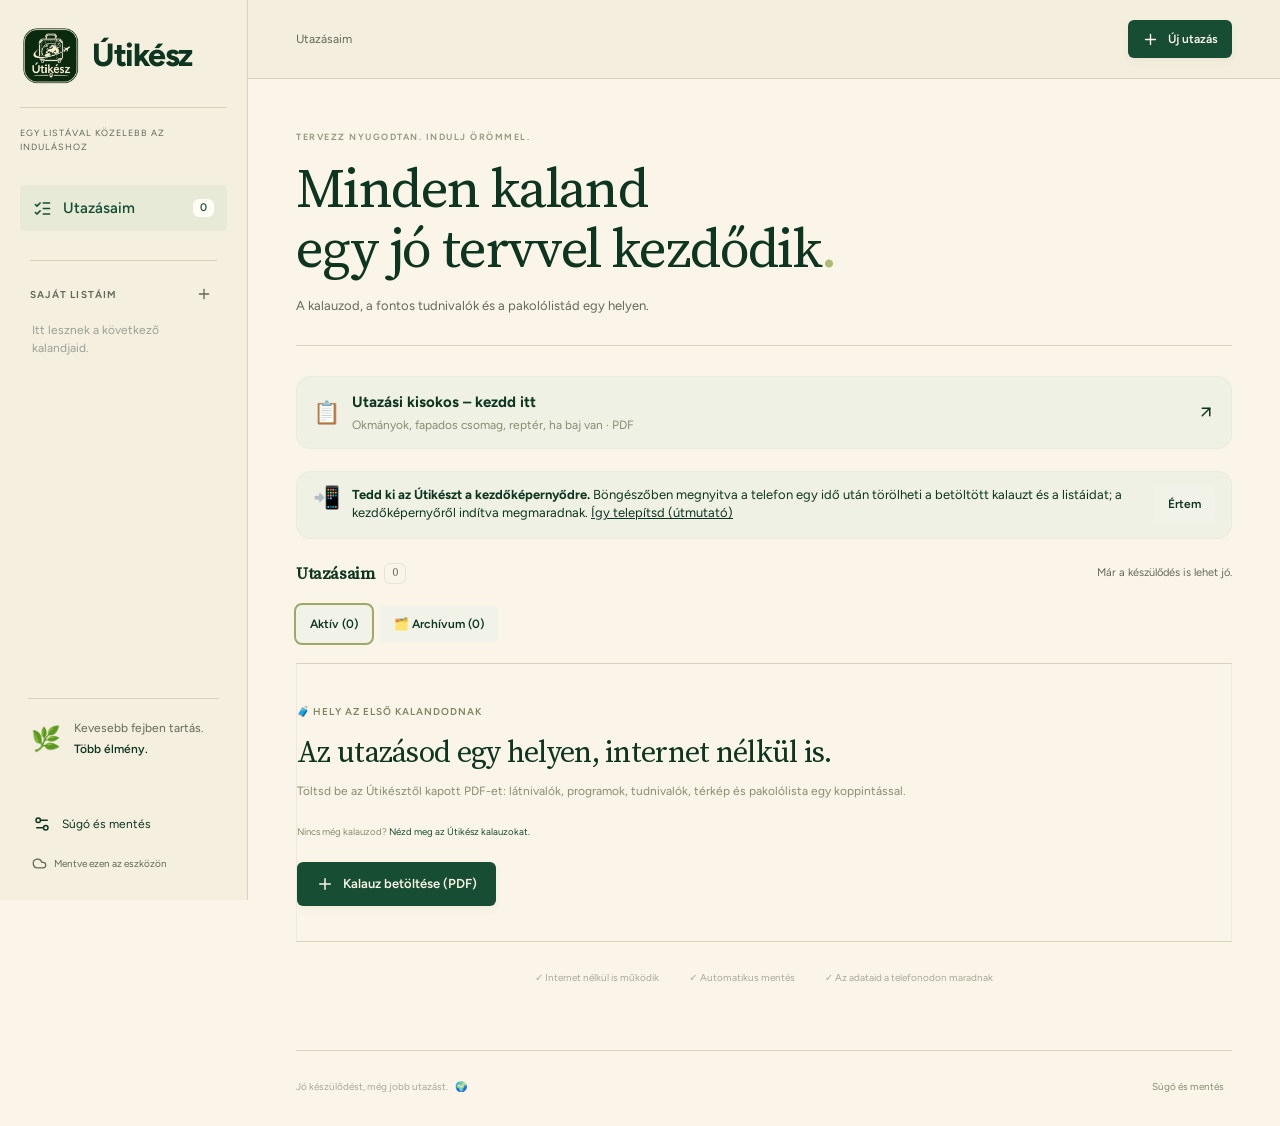
<file: index.html>
<!doctype html>
<html lang="hu" data-theme="light">
  <head>
    <meta charset="utf-8" />
    <meta
      name="viewport"
      content="width=device-width, initial-scale=1, viewport-fit=cover"
    />
    <title>Útikész</title>
    <meta
      name="description"
      content="Útikész kalauzok és útitervek a telefonodon: látnivalók, térkép, tudnivalók és pakolólista, internet nélkül is."
    />
    <meta
      name="theme-color"
      content="#fbf5e9"
      media="(prefers-color-scheme: light)"
    />
    <meta
      name="theme-color"
      content="#17251d"
      media="(prefers-color-scheme: dark)"
    />
    <meta name="apple-mobile-web-app-capable" content="yes" />
    <meta name="mobile-web-app-capable" content="yes" />
    <meta name="apple-mobile-web-app-title" content="Útikész" />
    <meta name="apple-mobile-web-app-status-bar-style" content="default" />
    <link rel="manifest" href="./manifest.webmanifest" />
    <link rel="icon" href="./brand-logo.png" type="image/png" />
    <link rel="apple-touch-icon" href="./apple-touch-icon-utikesz.png" />
    <script>
      // Resolve the saved choice before first paint; new users start in light mode.
      (() => {
        let theme = "light";
        try {
          const saved = localStorage.getItem("utikesz-theme");
          if (["light", "dark", "system"].includes(saved)) theme = saved;
        } catch {}
        if (theme === "system") delete document.documentElement.dataset.theme;
        else document.documentElement.dataset.theme = theme;
        const dark = theme === "dark" ||
          (theme === "system" && matchMedia("(prefers-color-scheme: dark)").matches);
        document.querySelectorAll('meta[name="theme-color"]').forEach(meta =>
          meta.setAttribute("content", dark ? "#17251d" : "#fbf5e9"));
      })();
    </script>
    <style>
      html,
      body {
        background: #fbf5e9;
        margin: 0;
      }
      .boot {
        padding: 48px 20px;
        text-align: center;
        color: #7b877f;
        font:
          15px/1.5 system-ui,
          sans-serif;
      }
      #boot-retry {
        padding: 12px 22px;
        border: 0;
        border-radius: 12px;
        background: #3c6650;
        color: #fff;
        font: 600 16px system-ui, sans-serif;
      }
      body { background: inherit; }
      html[data-theme="dark"] { background: #17251d; }
      html[data-theme="dark"] .boot { color: #a5ad9f; }
      @media (prefers-color-scheme: dark) {
        html:not([data-theme]) { background: #17251d; }
        html:not([data-theme]) .boot { color: #a5ad9f; }
      }
    </style>
    <script type="module" crossorigin src="./assets/index-CR60vc1l.js"></script>
    <link rel="modulepreload" crossorigin href="./assets/jsx-runtime-CB2SzCab.js">
    <link rel="modulepreload" crossorigin href="./assets/cover-picker-DEYVNtTz.js">
    <link rel="modulepreload" crossorigin href="./assets/brand-C8hTv1NW.js">
    <link rel="stylesheet" crossorigin href="./assets/cover-picker-DdhlK7qC.css">
    <link rel="stylesheet" crossorigin href="./assets/brand-CbuBaE_B.css">
    <link rel="stylesheet" crossorigin href="./assets/index-pVr8jCdS.css">
  </head>
  <body>
    <div id="app"><p class="boot">Útikész betöltése…</p></div>
    <script>
      // Safety net: if the app does not start (e.g. a cached page points to
      // files the server no longer has), clear the offline copy and reload
      // once; after that, offer a button. Saved trips are not touched.
      (function () {
        var KEY = "utikesz-boot-retry";
        function booted() {
          var app = document.getElementById("app");
          return app && !app.querySelector(".boot");
        }
        function clearOffline() {
          var jobs = [];
          if (window.caches)
            jobs.push(
              caches.keys().then(function (keys) {
                return Promise.all(
                  keys
                    .filter(function (k) {
                      return k !== "utikesz-tiles";
                    })
                    .map(function (k) {
                      return caches.delete(k);
                    }),
                );
              }),
            );
          if (navigator.serviceWorker)
            jobs.push(
              navigator.serviceWorker.getRegistrations().then(function (rs) {
                return Promise.all(
                  rs.map(function (r) {
                    return r.unregister();
                  }),
                );
              }),
            );
          return Promise.all(jobs).catch(function () {});
        }
        function rescue() {
          if (booted()) return;
          var tried = "";
          try {
            tried = sessionStorage.getItem(KEY) || "";
          } catch (e) {}
          if (!tried) {
            try {
              sessionStorage.setItem(KEY, "1");
            } catch (e) {}
            clearOffline().then(function () {
              location.reload();
            });
            return;
          }
          var app = document.getElementById("app");
          app.innerHTML =
            '<p class="boot">Az Útikész nem indult el.<br>Az adataid megvannak.<br><br><button id="boot-retry">Újraindítás</button></p>';
          document.getElementById("boot-retry").onclick = function () {
            clearOffline().then(function () {
              location.reload();
            });
          };
        }
        window.addEventListener(
          "error",
          function (e) {
            var t = e.target;
            if (t && (t.tagName === "SCRIPT" || t.tagName === "LINK"))
              setTimeout(rescue, 1500);
          },
          true,
        );
        setTimeout(rescue, 8000);
        setTimeout(function () {
          if (booted())
            try {
              sessionStorage.removeItem(KEY);
            } catch (e) {}
        }, 9000);
      })();
    </script>
  </body>
</html>
</file>
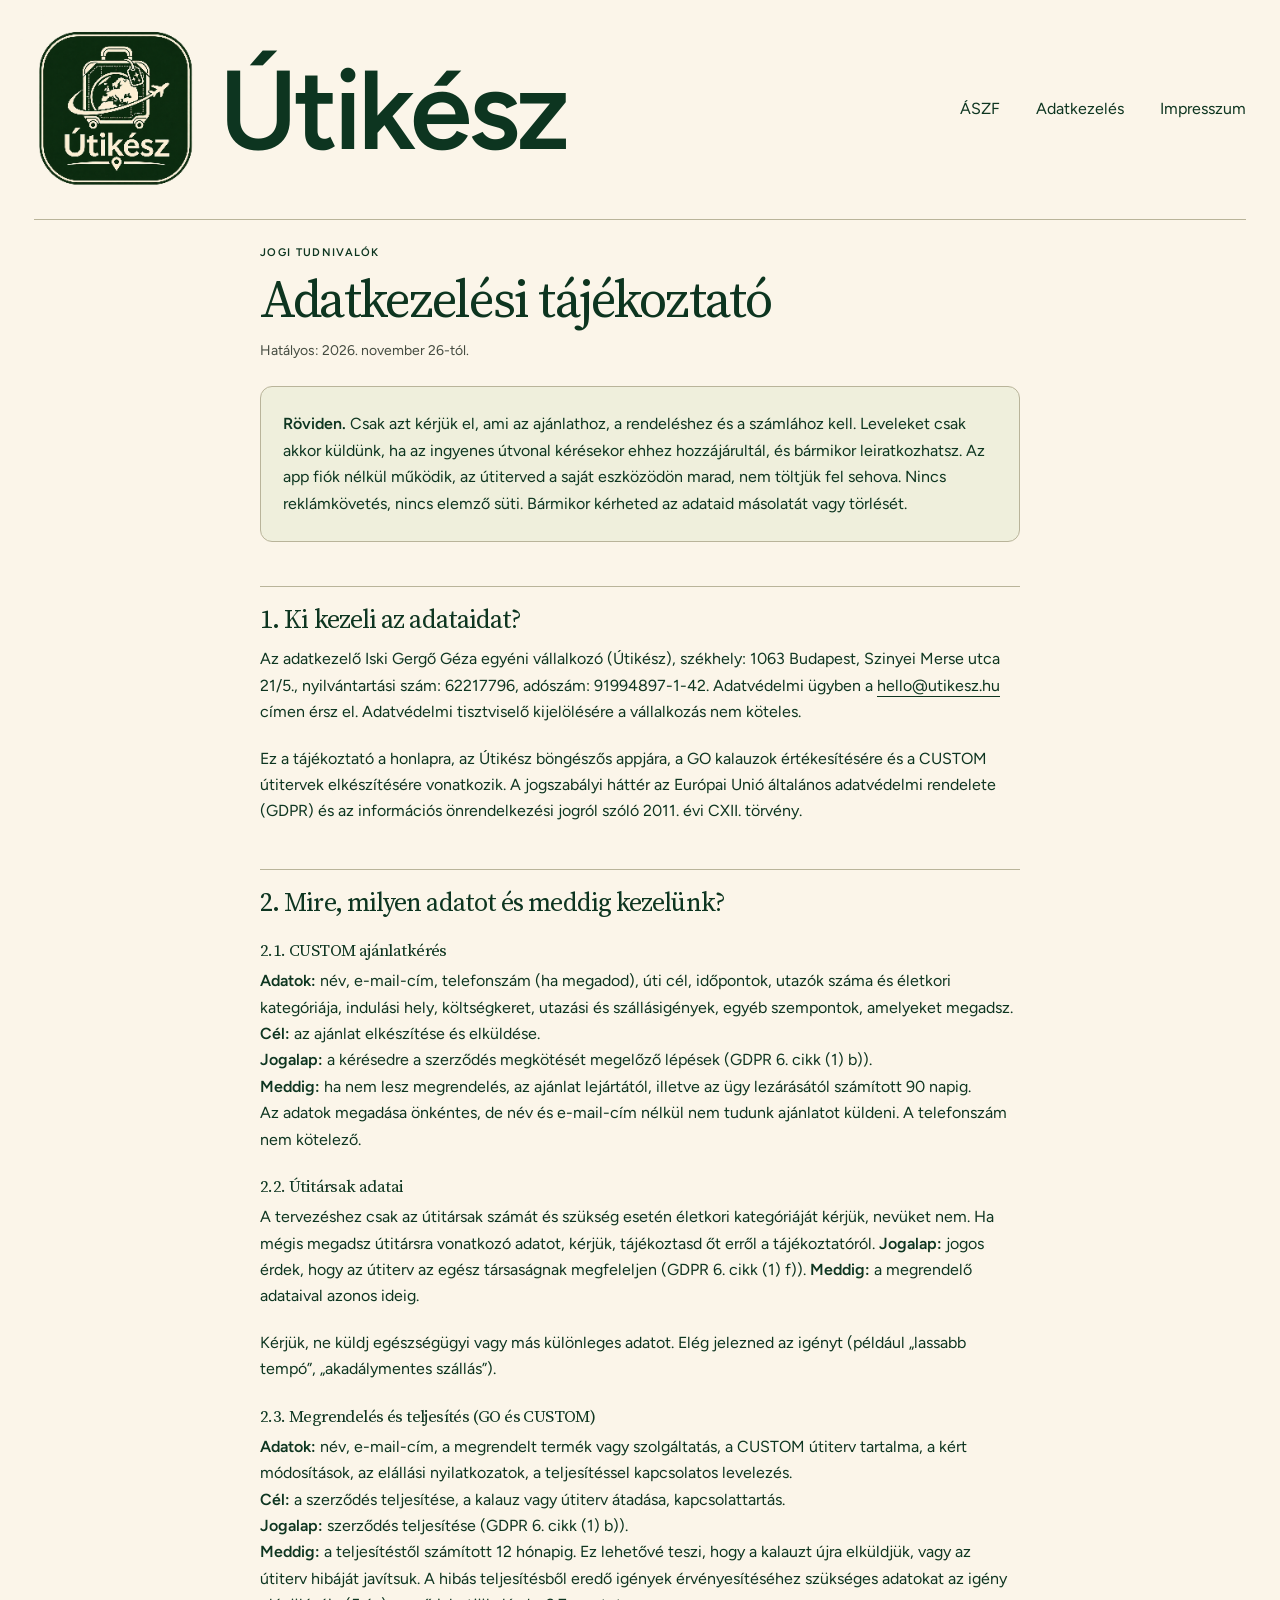
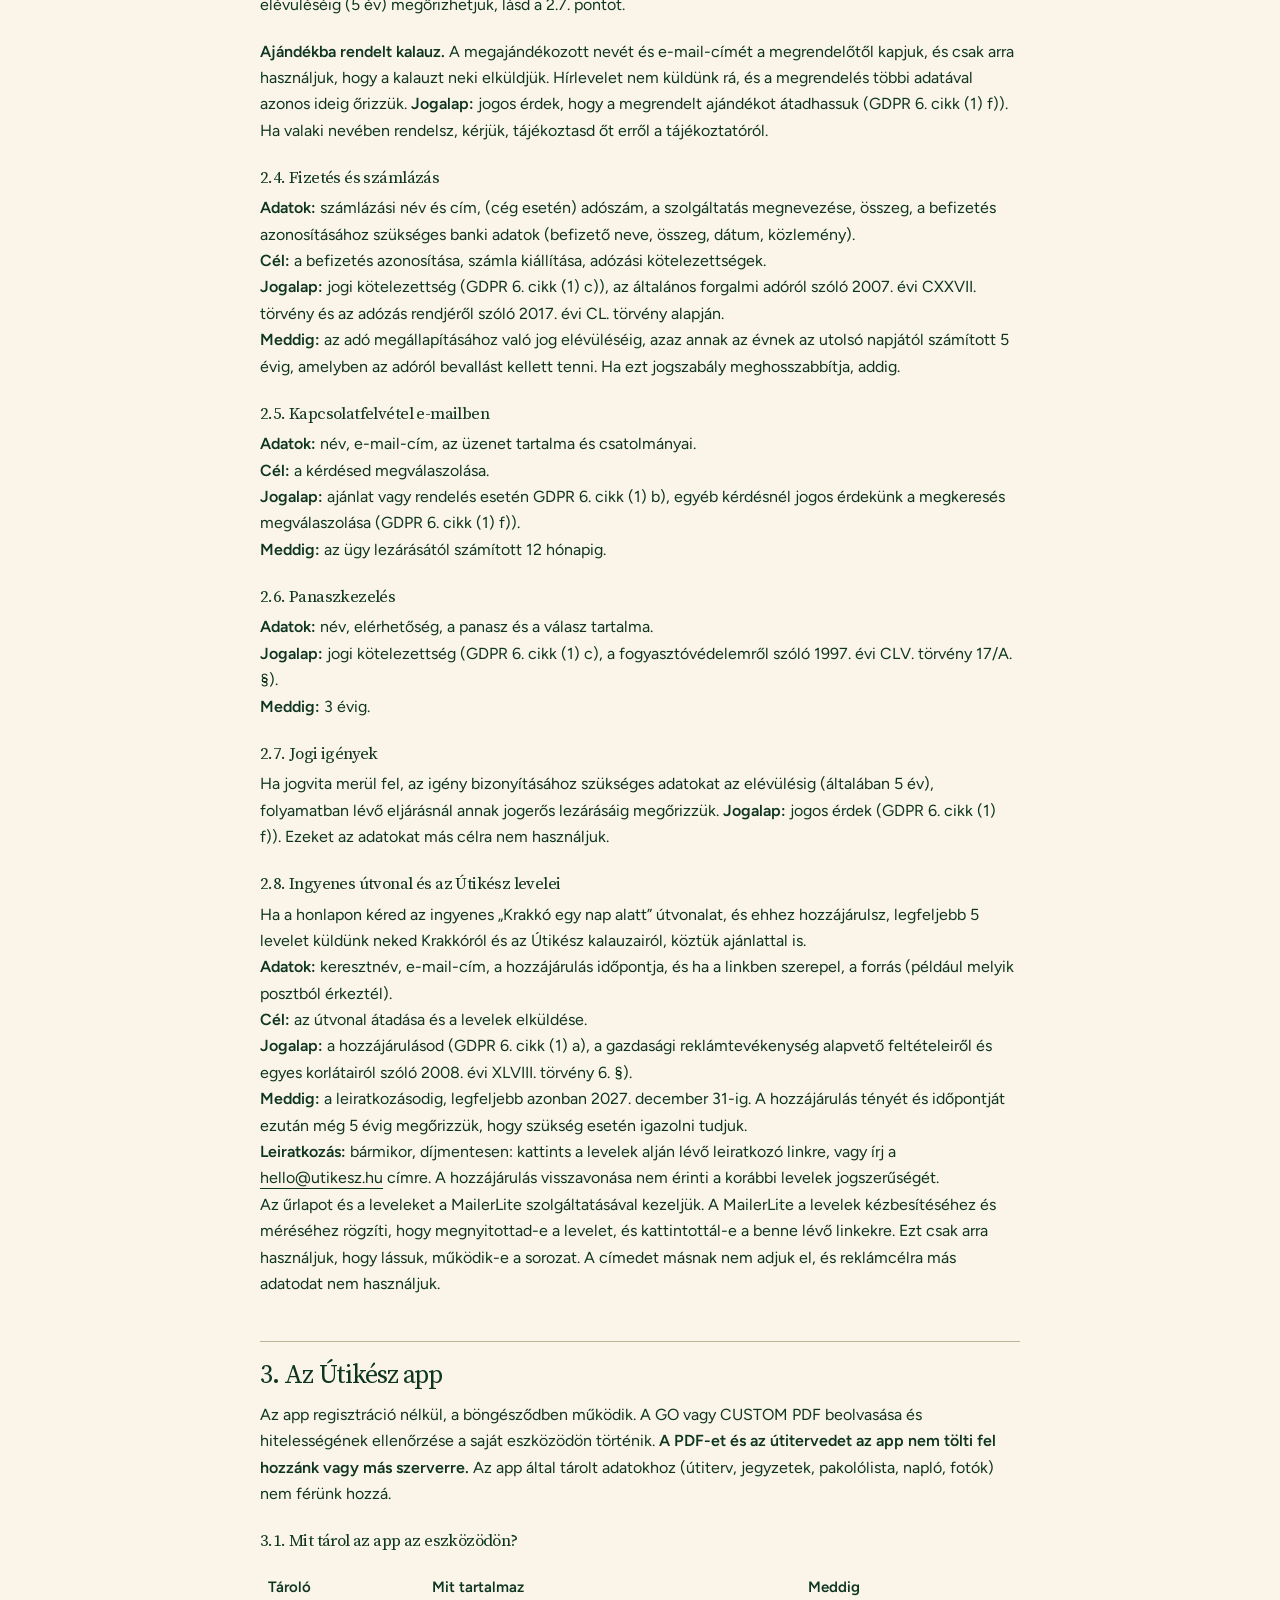
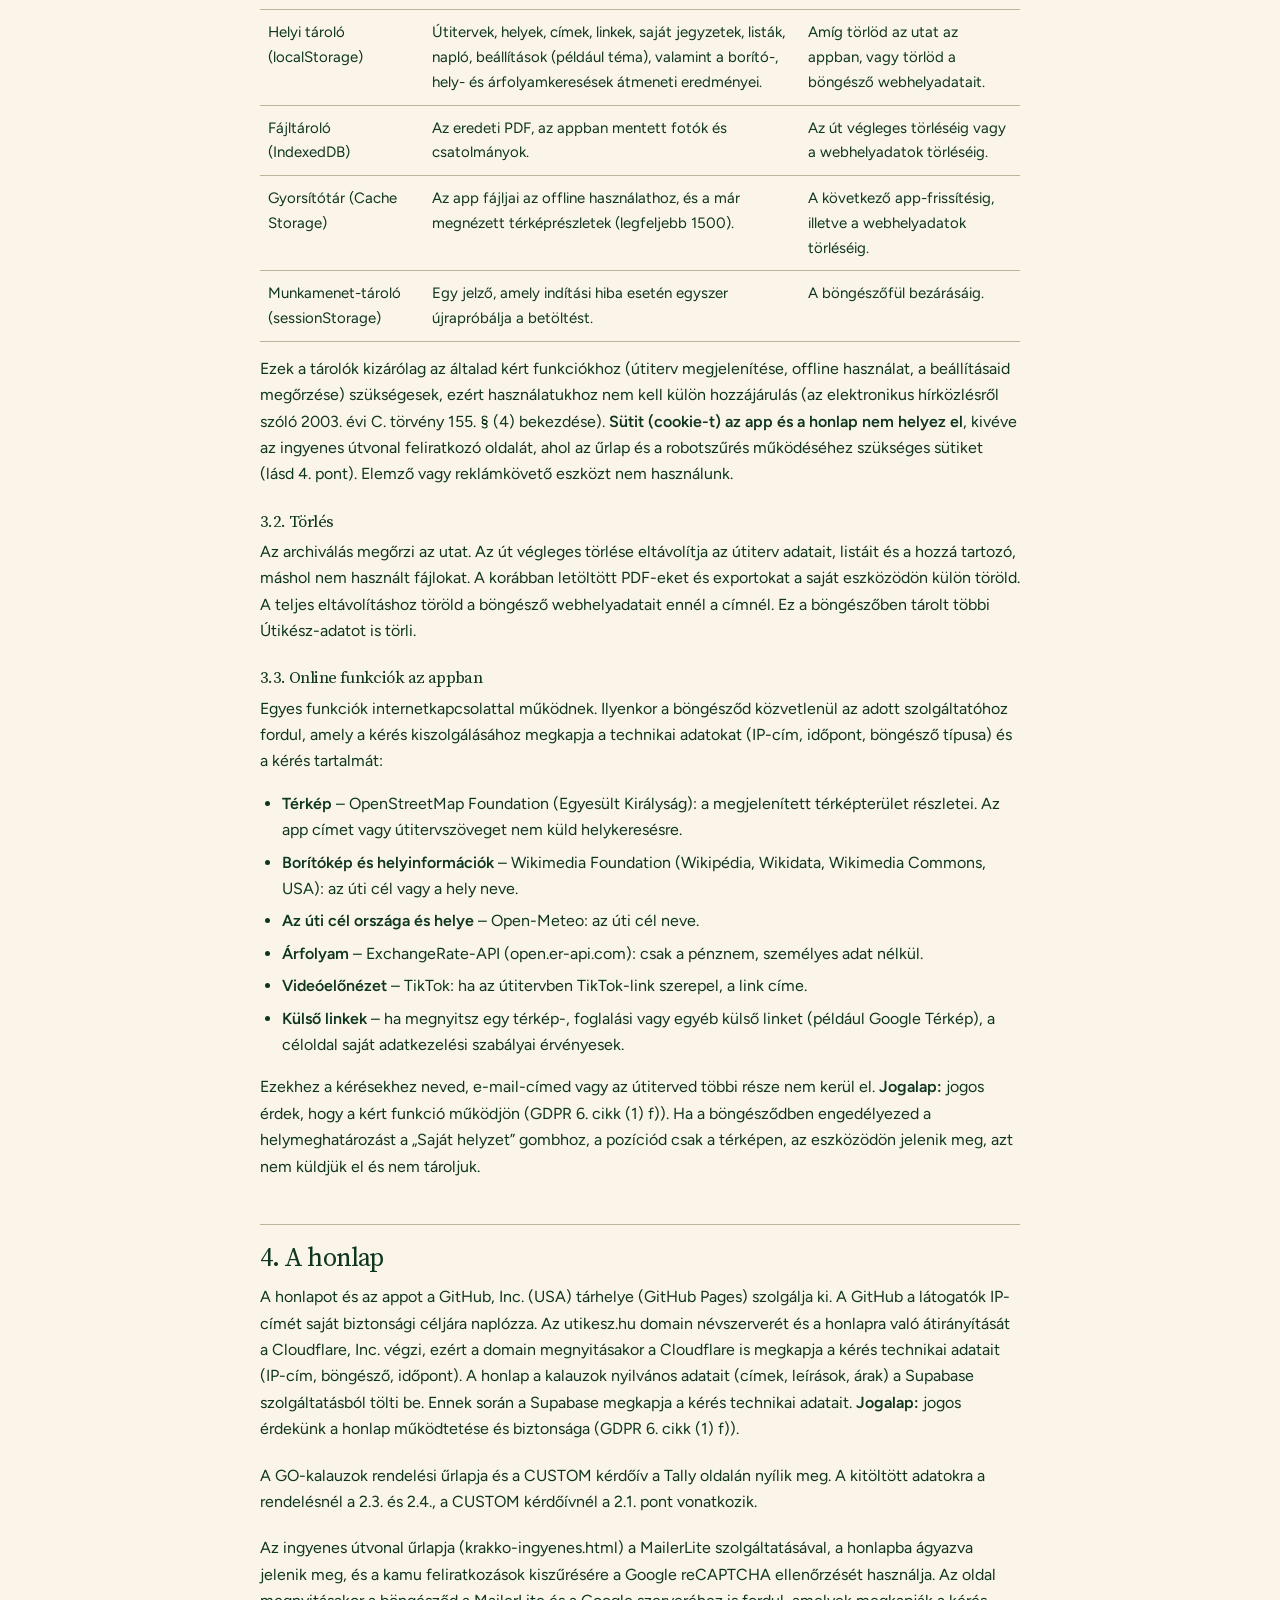
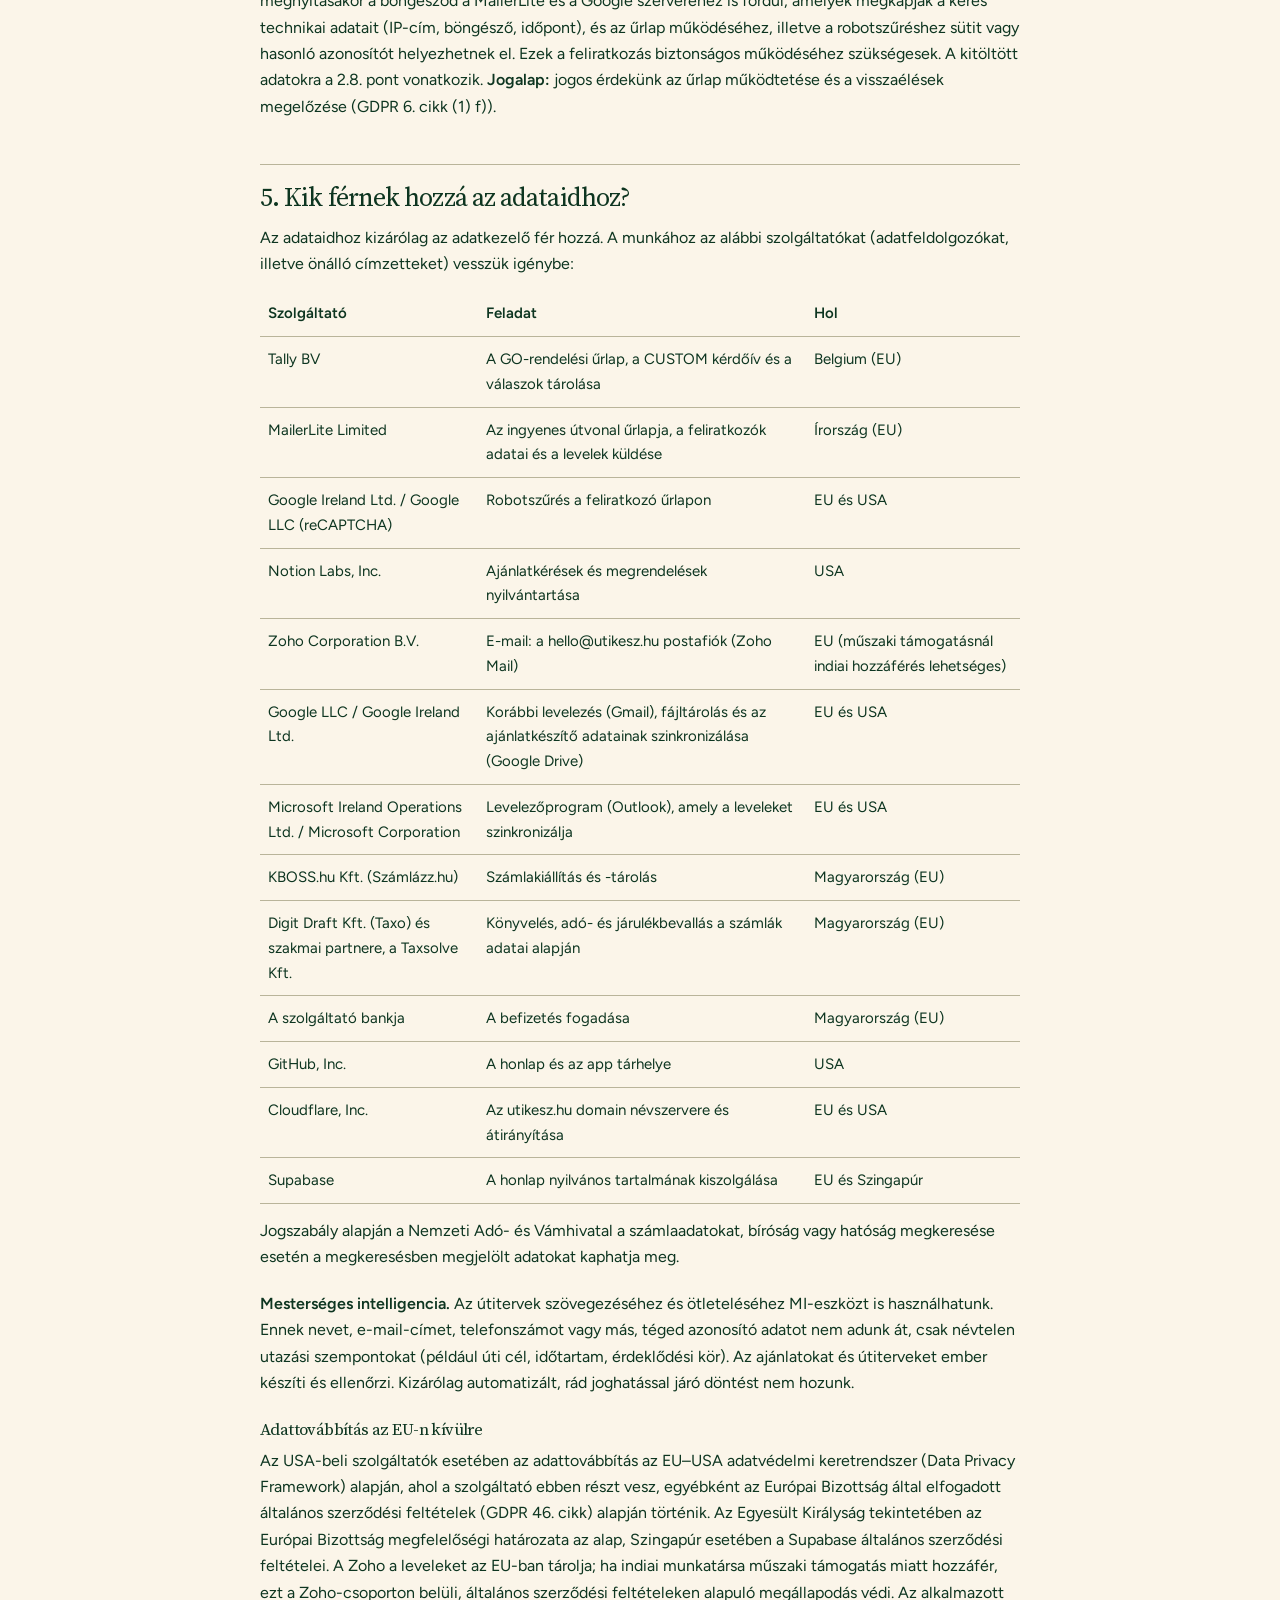
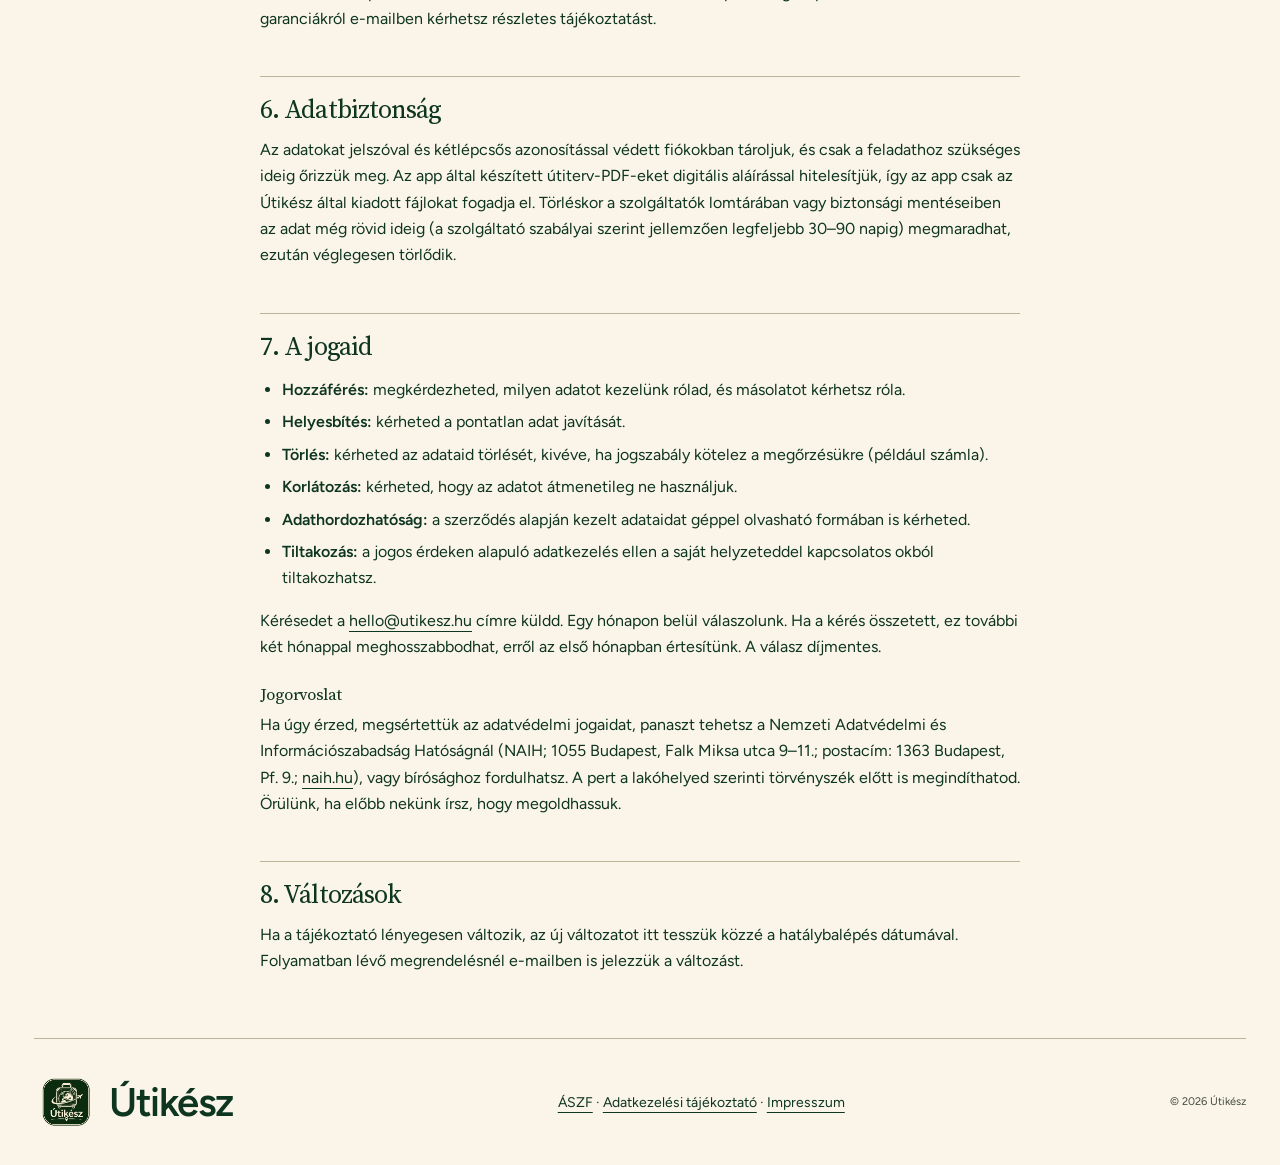
<file: adatvedelem.html>
<!doctype html>
<html lang="hu">
<head>
<meta charset="utf-8">
<meta name="viewport" content="width=device-width,initial-scale=1">
<meta name="theme-color" content="#173f35">
<title>Adatkezelési tájékoztató – Útikész</title>
<link rel="icon" href="./site-utikesz-logo.png">
<link rel="stylesheet" href="./site.css">
<link rel="stylesheet" href="./legal.css">
</head>
<body>
<header class="header wrap"><a class="brand" href="./honlap.html" aria-label="Útikész kezdőlap"><img src="./site-utikesz-logo.png" alt=""><span>Útikész</span></a><nav aria-label="Jogi oldalak"><a href="./aszf.html">ÁSZF</a><a href="./adatvedelem.html" aria-current="page">Adatkezelés</a><a href="./impresszum.html">Impresszum</a></nav></header>
<main class="wrap legal">
<p class="edition">JOGI TUDNIVALÓK</p>
<h1>Adatkezelési tájékoztató</h1>
<p class="legal-meta">Hatályos: 2026. november 26-tól.</p>

<div class="legal-box">
<p><strong>Röviden.</strong> Csak azt kérjük el, ami az ajánlathoz, a rendeléshez és a számlához kell. Leveleket csak akkor küldünk, ha az ingyenes útvonal kérésekor ehhez hozzájárultál, és bármikor leiratkozhatsz. Az app fiók nélkül működik, az útiterved a saját eszközödön marad, nem töltjük fel sehova. Nincs reklámkövetés, nincs elemző süti. Bármikor kérheted az adataid másolatát vagy törlését.</p>
</div>

<section>
<h2>1. Ki kezeli az adataidat?</h2>
<p>Az adatkezelő Iski Gergő Géza egyéni vállalkozó (Útikész), székhely: 1063 Budapest, Szinyei Merse utca 21/5., nyilvántartási szám: 62217796, adószám: 91994897-1-42. Adatvédelmi ügyben a <a href="mailto:hello@utikesz.hu">hello@utikesz.hu</a> címen érsz el. Adatvédelmi tisztviselő kijelölésére a vállalkozás nem köteles.</p>
<p>Ez a tájékoztató a honlapra, az Útikész böngészős appjára, a GO kalauzok értékesítésére és a CUSTOM útitervek elkészítésére vonatkozik. A jogszabályi háttér az Európai Unió általános adatvédelmi rendelete (GDPR) és az információs önrendelkezési jogról szóló 2011. évi CXII. törvény.</p>
</section>

<section>
<h2>2. Mire, milyen adatot és meddig kezelünk?</h2>

<h3>2.1. CUSTOM ajánlatkérés</h3>
<p><strong>Adatok:</strong> név, e-mail-cím, telefonszám (ha megadod), úti cél, időpontok, utazók száma és életkori kategóriája, indulási hely, költségkeret, utazási és szállásigények, egyéb szempontok, amelyeket megadsz.<br>
<strong>Cél:</strong> az ajánlat elkészítése és elküldése.<br>
<strong>Jogalap:</strong> a kérésedre a szerződés megkötését megelőző lépések (GDPR 6. cikk (1) b)).<br>
<strong>Meddig:</strong> ha nem lesz megrendelés, az ajánlat lejártától, illetve az ügy lezárásától számított 90 napig.<br>
Az adatok megadása önkéntes, de név és e-mail-cím nélkül nem tudunk ajánlatot küldeni. A telefonszám nem kötelező.</p>

<h3>2.2. Útitársak adatai</h3>
<p>A tervezéshez csak az útitársak számát és szükség esetén életkori kategóriáját kérjük, nevüket nem. Ha mégis megadsz útitársra vonatkozó adatot, kérjük, tájékoztasd őt erről a tájékoztatóról. <strong>Jogalap:</strong> jogos érdek, hogy az útiterv az egész társaságnak megfeleljen (GDPR 6. cikk (1) f)). <strong>Meddig:</strong> a megrendelő adataival azonos ideig.</p>
<p>Kérjük, ne küldj egészségügyi vagy más különleges adatot. Elég jelezned az igényt (például „lassabb tempó”, „akadálymentes szállás”).</p>

<h3>2.3. Megrendelés és teljesítés (GO és CUSTOM)</h3>
<p><strong>Adatok:</strong> név, e-mail-cím, a megrendelt termék vagy szolgáltatás, a CUSTOM útiterv tartalma, a kért módosítások, az elállási nyilatkozatok, a teljesítéssel kapcsolatos levelezés.<br>
<strong>Cél:</strong> a szerződés teljesítése, a kalauz vagy útiterv átadása, kapcsolattartás.<br>
<strong>Jogalap:</strong> szerződés teljesítése (GDPR 6. cikk (1) b)).<br>
<strong>Meddig:</strong> a teljesítéstől számított 12 hónapig. Ez lehetővé teszi, hogy a kalauzt újra elküldjük, vagy az útiterv hibáját javítsuk. A hibás teljesítésből eredő igények érvényesítéséhez szükséges adatokat az igény elévüléséig (5 év) megőrizhetjük, lásd a 2.7. pontot.</p>
<p><strong>Ajándékba rendelt kalauz.</strong> A megajándékozott nevét és e-mail-címét a megrendelőtől kapjuk, és csak arra használjuk, hogy a kalauzt neki elküldjük. Hírlevelet nem küldünk rá, és a megrendelés többi adatával azonos ideig őrizzük. <strong>Jogalap:</strong> jogos érdek, hogy a megrendelt ajándékot átadhassuk (GDPR 6. cikk (1) f)). Ha valaki nevében rendelsz, kérjük, tájékoztasd őt erről a tájékoztatóról.</p>

<h3>2.4. Fizetés és számlázás</h3>
<p><strong>Adatok:</strong> számlázási név és cím, (cég esetén) adószám, a szolgáltatás megnevezése, összeg, a befizetés azonosításához szükséges banki adatok (befizető neve, összeg, dátum, közlemény).<br>
<strong>Cél:</strong> a befizetés azonosítása, számla kiállítása, adózási kötelezettségek.<br>
<strong>Jogalap:</strong> jogi kötelezettség (GDPR 6. cikk (1) c)), az általános forgalmi adóról szóló 2007. évi CXXVII. törvény és az adózás rendjéről szóló 2017. évi CL. törvény alapján.<br>
<strong>Meddig:</strong> az adó megállapításához való jog elévüléséig, azaz annak az évnek az utolsó napjától számított 5 évig, amelyben az adóról bevallást kellett tenni. Ha ezt jogszabály meghosszabbítja, addig.</p>

<h3>2.5. Kapcsolatfelvétel e-mailben</h3>
<p><strong>Adatok:</strong> név, e-mail-cím, az üzenet tartalma és csatolmányai.<br>
<strong>Cél:</strong> a kérdésed megválaszolása.<br>
<strong>Jogalap:</strong> ajánlat vagy rendelés esetén GDPR 6. cikk (1) b), egyéb kérdésnél jogos érdekünk a megkeresés megválaszolása (GDPR 6. cikk (1) f)).<br>
<strong>Meddig:</strong> az ügy lezárásától számított 12 hónapig.</p>

<h3>2.6. Panaszkezelés</h3>
<p><strong>Adatok:</strong> név, elérhetőség, a panasz és a válasz tartalma.<br>
<strong>Jogalap:</strong> jogi kötelezettség (GDPR 6. cikk (1) c), a fogyasztóvédelemről szóló 1997. évi CLV. törvény 17/A. §).<br>
<strong>Meddig:</strong> 3 évig.</p>

<h3>2.7. Jogi igények</h3>
<p>Ha jogvita merül fel, az igény bizonyításához szükséges adatokat az elévülésig (általában 5 év), folyamatban lévő eljárásnál annak jogerős lezárásáig megőrizzük. <strong>Jogalap:</strong> jogos érdek (GDPR 6. cikk (1) f)). Ezeket az adatokat más célra nem használjuk.</p>

<h3>2.8. Ingyenes útvonal és az Útikész levelei</h3>
<p>Ha a honlapon kéred az ingyenes „Krakkó egy nap alatt” útvonalat, és ehhez hozzájárulsz, legfeljebb 5 levelet küldünk neked Krakkóról és az Útikész kalauzairól, köztük ajánlattal is.<br>
<strong>Adatok:</strong> keresztnév, e-mail-cím, a hozzájárulás időpontja, és ha a linkben szerepel, a forrás (például melyik posztból érkeztél).<br>
<strong>Cél:</strong> az útvonal átadása és a levelek elküldése.<br>
<strong>Jogalap:</strong> a hozzájárulásod (GDPR 6. cikk (1) a), a gazdasági reklámtevékenység alapvető feltételeiről és egyes korlátairól szóló 2008. évi XLVIII. törvény 6. §).<br>
<strong>Meddig:</strong> a leiratkozásodig, legfeljebb azonban 2027. december 31-ig. A hozzájárulás tényét és időpontját ezután még 5 évig megőrizzük, hogy szükség esetén igazolni tudjuk.<br>
<strong>Leiratkozás:</strong> bármikor, díjmentesen: kattints a levelek alján lévő leiratkozó linkre, vagy írj a <a href="mailto:hello@utikesz.hu">hello@utikesz.hu</a> címre. A hozzájárulás visszavonása nem érinti a korábbi levelek jogszerűségét.<br>
Az űrlapot és a leveleket a MailerLite szolgáltatásával kezeljük. A MailerLite a levelek kézbesítéséhez és méréséhez rögzíti, hogy megnyitottad-e a levelet, és kattintottál-e a benne lévő linkekre. Ezt csak arra használjuk, hogy lássuk, működik-e a sorozat. A címedet másnak nem adjuk el, és reklámcélra más adatodat nem használjuk.</p>
</section>

<section>
<h2>3. Az Útikész app</h2>
<p>Az app regisztráció nélkül, a böngésződben működik. A GO vagy CUSTOM PDF beolvasása és hitelességének ellenőrzése a saját eszközödön történik. <strong>A PDF-et és az útitervedet az app nem tölti fel hozzánk vagy más szerverre.</strong> Az app által tárolt adatokhoz (útiterv, jegyzetek, pakolólista, napló, fotók) nem férünk hozzá.</p>
<h3>3.1. Mit tárol az app az eszközödön?</h3>
<table class="legal-table">
<thead><tr><th>Tároló</th><th>Mit tartalmaz</th><th>Meddig</th></tr></thead>
<tbody>
<tr><td>Helyi tároló (localStorage)</td><td>Útitervek, helyek, címek, linkek, saját jegyzetek, listák, napló, beállítások (például téma), valamint a borító-, hely- és árfolyamkeresések átmeneti eredményei.</td><td>Amíg törlöd az utat az appban, vagy törlöd a böngésző webhelyadatait.</td></tr>
<tr><td>Fájltároló (IndexedDB)</td><td>Az eredeti PDF, az appban mentett fotók és csatolmányok.</td><td>Az út végleges törléséig vagy a webhelyadatok törléséig.</td></tr>
<tr><td>Gyorsítótár (Cache Storage)</td><td>Az app fájljai az offline használathoz, és a már megnézett térképrészletek (legfeljebb 1500).</td><td>A következő app-frissítésig, illetve a webhelyadatok törléséig.</td></tr>
<tr><td>Munkamenet-tároló (sessionStorage)</td><td>Egy jelző, amely indítási hiba esetén egyszer újrapróbálja a betöltést.</td><td>A böngészőfül bezárásáig.</td></tr>
</tbody>
</table>
<p>Ezek a tárolók kizárólag az általad kért funkciókhoz (útiterv megjelenítése, offline használat, a beállításaid megőrzése) szükségesek, ezért használatukhoz nem kell külön hozzájárulás (az elektronikus hírközlésről szóló 2003. évi C. törvény 155. § (4) bekezdése). <strong>Sütit (cookie-t) az app és a honlap nem helyez el</strong>, kivéve az ingyenes útvonal feliratkozó oldalát, ahol az űrlap és a robotszűrés működéséhez szükséges sütiket (lásd 4. pont). Elemző vagy reklámkövető eszközt nem használunk.</p>
<h3>3.2. Törlés</h3>
<p>Az archiválás megőrzi az utat. Az út végleges törlése eltávolítja az útiterv adatait, listáit és a hozzá tartozó, máshol nem használt fájlokat. A korábban letöltött PDF-eket és exportokat a saját eszközödön külön töröld. A teljes eltávolításhoz töröld a böngésző webhelyadatait ennél a címnél. Ez a böngészőben tárolt többi Útikész-adatot is törli.</p>
<h3>3.3. Online funkciók az appban</h3>
<p>Egyes funkciók internetkapcsolattal működnek. Ilyenkor a böngésződ közvetlenül az adott szolgáltatóhoz fordul, amely a kérés kiszolgálásához megkapja a technikai adatokat (IP-cím, időpont, böngésző típusa) és a kérés tartalmát:</p>
<ul>
<li><strong>Térkép</strong> – OpenStreetMap Foundation (Egyesült Királyság): a megjelenített térképterület részletei. Az app címet vagy útitervszöveget nem küld helykeresésre.</li>
<li><strong>Borítókép és helyinformációk</strong> – Wikimedia Foundation (Wikipédia, Wikidata, Wikimedia Commons, USA): az úti cél vagy a hely neve.</li>
<li><strong>Az úti cél országa és helye</strong> – Open-Meteo: az úti cél neve.</li>
<li><strong>Árfolyam</strong> – ExchangeRate-API (open.er-api.com): csak a pénznem, személyes adat nélkül.</li>
<li><strong>Videóelőnézet</strong> – TikTok: ha az útitervben TikTok-link szerepel, a link címe.</li>
<li><strong>Külső linkek</strong> – ha megnyitsz egy térkép-, foglalási vagy egyéb külső linket (például Google Térkép), a céloldal saját adatkezelési szabályai érvényesek.</li>
</ul>
<p>Ezekhez a kérésekhez neved, e-mail-címed vagy az útiterved többi része nem kerül el. <strong>Jogalap:</strong> jogos érdek, hogy a kért funkció működjön (GDPR 6. cikk (1) f)). Ha a böngésződben engedélyezed a helymeghatározást a „Saját helyzet” gombhoz, a pozíciód csak a térképen, az eszközödön jelenik meg, azt nem küldjük el és nem tároljuk.</p>
</section>

<section>
<h2>4. A honlap</h2>
<p>A honlapot és az appot a GitHub, Inc. (USA) tárhelye (GitHub Pages) szolgálja ki. A GitHub a látogatók IP-címét saját biztonsági céljára naplózza. Az utikesz.hu domain névszerverét és a honlapra való átirányítását a Cloudflare, Inc. végzi, ezért a domain megnyitásakor a Cloudflare is megkapja a kérés technikai adatait (IP-cím, böngésző, időpont). A honlap a kalauzok nyilvános adatait (címek, leírások, árak) a Supabase szolgáltatásból tölti be. Ennek során a Supabase megkapja a kérés technikai adatait. <strong>Jogalap:</strong> jogos érdekünk a honlap működtetése és biztonsága (GDPR 6. cikk (1) f)).</p>
<p>A GO-kalauzok rendelési űrlapja és a CUSTOM kérdőív a Tally oldalán nyílik meg. A kitöltött adatokra a rendelésnél a 2.3. és 2.4., a CUSTOM kérdőívnél a 2.1. pont vonatkozik.</p>
<p>Az ingyenes útvonal űrlapja (krakko-ingyenes.html) a MailerLite szolgáltatásával, a honlapba ágyazva jelenik meg, és a kamu feliratkozások kiszűrésére a Google reCAPTCHA ellenőrzését használja. Az oldal megnyitásakor a böngésződ a MailerLite és a Google szerveréhez is fordul, amelyek megkapják a kérés technikai adatait (IP-cím, böngésző, időpont), és az űrlap működéséhez, illetve a robotszűréshez sütit vagy hasonló azonosítót helyezhetnek el. Ezek a feliratkozás biztonságos működéséhez szükségesek. A kitöltött adatokra a 2.8. pont vonatkozik. <strong>Jogalap:</strong> jogos érdekünk az űrlap működtetése és a visszaélések megelőzése (GDPR 6. cikk (1) f)).</p>
</section>

<section>
<h2>5. Kik férnek hozzá az adataidhoz?</h2>
<p>Az adataidhoz kizárólag az adatkezelő fér hozzá. A munkához az alábbi szolgáltatókat (adatfeldolgozókat, illetve önálló címzetteket) vesszük igénybe:</p>
<table class="legal-table">
<thead><tr><th>Szolgáltató</th><th>Feladat</th><th>Hol</th></tr></thead>
<tbody>
<tr><td>Tally BV</td><td>A GO-rendelési űrlap, a CUSTOM kérdőív és a válaszok tárolása</td><td>Belgium (EU)</td></tr>
<tr><td>MailerLite Limited</td><td>Az ingyenes útvonal űrlapja, a feliratkozók adatai és a levelek küldése</td><td>Írország (EU)</td></tr>
<tr><td>Google Ireland Ltd. / Google LLC (reCAPTCHA)</td><td>Robotszűrés a feliratkozó űrlapon</td><td>EU és USA</td></tr>
<tr><td>Notion Labs, Inc.</td><td>Ajánlatkérések és megrendelések nyilvántartása</td><td>USA</td></tr>
<tr><td>Zoho Corporation B.V.</td><td>E-mail: a hello@utikesz.hu postafiók (Zoho Mail)</td><td>EU (műszaki támogatásnál indiai hozzáférés lehetséges)</td></tr>
<tr><td>Google LLC / Google Ireland Ltd.</td><td>Korábbi levelezés (Gmail), fájltárolás és az ajánlatkészítő adatainak szinkronizálása (Google Drive)</td><td>EU és USA</td></tr>
<tr><td>Microsoft Ireland Operations Ltd. / Microsoft Corporation</td><td>Levelezőprogram (Outlook), amely a leveleket szinkronizálja</td><td>EU és USA</td></tr>
<tr><td>KBOSS.hu Kft. (Számlázz.hu)</td><td>Számlakiállítás és -tárolás</td><td>Magyarország (EU)</td></tr>
<tr><td>Digit Draft Kft. (Taxo) és szakmai partnere, a Taxsolve Kft.</td><td>Könyvelés, adó- és járulékbevallás a számlák adatai alapján</td><td>Magyarország (EU)</td></tr>
<tr><td>A szolgáltató bankja</td><td>A befizetés fogadása</td><td>Magyarország (EU)</td></tr>
<tr><td>GitHub, Inc.</td><td>A honlap és az app tárhelye</td><td>USA</td></tr>
<tr><td>Cloudflare, Inc.</td><td>Az utikesz.hu domain névszervere és átirányítása</td><td>EU és USA</td></tr>
<tr><td>Supabase</td><td>A honlap nyilvános tartalmának kiszolgálása</td><td>EU és Szingapúr</td></tr>
</tbody>
</table>
<p>Jogszabály alapján a Nemzeti Adó- és Vámhivatal a számlaadatokat, bíróság vagy hatóság megkeresése esetén a megkeresésben megjelölt adatokat kaphatja meg.</p>
<p><strong>Mesterséges intelligencia.</strong> Az útitervek szövegezéséhez és ötleteléséhez MI-eszközt is használhatunk. Ennek nevet, e-mail-címet, telefonszámot vagy más, téged azonosító adatot nem adunk át, csak névtelen utazási szempontokat (például úti cél, időtartam, érdeklődési kör). Az ajánlatokat és útiterveket ember készíti és ellenőrzi. Kizárólag automatizált, rád joghatással járó döntést nem hozunk.</p>
<h3>Adattovábbítás az EU-n kívülre</h3>
<p>Az USA-beli szolgáltatók esetében az adattovábbítás az EU–USA adatvédelmi keretrendszer (Data Privacy Framework) alapján, ahol a szolgáltató ebben részt vesz, egyébként az Európai Bizottság által elfogadott általános szerződési feltételek (GDPR 46. cikk) alapján történik. Az Egyesült Királyság tekintetében az Európai Bizottság megfelelőségi határozata az alap, Szingapúr esetében a Supabase általános szerződési feltételei. A Zoho a leveleket az EU-ban tárolja; ha indiai munkatársa műszaki támogatás miatt hozzáfér, ezt a Zoho-csoporton belüli, általános szerződési feltételeken alapuló megállapodás védi. Az alkalmazott garanciákról e-mailben kérhetsz részletes tájékoztatást.</p>
</section>

<section>
<h2>6. Adatbiztonság</h2>
<p>Az adatokat jelszóval és kétlépcsős azonosítással védett fiókokban tároljuk, és csak a feladathoz szükséges ideig őrizzük meg. Az app által készített útiterv-PDF-eket digitális aláírással hitelesítjük, így az app csak az Útikész által kiadott fájlokat fogadja el. Törléskor a szolgáltatók lomtárában vagy biztonsági mentéseiben az adat még rövid ideig (a szolgáltató szabályai szerint jellemzően legfeljebb 30–90 napig) megmaradhat, ezután véglegesen törlődik.</p>
</section>

<section>
<h2>7. A jogaid</h2>
<ul>
<li><strong>Hozzáférés:</strong> megkérdezheted, milyen adatot kezelünk rólad, és másolatot kérhetsz róla.</li>
<li><strong>Helyesbítés:</strong> kérheted a pontatlan adat javítását.</li>
<li><strong>Törlés:</strong> kérheted az adataid törlését, kivéve, ha jogszabály kötelez a megőrzésükre (például számla).</li>
<li><strong>Korlátozás:</strong> kérheted, hogy az adatot átmenetileg ne használjuk.</li>
<li><strong>Adathordozhatóság:</strong> a szerződés alapján kezelt adataidat géppel olvasható formában is kérheted.</li>
<li><strong>Tiltakozás:</strong> a jogos érdeken alapuló adatkezelés ellen a saját helyzeteddel kapcsolatos okból tiltakozhatsz.</li>
</ul>
<p>Kérésedet a <a href="mailto:hello@utikesz.hu">hello@utikesz.hu</a> címre küldd. Egy hónapon belül válaszolunk. Ha a kérés összetett, ez további két hónappal meghosszabbodhat, erről az első hónapban értesítünk. A válasz díjmentes.</p>
<h3>Jogorvoslat</h3>
<p>Ha úgy érzed, megsértettük az adatvédelmi jogaidat, panaszt tehetsz a Nemzeti Adatvédelmi és Információszabadság Hatóságnál (NAIH; 1055 Budapest, Falk Miksa utca 9–11.; postacím: 1363 Budapest, Pf. 9.; <a href="https://www.naih.hu" target="_blank" rel="noopener">naih.hu</a>), vagy bírósághoz fordulhatsz. A pert a lakóhelyed szerinti törvényszék előtt is megindíthatod. Örülünk, ha előbb nekünk írsz, hogy megoldhassuk.</p>
</section>

<section>
<h2>8. Változások</h2>
<p>Ha a tájékoztató lényegesen változik, az új változatot itt tesszük közzé a hatálybalépés dátumával. Folyamatban lévő megrendelésnél e-mailben is jelezzük a változást.</p>
</section>
</main>
<footer class="wrap footer"><a class="brand" href="./honlap.html"><img src="./site-utikesz-logo.png" alt=""><span>Útikész</span></a><p class="legal-links"><a href="./aszf.html">ÁSZF</a> · <a href="./adatvedelem.html">Adatkezelési tájékoztató</a> · <a href="./impresszum.html">Impresszum</a></p><small>© 2026 Útikész</small></footer>
</body>
</html>
</file>
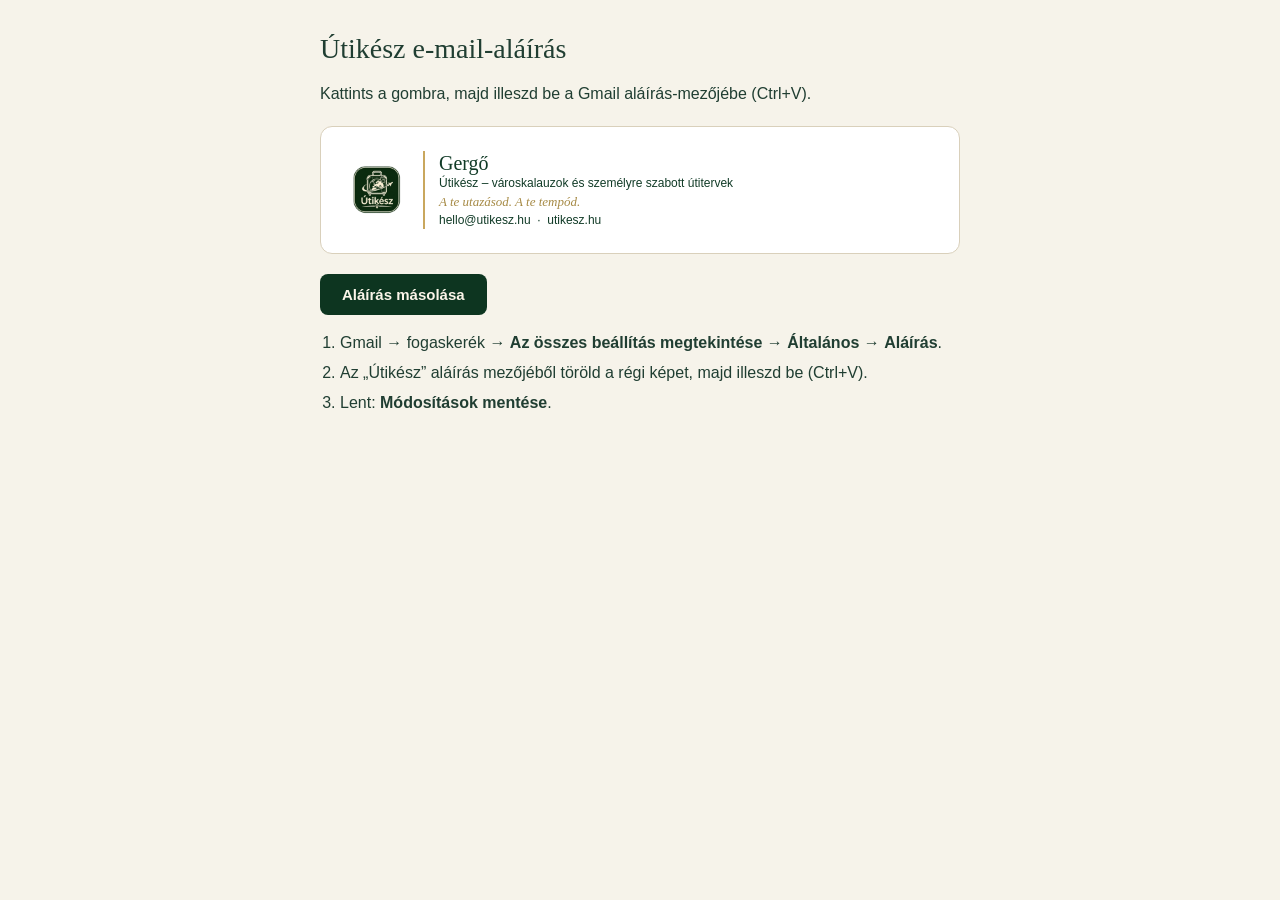
<file: alairas.html>
<!doctype html>
<html lang="hu">
<head>
<meta charset="utf-8">
<meta name="viewport" content="width=device-width, initial-scale=1">
<meta name="robots" content="noindex,nofollow">
<title>Útikész – e-mail-aláírás</title>
<link rel="icon" href="./brand-logo.png" type="image/png">
<style>
  body { margin:0; background:#f6f3ea; color:#203e32; font:16px/1.5 Arial, Helvetica, sans-serif; padding:32px 16px; }
  main { max-width:640px; margin:0 auto; }
  h1 { font:400 28px/1.2 Georgia, serif; margin:0 0 8px; }
  .box { background:#fff; border:1px solid #d9d0bb; border-radius:12px; padding:24px; margin:20px 0; }
  button { font:600 15px Arial, sans-serif; background:#0d3520; color:#fbf5e9; border:0; border-radius:8px; padding:12px 22px; cursor:pointer; }
  ol { padding-left:20px; } li { margin:6px 0; }
  .ok { color:#1d7a46; font-weight:600; margin-left:12px; }
</style>
</head>
<body>
<main>
  <h1>Útikész e-mail-aláírás</h1>
  <p>Kattints a gombra, majd illeszd be a Gmail aláírás-mezőjébe (Ctrl+V).</p>

  <div class="box" id="alairas"><table cellpadding="0" cellspacing="0" border="0" style="border-collapse:collapse;font-family:Arial,Helvetica,sans-serif;color:#113b27;">
<tr>
<td style="padding:0 14px 0 0;vertical-align:middle;"><img src="https://greativo13.github.io/utikesz-app/icon-192.png" width="64" height="64" alt="Útikész" style="display:block;width:64px;height:64px;border:0;"></td>
<td style="width:2px;background:#c9a75e;padding:0;font-size:1px;line-height:1px;">&nbsp;</td>
<td style="padding:0 0 0 14px;vertical-align:middle;">
<div style="font-family:Georgia,'Times New Roman',serif;font-size:20px;line-height:24px;color:#113b27;">Gergő</div>
<div style="font-size:12px;line-height:17px;color:#113b27;">Útikész – városkalauzok és személyre szabott útitervek</div>
<div style="font-family:Georgia,'Times New Roman',serif;font-style:italic;font-size:13px;line-height:19px;color:#a68a45;">A te utazásod. A te tempód.</div>
<div style="font-size:12px;line-height:18px;color:#113b27;"><a href="mailto:hello@utikesz.hu" style="color:#113b27;text-decoration:none;">hello@utikesz.hu</a>&nbsp;&nbsp;·&nbsp;&nbsp;<a href="https://greativo13.github.io/utikesz-app/honlap.html" style="color:#113b27;text-decoration:none;">utikesz.hu</a></div>
</td>
</tr>
</table></div>

  <button id="masol">Aláírás másolása</button><span class="ok" id="kesz" hidden>Kimásolva ✓</span>

  <ol>
    <li>Gmail → fogaskerék → <b>Az összes beállítás megtekintése</b> → <b>Általános</b> → <b>Aláírás</b>.</li>
    <li>Az „Útikész” aláírás mezőjéből töröld a régi képet, majd illeszd be (Ctrl+V).</li>
    <li>Lent: <b>Módosítások mentése</b>.</li>
  </ol>
</main>
<script>
  document.getElementById("masol").onclick = async () => {
    const el = document.getElementById("alairas");
    try {
      const html = el.innerHTML;
      await navigator.clipboard.write([new ClipboardItem({
        "text/html": new Blob([html], { type: "text/html" }),
        "text/plain": new Blob([el.innerText], { type: "text/plain" }),
      })]);
    } catch {
      const r = document.createRange(); r.selectNodeContents(el);
      const s = getSelection(); s.removeAllRanges(); s.addRange(r);
      document.execCommand("copy"); s.removeAllRanges();
    }
    document.getElementById("kesz").hidden = false;
  };
</script>
</body>
</html>
</file>
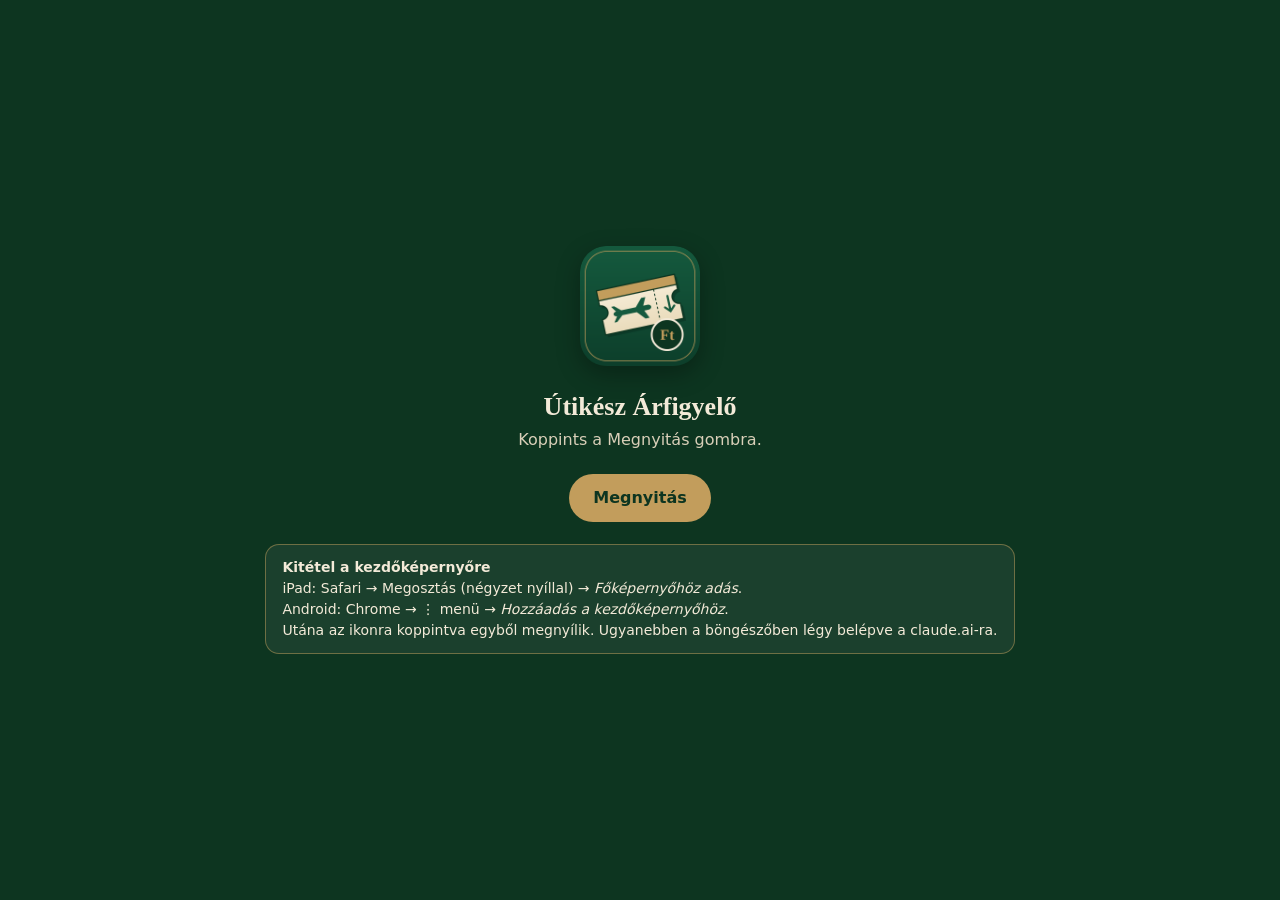
<file: arfigyelo.html>
<!doctype html>
<html lang="hu">
<head>
<meta charset="utf-8">
<meta name="viewport" content="width=device-width, initial-scale=1">
<meta name="robots" content="noindex,nofollow">
<title>Árfigyelő</title>
<meta name="apple-mobile-web-app-capable" content="yes">
<meta name="mobile-web-app-capable" content="yes">
<meta name="apple-mobile-web-app-title" content="Árfigyelő">
<meta name="theme-color" content="#0d3520">
<link rel="icon" href="./arfigyelo-ikon-192.png" type="image/png">
<link rel="apple-touch-icon" href="./arfigyelo-ikon-180.png">
<link rel="apple-touch-icon" sizes="152x152" href="./arfigyelo-ikon-152.png">
<link rel="apple-touch-icon" sizes="167x167" href="./arfigyelo-ikon-167.png">
<link rel="apple-touch-icon" sizes="180x180" href="./arfigyelo-ikon-180.png">
<link rel="manifest" href="./manifest-arfigyelo.webmanifest?v=3">
<style>
  body { margin:0; min-height:100vh; display:grid; place-items:center; background:#0d3520; color:#f3ead8;
         font:16px/1.5 system-ui, -apple-system, "Segoe UI", sans-serif; text-align:center; padding:24px; box-sizing:border-box; }
  img { width:120px; height:120px; border-radius:26px; box-shadow:0 8px 24px rgba(0,0,0,.3); }
  h1 { font:600 26px/1.2 Georgia, serif; margin:18px 0 6px; }
  p { margin:6px auto; max-width:30em; color:#d9cfb8; }
  a.gomb { display:inline-block; margin-top:16px; background:#c29d5c; color:#0d3520; font-weight:700;
           text-decoration:none; padding:12px 24px; border-radius:99px; }
  .tipp { margin-top:22px; font-size:14px; text-align:left; background:rgba(255,255,255,.06); border:1px solid rgba(194,157,92,.5);
          border-radius:14px; padding:12px 16px; }
  [hidden] { display:none !important; }
</style>
</head>
<body>
<main>
  <img src="./icon-arfigyelo-512.png" alt="">
  <h1>Útikész Árfigyelő</h1>
  <p id="uzenet">Koppints a Megnyitás gombra.</p>
  <a class="gomb" href="https://claude.ai/artifact/1HWVvuNCMLovELRaegBgSB">Megnyitás</a>
  <div class="tipp" id="tipp">
    <b>Kitétel a kezdőképernyőre</b><br>
    iPad: Safari → Megosztás (négyzet nyíllal) → <i>Főképernyőhöz adás</i>.<br>
    Android: Chrome → ⋮ menü → <i>Hozzáadás a kezdőképernyőhöz</i>.<br>
    Utána az ikonra koppintva egyből megnyílik. Ugyanebben a böngészőben légy belépve a claude.ai-ra.
  </div>
</main>
<script>
  // Only an icon launch (home-screen web app) goes straight on. In a normal
  // browser tab the page stays, so the tablet saves this page and its icon.
  const app = navigator.standalone === true ||
    ["standalone", "minimal-ui", "fullscreen"].some((m) => matchMedia("(display-mode: " + m + ")").matches);
  if (location.search) history.replaceState(null, "", location.pathname);
  if (app) {
    document.getElementById("tipp").hidden = true;
    document.getElementById("uzenet").textContent = "Megnyitás folyamatban…";
    location.replace("https://claude.ai/artifact/1HWVvuNCMLovELRaegBgSB");
  }
</script>
</body>
</html>
</file>
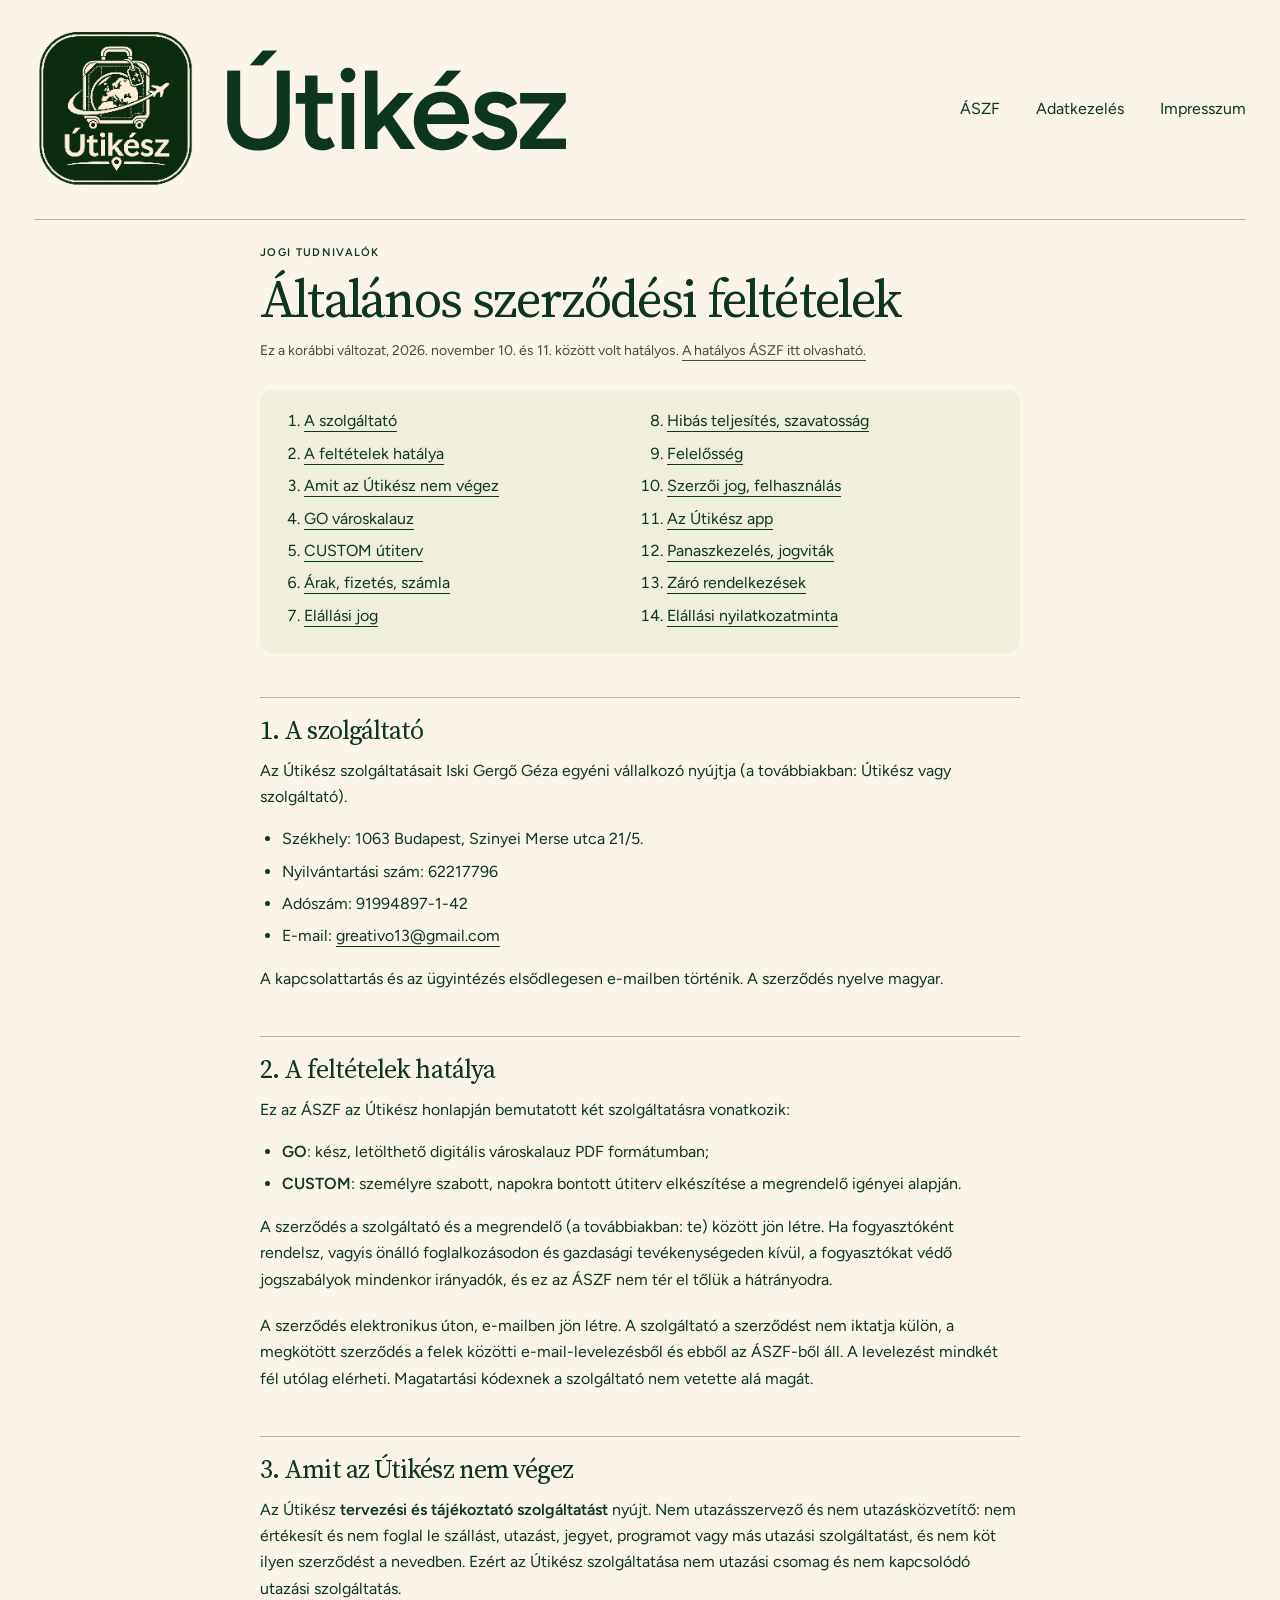
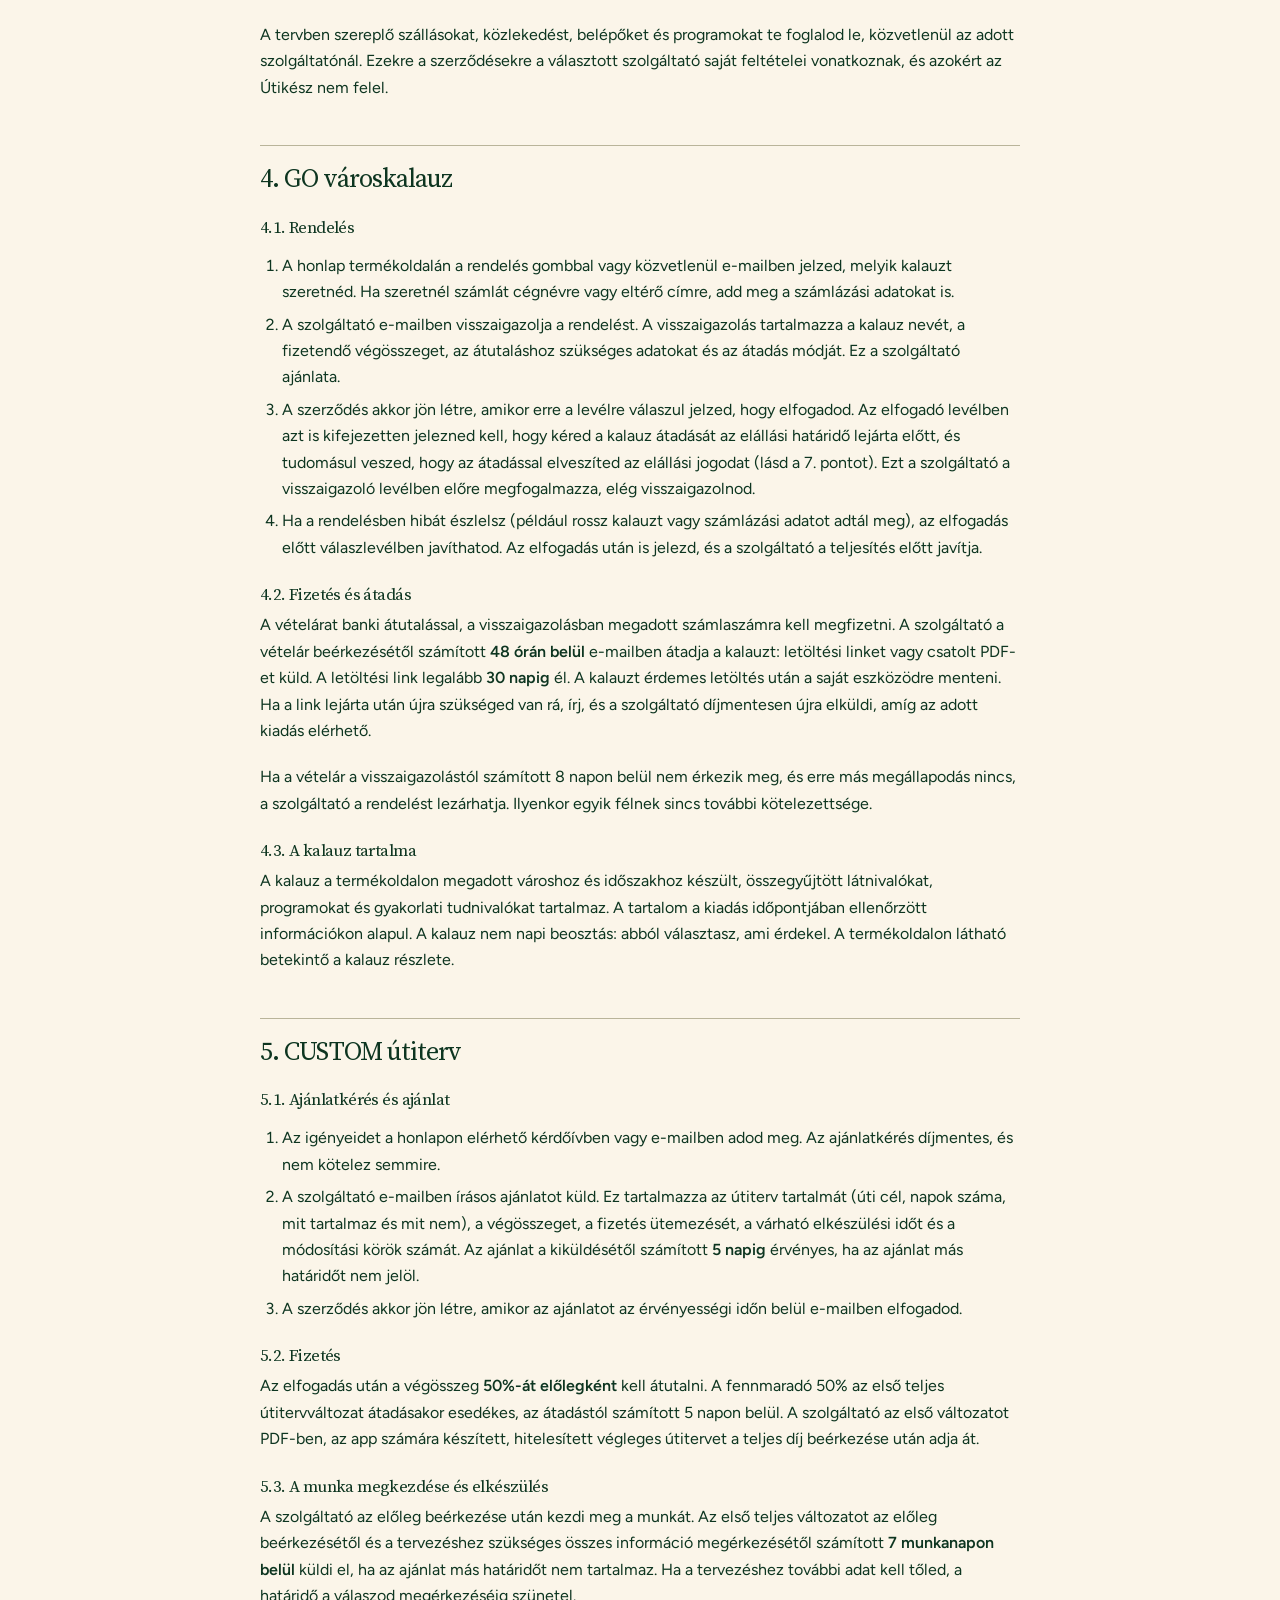
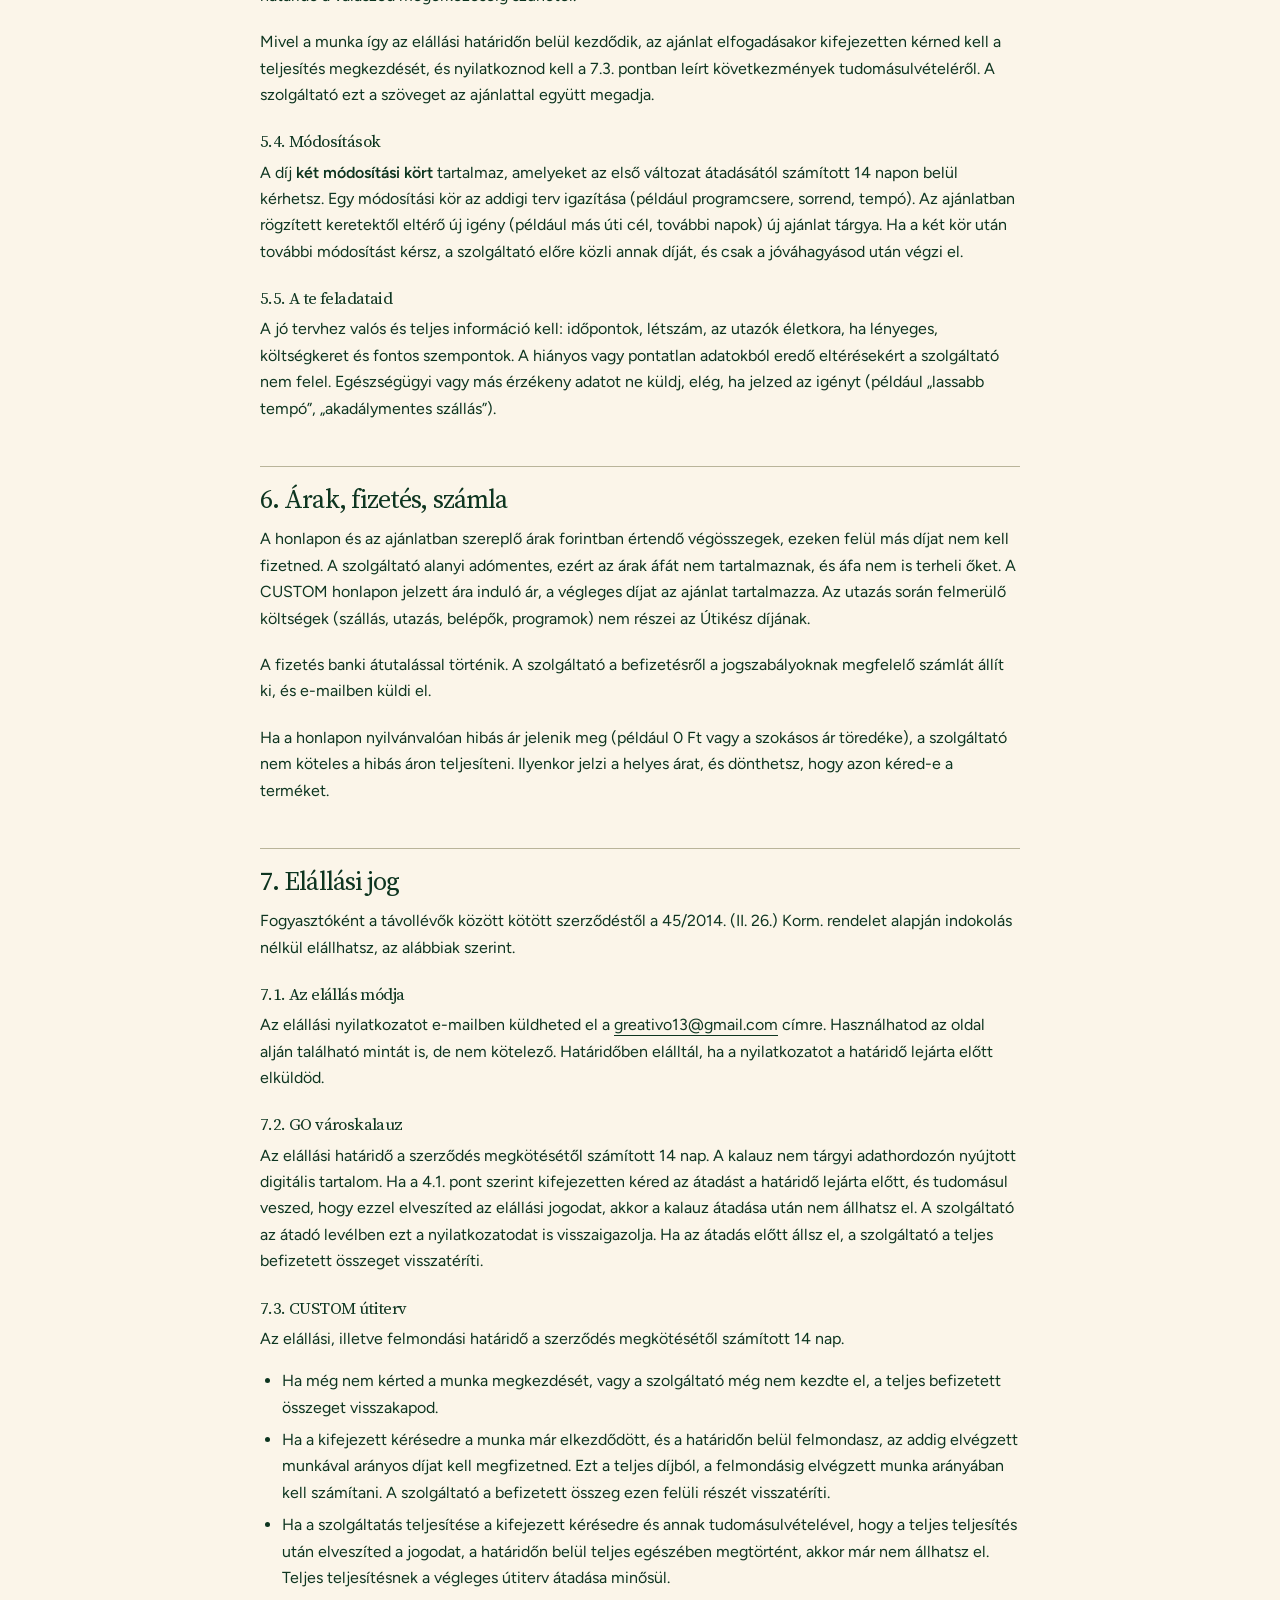
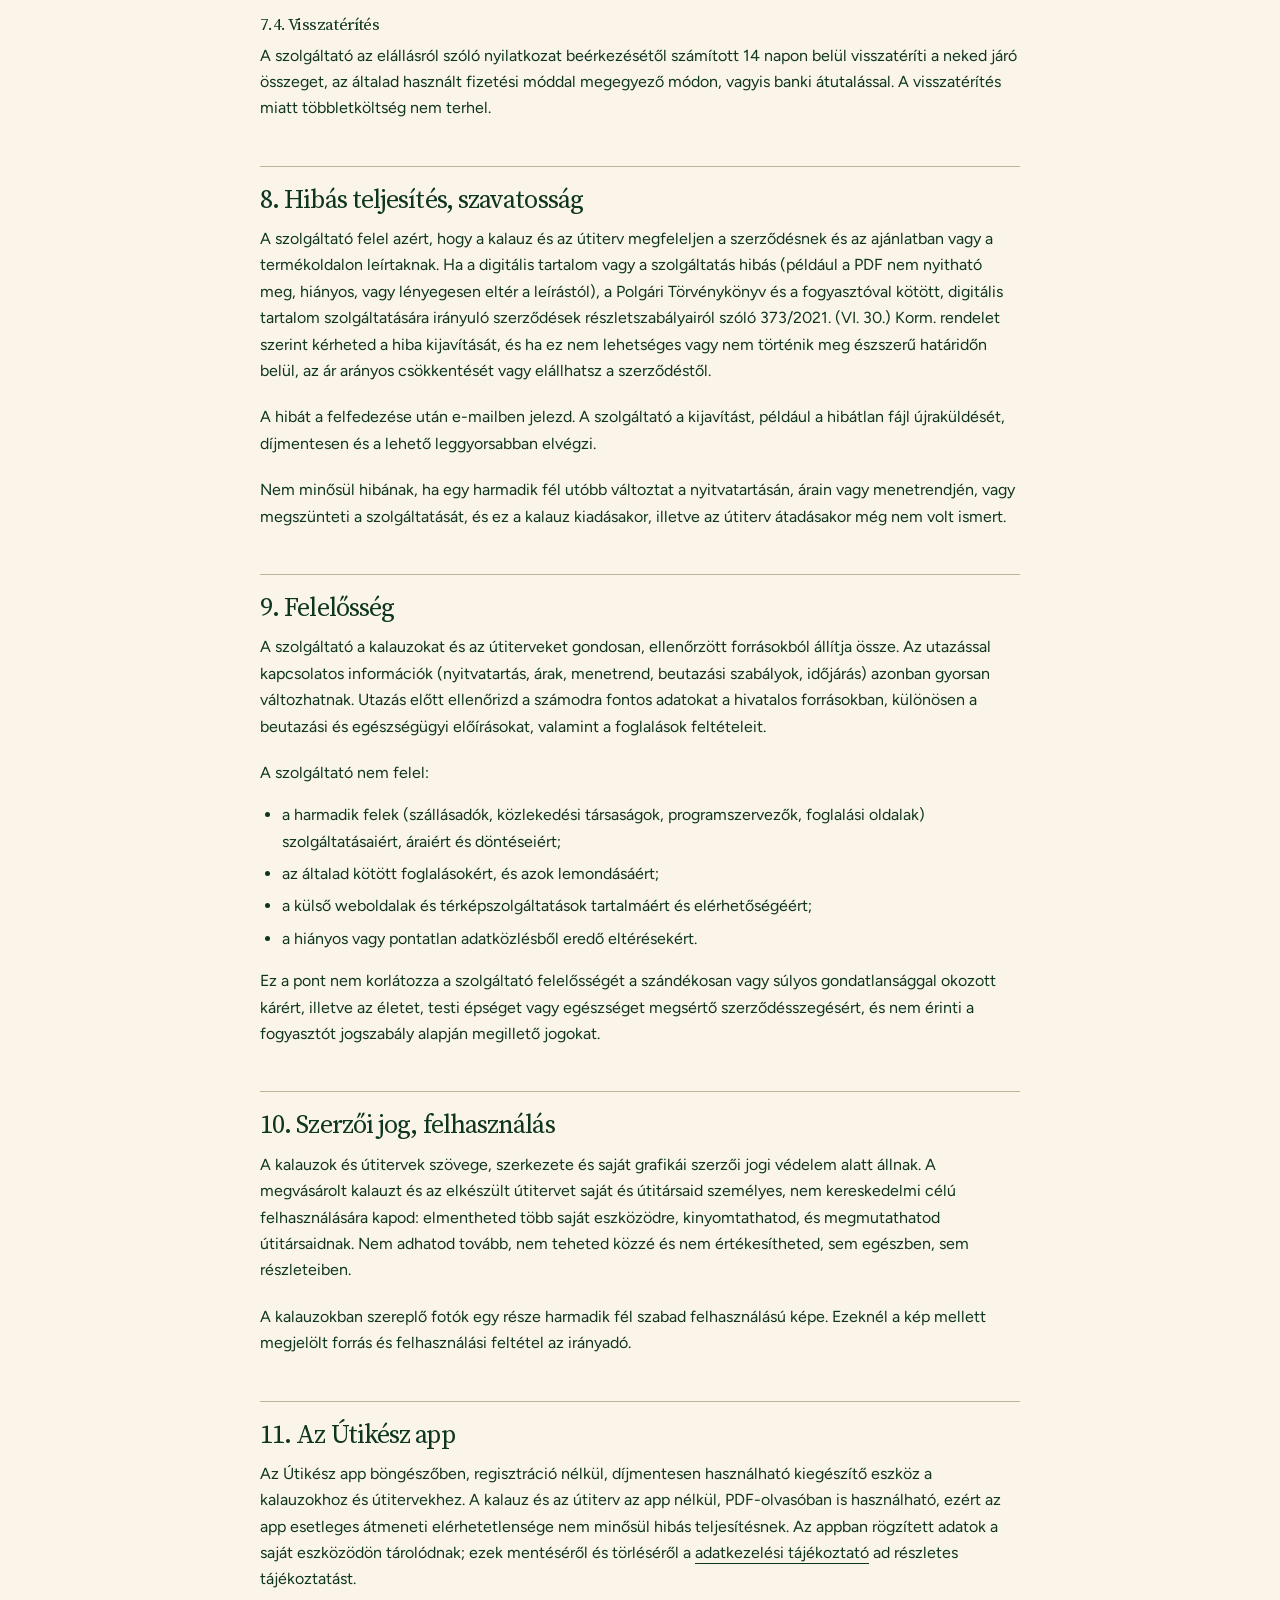
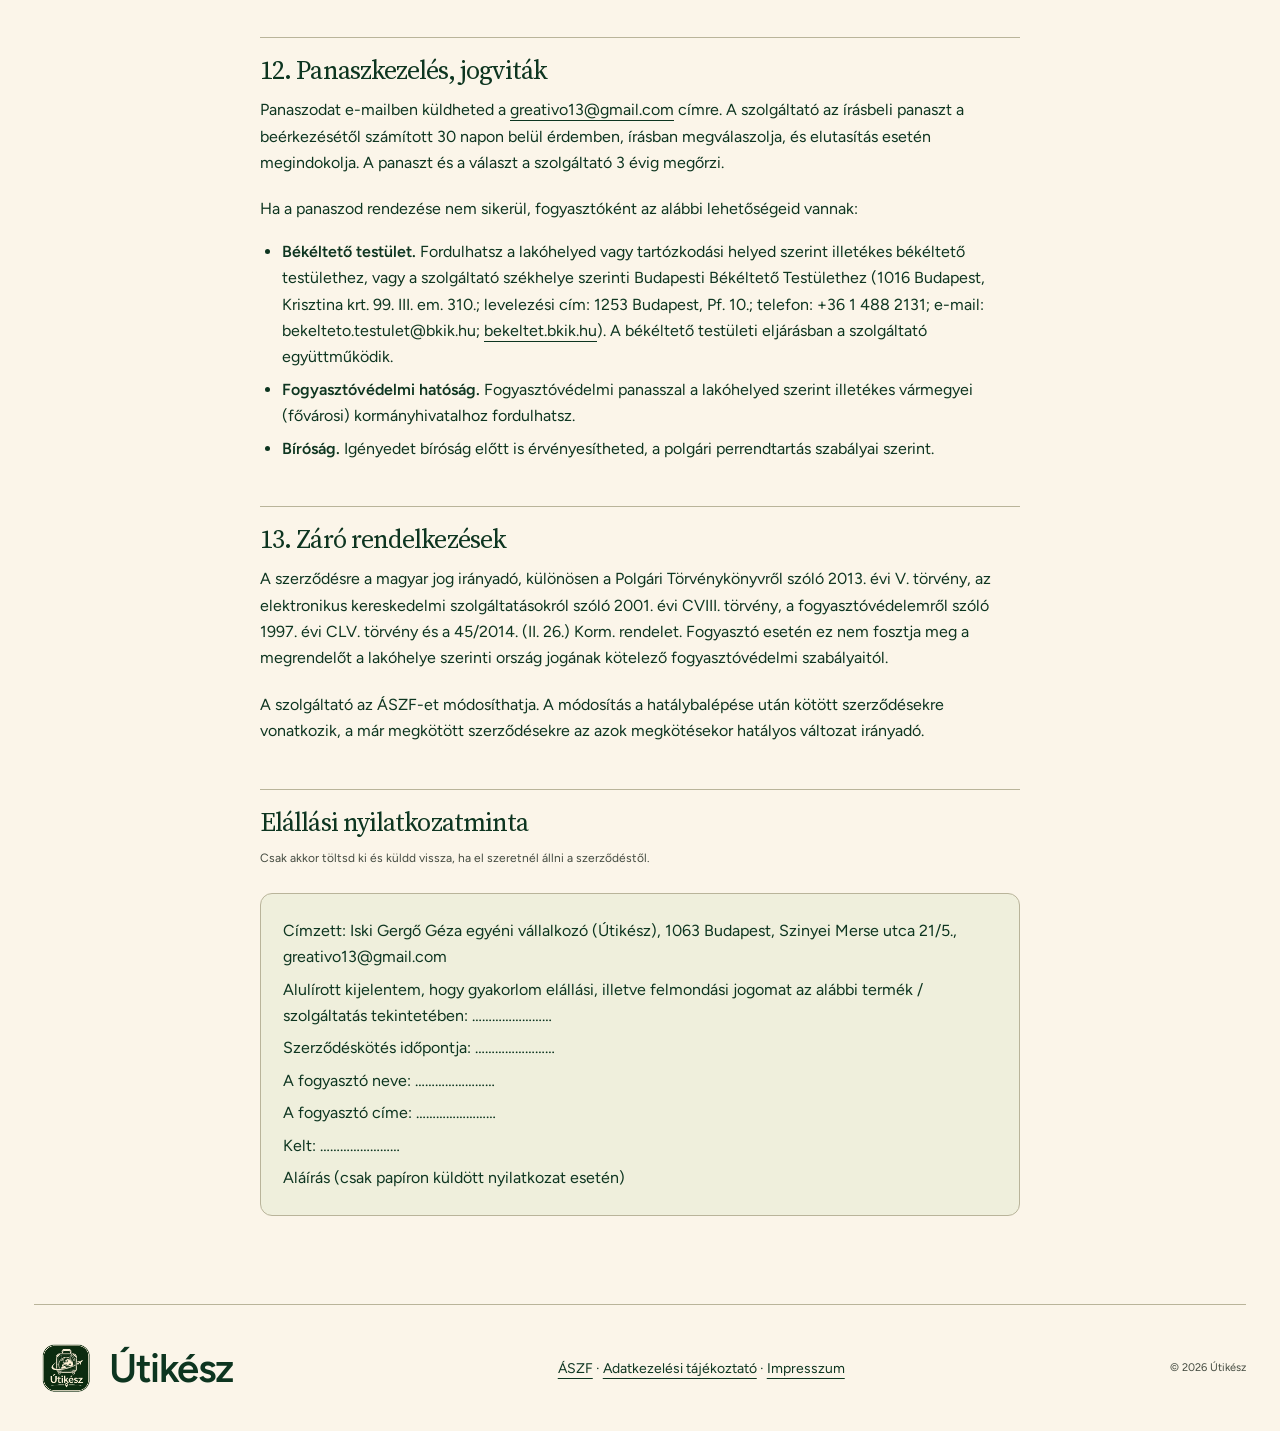
<file: aszf-2026-11-10.html>
<!doctype html>
<html lang="hu">
<head>
<meta charset="utf-8">
<meta name="viewport" content="width=device-width,initial-scale=1">
<meta name="theme-color" content="#173f35">
<title>Általános szerződési feltételek – Útikész</title>
<meta name="robots" content="noindex">
<link rel="icon" href="./site-utikesz-logo.png">
<link rel="stylesheet" href="./site.css">
<link rel="stylesheet" href="./legal.css">
</head>
<body>
<header class="header wrap"><a class="brand" href="./honlap.html" aria-label="Útikész kezdőlap"><img src="./site-utikesz-logo.png" alt=""><span>Útikész</span></a><nav aria-label="Jogi oldalak"><a href="./aszf.html">ÁSZF</a><a href="./adatvedelem.html">Adatkezelés</a><a href="./impresszum.html">Impresszum</a></nav></header>
<main class="wrap legal">
<p class="edition">JOGI TUDNIVALÓK</p>
<h1>Általános szerződési feltételek</h1>
<p class="legal-meta">Ez a korábbi változat, 2026. november 10. és 11. között volt hatályos. <a href="./aszf.html">A hatályos ÁSZF itt olvasható.</a></p>

<nav class="legal-toc" aria-label="Tartalom"><ol>
<li><a href="#szolgaltato">A szolgáltató</a></li>
<li><a href="#hataly">A feltételek hatálya</a></li>
<li><a href="#mit-nem">Amit az Útikész nem végez</a></li>
<li><a href="#go">GO városkalauz</a></li>
<li><a href="#custom">CUSTOM útiterv</a></li>
<li><a href="#arak">Árak, fizetés, számla</a></li>
<li><a href="#elallas">Elállási jog</a></li>
<li><a href="#szavatossag">Hibás teljesítés, szavatosság</a></li>
<li><a href="#felelosseg">Felelősség</a></li>
<li><a href="#szerzoi">Szerzői jog, felhasználás</a></li>
<li><a href="#app">Az Útikész app</a></li>
<li><a href="#panasz">Panaszkezelés, jogviták</a></li>
<li><a href="#zaro">Záró rendelkezések</a></li>
<li><a href="#minta">Elállási nyilatkozatminta</a></li>
</ol></nav>

<section id="szolgaltato">
<h2>1. A szolgáltató</h2>
<p>Az Útikész szolgáltatásait Iski Gergő Géza egyéni vállalkozó nyújtja (a továbbiakban: Útikész vagy szolgáltató).</p>
<ul>
<li>Székhely: 1063 Budapest, Szinyei Merse utca 21/5.</li>
<li>Nyilvántartási szám: 62217796</li>
<li>Adószám: 91994897-1-42</li>
<li>E-mail: <a href="mailto:greativo13@gmail.com">greativo13@gmail.com</a></li>
</ul>
<p>A kapcsolattartás és az ügyintézés elsődlegesen e-mailben történik. A szerződés nyelve magyar.</p>
</section>

<section id="hataly">
<h2>2. A feltételek hatálya</h2>
<p>Ez az ÁSZF az Útikész honlapján bemutatott két szolgáltatásra vonatkozik:</p>
<ul>
<li><strong>GO</strong>: kész, letölthető digitális városkalauz PDF formátumban;</li>
<li><strong>CUSTOM</strong>: személyre szabott, napokra bontott útiterv elkészítése a megrendelő igényei alapján.</li>
</ul>
<p>A szerződés a szolgáltató és a megrendelő (a továbbiakban: te) között jön létre. Ha fogyasztóként rendelsz, vagyis önálló foglalkozásodon és gazdasági tevékenységeden kívül, a fogyasztókat védő jogszabályok mindenkor irányadók, és ez az ÁSZF nem tér el tőlük a hátrányodra.</p>
<p>A szerződés elektronikus úton, e-mailben jön létre. A szolgáltató a szerződést nem iktatja külön, a megkötött szerződés a felek közötti e-mail-levelezésből és ebből az ÁSZF-ből áll. A levelezést mindkét fél utólag elérheti. Magatartási kódexnek a szolgáltató nem vetette alá magát.</p>
</section>

<section id="mit-nem">
<h2>3. Amit az Útikész nem végez</h2>
<p>Az Útikész <strong>tervezési és tájékoztató szolgáltatást</strong> nyújt. Nem utazásszervező és nem utazásközvetítő: nem értékesít és nem foglal le szállást, utazást, jegyet, programot vagy más utazási szolgáltatást, és nem köt ilyen szerződést a nevedben. Ezért az Útikész szolgáltatása nem utazási csomag és nem kapcsolódó utazási szolgáltatás.</p>
<p>A tervben szereplő szállásokat, közlekedést, belépőket és programokat te foglalod le, közvetlenül az adott szolgáltatónál. Ezekre a szerződésekre a választott szolgáltató saját feltételei vonatkoznak, és azokért az Útikész nem felel.</p>
</section>

<section id="go">
<h2>4. GO városkalauz</h2>
<h3>4.1. Rendelés</h3>
<ol>
<li>A honlap termékoldalán a rendelés gombbal vagy közvetlenül e-mailben jelzed, melyik kalauzt szeretnéd. Ha szeretnél számlát cégnévre vagy eltérő címre, add meg a számlázási adatokat is.</li>
<li>A szolgáltató e-mailben visszaigazolja a rendelést. A visszaigazolás tartalmazza a kalauz nevét, a fizetendő végösszeget, az átutaláshoz szükséges adatokat és az átadás módját. Ez a szolgáltató ajánlata.</li>
<li>A szerződés akkor jön létre, amikor erre a levélre válaszul jelzed, hogy elfogadod. Az elfogadó levélben azt is kifejezetten jelezned kell, hogy kéred a kalauz átadását az elállási határidő lejárta előtt, és tudomásul veszed, hogy az átadással elveszíted az elállási jogodat (lásd a 7. pontot). Ezt a szolgáltató a visszaigazoló levélben előre megfogalmazza, elég visszaigazolnod.</li>
<li>Ha a rendelésben hibát észlelsz (például rossz kalauzt vagy számlázási adatot adtál meg), az elfogadás előtt válaszlevélben javíthatod. Az elfogadás után is jelezd, és a szolgáltató a teljesítés előtt javítja.</li>
</ol>
<h3>4.2. Fizetés és átadás</h3>
<p>A vételárat banki átutalással, a visszaigazolásban megadott számlaszámra kell megfizetni. A szolgáltató a vételár beérkezésétől számított <strong>48 órán belül</strong> e-mailben átadja a kalauzt: letöltési linket vagy csatolt PDF-et küld. A letöltési link legalább <strong>30 napig</strong> él. A kalauzt érdemes letöltés után a saját eszközödre menteni. Ha a link lejárta után újra szükséged van rá, írj, és a szolgáltató díjmentesen újra elküldi, amíg az adott kiadás elérhető.</p>
<p>Ha a vételár a visszaigazolástól számított 8 napon belül nem érkezik meg, és erre más megállapodás nincs, a szolgáltató a rendelést lezárhatja. Ilyenkor egyik félnek sincs további kötelezettsége.</p>
<h3>4.3. A kalauz tartalma</h3>
<p>A kalauz a termékoldalon megadott városhoz és időszakhoz készült, összegyűjtött látnivalókat, programokat és gyakorlati tudnivalókat tartalmaz. A tartalom a kiadás időpontjában ellenőrzött információkon alapul. A kalauz nem napi beosztás: abból választasz, ami érdekel. A termékoldalon látható betekintő a kalauz részlete.</p>
</section>

<section id="custom">
<h2>5. CUSTOM útiterv</h2>
<h3>5.1. Ajánlatkérés és ajánlat</h3>
<ol>
<li>Az igényeidet a honlapon elérhető kérdőívben vagy e-mailben adod meg. Az ajánlatkérés díjmentes, és nem kötelez semmire.</li>
<li>A szolgáltató e-mailben írásos ajánlatot küld. Ez tartalmazza az útiterv tartalmát (úti cél, napok száma, mit tartalmaz és mit nem), a végösszeget, a fizetés ütemezését, a várható elkészülési időt és a módosítási körök számát. Az ajánlat a kiküldésétől számított <strong>5 napig</strong> érvényes, ha az ajánlat más határidőt nem jelöl.</li>
<li>A szerződés akkor jön létre, amikor az ajánlatot az érvényességi időn belül e-mailben elfogadod.</li>
</ol>
<h3>5.2. Fizetés</h3>
<p>Az elfogadás után a végösszeg <strong>50%-át előlegként</strong> kell átutalni. A fennmaradó 50% az első teljes útitervváltozat átadásakor esedékes, az átadástól számított 5 napon belül. A szolgáltató az első változatot PDF-ben, az app számára készített, hitelesített végleges útitervet a teljes díj beérkezése után adja át.</p>
<h3>5.3. A munka megkezdése és elkészülés</h3>
<p>A szolgáltató az előleg beérkezése után kezdi meg a munkát. Az első teljes változatot az előleg beérkezésétől és a tervezéshez szükséges összes információ megérkezésétől számított <strong>7 munkanapon belül</strong> küldi el, ha az ajánlat más határidőt nem tartalmaz. Ha a tervezéshez további adat kell tőled, a határidő a válaszod megérkezéséig szünetel.</p>
<p>Mivel a munka így az elállási határidőn belül kezdődik, az ajánlat elfogadásakor kifejezetten kérned kell a teljesítés megkezdését, és nyilatkoznod kell a 7.3. pontban leírt következmények tudomásulvételéről. A szolgáltató ezt a szöveget az ajánlattal együtt megadja.</p>
<h3>5.4. Módosítások</h3>
<p>A díj <strong>két módosítási kört</strong> tartalmaz, amelyeket az első változat átadásától számított 14 napon belül kérhetsz. Egy módosítási kör az addigi terv igazítása (például programcsere, sorrend, tempó). Az ajánlatban rögzített keretektől eltérő új igény (például más úti cél, további napok) új ajánlat tárgya. Ha a két kör után további módosítást kérsz, a szolgáltató előre közli annak díját, és csak a jóváhagyásod után végzi el.</p>
<h3>5.5. A te feladataid</h3>
<p>A jó tervhez valós és teljes információ kell: időpontok, létszám, az utazók életkora, ha lényeges, költségkeret és fontos szempontok. A hiányos vagy pontatlan adatokból eredő eltérésekért a szolgáltató nem felel. Egészségügyi vagy más érzékeny adatot ne küldj, elég, ha jelzed az igényt (például „lassabb tempó”, „akadálymentes szállás”).</p>
</section>

<section id="arak">
<h2>6. Árak, fizetés, számla</h2>
<p>A honlapon és az ajánlatban szereplő árak forintban értendő végösszegek, ezeken felül más díjat nem kell fizetned. A szolgáltató alanyi adómentes, ezért az árak áfát nem tartalmaznak, és áfa nem is terheli őket. A CUSTOM honlapon jelzett ára induló ár, a végleges díjat az ajánlat tartalmazza. Az utazás során felmerülő költségek (szállás, utazás, belépők, programok) nem részei az Útikész díjának.</p>
<p>A fizetés banki átutalással történik. A szolgáltató a befizetésről a jogszabályoknak megfelelő számlát állít ki, és e-mailben küldi el.</p>
<p>Ha a honlapon nyilvánvalóan hibás ár jelenik meg (például 0 Ft vagy a szokásos ár töredéke), a szolgáltató nem köteles a hibás áron teljesíteni. Ilyenkor jelzi a helyes árat, és dönthetsz, hogy azon kéred-e a terméket.</p>
</section>

<section id="elallas">
<h2>7. Elállási jog</h2>
<p>Fogyasztóként a távollévők között kötött szerződéstől a 45/2014. (II. 26.) Korm. rendelet alapján indokolás nélkül elállhatsz, az alábbiak szerint.</p>
<h3>7.1. Az elállás módja</h3>
<p>Az elállási nyilatkozatot e-mailben küldheted el a <a href="mailto:greativo13@gmail.com">greativo13@gmail.com</a> címre. Használhatod az oldal alján található mintát is, de nem kötelező. Határidőben elálltál, ha a nyilatkozatot a határidő lejárta előtt elküldöd.</p>
<h3>7.2. GO városkalauz</h3>
<p>Az elállási határidő a szerződés megkötésétől számított 14 nap. A kalauz nem tárgyi adathordozón nyújtott digitális tartalom. Ha a 4.1. pont szerint kifejezetten kéred az átadást a határidő lejárta előtt, és tudomásul veszed, hogy ezzel elveszíted az elállási jogodat, akkor a kalauz átadása után nem állhatsz el. A szolgáltató az átadó levélben ezt a nyilatkozatodat is visszaigazolja. Ha az átadás előtt állsz el, a szolgáltató a teljes befizetett összeget visszatéríti.</p>
<h3>7.3. CUSTOM útiterv</h3>
<p>Az elállási, illetve felmondási határidő a szerződés megkötésétől számított 14 nap.</p>
<ul>
<li>Ha még nem kérted a munka megkezdését, vagy a szolgáltató még nem kezdte el, a teljes befizetett összeget visszakapod.</li>
<li>Ha a kifejezett kérésedre a munka már elkezdődött, és a határidőn belül felmondasz, az addig elvégzett munkával arányos díjat kell megfizetned. Ezt a teljes díjból, a felmondásig elvégzett munka arányában kell számítani. A szolgáltató a befizetett összeg ezen felüli részét visszatéríti.</li>
<li>Ha a szolgáltatás teljesítése a kifejezett kérésedre és annak tudomásulvételével, hogy a teljes teljesítés után elveszíted a jogodat, a határidőn belül teljes egészében megtörtént, akkor már nem állhatsz el. Teljes teljesítésnek a végleges útiterv átadása minősül.</li>
</ul>
<h3>7.4. Visszatérítés</h3>
<p>A szolgáltató az elállásról szóló nyilatkozat beérkezésétől számított 14 napon belül visszatéríti a neked járó összeget, az általad használt fizetési móddal megegyező módon, vagyis banki átutalással. A visszatérítés miatt többletköltség nem terhel.</p>
</section>

<section id="szavatossag">
<h2>8. Hibás teljesítés, szavatosság</h2>
<p>A szolgáltató felel azért, hogy a kalauz és az útiterv megfeleljen a szerződésnek és az ajánlatban vagy a termékoldalon leírtaknak. Ha a digitális tartalom vagy a szolgáltatás hibás (például a PDF nem nyitható meg, hiányos, vagy lényegesen eltér a leírástól), a Polgári Törvénykönyv és a fogyasztóval kötött, digitális tartalom szolgáltatására irányuló szerződések részletszabályairól szóló 373/2021. (VI. 30.) Korm. rendelet szerint kérheted a hiba kijavítását, és ha ez nem lehetséges vagy nem történik meg észszerű határidőn belül, az ár arányos csökkentését vagy elállhatsz a szerződéstől.</p>
<p>A hibát a felfedezése után e-mailben jelezd. A szolgáltató a kijavítást, például a hibátlan fájl újraküldését, díjmentesen és a lehető leggyorsabban elvégzi.</p>
<p>Nem minősül hibának, ha egy harmadik fél utóbb változtat a nyitvatartásán, árain vagy menetrendjén, vagy megszünteti a szolgáltatását, és ez a kalauz kiadásakor, illetve az útiterv átadásakor még nem volt ismert.</p>
</section>

<section id="felelosseg">
<h2>9. Felelősség</h2>
<p>A szolgáltató a kalauzokat és az útiterveket gondosan, ellenőrzött forrásokból állítja össze. Az utazással kapcsolatos információk (nyitvatartás, árak, menetrend, beutazási szabályok, időjárás) azonban gyorsan változhatnak. Utazás előtt ellenőrizd a számodra fontos adatokat a hivatalos forrásokban, különösen a beutazási és egészségügyi előírásokat, valamint a foglalások feltételeit.</p>
<p>A szolgáltató nem felel:</p>
<ul>
<li>a harmadik felek (szállásadók, közlekedési társaságok, programszervezők, foglalási oldalak) szolgáltatásaiért, áraiért és döntéseiért;</li>
<li>az általad kötött foglalásokért, és azok lemondásáért;</li>
<li>a külső weboldalak és térképszolgáltatások tartalmáért és elérhetőségéért;</li>
<li>a hiányos vagy pontatlan adatközlésből eredő eltérésekért.</li>
</ul>
<p>Ez a pont nem korlátozza a szolgáltató felelősségét a szándékosan vagy súlyos gondatlansággal okozott kárért, illetve az életet, testi épséget vagy egészséget megsértő szerződésszegésért, és nem érinti a fogyasztót jogszabály alapján megillető jogokat.</p>
</section>

<section id="szerzoi">
<h2>10. Szerzői jog, felhasználás</h2>
<p>A kalauzok és útitervek szövege, szerkezete és saját grafikái szerzői jogi védelem alatt állnak. A megvásárolt kalauzt és az elkészült útitervet saját és útitársaid személyes, nem kereskedelmi célú felhasználására kapod: elmentheted több saját eszközödre, kinyomtathatod, és megmutathatod útitársaidnak. Nem adhatod tovább, nem teheted közzé és nem értékesítheted, sem egészben, sem részleteiben.</p>
<p>A kalauzokban szereplő fotók egy része harmadik fél szabad felhasználású képe. Ezeknél a kép mellett megjelölt forrás és felhasználási feltétel az irányadó.</p>
</section>

<section id="app">
<h2>11. Az Útikész app</h2>
<p>Az Útikész app böngészőben, regisztráció nélkül, díjmentesen használható kiegészítő eszköz a kalauzokhoz és útitervekhez. A kalauz és az útiterv az app nélkül, PDF-olvasóban is használható, ezért az app esetleges átmeneti elérhetetlensége nem minősül hibás teljesítésnek. Az appban rögzített adatok a saját eszközödön tárolódnak; ezek mentéséről és törléséről a <a href="./adatvedelem.html">adatkezelési tájékoztató</a> ad részletes tájékoztatást.</p>
</section>

<section id="panasz">
<h2>12. Panaszkezelés, jogviták</h2>
<p>Panaszodat e-mailben küldheted a <a href="mailto:greativo13@gmail.com">greativo13@gmail.com</a> címre. A szolgáltató az írásbeli panaszt a beérkezésétől számított 30 napon belül érdemben, írásban megválaszolja, és elutasítás esetén megindokolja. A panaszt és a választ a szolgáltató 3 évig megőrzi.</p>
<p>Ha a panaszod rendezése nem sikerül, fogyasztóként az alábbi lehetőségeid vannak:</p>
<ul>
<li><strong>Békéltető testület.</strong> Fordulhatsz a lakóhelyed vagy tartózkodási helyed szerint illetékes békéltető testülethez, vagy a szolgáltató székhelye szerinti Budapesti Békéltető Testülethez (1016 Budapest, Krisztina krt. 99. III. em. 310.; levelezési cím: 1253 Budapest, Pf. 10.; telefon: +36 1 488 2131; e-mail: bekelteto.testulet@bkik.hu; <a href="https://bekeltet.bkik.hu/" target="_blank" rel="noopener">bekeltet.bkik.hu</a>). A békéltető testületi eljárásban a szolgáltató együttműködik.</li>
<li><strong>Fogyasztóvédelmi hatóság.</strong> Fogyasztóvédelmi panasszal a lakóhelyed szerint illetékes vármegyei (fővárosi) kormányhivatalhoz fordulhatsz.</li>
<li><strong>Bíróság.</strong> Igényedet bíróság előtt is érvényesítheted, a polgári perrendtartás szabályai szerint.</li>
</ul>
</section>

<section id="zaro">
<h2>13. Záró rendelkezések</h2>
<p>A szerződésre a magyar jog irányadó, különösen a Polgári Törvénykönyvről szóló 2013. évi V. törvény, az elektronikus kereskedelmi szolgáltatásokról szóló 2001. évi CVIII. törvény, a fogyasztóvédelemről szóló 1997. évi CLV. törvény és a 45/2014. (II. 26.) Korm. rendelet. Fogyasztó esetén ez nem fosztja meg a megrendelőt a lakóhelye szerinti ország jogának kötelező fogyasztóvédelmi szabályaitól.</p>
<p>A szolgáltató az ÁSZF-et módosíthatja. A módosítás a hatálybalépése után kötött szerződésekre vonatkozik, a már megkötött szerződésekre az azok megkötésekor hatályos változat irányadó.</p>
</section>

<section id="minta">
<h2>Elállási nyilatkozatminta</h2>
<p class="small">Csak akkor töltsd ki és küldd vissza, ha el szeretnél állni a szerződéstől.</p>
<div class="legal-box">
<p>Címzett: Iski Gergő Géza egyéni vállalkozó (Útikész), 1063 Budapest, Szinyei Merse utca 21/5., greativo13@gmail.com</p>
<p>Alulírott kijelentem, hogy gyakorlom elállási, illetve felmondási jogomat az alábbi termék / szolgáltatás tekintetében: ……………………</p>
<p>Szerződéskötés időpontja: ……………………</p>
<p>A fogyasztó neve: ……………………</p>
<p>A fogyasztó címe: ……………………</p>
<p>Kelt: ……………………</p>
<p>Aláírás (csak papíron küldött nyilatkozat esetén)</p>
</div>
</section>
</main>
<footer class="wrap footer"><a class="brand" href="./honlap.html"><img src="./site-utikesz-logo.png" alt=""><span>Útikész</span></a><p class="legal-links"><a href="./aszf.html">ÁSZF</a> · <a href="./adatvedelem.html">Adatkezelési tájékoztató</a> · <a href="./impresszum.html">Impresszum</a></p><small>© 2026 Útikész</small></footer>
</body>
</html>
</file>
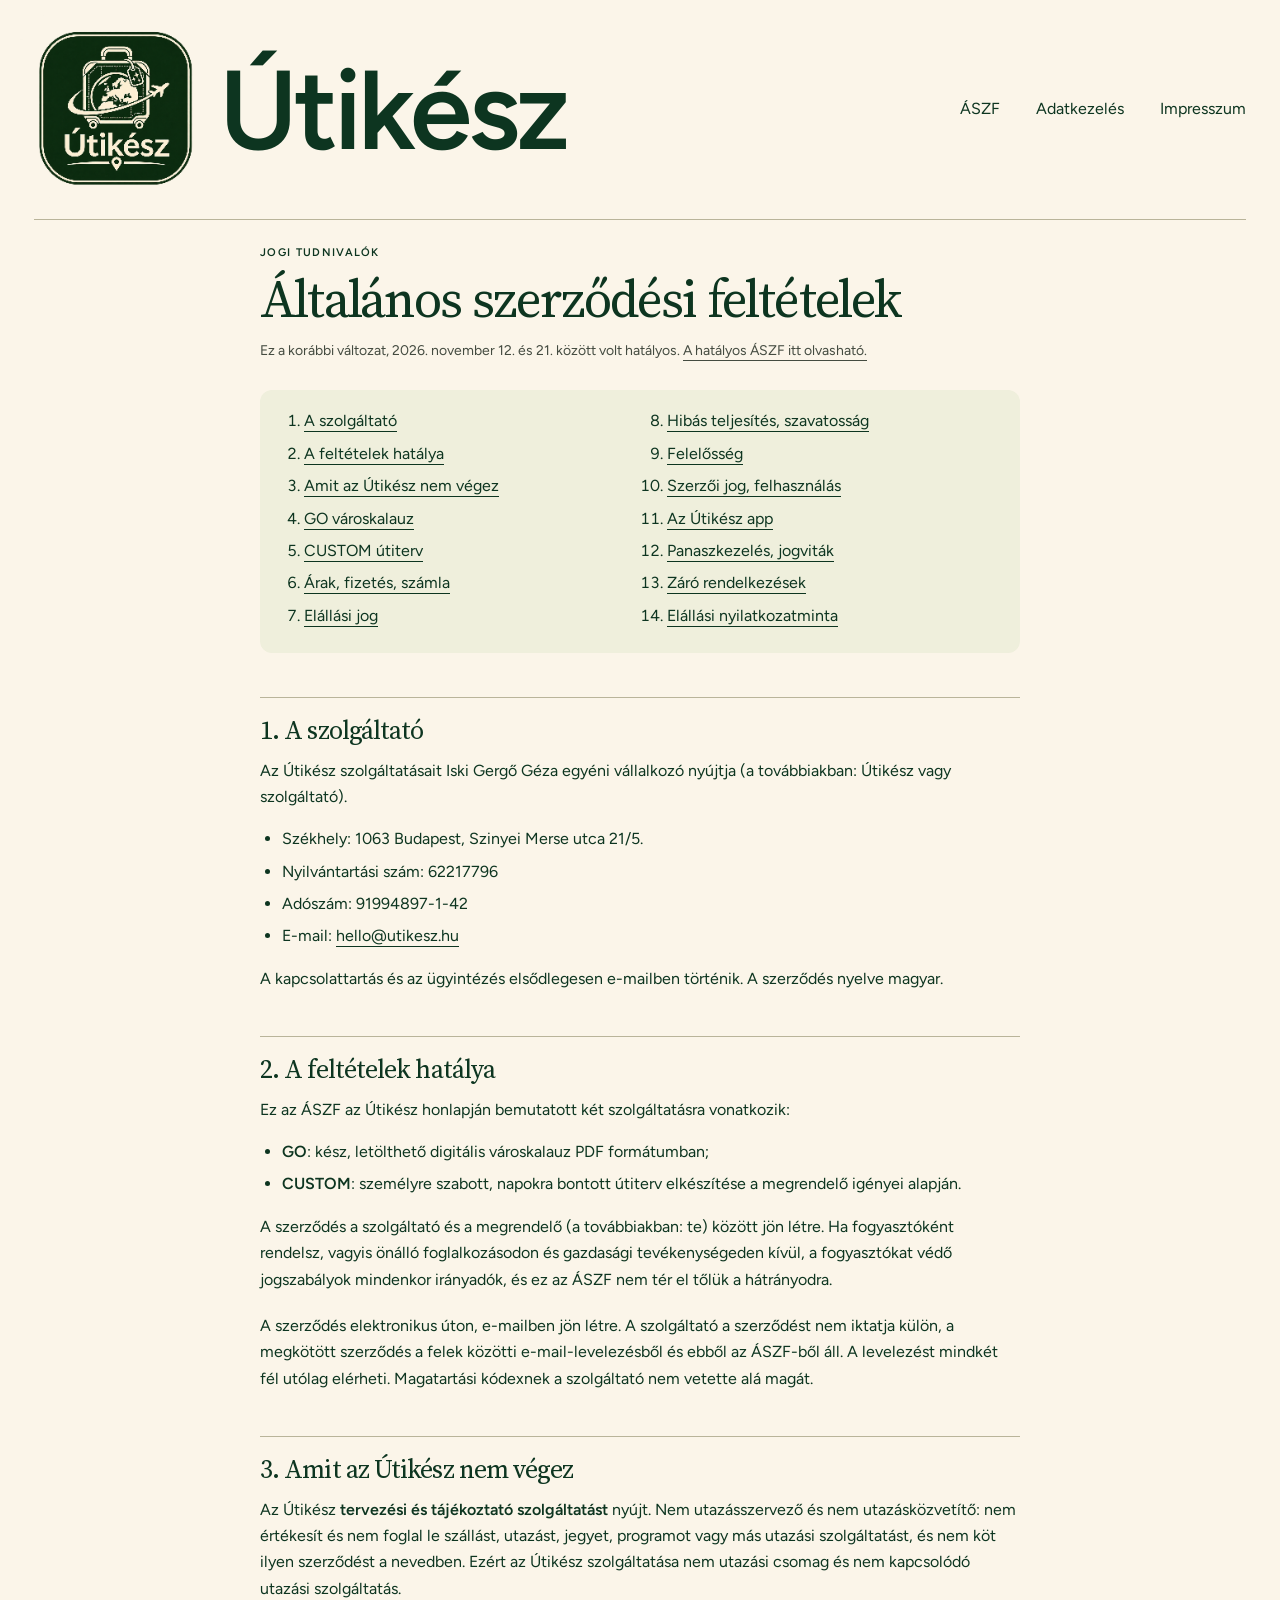
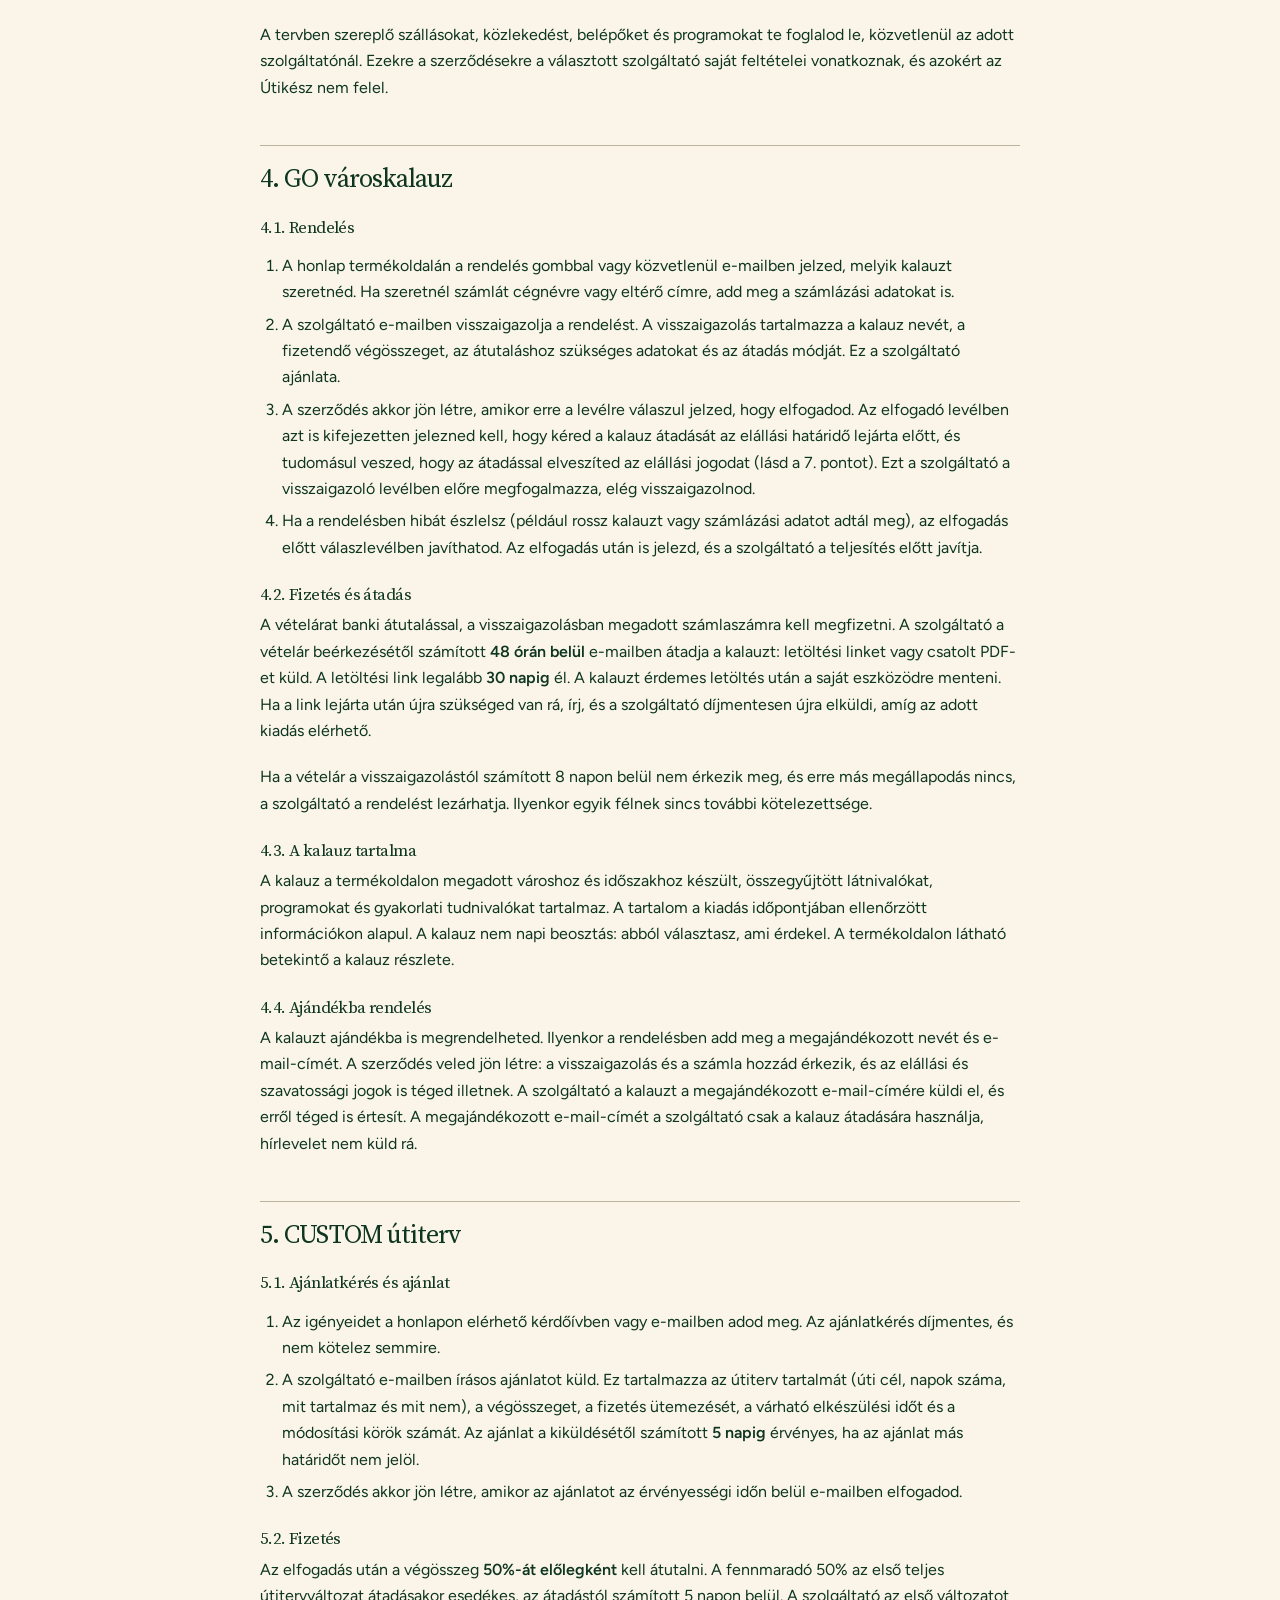
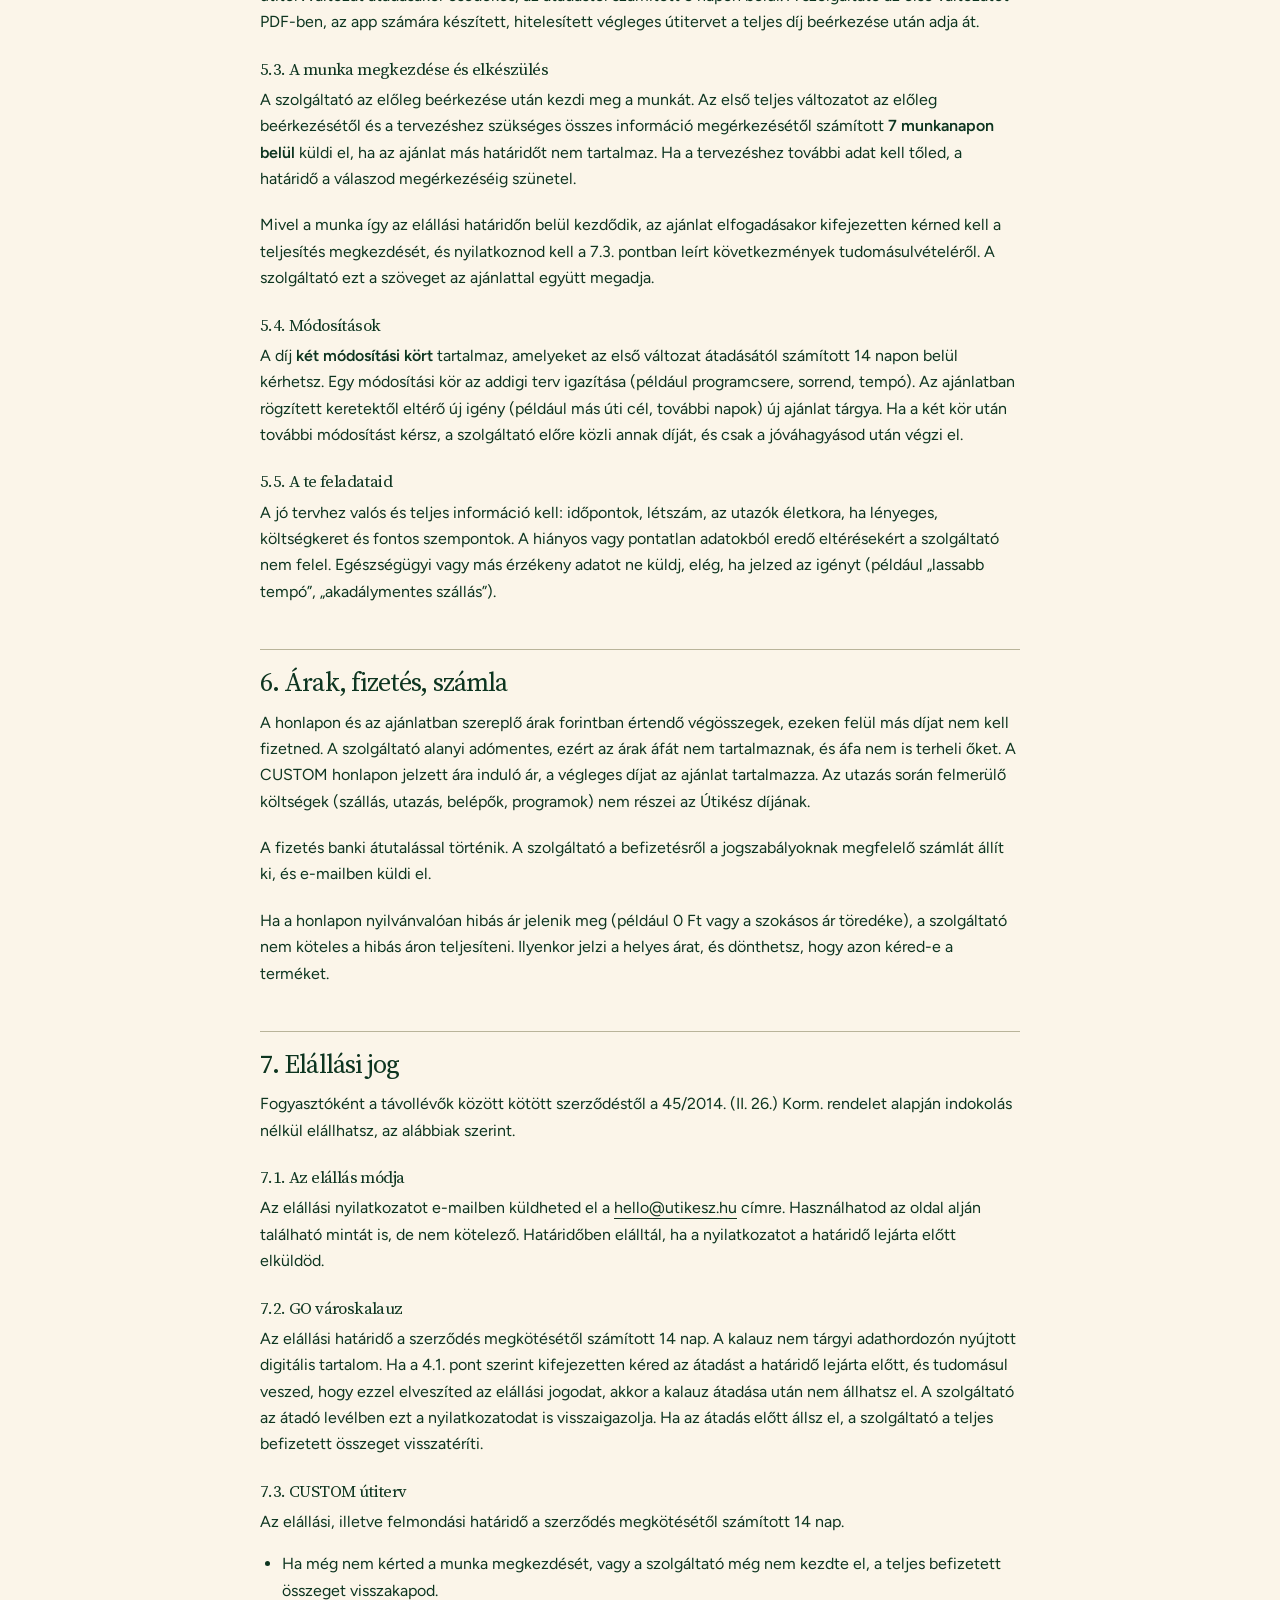
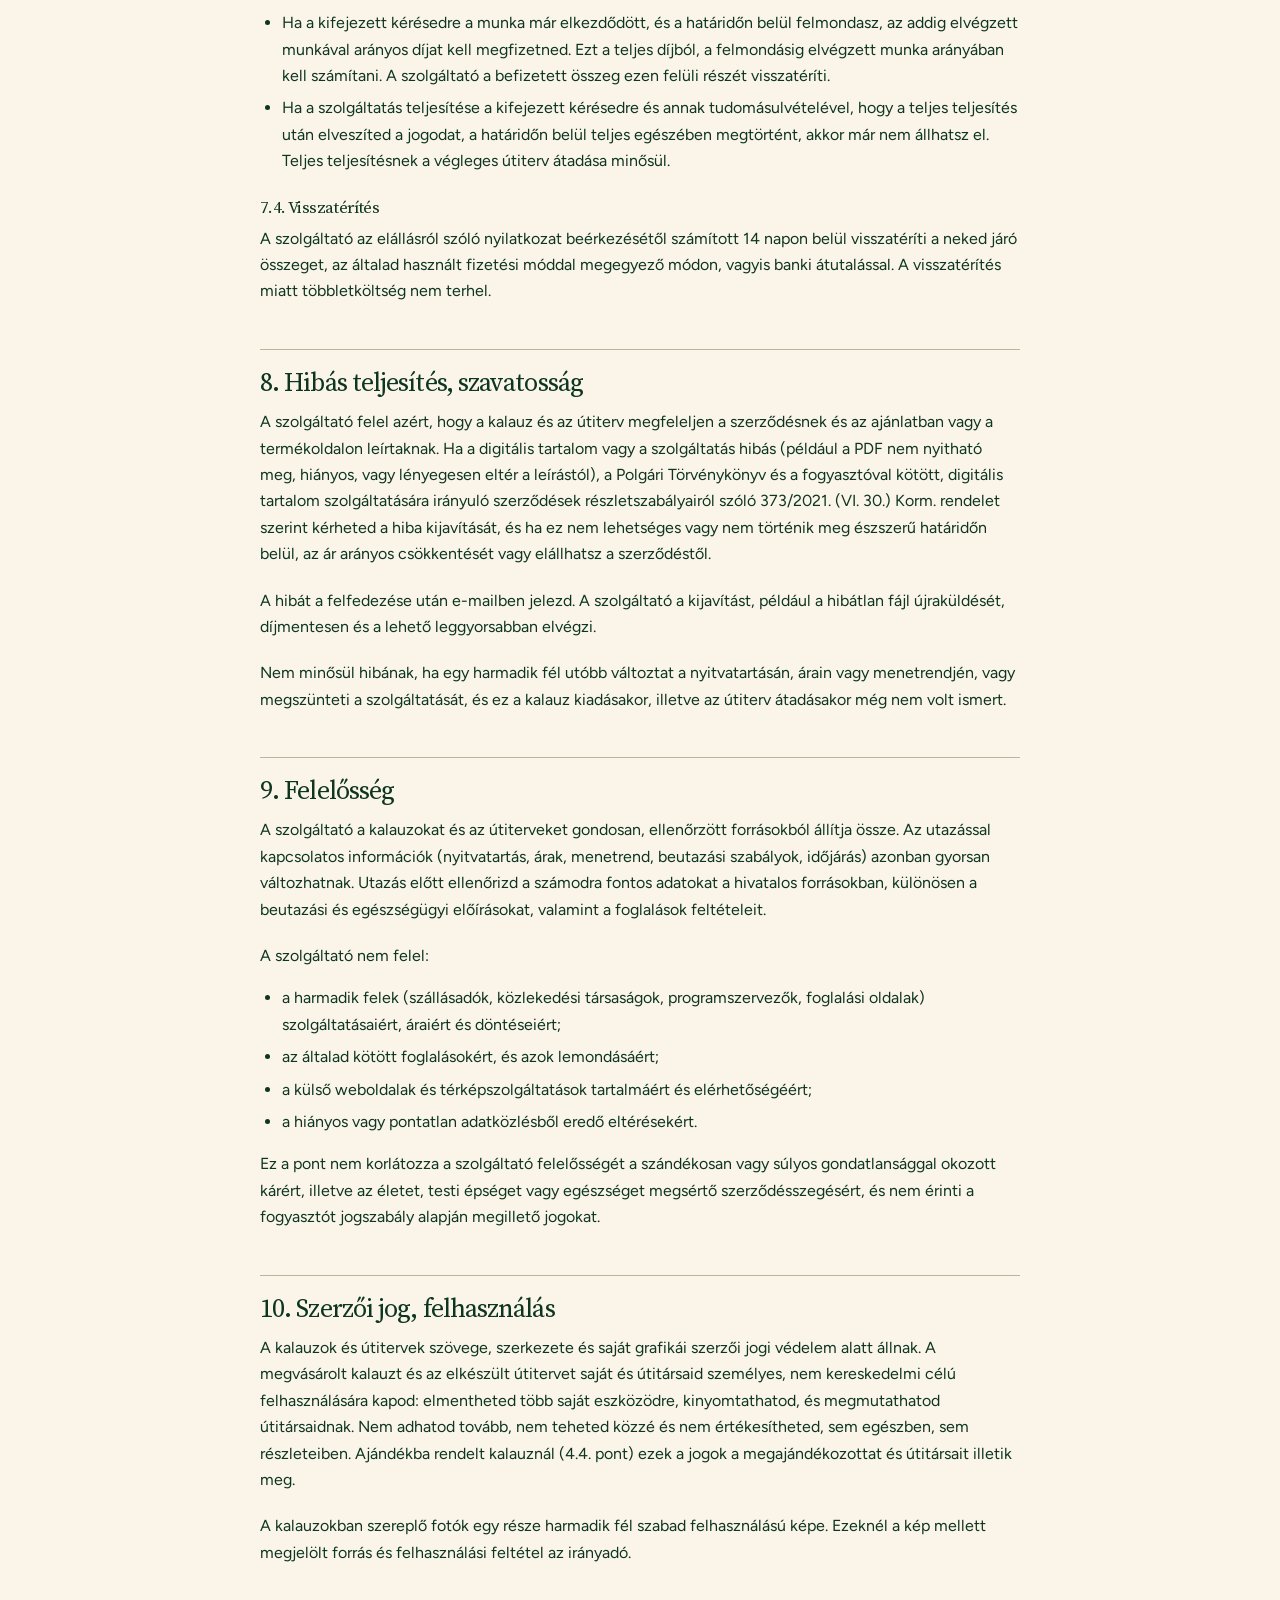
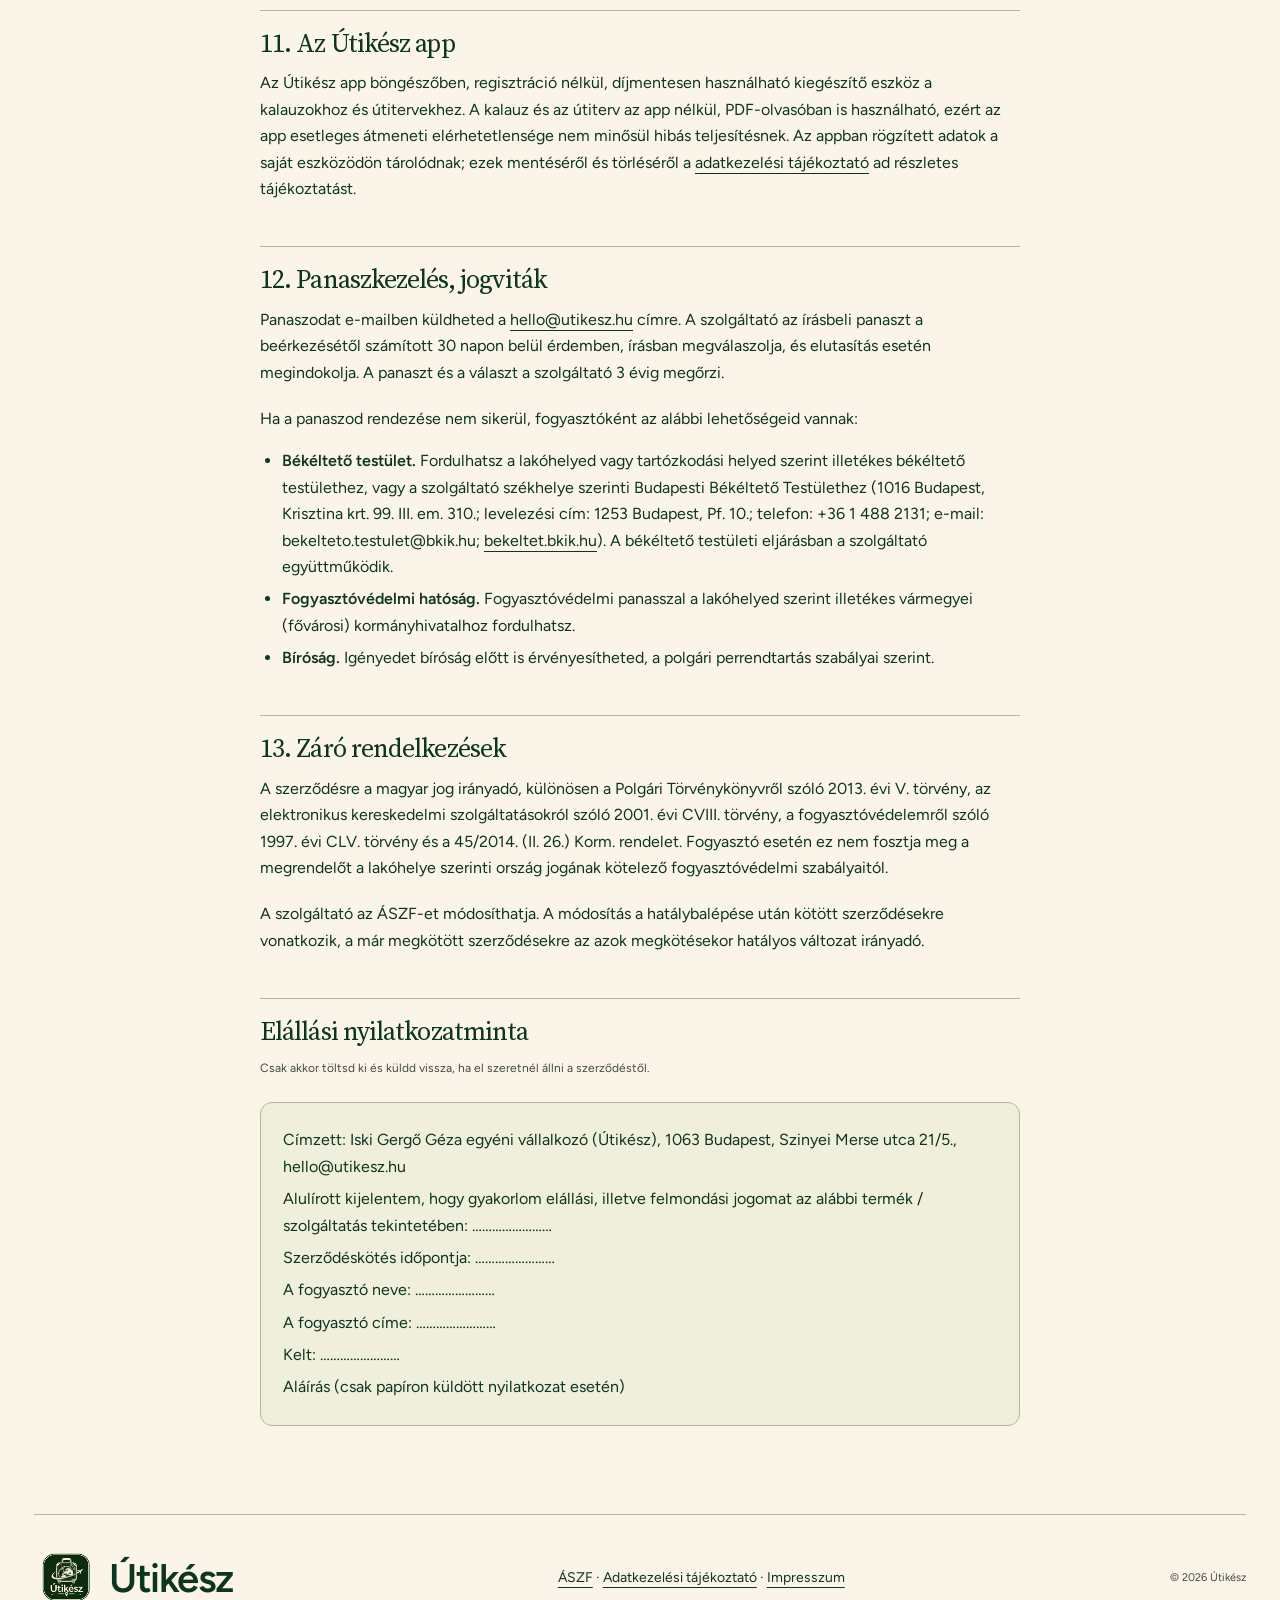
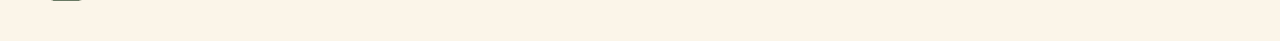
<file: aszf-2026-11-12.html>
<!doctype html>
<html lang="hu">
<head>
<meta charset="utf-8">
<meta name="robots" content="noindex">
<meta name="viewport" content="width=device-width,initial-scale=1">
<meta name="theme-color" content="#173f35">
<title>Általános szerződési feltételek – Útikész</title>
<link rel="icon" href="./site-utikesz-logo.png">
<link rel="stylesheet" href="./site.css">
<link rel="stylesheet" href="./legal.css">
</head>
<body>
<header class="header wrap"><a class="brand" href="./honlap.html" aria-label="Útikész kezdőlap"><img src="./site-utikesz-logo.png" alt=""><span>Útikész</span></a><nav aria-label="Jogi oldalak"><a href="./aszf.html" aria-current="page">ÁSZF</a><a href="./adatvedelem.html">Adatkezelés</a><a href="./impresszum.html">Impresszum</a></nav></header>
<main class="wrap legal">
<p class="edition">JOGI TUDNIVALÓK</p>
<h1>Általános szerződési feltételek</h1>
<p class="legal-meta">Ez a korábbi változat, 2026. november 12. és 21. között volt hatályos. <a href="./aszf.html">A hatályos ÁSZF itt olvasható.</a></p>

<nav class="legal-toc" aria-label="Tartalom"><ol>
<li><a href="#szolgaltato">A szolgáltató</a></li>
<li><a href="#hataly">A feltételek hatálya</a></li>
<li><a href="#mit-nem">Amit az Útikész nem végez</a></li>
<li><a href="#go">GO városkalauz</a></li>
<li><a href="#custom">CUSTOM útiterv</a></li>
<li><a href="#arak">Árak, fizetés, számla</a></li>
<li><a href="#elallas">Elállási jog</a></li>
<li><a href="#szavatossag">Hibás teljesítés, szavatosság</a></li>
<li><a href="#felelosseg">Felelősség</a></li>
<li><a href="#szerzoi">Szerzői jog, felhasználás</a></li>
<li><a href="#app">Az Útikész app</a></li>
<li><a href="#panasz">Panaszkezelés, jogviták</a></li>
<li><a href="#zaro">Záró rendelkezések</a></li>
<li><a href="#minta">Elállási nyilatkozatminta</a></li>
</ol></nav>

<section id="szolgaltato">
<h2>1. A szolgáltató</h2>
<p>Az Útikész szolgáltatásait Iski Gergő Géza egyéni vállalkozó nyújtja (a továbbiakban: Útikész vagy szolgáltató).</p>
<ul>
<li>Székhely: 1063 Budapest, Szinyei Merse utca 21/5.</li>
<li>Nyilvántartási szám: 62217796</li>
<li>Adószám: 91994897-1-42</li>
<li>E-mail: <a href="mailto:hello@utikesz.hu">hello@utikesz.hu</a></li>
</ul>
<p>A kapcsolattartás és az ügyintézés elsődlegesen e-mailben történik. A szerződés nyelve magyar.</p>
</section>

<section id="hataly">
<h2>2. A feltételek hatálya</h2>
<p>Ez az ÁSZF az Útikész honlapján bemutatott két szolgáltatásra vonatkozik:</p>
<ul>
<li><strong>GO</strong>: kész, letölthető digitális városkalauz PDF formátumban;</li>
<li><strong>CUSTOM</strong>: személyre szabott, napokra bontott útiterv elkészítése a megrendelő igényei alapján.</li>
</ul>
<p>A szerződés a szolgáltató és a megrendelő (a továbbiakban: te) között jön létre. Ha fogyasztóként rendelsz, vagyis önálló foglalkozásodon és gazdasági tevékenységeden kívül, a fogyasztókat védő jogszabályok mindenkor irányadók, és ez az ÁSZF nem tér el tőlük a hátrányodra.</p>
<p>A szerződés elektronikus úton, e-mailben jön létre. A szolgáltató a szerződést nem iktatja külön, a megkötött szerződés a felek közötti e-mail-levelezésből és ebből az ÁSZF-ből áll. A levelezést mindkét fél utólag elérheti. Magatartási kódexnek a szolgáltató nem vetette alá magát.</p>
</section>

<section id="mit-nem">
<h2>3. Amit az Útikész nem végez</h2>
<p>Az Útikész <strong>tervezési és tájékoztató szolgáltatást</strong> nyújt. Nem utazásszervező és nem utazásközvetítő: nem értékesít és nem foglal le szállást, utazást, jegyet, programot vagy más utazási szolgáltatást, és nem köt ilyen szerződést a nevedben. Ezért az Útikész szolgáltatása nem utazási csomag és nem kapcsolódó utazási szolgáltatás.</p>
<p>A tervben szereplő szállásokat, közlekedést, belépőket és programokat te foglalod le, közvetlenül az adott szolgáltatónál. Ezekre a szerződésekre a választott szolgáltató saját feltételei vonatkoznak, és azokért az Útikész nem felel.</p>
</section>

<section id="go">
<h2>4. GO városkalauz</h2>
<h3>4.1. Rendelés</h3>
<ol>
<li>A honlap termékoldalán a rendelés gombbal vagy közvetlenül e-mailben jelzed, melyik kalauzt szeretnéd. Ha szeretnél számlát cégnévre vagy eltérő címre, add meg a számlázási adatokat is.</li>
<li>A szolgáltató e-mailben visszaigazolja a rendelést. A visszaigazolás tartalmazza a kalauz nevét, a fizetendő végösszeget, az átutaláshoz szükséges adatokat és az átadás módját. Ez a szolgáltató ajánlata.</li>
<li>A szerződés akkor jön létre, amikor erre a levélre válaszul jelzed, hogy elfogadod. Az elfogadó levélben azt is kifejezetten jelezned kell, hogy kéred a kalauz átadását az elállási határidő lejárta előtt, és tudomásul veszed, hogy az átadással elveszíted az elállási jogodat (lásd a 7. pontot). Ezt a szolgáltató a visszaigazoló levélben előre megfogalmazza, elég visszaigazolnod.</li>
<li>Ha a rendelésben hibát észlelsz (például rossz kalauzt vagy számlázási adatot adtál meg), az elfogadás előtt válaszlevélben javíthatod. Az elfogadás után is jelezd, és a szolgáltató a teljesítés előtt javítja.</li>
</ol>
<h3>4.2. Fizetés és átadás</h3>
<p>A vételárat banki átutalással, a visszaigazolásban megadott számlaszámra kell megfizetni. A szolgáltató a vételár beérkezésétől számított <strong>48 órán belül</strong> e-mailben átadja a kalauzt: letöltési linket vagy csatolt PDF-et küld. A letöltési link legalább <strong>30 napig</strong> él. A kalauzt érdemes letöltés után a saját eszközödre menteni. Ha a link lejárta után újra szükséged van rá, írj, és a szolgáltató díjmentesen újra elküldi, amíg az adott kiadás elérhető.</p>
<p>Ha a vételár a visszaigazolástól számított 8 napon belül nem érkezik meg, és erre más megállapodás nincs, a szolgáltató a rendelést lezárhatja. Ilyenkor egyik félnek sincs további kötelezettsége.</p>
<h3>4.3. A kalauz tartalma</h3>
<p>A kalauz a termékoldalon megadott városhoz és időszakhoz készült, összegyűjtött látnivalókat, programokat és gyakorlati tudnivalókat tartalmaz. A tartalom a kiadás időpontjában ellenőrzött információkon alapul. A kalauz nem napi beosztás: abból választasz, ami érdekel. A termékoldalon látható betekintő a kalauz részlete.</p>
<h3>4.4. Ajándékba rendelés</h3>
<p>A kalauzt ajándékba is megrendelheted. Ilyenkor a rendelésben add meg a megajándékozott nevét és e-mail-címét. A szerződés veled jön létre: a visszaigazolás és a számla hozzád érkezik, és az elállási és szavatossági jogok is téged illetnek. A szolgáltató a kalauzt a megajándékozott e-mail-címére küldi el, és erről téged is értesít. A megajándékozott e-mail-címét a szolgáltató csak a kalauz átadására használja, hírlevelet nem küld rá.</p>
</section>

<section id="custom">
<h2>5. CUSTOM útiterv</h2>
<h3>5.1. Ajánlatkérés és ajánlat</h3>
<ol>
<li>Az igényeidet a honlapon elérhető kérdőívben vagy e-mailben adod meg. Az ajánlatkérés díjmentes, és nem kötelez semmire.</li>
<li>A szolgáltató e-mailben írásos ajánlatot küld. Ez tartalmazza az útiterv tartalmát (úti cél, napok száma, mit tartalmaz és mit nem), a végösszeget, a fizetés ütemezését, a várható elkészülési időt és a módosítási körök számát. Az ajánlat a kiküldésétől számított <strong>5 napig</strong> érvényes, ha az ajánlat más határidőt nem jelöl.</li>
<li>A szerződés akkor jön létre, amikor az ajánlatot az érvényességi időn belül e-mailben elfogadod.</li>
</ol>
<h3>5.2. Fizetés</h3>
<p>Az elfogadás után a végösszeg <strong>50%-át előlegként</strong> kell átutalni. A fennmaradó 50% az első teljes útitervváltozat átadásakor esedékes, az átadástól számított 5 napon belül. A szolgáltató az első változatot PDF-ben, az app számára készített, hitelesített végleges útitervet a teljes díj beérkezése után adja át.</p>
<h3>5.3. A munka megkezdése és elkészülés</h3>
<p>A szolgáltató az előleg beérkezése után kezdi meg a munkát. Az első teljes változatot az előleg beérkezésétől és a tervezéshez szükséges összes információ megérkezésétől számított <strong>7 munkanapon belül</strong> küldi el, ha az ajánlat más határidőt nem tartalmaz. Ha a tervezéshez további adat kell tőled, a határidő a válaszod megérkezéséig szünetel.</p>
<p>Mivel a munka így az elállási határidőn belül kezdődik, az ajánlat elfogadásakor kifejezetten kérned kell a teljesítés megkezdését, és nyilatkoznod kell a 7.3. pontban leírt következmények tudomásulvételéről. A szolgáltató ezt a szöveget az ajánlattal együtt megadja.</p>
<h3>5.4. Módosítások</h3>
<p>A díj <strong>két módosítási kört</strong> tartalmaz, amelyeket az első változat átadásától számított 14 napon belül kérhetsz. Egy módosítási kör az addigi terv igazítása (például programcsere, sorrend, tempó). Az ajánlatban rögzített keretektől eltérő új igény (például más úti cél, további napok) új ajánlat tárgya. Ha a két kör után további módosítást kérsz, a szolgáltató előre közli annak díját, és csak a jóváhagyásod után végzi el.</p>
<h3>5.5. A te feladataid</h3>
<p>A jó tervhez valós és teljes információ kell: időpontok, létszám, az utazók életkora, ha lényeges, költségkeret és fontos szempontok. A hiányos vagy pontatlan adatokból eredő eltérésekért a szolgáltató nem felel. Egészségügyi vagy más érzékeny adatot ne küldj, elég, ha jelzed az igényt (például „lassabb tempó”, „akadálymentes szállás”).</p>
</section>

<section id="arak">
<h2>6. Árak, fizetés, számla</h2>
<p>A honlapon és az ajánlatban szereplő árak forintban értendő végösszegek, ezeken felül más díjat nem kell fizetned. A szolgáltató alanyi adómentes, ezért az árak áfát nem tartalmaznak, és áfa nem is terheli őket. A CUSTOM honlapon jelzett ára induló ár, a végleges díjat az ajánlat tartalmazza. Az utazás során felmerülő költségek (szállás, utazás, belépők, programok) nem részei az Útikész díjának.</p>
<p>A fizetés banki átutalással történik. A szolgáltató a befizetésről a jogszabályoknak megfelelő számlát állít ki, és e-mailben küldi el.</p>
<p>Ha a honlapon nyilvánvalóan hibás ár jelenik meg (például 0 Ft vagy a szokásos ár töredéke), a szolgáltató nem köteles a hibás áron teljesíteni. Ilyenkor jelzi a helyes árat, és dönthetsz, hogy azon kéred-e a terméket.</p>
</section>

<section id="elallas">
<h2>7. Elállási jog</h2>
<p>Fogyasztóként a távollévők között kötött szerződéstől a 45/2014. (II. 26.) Korm. rendelet alapján indokolás nélkül elállhatsz, az alábbiak szerint.</p>
<h3>7.1. Az elállás módja</h3>
<p>Az elállási nyilatkozatot e-mailben küldheted el a <a href="mailto:hello@utikesz.hu">hello@utikesz.hu</a> címre. Használhatod az oldal alján található mintát is, de nem kötelező. Határidőben elálltál, ha a nyilatkozatot a határidő lejárta előtt elküldöd.</p>
<h3>7.2. GO városkalauz</h3>
<p>Az elállási határidő a szerződés megkötésétől számított 14 nap. A kalauz nem tárgyi adathordozón nyújtott digitális tartalom. Ha a 4.1. pont szerint kifejezetten kéred az átadást a határidő lejárta előtt, és tudomásul veszed, hogy ezzel elveszíted az elállási jogodat, akkor a kalauz átadása után nem állhatsz el. A szolgáltató az átadó levélben ezt a nyilatkozatodat is visszaigazolja. Ha az átadás előtt állsz el, a szolgáltató a teljes befizetett összeget visszatéríti.</p>
<h3>7.3. CUSTOM útiterv</h3>
<p>Az elállási, illetve felmondási határidő a szerződés megkötésétől számított 14 nap.</p>
<ul>
<li>Ha még nem kérted a munka megkezdését, vagy a szolgáltató még nem kezdte el, a teljes befizetett összeget visszakapod.</li>
<li>Ha a kifejezett kérésedre a munka már elkezdődött, és a határidőn belül felmondasz, az addig elvégzett munkával arányos díjat kell megfizetned. Ezt a teljes díjból, a felmondásig elvégzett munka arányában kell számítani. A szolgáltató a befizetett összeg ezen felüli részét visszatéríti.</li>
<li>Ha a szolgáltatás teljesítése a kifejezett kérésedre és annak tudomásulvételével, hogy a teljes teljesítés után elveszíted a jogodat, a határidőn belül teljes egészében megtörtént, akkor már nem állhatsz el. Teljes teljesítésnek a végleges útiterv átadása minősül.</li>
</ul>
<h3>7.4. Visszatérítés</h3>
<p>A szolgáltató az elállásról szóló nyilatkozat beérkezésétől számított 14 napon belül visszatéríti a neked járó összeget, az általad használt fizetési móddal megegyező módon, vagyis banki átutalással. A visszatérítés miatt többletköltség nem terhel.</p>
</section>

<section id="szavatossag">
<h2>8. Hibás teljesítés, szavatosság</h2>
<p>A szolgáltató felel azért, hogy a kalauz és az útiterv megfeleljen a szerződésnek és az ajánlatban vagy a termékoldalon leírtaknak. Ha a digitális tartalom vagy a szolgáltatás hibás (például a PDF nem nyitható meg, hiányos, vagy lényegesen eltér a leírástól), a Polgári Törvénykönyv és a fogyasztóval kötött, digitális tartalom szolgáltatására irányuló szerződések részletszabályairól szóló 373/2021. (VI. 30.) Korm. rendelet szerint kérheted a hiba kijavítását, és ha ez nem lehetséges vagy nem történik meg észszerű határidőn belül, az ár arányos csökkentését vagy elállhatsz a szerződéstől.</p>
<p>A hibát a felfedezése után e-mailben jelezd. A szolgáltató a kijavítást, például a hibátlan fájl újraküldését, díjmentesen és a lehető leggyorsabban elvégzi.</p>
<p>Nem minősül hibának, ha egy harmadik fél utóbb változtat a nyitvatartásán, árain vagy menetrendjén, vagy megszünteti a szolgáltatását, és ez a kalauz kiadásakor, illetve az útiterv átadásakor még nem volt ismert.</p>
</section>

<section id="felelosseg">
<h2>9. Felelősség</h2>
<p>A szolgáltató a kalauzokat és az útiterveket gondosan, ellenőrzött forrásokból állítja össze. Az utazással kapcsolatos információk (nyitvatartás, árak, menetrend, beutazási szabályok, időjárás) azonban gyorsan változhatnak. Utazás előtt ellenőrizd a számodra fontos adatokat a hivatalos forrásokban, különösen a beutazási és egészségügyi előírásokat, valamint a foglalások feltételeit.</p>
<p>A szolgáltató nem felel:</p>
<ul>
<li>a harmadik felek (szállásadók, közlekedési társaságok, programszervezők, foglalási oldalak) szolgáltatásaiért, áraiért és döntéseiért;</li>
<li>az általad kötött foglalásokért, és azok lemondásáért;</li>
<li>a külső weboldalak és térképszolgáltatások tartalmáért és elérhetőségéért;</li>
<li>a hiányos vagy pontatlan adatközlésből eredő eltérésekért.</li>
</ul>
<p>Ez a pont nem korlátozza a szolgáltató felelősségét a szándékosan vagy súlyos gondatlansággal okozott kárért, illetve az életet, testi épséget vagy egészséget megsértő szerződésszegésért, és nem érinti a fogyasztót jogszabály alapján megillető jogokat.</p>
</section>

<section id="szerzoi">
<h2>10. Szerzői jog, felhasználás</h2>
<p>A kalauzok és útitervek szövege, szerkezete és saját grafikái szerzői jogi védelem alatt állnak. A megvásárolt kalauzt és az elkészült útitervet saját és útitársaid személyes, nem kereskedelmi célú felhasználására kapod: elmentheted több saját eszközödre, kinyomtathatod, és megmutathatod útitársaidnak. Nem adhatod tovább, nem teheted közzé és nem értékesítheted, sem egészben, sem részleteiben. Ajándékba rendelt kalauznál (4.4. pont) ezek a jogok a megajándékozottat és útitársait illetik meg.</p>
<p>A kalauzokban szereplő fotók egy része harmadik fél szabad felhasználású képe. Ezeknél a kép mellett megjelölt forrás és felhasználási feltétel az irányadó.</p>
</section>

<section id="app">
<h2>11. Az Útikész app</h2>
<p>Az Útikész app böngészőben, regisztráció nélkül, díjmentesen használható kiegészítő eszköz a kalauzokhoz és útitervekhez. A kalauz és az útiterv az app nélkül, PDF-olvasóban is használható, ezért az app esetleges átmeneti elérhetetlensége nem minősül hibás teljesítésnek. Az appban rögzített adatok a saját eszközödön tárolódnak; ezek mentéséről és törléséről a <a href="./adatvedelem.html">adatkezelési tájékoztató</a> ad részletes tájékoztatást.</p>
</section>

<section id="panasz">
<h2>12. Panaszkezelés, jogviták</h2>
<p>Panaszodat e-mailben küldheted a <a href="mailto:hello@utikesz.hu">hello@utikesz.hu</a> címre. A szolgáltató az írásbeli panaszt a beérkezésétől számított 30 napon belül érdemben, írásban megválaszolja, és elutasítás esetén megindokolja. A panaszt és a választ a szolgáltató 3 évig megőrzi.</p>
<p>Ha a panaszod rendezése nem sikerül, fogyasztóként az alábbi lehetőségeid vannak:</p>
<ul>
<li><strong>Békéltető testület.</strong> Fordulhatsz a lakóhelyed vagy tartózkodási helyed szerint illetékes békéltető testülethez, vagy a szolgáltató székhelye szerinti Budapesti Békéltető Testülethez (1016 Budapest, Krisztina krt. 99. III. em. 310.; levelezési cím: 1253 Budapest, Pf. 10.; telefon: +36 1 488 2131; e-mail: bekelteto.testulet@bkik.hu; <a href="https://bekeltet.bkik.hu/" target="_blank" rel="noopener">bekeltet.bkik.hu</a>). A békéltető testületi eljárásban a szolgáltató együttműködik.</li>
<li><strong>Fogyasztóvédelmi hatóság.</strong> Fogyasztóvédelmi panasszal a lakóhelyed szerint illetékes vármegyei (fővárosi) kormányhivatalhoz fordulhatsz.</li>
<li><strong>Bíróság.</strong> Igényedet bíróság előtt is érvényesítheted, a polgári perrendtartás szabályai szerint.</li>
</ul>
</section>

<section id="zaro">
<h2>13. Záró rendelkezések</h2>
<p>A szerződésre a magyar jog irányadó, különösen a Polgári Törvénykönyvről szóló 2013. évi V. törvény, az elektronikus kereskedelmi szolgáltatásokról szóló 2001. évi CVIII. törvény, a fogyasztóvédelemről szóló 1997. évi CLV. törvény és a 45/2014. (II. 26.) Korm. rendelet. Fogyasztó esetén ez nem fosztja meg a megrendelőt a lakóhelye szerinti ország jogának kötelező fogyasztóvédelmi szabályaitól.</p>
<p>A szolgáltató az ÁSZF-et módosíthatja. A módosítás a hatálybalépése után kötött szerződésekre vonatkozik, a már megkötött szerződésekre az azok megkötésekor hatályos változat irányadó.</p>
</section>

<section id="minta">
<h2>Elállási nyilatkozatminta</h2>
<p class="small">Csak akkor töltsd ki és küldd vissza, ha el szeretnél állni a szerződéstől.</p>
<div class="legal-box">
<p>Címzett: Iski Gergő Géza egyéni vállalkozó (Útikész), 1063 Budapest, Szinyei Merse utca 21/5., hello@utikesz.hu</p>
<p>Alulírott kijelentem, hogy gyakorlom elállási, illetve felmondási jogomat az alábbi termék / szolgáltatás tekintetében: ……………………</p>
<p>Szerződéskötés időpontja: ……………………</p>
<p>A fogyasztó neve: ……………………</p>
<p>A fogyasztó címe: ……………………</p>
<p>Kelt: ……………………</p>
<p>Aláírás (csak papíron küldött nyilatkozat esetén)</p>
</div>
</section>
</main>
<footer class="wrap footer"><a class="brand" href="./honlap.html"><img src="./site-utikesz-logo.png" alt=""><span>Útikész</span></a><p class="legal-links"><a href="./aszf.html">ÁSZF</a> · <a href="./adatvedelem.html">Adatkezelési tájékoztató</a> · <a href="./impresszum.html">Impresszum</a></p><small>© 2026 Útikész</small></footer>
</body>
</html>
</file>
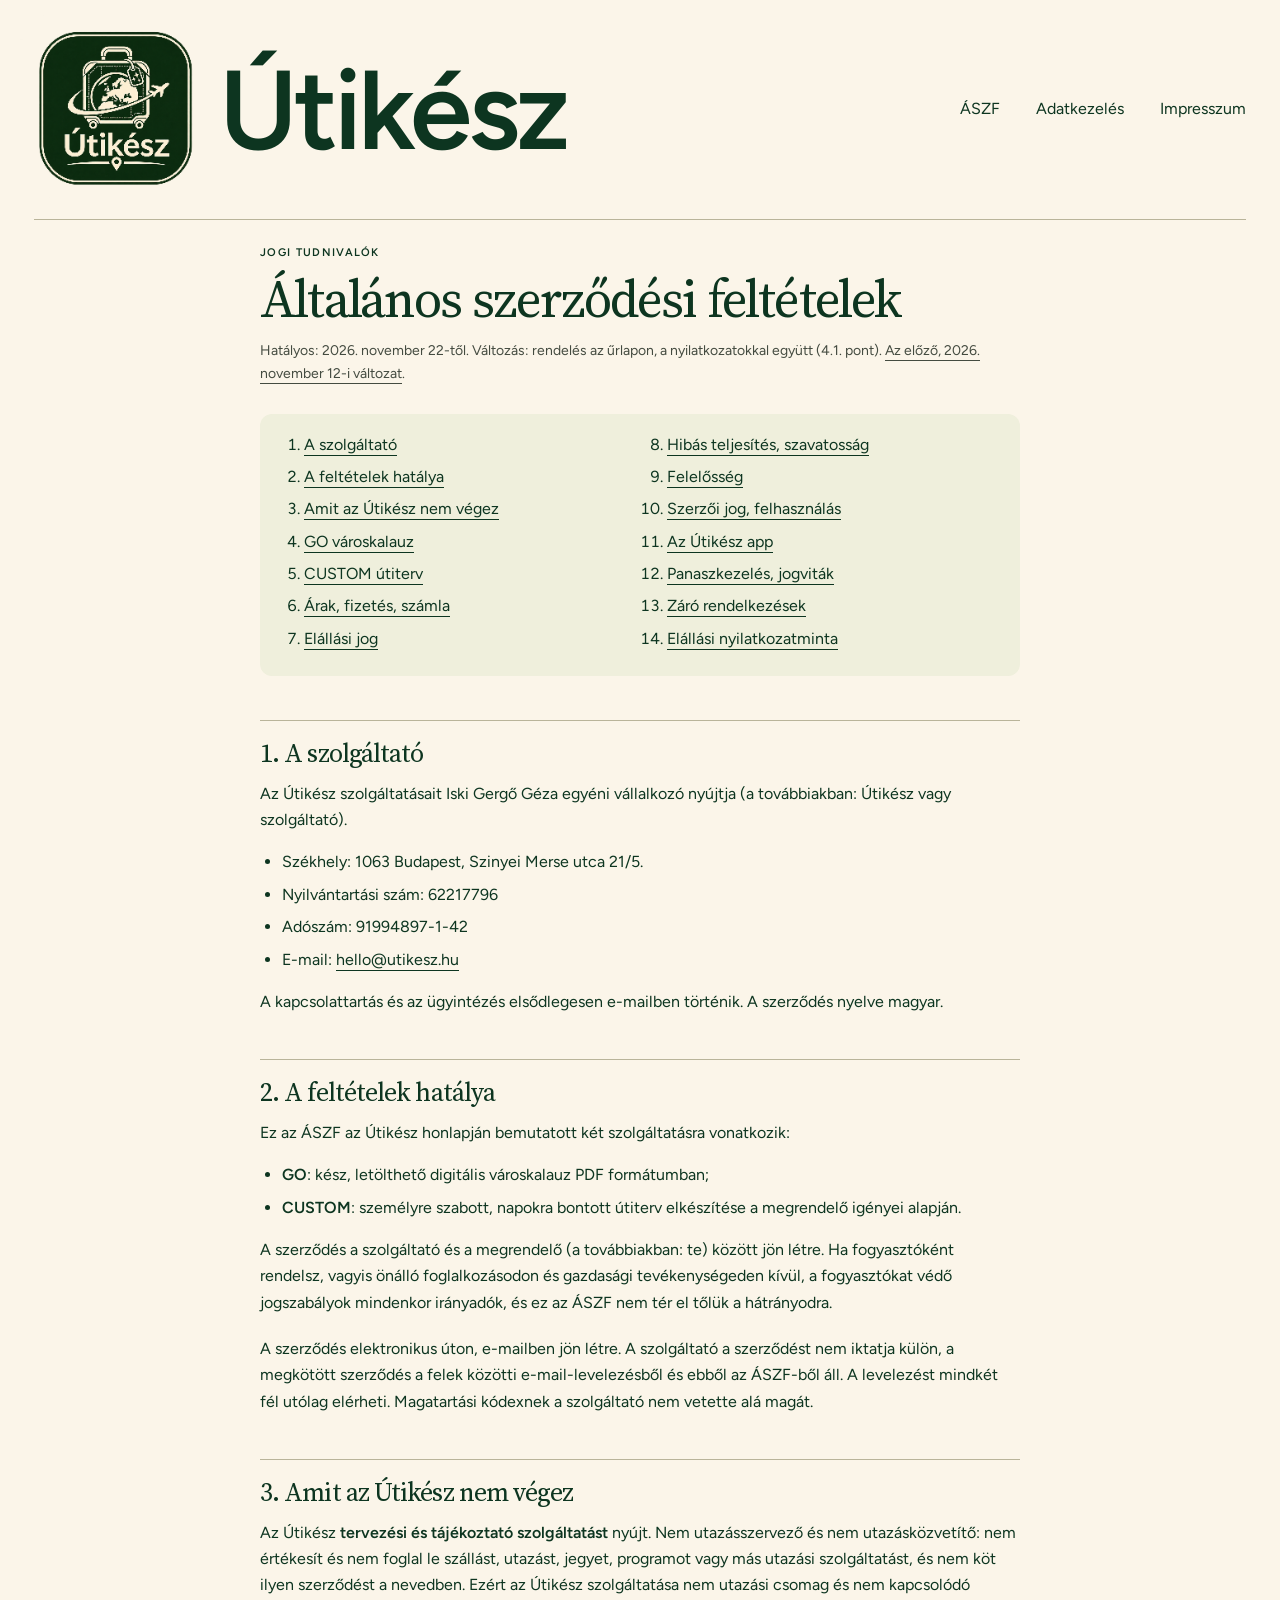
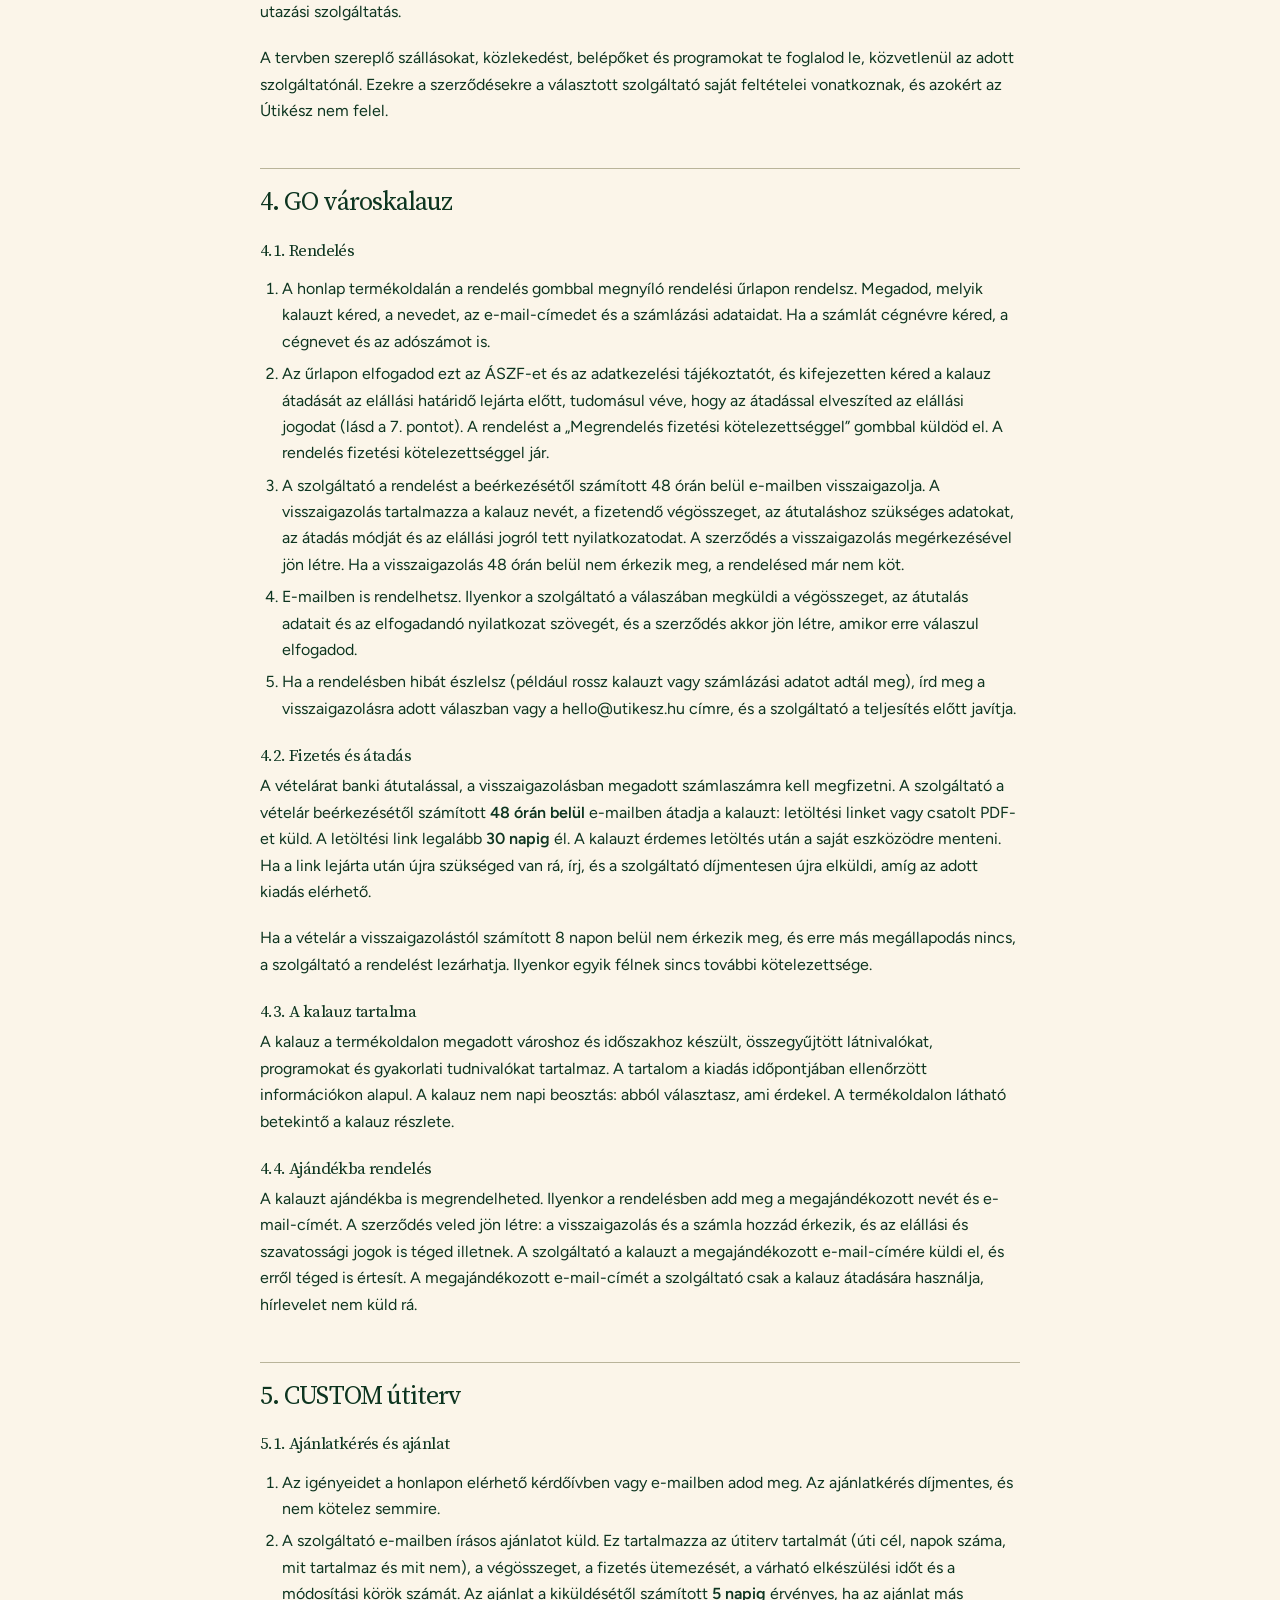
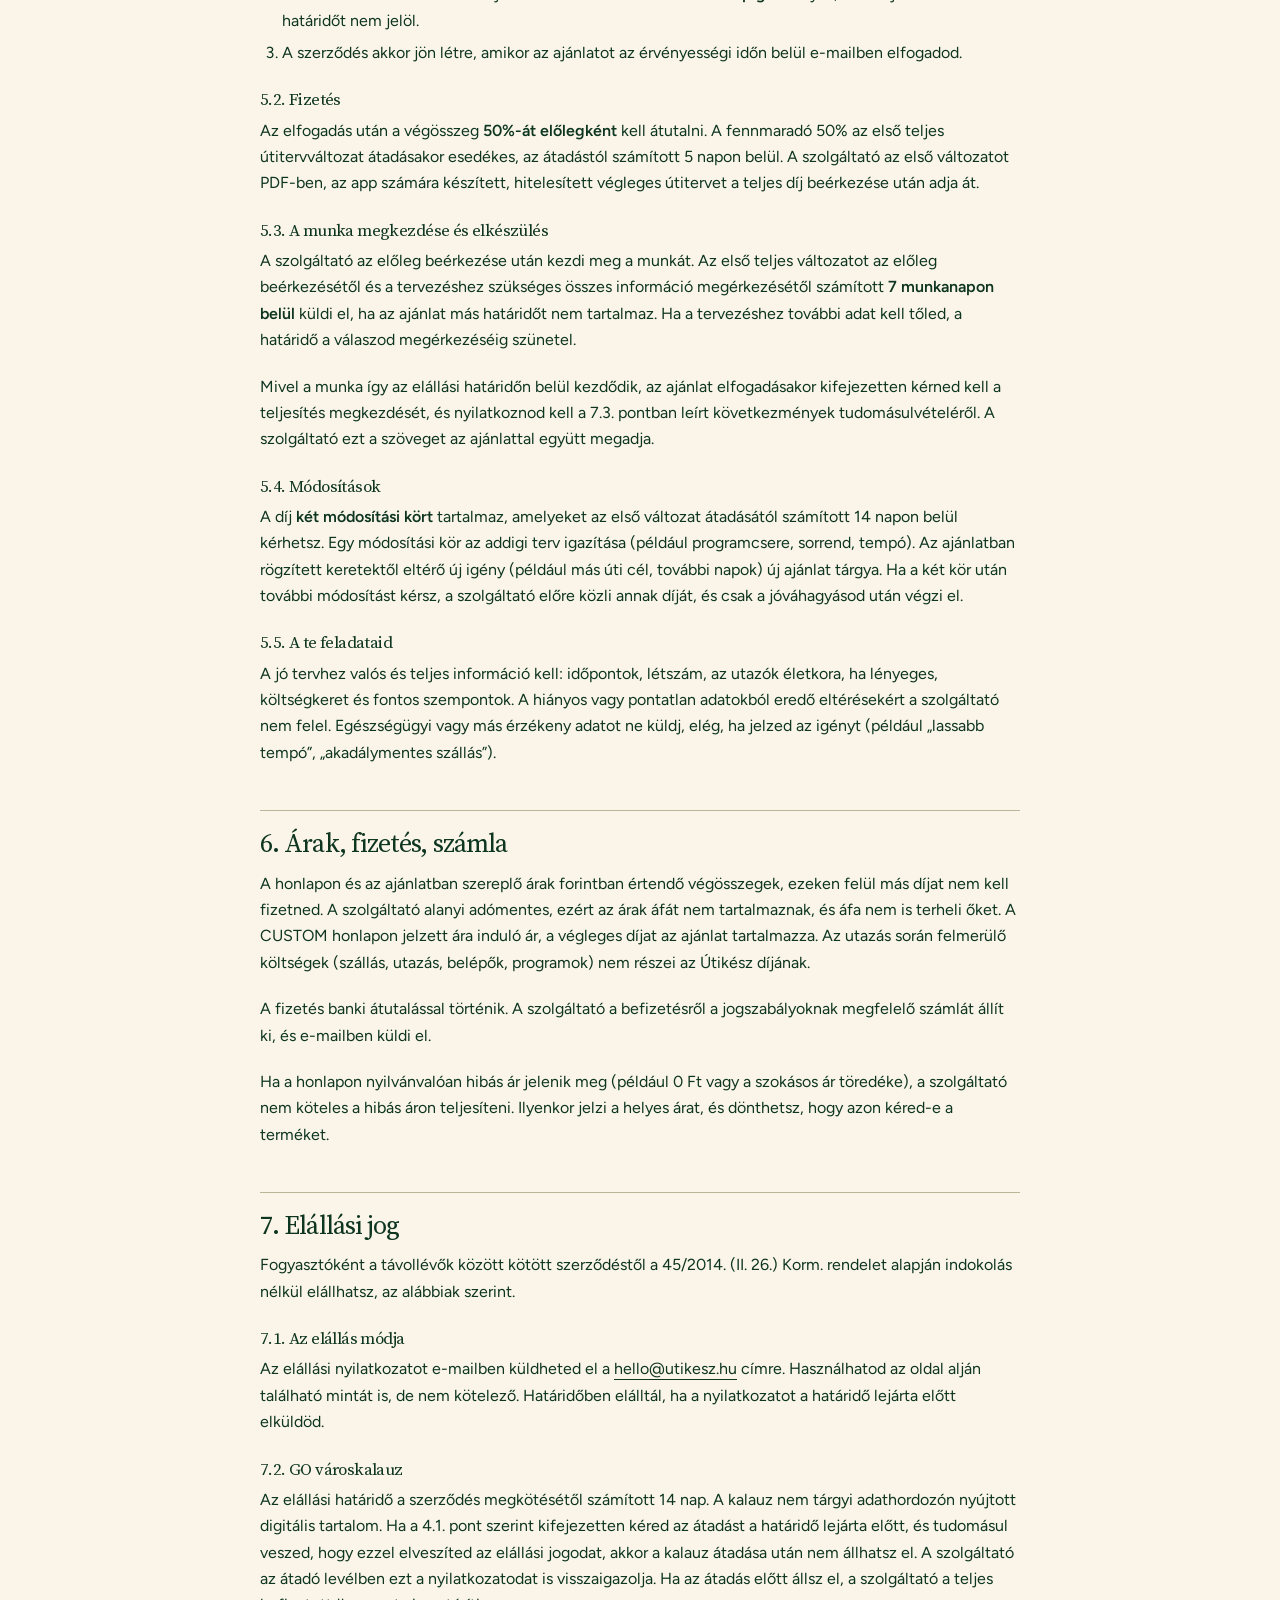
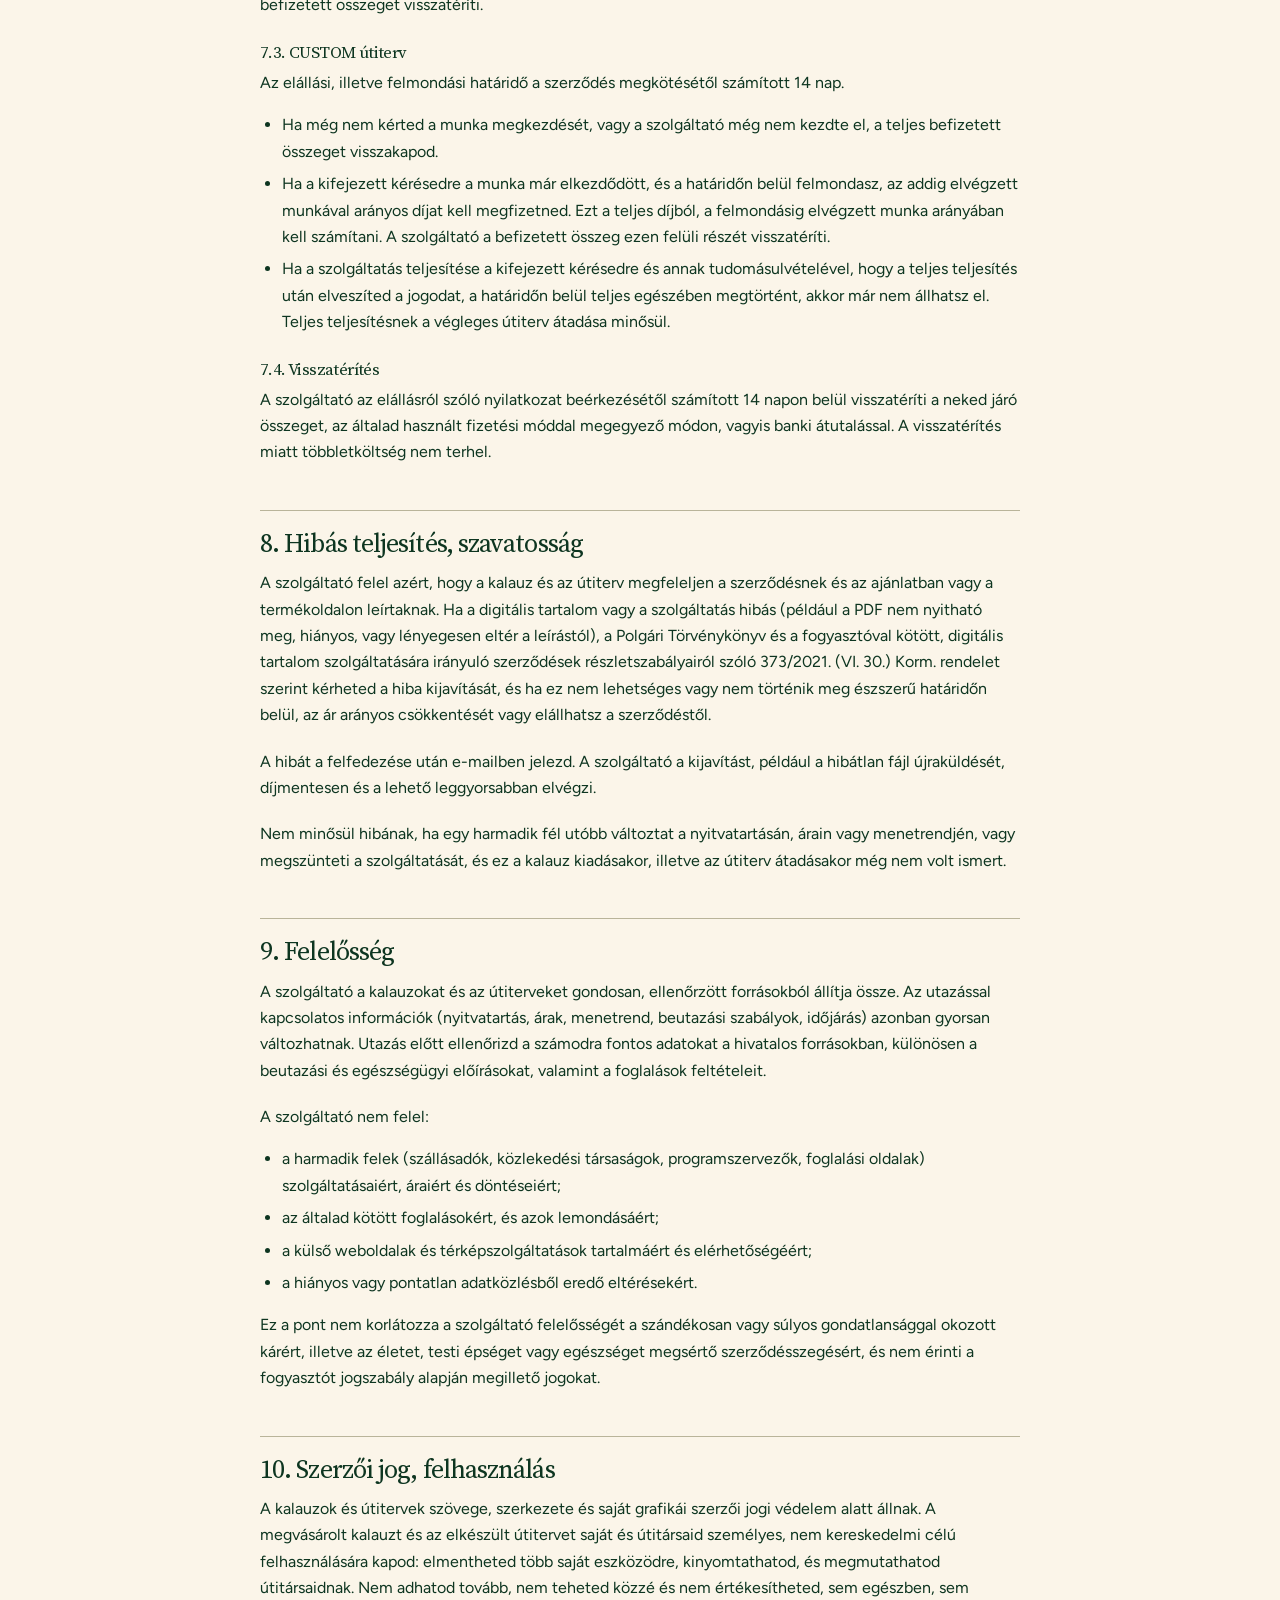
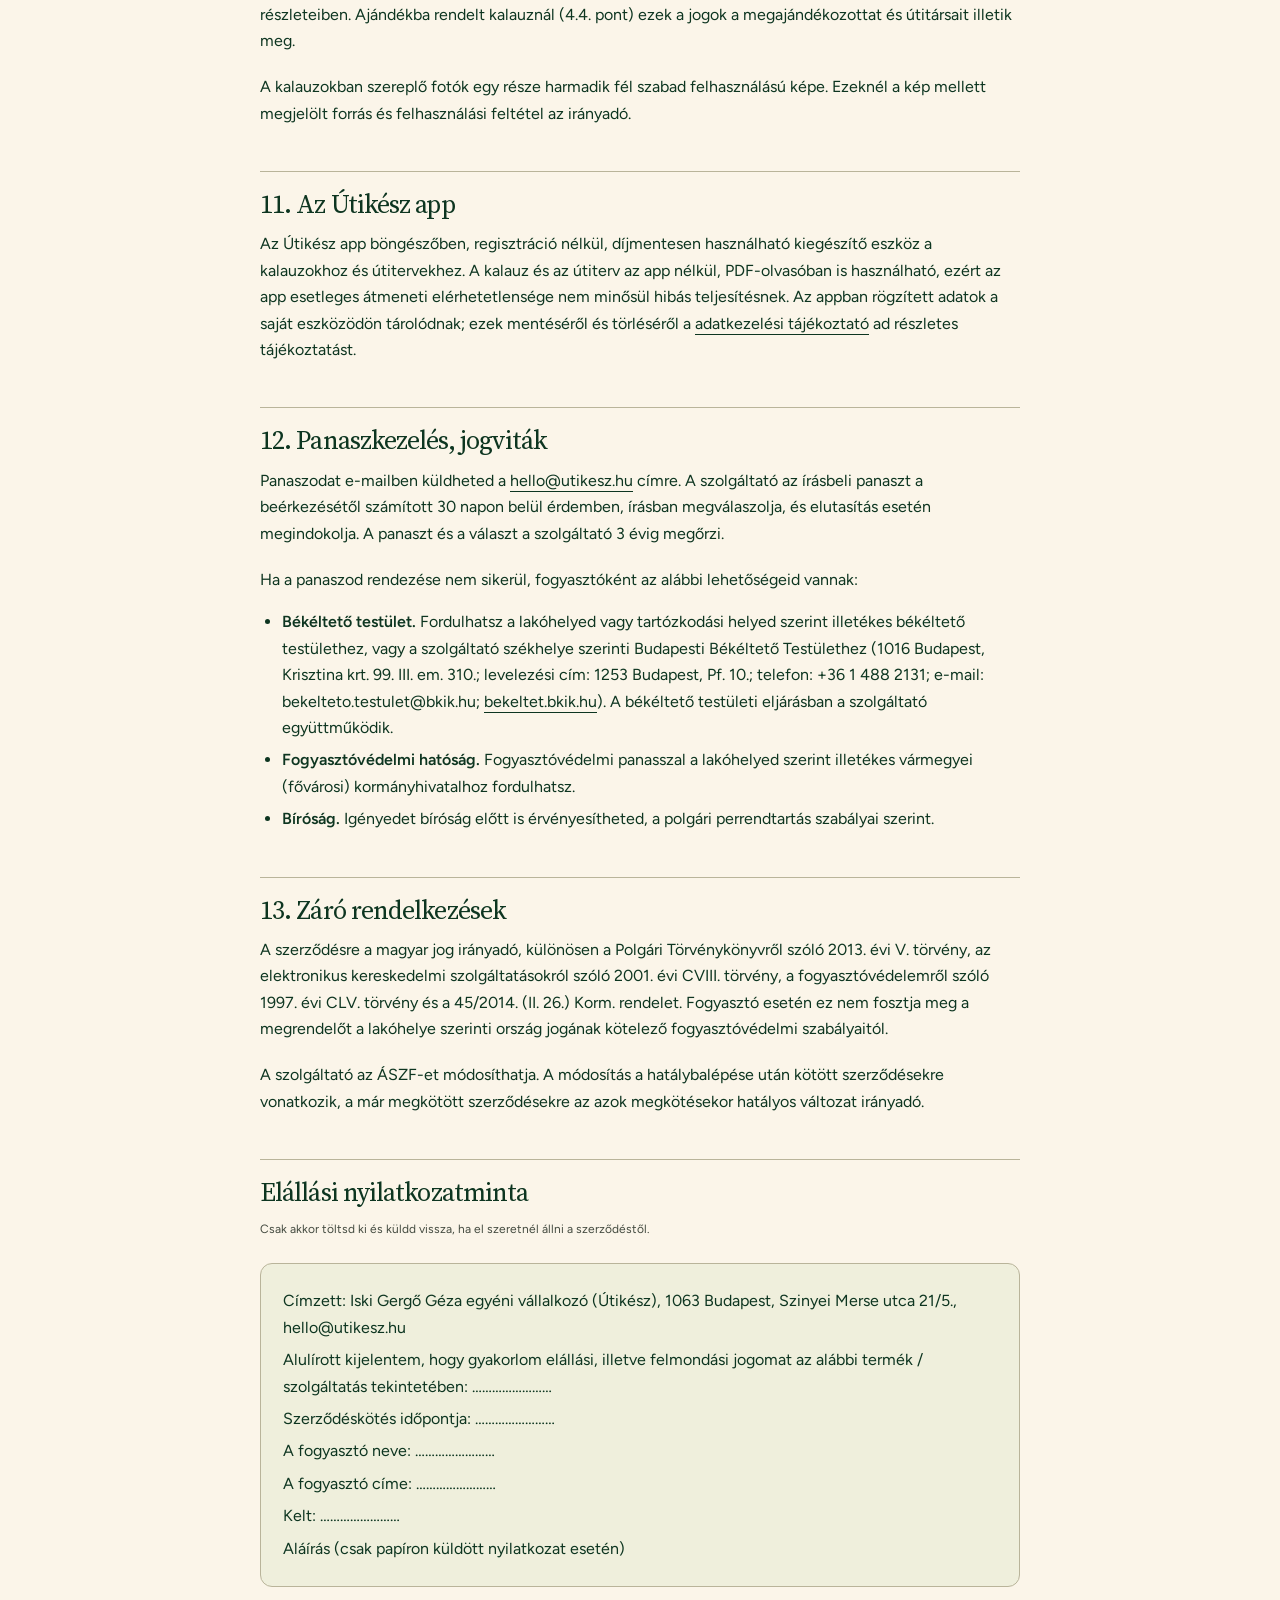
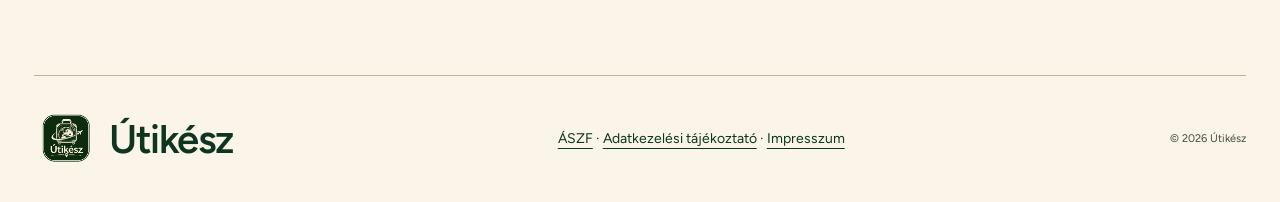
<file: aszf.html>
<!doctype html>
<html lang="hu">
<head>
<meta charset="utf-8">
<meta name="viewport" content="width=device-width,initial-scale=1">
<meta name="theme-color" content="#173f35">
<title>Általános szerződési feltételek – Útikész</title>
<link rel="icon" href="./site-utikesz-logo.png">
<link rel="stylesheet" href="./site.css">
<link rel="stylesheet" href="./legal.css">
</head>
<body>
<header class="header wrap"><a class="brand" href="./honlap.html" aria-label="Útikész kezdőlap"><img src="./site-utikesz-logo.png" alt=""><span>Útikész</span></a><nav aria-label="Jogi oldalak"><a href="./aszf.html" aria-current="page">ÁSZF</a><a href="./adatvedelem.html">Adatkezelés</a><a href="./impresszum.html">Impresszum</a></nav></header>
<main class="wrap legal">
<p class="edition">JOGI TUDNIVALÓK</p>
<h1>Általános szerződési feltételek</h1>
<p class="legal-meta">Hatályos: 2026. november 22-től. Változás: rendelés az űrlapon, a nyilatkozatokkal együtt (4.1. pont). <a href="./aszf-2026-11-12.html">Az előző, 2026. november 12-i változat</a>.</p>

<nav class="legal-toc" aria-label="Tartalom"><ol>
<li><a href="#szolgaltato">A szolgáltató</a></li>
<li><a href="#hataly">A feltételek hatálya</a></li>
<li><a href="#mit-nem">Amit az Útikész nem végez</a></li>
<li><a href="#go">GO városkalauz</a></li>
<li><a href="#custom">CUSTOM útiterv</a></li>
<li><a href="#arak">Árak, fizetés, számla</a></li>
<li><a href="#elallas">Elállási jog</a></li>
<li><a href="#szavatossag">Hibás teljesítés, szavatosság</a></li>
<li><a href="#felelosseg">Felelősség</a></li>
<li><a href="#szerzoi">Szerzői jog, felhasználás</a></li>
<li><a href="#app">Az Útikész app</a></li>
<li><a href="#panasz">Panaszkezelés, jogviták</a></li>
<li><a href="#zaro">Záró rendelkezések</a></li>
<li><a href="#minta">Elállási nyilatkozatminta</a></li>
</ol></nav>

<section id="szolgaltato">
<h2>1. A szolgáltató</h2>
<p>Az Útikész szolgáltatásait Iski Gergő Géza egyéni vállalkozó nyújtja (a továbbiakban: Útikész vagy szolgáltató).</p>
<ul>
<li>Székhely: 1063 Budapest, Szinyei Merse utca 21/5.</li>
<li>Nyilvántartási szám: 62217796</li>
<li>Adószám: 91994897-1-42</li>
<li>E-mail: <a href="mailto:hello@utikesz.hu">hello@utikesz.hu</a></li>
</ul>
<p>A kapcsolattartás és az ügyintézés elsődlegesen e-mailben történik. A szerződés nyelve magyar.</p>
</section>

<section id="hataly">
<h2>2. A feltételek hatálya</h2>
<p>Ez az ÁSZF az Útikész honlapján bemutatott két szolgáltatásra vonatkozik:</p>
<ul>
<li><strong>GO</strong>: kész, letölthető digitális városkalauz PDF formátumban;</li>
<li><strong>CUSTOM</strong>: személyre szabott, napokra bontott útiterv elkészítése a megrendelő igényei alapján.</li>
</ul>
<p>A szerződés a szolgáltató és a megrendelő (a továbbiakban: te) között jön létre. Ha fogyasztóként rendelsz, vagyis önálló foglalkozásodon és gazdasági tevékenységeden kívül, a fogyasztókat védő jogszabályok mindenkor irányadók, és ez az ÁSZF nem tér el tőlük a hátrányodra.</p>
<p>A szerződés elektronikus úton, e-mailben jön létre. A szolgáltató a szerződést nem iktatja külön, a megkötött szerződés a felek közötti e-mail-levelezésből és ebből az ÁSZF-ből áll. A levelezést mindkét fél utólag elérheti. Magatartási kódexnek a szolgáltató nem vetette alá magát.</p>
</section>

<section id="mit-nem">
<h2>3. Amit az Útikész nem végez</h2>
<p>Az Útikész <strong>tervezési és tájékoztató szolgáltatást</strong> nyújt. Nem utazásszervező és nem utazásközvetítő: nem értékesít és nem foglal le szállást, utazást, jegyet, programot vagy más utazási szolgáltatást, és nem köt ilyen szerződést a nevedben. Ezért az Útikész szolgáltatása nem utazási csomag és nem kapcsolódó utazási szolgáltatás.</p>
<p>A tervben szereplő szállásokat, közlekedést, belépőket és programokat te foglalod le, közvetlenül az adott szolgáltatónál. Ezekre a szerződésekre a választott szolgáltató saját feltételei vonatkoznak, és azokért az Útikész nem felel.</p>
</section>

<section id="go">
<h2>4. GO városkalauz</h2>
<h3>4.1. Rendelés</h3>
<ol>
<li>A honlap termékoldalán a rendelés gombbal megnyíló rendelési űrlapon rendelsz. Megadod, melyik kalauzt kéred, a nevedet, az e-mail-címedet és a számlázási adataidat. Ha a számlát cégnévre kéred, a cégnevet és az adószámot is.</li>
<li>Az űrlapon elfogadod ezt az ÁSZF-et és az adatkezelési tájékoztatót, és kifejezetten kéred a kalauz átadását az elállási határidő lejárta előtt, tudomásul véve, hogy az átadással elveszíted az elállási jogodat (lásd a 7. pontot). A rendelést a „Megrendelés fizetési kötelezettséggel” gombbal küldöd el. A rendelés fizetési kötelezettséggel jár.</li>
<li>A szolgáltató a rendelést a beérkezésétől számított 48 órán belül e-mailben visszaigazolja. A visszaigazolás tartalmazza a kalauz nevét, a fizetendő végösszeget, az átutaláshoz szükséges adatokat, az átadás módját és az elállási jogról tett nyilatkozatodat. A szerződés a visszaigazolás megérkezésével jön létre. Ha a visszaigazolás 48 órán belül nem érkezik meg, a rendelésed már nem köt.</li>
<li>E-mailben is rendelhetsz. Ilyenkor a szolgáltató a válaszában megküldi a végösszeget, az átutalás adatait és az elfogadandó nyilatkozat szövegét, és a szerződés akkor jön létre, amikor erre válaszul elfogadod.</li>
<li>Ha a rendelésben hibát észlelsz (például rossz kalauzt vagy számlázási adatot adtál meg), írd meg a visszaigazolásra adott válaszban vagy a hello@utikesz.hu címre, és a szolgáltató a teljesítés előtt javítja.</li>
</ol>
<h3>4.2. Fizetés és átadás</h3>
<p>A vételárat banki átutalással, a visszaigazolásban megadott számlaszámra kell megfizetni. A szolgáltató a vételár beérkezésétől számított <strong>48 órán belül</strong> e-mailben átadja a kalauzt: letöltési linket vagy csatolt PDF-et küld. A letöltési link legalább <strong>30 napig</strong> él. A kalauzt érdemes letöltés után a saját eszközödre menteni. Ha a link lejárta után újra szükséged van rá, írj, és a szolgáltató díjmentesen újra elküldi, amíg az adott kiadás elérhető.</p>
<p>Ha a vételár a visszaigazolástól számított 8 napon belül nem érkezik meg, és erre más megállapodás nincs, a szolgáltató a rendelést lezárhatja. Ilyenkor egyik félnek sincs további kötelezettsége.</p>
<h3>4.3. A kalauz tartalma</h3>
<p>A kalauz a termékoldalon megadott városhoz és időszakhoz készült, összegyűjtött látnivalókat, programokat és gyakorlati tudnivalókat tartalmaz. A tartalom a kiadás időpontjában ellenőrzött információkon alapul. A kalauz nem napi beosztás: abból választasz, ami érdekel. A termékoldalon látható betekintő a kalauz részlete.</p>
<h3>4.4. Ajándékba rendelés</h3>
<p>A kalauzt ajándékba is megrendelheted. Ilyenkor a rendelésben add meg a megajándékozott nevét és e-mail-címét. A szerződés veled jön létre: a visszaigazolás és a számla hozzád érkezik, és az elállási és szavatossági jogok is téged illetnek. A szolgáltató a kalauzt a megajándékozott e-mail-címére küldi el, és erről téged is értesít. A megajándékozott e-mail-címét a szolgáltató csak a kalauz átadására használja, hírlevelet nem küld rá.</p>
</section>

<section id="custom">
<h2>5. CUSTOM útiterv</h2>
<h3>5.1. Ajánlatkérés és ajánlat</h3>
<ol>
<li>Az igényeidet a honlapon elérhető kérdőívben vagy e-mailben adod meg. Az ajánlatkérés díjmentes, és nem kötelez semmire.</li>
<li>A szolgáltató e-mailben írásos ajánlatot küld. Ez tartalmazza az útiterv tartalmát (úti cél, napok száma, mit tartalmaz és mit nem), a végösszeget, a fizetés ütemezését, a várható elkészülési időt és a módosítási körök számát. Az ajánlat a kiküldésétől számított <strong>5 napig</strong> érvényes, ha az ajánlat más határidőt nem jelöl.</li>
<li>A szerződés akkor jön létre, amikor az ajánlatot az érvényességi időn belül e-mailben elfogadod.</li>
</ol>
<h3>5.2. Fizetés</h3>
<p>Az elfogadás után a végösszeg <strong>50%-át előlegként</strong> kell átutalni. A fennmaradó 50% az első teljes útitervváltozat átadásakor esedékes, az átadástól számított 5 napon belül. A szolgáltató az első változatot PDF-ben, az app számára készített, hitelesített végleges útitervet a teljes díj beérkezése után adja át.</p>
<h3>5.3. A munka megkezdése és elkészülés</h3>
<p>A szolgáltató az előleg beérkezése után kezdi meg a munkát. Az első teljes változatot az előleg beérkezésétől és a tervezéshez szükséges összes információ megérkezésétől számított <strong>7 munkanapon belül</strong> küldi el, ha az ajánlat más határidőt nem tartalmaz. Ha a tervezéshez további adat kell tőled, a határidő a válaszod megérkezéséig szünetel.</p>
<p>Mivel a munka így az elállási határidőn belül kezdődik, az ajánlat elfogadásakor kifejezetten kérned kell a teljesítés megkezdését, és nyilatkoznod kell a 7.3. pontban leírt következmények tudomásulvételéről. A szolgáltató ezt a szöveget az ajánlattal együtt megadja.</p>
<h3>5.4. Módosítások</h3>
<p>A díj <strong>két módosítási kört</strong> tartalmaz, amelyeket az első változat átadásától számított 14 napon belül kérhetsz. Egy módosítási kör az addigi terv igazítása (például programcsere, sorrend, tempó). Az ajánlatban rögzített keretektől eltérő új igény (például más úti cél, további napok) új ajánlat tárgya. Ha a két kör után további módosítást kérsz, a szolgáltató előre közli annak díját, és csak a jóváhagyásod után végzi el.</p>
<h3>5.5. A te feladataid</h3>
<p>A jó tervhez valós és teljes információ kell: időpontok, létszám, az utazók életkora, ha lényeges, költségkeret és fontos szempontok. A hiányos vagy pontatlan adatokból eredő eltérésekért a szolgáltató nem felel. Egészségügyi vagy más érzékeny adatot ne küldj, elég, ha jelzed az igényt (például „lassabb tempó”, „akadálymentes szállás”).</p>
</section>

<section id="arak">
<h2>6. Árak, fizetés, számla</h2>
<p>A honlapon és az ajánlatban szereplő árak forintban értendő végösszegek, ezeken felül más díjat nem kell fizetned. A szolgáltató alanyi adómentes, ezért az árak áfát nem tartalmaznak, és áfa nem is terheli őket. A CUSTOM honlapon jelzett ára induló ár, a végleges díjat az ajánlat tartalmazza. Az utazás során felmerülő költségek (szállás, utazás, belépők, programok) nem részei az Útikész díjának.</p>
<p>A fizetés banki átutalással történik. A szolgáltató a befizetésről a jogszabályoknak megfelelő számlát állít ki, és e-mailben küldi el.</p>
<p>Ha a honlapon nyilvánvalóan hibás ár jelenik meg (például 0 Ft vagy a szokásos ár töredéke), a szolgáltató nem köteles a hibás áron teljesíteni. Ilyenkor jelzi a helyes árat, és dönthetsz, hogy azon kéred-e a terméket.</p>
</section>

<section id="elallas">
<h2>7. Elállási jog</h2>
<p>Fogyasztóként a távollévők között kötött szerződéstől a 45/2014. (II. 26.) Korm. rendelet alapján indokolás nélkül elállhatsz, az alábbiak szerint.</p>
<h3>7.1. Az elállás módja</h3>
<p>Az elállási nyilatkozatot e-mailben küldheted el a <a href="mailto:hello@utikesz.hu">hello@utikesz.hu</a> címre. Használhatod az oldal alján található mintát is, de nem kötelező. Határidőben elálltál, ha a nyilatkozatot a határidő lejárta előtt elküldöd.</p>
<h3>7.2. GO városkalauz</h3>
<p>Az elállási határidő a szerződés megkötésétől számított 14 nap. A kalauz nem tárgyi adathordozón nyújtott digitális tartalom. Ha a 4.1. pont szerint kifejezetten kéred az átadást a határidő lejárta előtt, és tudomásul veszed, hogy ezzel elveszíted az elállási jogodat, akkor a kalauz átadása után nem állhatsz el. A szolgáltató az átadó levélben ezt a nyilatkozatodat is visszaigazolja. Ha az átadás előtt állsz el, a szolgáltató a teljes befizetett összeget visszatéríti.</p>
<h3>7.3. CUSTOM útiterv</h3>
<p>Az elállási, illetve felmondási határidő a szerződés megkötésétől számított 14 nap.</p>
<ul>
<li>Ha még nem kérted a munka megkezdését, vagy a szolgáltató még nem kezdte el, a teljes befizetett összeget visszakapod.</li>
<li>Ha a kifejezett kérésedre a munka már elkezdődött, és a határidőn belül felmondasz, az addig elvégzett munkával arányos díjat kell megfizetned. Ezt a teljes díjból, a felmondásig elvégzett munka arányában kell számítani. A szolgáltató a befizetett összeg ezen felüli részét visszatéríti.</li>
<li>Ha a szolgáltatás teljesítése a kifejezett kérésedre és annak tudomásulvételével, hogy a teljes teljesítés után elveszíted a jogodat, a határidőn belül teljes egészében megtörtént, akkor már nem állhatsz el. Teljes teljesítésnek a végleges útiterv átadása minősül.</li>
</ul>
<h3>7.4. Visszatérítés</h3>
<p>A szolgáltató az elállásról szóló nyilatkozat beérkezésétől számított 14 napon belül visszatéríti a neked járó összeget, az általad használt fizetési móddal megegyező módon, vagyis banki átutalással. A visszatérítés miatt többletköltség nem terhel.</p>
</section>

<section id="szavatossag">
<h2>8. Hibás teljesítés, szavatosság</h2>
<p>A szolgáltató felel azért, hogy a kalauz és az útiterv megfeleljen a szerződésnek és az ajánlatban vagy a termékoldalon leírtaknak. Ha a digitális tartalom vagy a szolgáltatás hibás (például a PDF nem nyitható meg, hiányos, vagy lényegesen eltér a leírástól), a Polgári Törvénykönyv és a fogyasztóval kötött, digitális tartalom szolgáltatására irányuló szerződések részletszabályairól szóló 373/2021. (VI. 30.) Korm. rendelet szerint kérheted a hiba kijavítását, és ha ez nem lehetséges vagy nem történik meg észszerű határidőn belül, az ár arányos csökkentését vagy elállhatsz a szerződéstől.</p>
<p>A hibát a felfedezése után e-mailben jelezd. A szolgáltató a kijavítást, például a hibátlan fájl újraküldését, díjmentesen és a lehető leggyorsabban elvégzi.</p>
<p>Nem minősül hibának, ha egy harmadik fél utóbb változtat a nyitvatartásán, árain vagy menetrendjén, vagy megszünteti a szolgáltatását, és ez a kalauz kiadásakor, illetve az útiterv átadásakor még nem volt ismert.</p>
</section>

<section id="felelosseg">
<h2>9. Felelősség</h2>
<p>A szolgáltató a kalauzokat és az útiterveket gondosan, ellenőrzött forrásokból állítja össze. Az utazással kapcsolatos információk (nyitvatartás, árak, menetrend, beutazási szabályok, időjárás) azonban gyorsan változhatnak. Utazás előtt ellenőrizd a számodra fontos adatokat a hivatalos forrásokban, különösen a beutazási és egészségügyi előírásokat, valamint a foglalások feltételeit.</p>
<p>A szolgáltató nem felel:</p>
<ul>
<li>a harmadik felek (szállásadók, közlekedési társaságok, programszervezők, foglalási oldalak) szolgáltatásaiért, áraiért és döntéseiért;</li>
<li>az általad kötött foglalásokért, és azok lemondásáért;</li>
<li>a külső weboldalak és térképszolgáltatások tartalmáért és elérhetőségéért;</li>
<li>a hiányos vagy pontatlan adatközlésből eredő eltérésekért.</li>
</ul>
<p>Ez a pont nem korlátozza a szolgáltató felelősségét a szándékosan vagy súlyos gondatlansággal okozott kárért, illetve az életet, testi épséget vagy egészséget megsértő szerződésszegésért, és nem érinti a fogyasztót jogszabály alapján megillető jogokat.</p>
</section>

<section id="szerzoi">
<h2>10. Szerzői jog, felhasználás</h2>
<p>A kalauzok és útitervek szövege, szerkezete és saját grafikái szerzői jogi védelem alatt állnak. A megvásárolt kalauzt és az elkészült útitervet saját és útitársaid személyes, nem kereskedelmi célú felhasználására kapod: elmentheted több saját eszközödre, kinyomtathatod, és megmutathatod útitársaidnak. Nem adhatod tovább, nem teheted közzé és nem értékesítheted, sem egészben, sem részleteiben. Ajándékba rendelt kalauznál (4.4. pont) ezek a jogok a megajándékozottat és útitársait illetik meg.</p>
<p>A kalauzokban szereplő fotók egy része harmadik fél szabad felhasználású képe. Ezeknél a kép mellett megjelölt forrás és felhasználási feltétel az irányadó.</p>
</section>

<section id="app">
<h2>11. Az Útikész app</h2>
<p>Az Útikész app böngészőben, regisztráció nélkül, díjmentesen használható kiegészítő eszköz a kalauzokhoz és útitervekhez. A kalauz és az útiterv az app nélkül, PDF-olvasóban is használható, ezért az app esetleges átmeneti elérhetetlensége nem minősül hibás teljesítésnek. Az appban rögzített adatok a saját eszközödön tárolódnak; ezek mentéséről és törléséről a <a href="./adatvedelem.html">adatkezelési tájékoztató</a> ad részletes tájékoztatást.</p>
</section>

<section id="panasz">
<h2>12. Panaszkezelés, jogviták</h2>
<p>Panaszodat e-mailben küldheted a <a href="mailto:hello@utikesz.hu">hello@utikesz.hu</a> címre. A szolgáltató az írásbeli panaszt a beérkezésétől számított 30 napon belül érdemben, írásban megválaszolja, és elutasítás esetén megindokolja. A panaszt és a választ a szolgáltató 3 évig megőrzi.</p>
<p>Ha a panaszod rendezése nem sikerül, fogyasztóként az alábbi lehetőségeid vannak:</p>
<ul>
<li><strong>Békéltető testület.</strong> Fordulhatsz a lakóhelyed vagy tartózkodási helyed szerint illetékes békéltető testülethez, vagy a szolgáltató székhelye szerinti Budapesti Békéltető Testülethez (1016 Budapest, Krisztina krt. 99. III. em. 310.; levelezési cím: 1253 Budapest, Pf. 10.; telefon: +36 1 488 2131; e-mail: bekelteto.testulet@bkik.hu; <a href="https://bekeltet.bkik.hu/" target="_blank" rel="noopener">bekeltet.bkik.hu</a>). A békéltető testületi eljárásban a szolgáltató együttműködik.</li>
<li><strong>Fogyasztóvédelmi hatóság.</strong> Fogyasztóvédelmi panasszal a lakóhelyed szerint illetékes vármegyei (fővárosi) kormányhivatalhoz fordulhatsz.</li>
<li><strong>Bíróság.</strong> Igényedet bíróság előtt is érvényesítheted, a polgári perrendtartás szabályai szerint.</li>
</ul>
</section>

<section id="zaro">
<h2>13. Záró rendelkezések</h2>
<p>A szerződésre a magyar jog irányadó, különösen a Polgári Törvénykönyvről szóló 2013. évi V. törvény, az elektronikus kereskedelmi szolgáltatásokról szóló 2001. évi CVIII. törvény, a fogyasztóvédelemről szóló 1997. évi CLV. törvény és a 45/2014. (II. 26.) Korm. rendelet. Fogyasztó esetén ez nem fosztja meg a megrendelőt a lakóhelye szerinti ország jogának kötelező fogyasztóvédelmi szabályaitól.</p>
<p>A szolgáltató az ÁSZF-et módosíthatja. A módosítás a hatálybalépése után kötött szerződésekre vonatkozik, a már megkötött szerződésekre az azok megkötésekor hatályos változat irányadó.</p>
</section>

<section id="minta">
<h2>Elállási nyilatkozatminta</h2>
<p class="small">Csak akkor töltsd ki és küldd vissza, ha el szeretnél állni a szerződéstől.</p>
<div class="legal-box">
<p>Címzett: Iski Gergő Géza egyéni vállalkozó (Útikész), 1063 Budapest, Szinyei Merse utca 21/5., hello@utikesz.hu</p>
<p>Alulírott kijelentem, hogy gyakorlom elállási, illetve felmondási jogomat az alábbi termék / szolgáltatás tekintetében: ……………………</p>
<p>Szerződéskötés időpontja: ……………………</p>
<p>A fogyasztó neve: ……………………</p>
<p>A fogyasztó címe: ……………………</p>
<p>Kelt: ……………………</p>
<p>Aláírás (csak papíron küldött nyilatkozat esetén)</p>
</div>
</section>
</main>
<footer class="wrap footer"><a class="brand" href="./honlap.html"><img src="./site-utikesz-logo.png" alt=""><span>Útikész</span></a><p class="legal-links"><a href="./aszf.html">ÁSZF</a> · <a href="./adatvedelem.html">Adatkezelési tájékoztató</a> · <a href="./impresszum.html">Impresszum</a></p><small>© 2026 Útikész</small></footer>
</body>
</html>
</file>
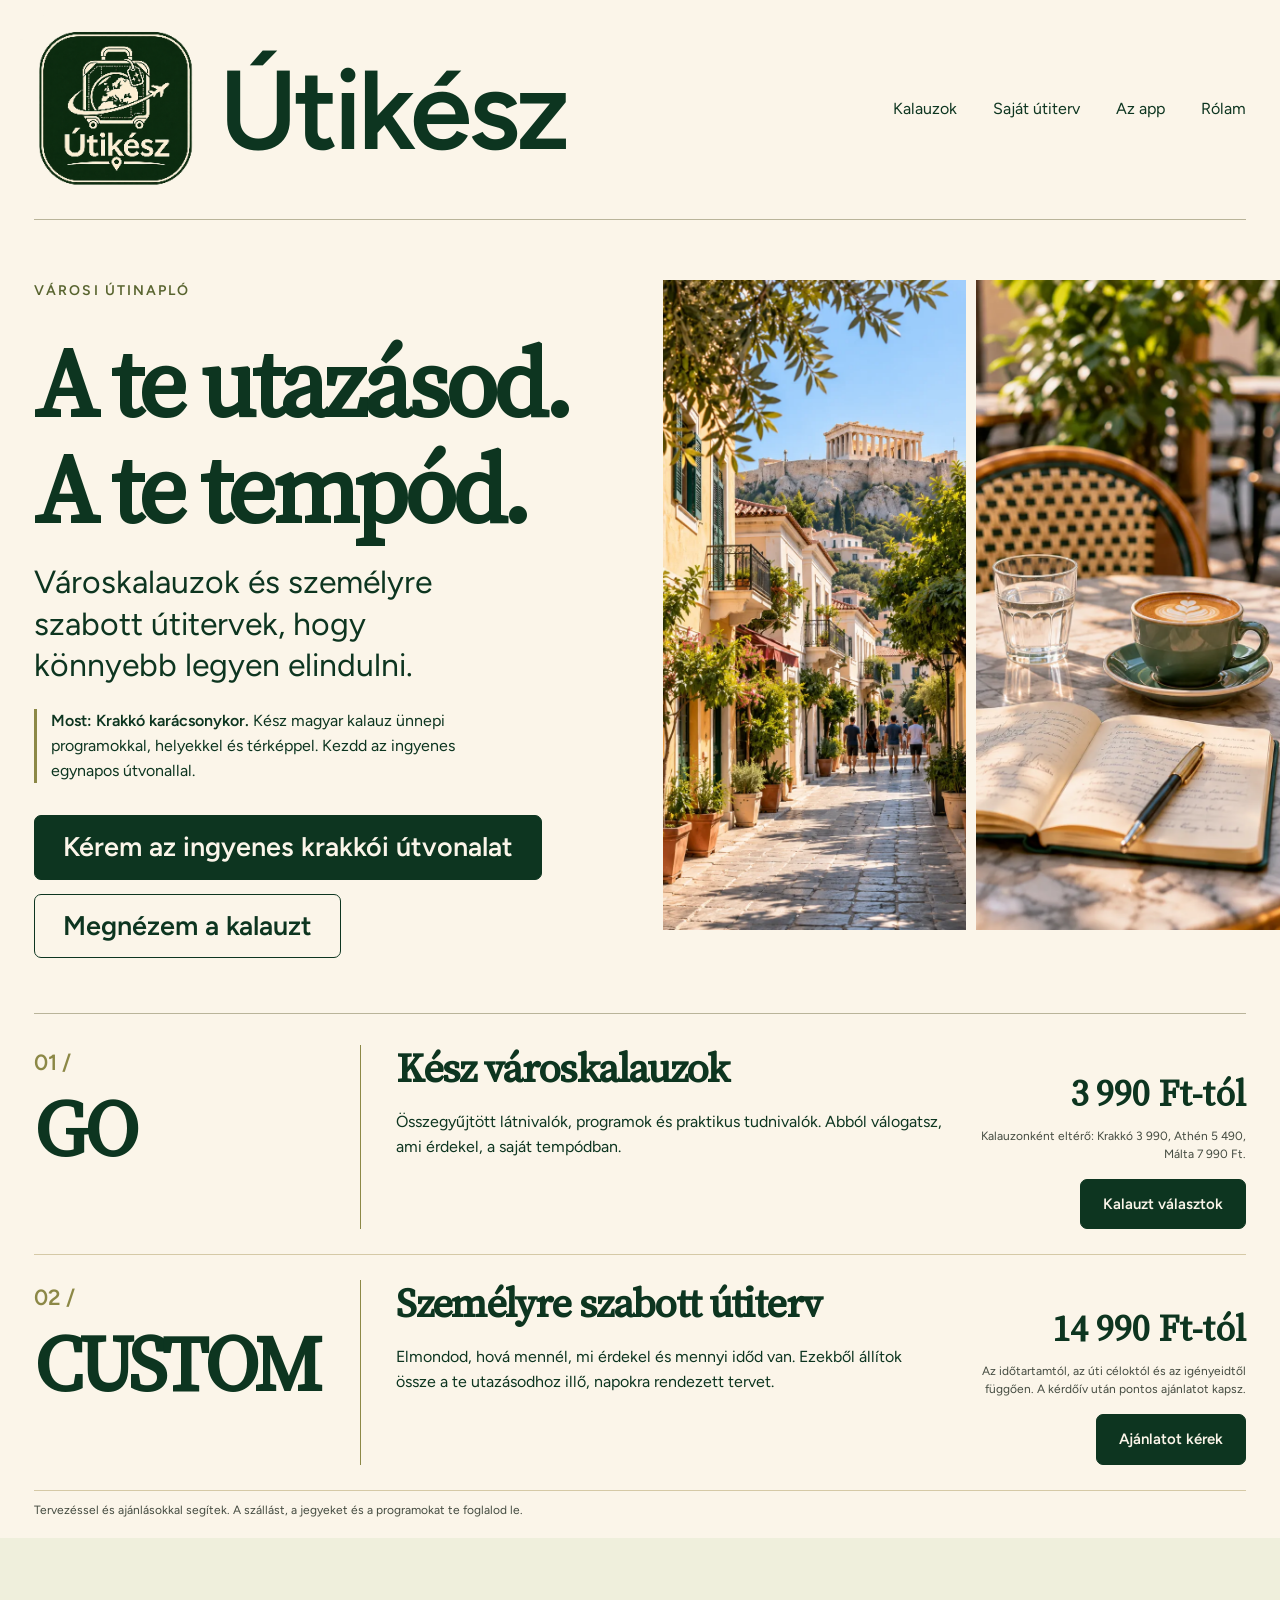
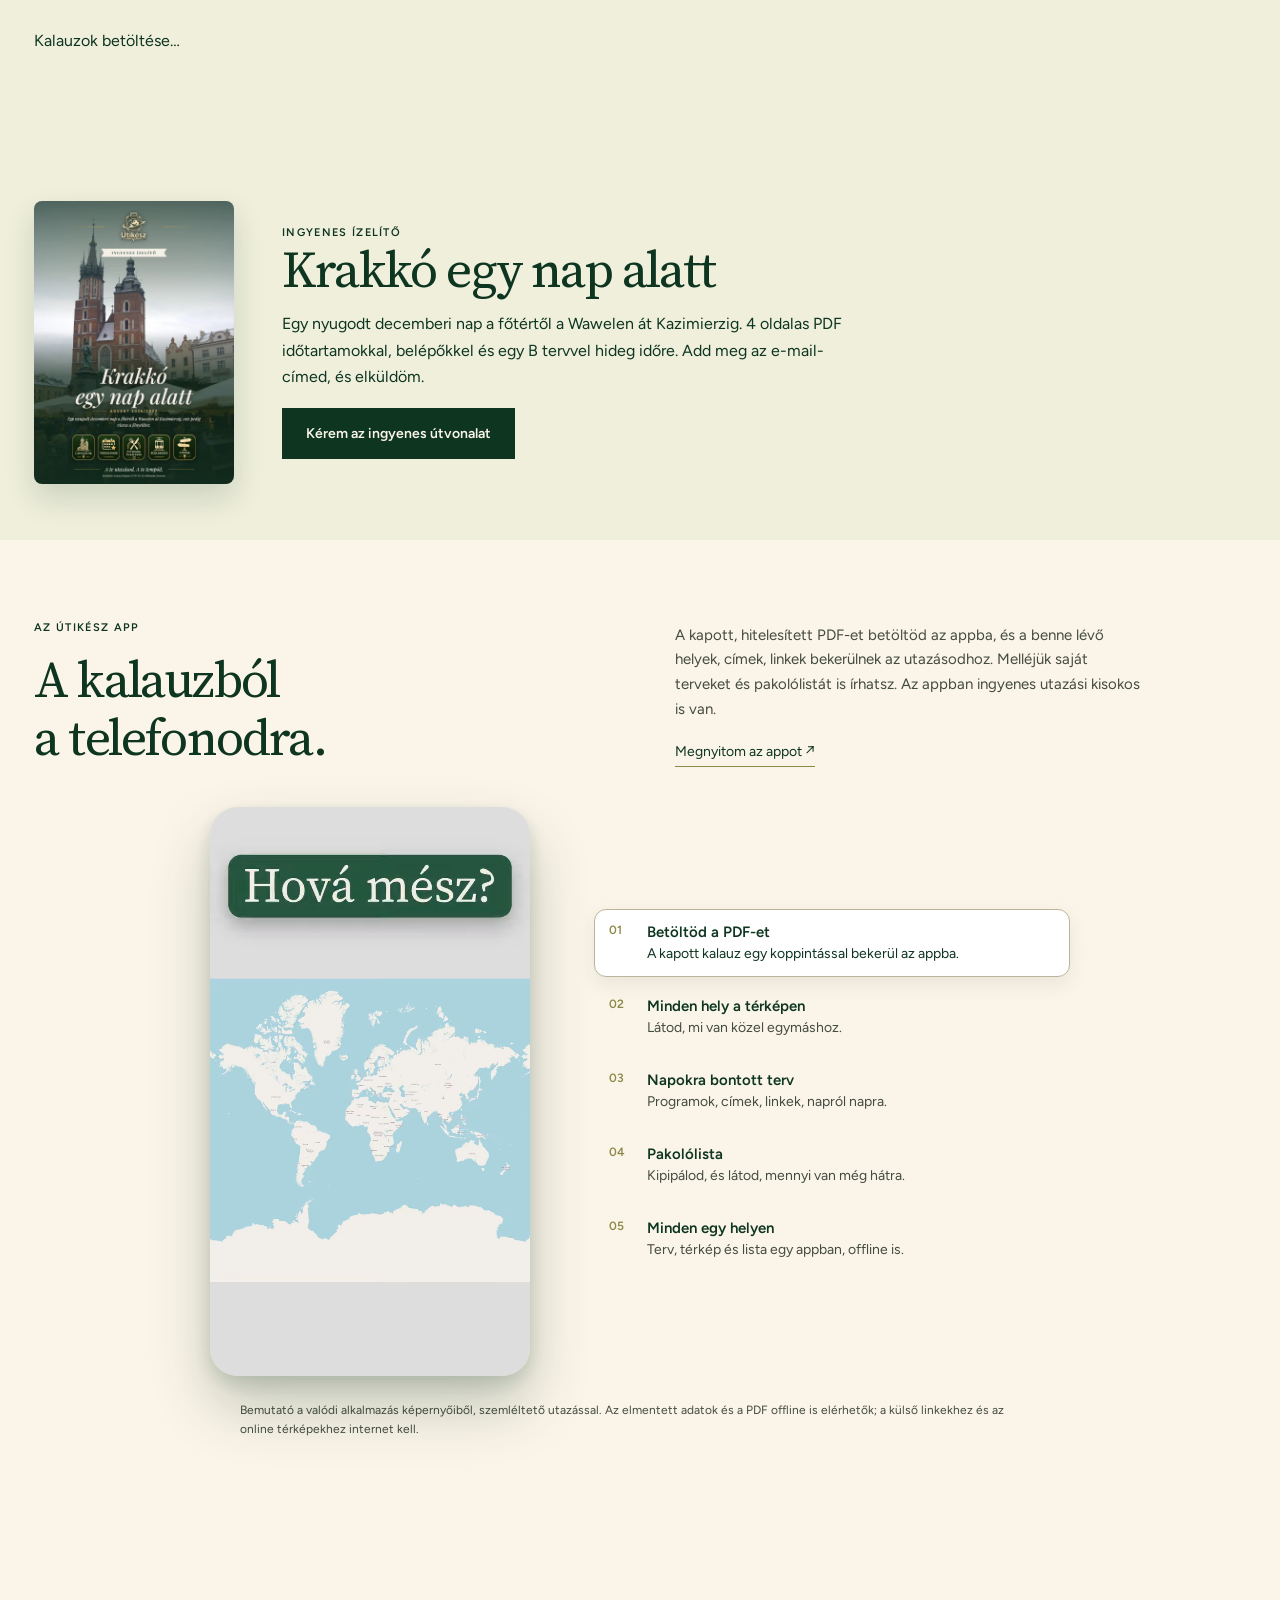
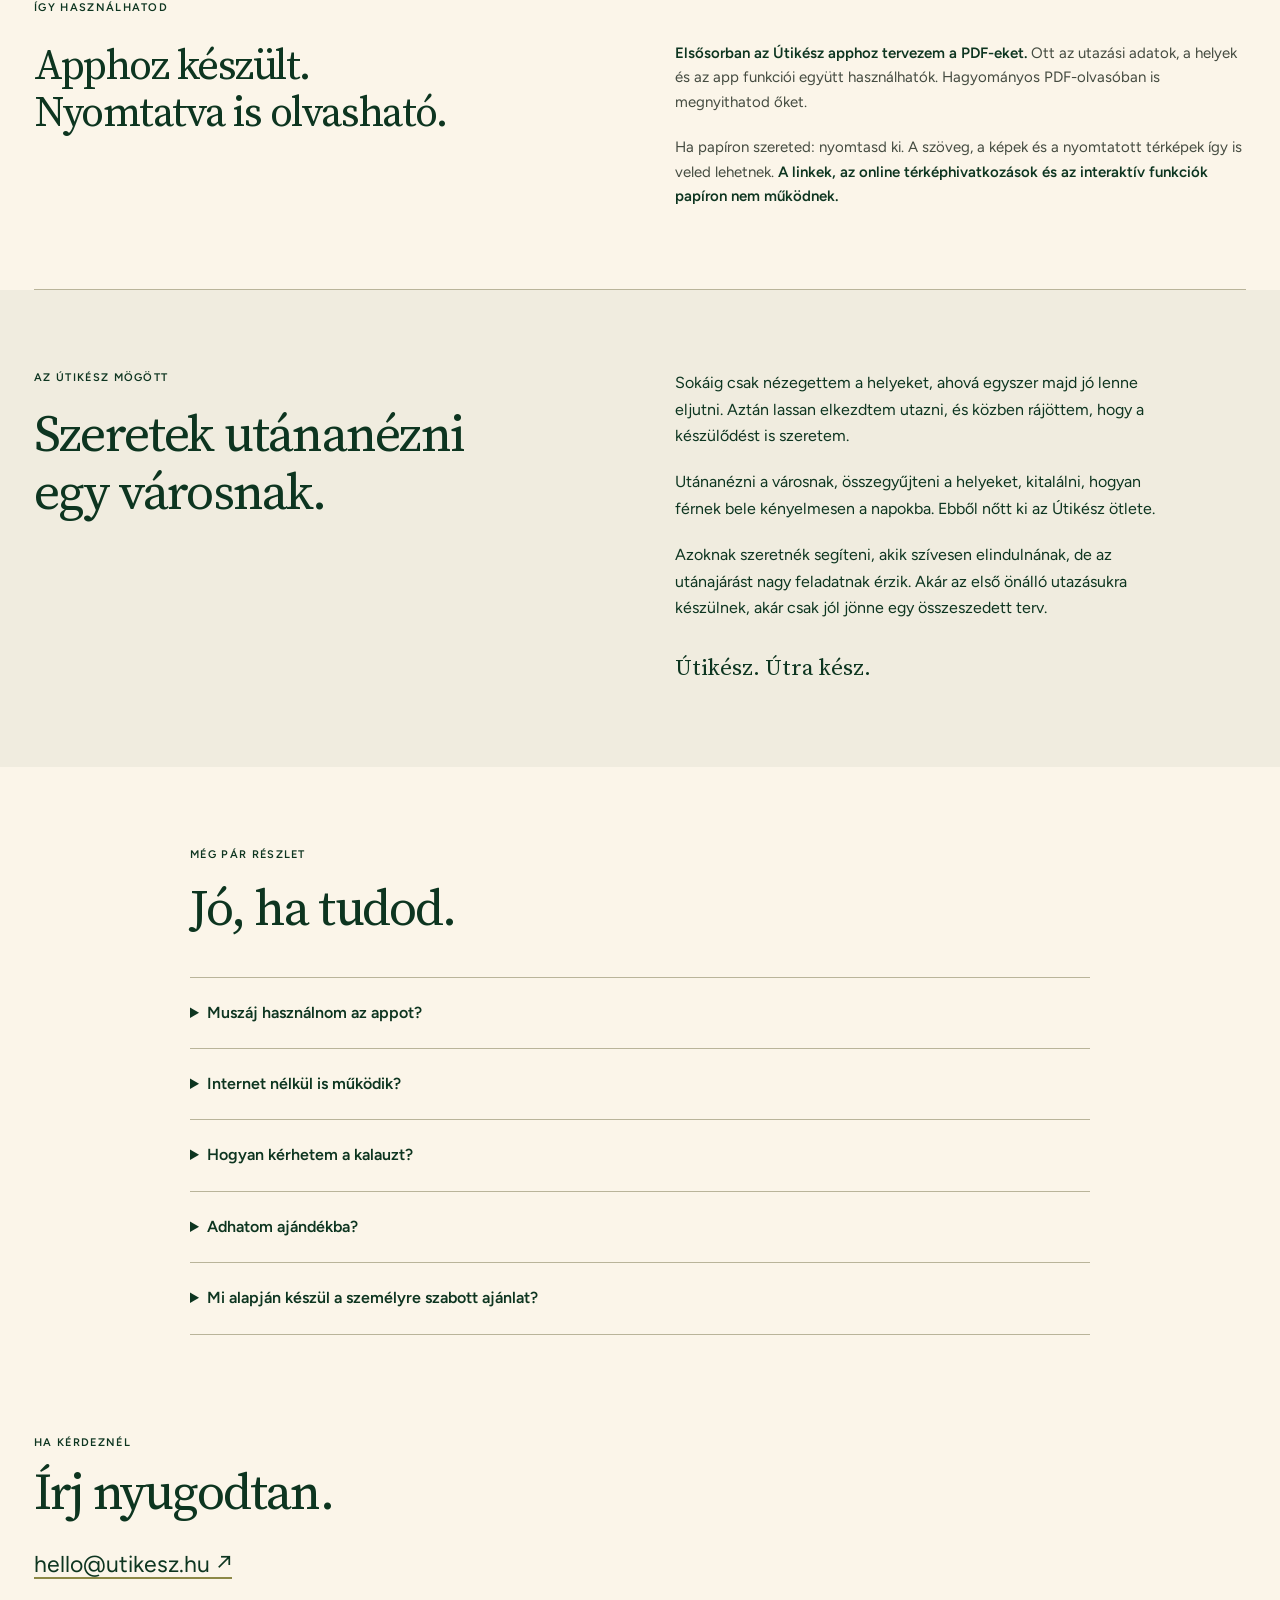
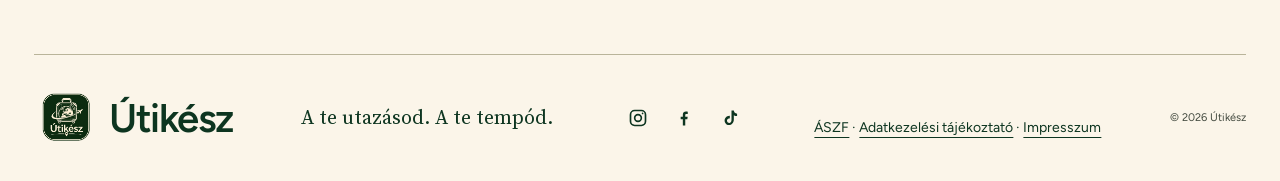
<file: honlap.html>
<!doctype html>
<html lang="hu">
<head>
  <meta charset="utf-8">
  <meta name="viewport" content="width=device-width,initial-scale=1">
  <meta name="theme-color" content="#173f35">
  <meta name="description" content="Útikész: magyar városkalauzok telefonra és nyomtatásra, és személyre szabott útitervek. Most: Krakkó karácsonykor, ingyenes egynapos útvonallal.">
  <link rel="canonical" href="https://greativo13.github.io/utikesz-app/honlap.html">
  <meta property="og:type" content="website">
  <meta property="og:locale" content="hu_HU">
  <meta property="og:site_name" content="Útikész">
  <meta property="og:title" content="Útikész – kész városkalauzok és személyre szabott útitervek">
  <meta property="og:description" content="Magyar városkalauzok telefonra és nyomtatásra. Most: Krakkó karácsonykor.">
  <meta property="og:url" content="https://greativo13.github.io/utikesz-app/honlap.html">
  <meta property="og:image" content="https://greativo13.github.io/utikesz-app/site-krakko-cover.webp">
  <meta name="twitter:card" content="summary_large_image">
  <script type="application/ld+json">{"@context":"https://schema.org","@graph":[{"@type":"Organization","@id":"https://greativo13.github.io/utikesz-app/honlap.html#org","name":"Útikész","url":"https://greativo13.github.io/utikesz-app/honlap.html","logo":"https://greativo13.github.io/utikesz-app/site-utikesz-logo.png","email":"hello@utikesz.hu","slogan":"A te utazásod. A te tempód."},{"@type":"Product","name":"Krakkó karácsonykor – Útikész GO városkalauz 2026/2027","description":"Magyar nyelvű, 24 oldalas városkalauz a téli Krakkóhoz: 9 látnivaló, 7 programötlet, 10 gasztromegálló, közlekedés, szálláskörnyékek és két térkép. Az Útikész apphoz készült, PDF-ként nyomtatható is.","image":"https://greativo13.github.io/utikesz-app/site-krakko-cover.webp","brand":{"@id":"https://greativo13.github.io/utikesz-app/honlap.html#org"},"inLanguage":"hu","offers":{"@type":"Offer","price":"3990","priceCurrency":"HUF","availability":"https://schema.org/InStock","url":"https://greativo13.github.io/utikesz-app/honlap.html?csomag=krakko-karacsony","seller":{"@id":"https://greativo13.github.io/utikesz-app/honlap.html#org"}}}]}</script>
  <title>Útikész – A te utazásod. A te tempód.</title>
  <link rel="icon" href="./site-utikesz-logo.png">
  <link rel="stylesheet" href="./site.css">
<style>.footer-social{display:flex;gap:14px;margin:6px 0}.footer-social a{color:inherit;display:inline-flex;padding:6px}.footer-social a:hover{color:var(--gold)}.app-shot{overflow:hidden}.app-shot img{display:block;margin-top:-13%}.footer .footer-legal{font-family:inherit;font-size:14px}.footer-legal a{color:inherit}.hero-season{margin-top:22px;max-width:520px;font-size:16px;line-height:1.55;color:var(--ink);border-left:3px solid var(--gold);padding-left:14px}.csali-band{background:var(--soft)}.csali-band .wrap{display:grid;gap:28px;align-items:center;padding-top:56px;padding-bottom:56px}@media (min-width:760px){.csali-band .wrap{grid-template-columns:200px 1fr;gap:48px}}.csali-band img{width:100%;max-width:200px;border-radius:8px;box-shadow:0 14px 30px rgba(13,53,32,.16);display:block}.csali-band h2{margin:0 0 12px}.csali-band p{max-width:560px}.csali-band .button{margin-top:18px}.order-steps{flex-basis:100%;margin:0;font-size:14px;line-height:1.55;color:var(--muted)}.order-steps a{color:var(--ink)}
.app-demo{display:grid;gap:34px;align-items:center;max-width:860px;margin:0 auto}
@media (min-width:760px){.app-demo{grid-template-columns:minmax(0,320px) 1fr;gap:64px}}
.phone{position:relative;width:min(320px,78vw);margin:0 auto}
.phone video{display:block;width:100%;aspect-ratio:9/16;object-fit:cover;border-radius:28px;background:var(--soft);box-shadow:0 30px 60px rgba(13,53,32,.24),0 8px 18px rgba(13,53,32,.14)}
.demo-steps{list-style:none;margin:0;padding:0;display:grid;gap:6px;counter-reset:st}
.demo-steps li{position:relative;padding:12px 14px 12px 52px;border-radius:12px;border:1px solid transparent;color:var(--muted);font-size:14px;line-height:1.45;transition:background .4s,border-color .4s,color .4s;counter-increment:st}
.demo-steps li::before{content:counter(st,decimal-leading-zero);position:absolute;left:14px;top:12px;font-size:12px;font-weight:600;letter-spacing:.04em;color:var(--gold)}
.demo-steps b{display:block;color:var(--ink);font-weight:600;font-size:15px}
.demo-steps li.is-on{background:#fff;border-color:var(--line);color:var(--ink);box-shadow:0 8px 20px rgba(13,53,32,.08)}
@media (prefers-reduced-motion:no-preference){.app-demo .phone,.app-demo .demo-steps{opacity:0;transform:translateY(28px);transition:opacity .8s ease,transform .8s ease}.app-demo .demo-steps{transition-delay:.18s}.app-demo.in-view .phone,.app-demo.in-view .demo-steps{opacity:1;transform:none}}
</style>  <script type="module" crossorigin src="./assets/honlap-C4xp5RO3.js"></script>
  <link rel="modulepreload" crossorigin href="./assets/jsx-runtime-CB2SzCab.js">
  <link rel="modulepreload" crossorigin href="./assets/site-model-BPl__qWC.js">
  <link rel="modulepreload" crossorigin href="./assets/site-store-z6_NnOvY.js">
  <link rel="stylesheet" crossorigin href="./assets/honlap-BbYsLA1C.css">
</head>
<body>
<header class="header wrap"><a class="brand" href="#" aria-label="Útikész kezdőlap"><img src="./site-utikesz-logo.png" alt=""><span>Útikész</span></a><button class="menu-toggle" aria-controls="navigation" aria-expanded="false" aria-label="Menü megnyitása">Menü</button><nav id="navigation" aria-label="Fő navigáció"><a href="#kalauzok">Kalauzok</a><a href="#szemelyre-szabva">Saját útiterv</a><a href="#app">Az app</a><a href="#rolam">Rólam</a></nav></header>
<main>
<section class="hero wrap" aria-labelledby="hero-title"><div class="hero-copy"><p class="edition">VÁROSI ÚTINAPLÓ</p><h1 id="hero-title">A te utazásod.<br>A te tempód.</h1><p class="hero-description">Városkalauzok és személyre szabott útitervek, hogy könnyebb legyen elindulni.</p><p class="hero-season"><strong>Most: Krakkó karácsonykor.</strong> Kész magyar kalauz ünnepi programokkal, helyekkel és térképpel. Kezdd az ingyenes egynapos útvonallal.</p><div class="hero-actions"><a class="button primary" href="./krakko-ingyenes.html">Kérem az ingyenes krakkói útvonalat</a><a class="button secondary" href="#kalauzok">Megnézem a kalauzt</a></div></div><div class="hero-photos"><img src="./site-hero-athens.webp" alt="Napsütötte athéni utca, háttérben az Akropolisszal" fetchpriority="high"><img src="./site-hero-cafe.webp" alt="Kávé és nyitott jegyzetfüzet egy hangulatos városi teraszon" fetchpriority="high"></div></section>
<section class="wrap service-catalog" id="lehetosegek" aria-label="Miben segít az Útikész?"><article class="catalog-row"><div class="catalog-label"><span>01 /</span><h2>GO</h2></div><div class="catalog-copy"><h3>Kész városkalauzok</h3><p>Összegyűjtött látnivalók, programok és praktikus tudnivalók. Abból válogatsz, ami érdekel, a saját tempódban.</p></div><div class="catalog-price"><strong>3 990 Ft-tól</strong><small>Kalauzonként eltérő: Krakkó 3 990, Athén 5 490, Málta 7 990 Ft.</small><a class="button primary" href="#kalauzok">Kalauzt választok</a></div></article><article class="catalog-row" id="szemelyre-szabva"><div class="catalog-label"><span>02 /</span><h2>CUSTOM</h2></div><div class="catalog-copy"><h3>Személyre szabott útiterv</h3><p>Elmondod, hová mennél, mi érdekel és mennyi időd van. Ezekből állítok össze a te utazásodhoz illő, napokra rendezett tervet.</p></div><div class="catalog-price"><strong>14 990 Ft-tól</strong><small>Az időtartamtól, az úti céloktól és az igényeidtől függően. A kérdőív után pontos ajánlatot kapsz.</small><a class="button primary" href="https://tally.so/r/5X4XZo" target="_blank" rel="noopener">Ajánlatot kérek</a></div></article><p class="small booking-note">Tervezéssel és ajánlásokkal segítek. A szállást, a jegyeket és a programokat te foglalod le.</p></section>
<section class="guide-section" id="kalauzok"><div class="wrap" id="catalog-root"><article class="guide-layout cms-product"><div class="guide-copy"><p class="edition">ÚTIKÉSZ GO · VÁROSKALAUZ</p><h2>Krakkó karácsonykor</h2><p>Ünnepi hangulat, programötletek, látnivalók és praktikus tudnivalók a téli Krakkóhoz.</p><p class="small">24 oldal · 2026 / 2027</p><p>9 látnivaló, 7 programötlet és 10 gasztromegálló. Közlekedés, érkezés, szálláskörnyékek, két térkép és hasznos linkek.</p><a class="text-link" href="?csomag=krakko-karacsony">Megnézem és belelapozok</a></div><a class="guide-cover" href="?csomag=krakko-karacsony"><img src="./site-krakko-cover.webp" alt="Krakkó karácsonykor borítója" loading="lazy"></a><div class="guide-info"><strong class="guide-price">3 990 Ft</strong><div class="guide-format"><h3>Apphoz készült.<br>Nyomtatva is olvasható.</h3><p>Papíron a linkek és az interaktív funkciók nem használhatók.</p></div><a class="text-link" href="./site-utikesz-krakko-karacsony-betekinto.pdf" target="_blank" rel="noopener">PDF-betekintő megnyitása</a></div></article></div></section>
<section class="csali-band" id="ingyenes" aria-labelledby="csali-title"><div class="wrap"><img src="./site-krakko-egy-nap-borito.webp" alt="A Krakkó egy nap alatt PDF borítója" width="200" height="283" loading="lazy"><div><p class="edition">INGYENES ÍZELÍTŐ</p><h2 id="csali-title">Krakkó egy nap alatt</h2><p>Egy nyugodt decemberi nap a főtértől a Wawelen át Kazimierzig. 4 oldalas PDF időtartamokkal, belépőkkel és egy B tervvel hideg időre. Add meg az e-mail-címed, és elküldöm.</p><a class="button primary" href="./krakko-ingyenes.html">Kérem az ingyenes útvonalat</a></div></div></section>
<section class="app-section" id="app"><div class="wrap section"><div class="section-head"><div><p class="edition">AZ ÚTIKÉSZ APP</p><h2>A kalauzból<br>a telefonodra.</h2></div><div><p>A kapott, hitelesített PDF-et betöltöd az appba, és a benne lévő helyek, címek, linkek bekerülnek az utazásodhoz. Melléjük saját terveket és pakolólistát is írhatsz. Az appban ingyenes utazási kisokos is van.</p><a class="text-link" href="https://greativo13.github.io/utikesz-app/" target="_blank" rel="noopener">Megnyitom az appot ↗</a></div></div><div class="app-demo"><div class="phone"><video autoplay muted loop playsinline preload="metadata" poster="./site-app-demo-3-poster.jpg" aria-label="Bemutató az Útikész appból: térkép a látnivalókkal, napi terv és pakolólista"><source src="./site-app-demo-3.webm" type="video/webm"><source src="./site-app-demo-3.mp4" type="video/mp4"></video></div><ol class="demo-steps"><li data-t="0"><b>Betöltöd a PDF-et</b>A kapott kalauz egy koppintással bekerül az appba.</li><li data-t="3.8"><b>Minden hely a térképen</b>Látod, mi van közel egymáshoz.</li><li data-t="6.5"><b>Napokra bontott terv</b>Programok, címek, linkek, napról napra.</li><li data-t="9"><b>Pakolólista</b>Kipipálod, és látod, mennyi van még hátra.</li><li data-t="11.3"><b>Minden egy helyen</b>Terv, térkép és lista egy appban, offline is.</li></ol></div><p class="small">Bemutató a valódi alkalmazás képernyőiből, szemléltető utazással. Az elmentett adatok és a PDF offline is elérhetők; a külső linkekhez és az online térképekhez internet kell.</p></div></section>
<section class="wrap section format-section" id="hogyan-hasznald"><p class="edition">ÍGY HASZNÁLHATOD</p><div class="format-grid"><h2>Apphoz készült.<br>Nyomtatva is olvasható.</h2><div><p><strong>Elsősorban az Útikész apphoz tervezem a PDF-eket.</strong> Ott az utazási adatok, a helyek és az app funkciói együtt használhatók. Hagyományos PDF-olvasóban is megnyithatod őket.</p><p>Ha papíron szereted: nyomtasd ki. A szöveg, a képek és a nyomtatott térképek így is veled lehetnek. <strong>A linkek, az online térképhivatkozások és az interaktív funkciók papíron nem működnek.</strong></p></div></div></section>
<section class="about-section" id="rolam"><div class="wrap section about-grid"><div><p class="edition">AZ ÚTIKÉSZ MÖGÖTT</p><h2>Szeretek utánanézni<br>egy városnak.</h2></div><div><p>Sokáig csak nézegettem a helyeket, ahová egyszer majd jó lenne eljutni. Aztán lassan elkezdtem utazni, és közben rájöttem, hogy a készülődést is szeretem.</p><p>Utánanézni a városnak, összegyűjteni a helyeket, kitalálni, hogyan férnek bele kényelmesen a napokba. Ebből nőtt ki az Útikész ötlete.</p><p>Azoknak szeretnék segíteni, akik szívesen elindulnának, de az utánajárást nagy feladatnak érzik. Akár az első önálló utazásukra készülnek, akár csak jól jönne egy összeszedett terv.</p><p class="signature">Útikész. Útra kész.</p></div></div></section>
<section class="wrap section faq-section"><div class="section-head"><div><p class="edition">MÉG PÁR RÉSZLET</p><h2>Jó, ha tudod.</h2></div></div><details><summary>Muszáj használnom az appot?</summary><p>Nem. A PDF-et hagyományos PDF-olvasóban is megnyithatod, és ki is nyomtathatod. Az appban a beolvasott helyeket a saját utazásodhoz rendezheted, saját adatokat és pakolólistát adhatsz hozzájuk.</p></details><details><summary>Internet nélkül is működik?</summary><p>Az előre elmentett PDF és az eszközödön tárolt appadatok internet nélkül is elérhetők. A külső weboldalak és az online térképek megnyitásához internetkapcsolat szükséges.</p></details><details><summary>Hogyan kérhetem a kalauzt?</summary><p>A honlapon, a kalauz kártyáján a „Kérem a kalauzt” gombbal egy rövid rendelési űrlapot töltesz ki. 24 órán belül visszaküldöm a fizetési adatokat, és az átutalás beérkezése után 48 órán belül e-mailben, PDF-ben megkapod a kalauzt. A weboldalon nincs online fizetés. A rendelés menetét és az elállási jogot az <a href="./aszf.html">ÁSZF</a> írja le.</p></details><details><summary>Adhatom ajándékba?</summary><p>Igen. A rendelési űrlap megjegyzés rovatába írd be a címzett nevét és e-mail-címét, és a kalauzt az ő címére küldöm. A számla a te nevedre szól.</p></details><details><summary>Mi alapján készül a személyre szabott ajánlat?</summary><p>A kérdőívben megadott utazás alapján. A 14 990 Ft az induló ár; a végösszeg az utazás hosszától, az úti céloktól és az egyéni igényeidtől függ. Pontos ajánlatot kapsz, mielőtt döntesz.</p></details></section>
<section class="wrap contact-section" id="kapcsolat"><p class="edition">HA KÉRDEZNÉL</p><h2>Írj nyugodtan.</h2><a href="mailto:hello@utikesz.hu">hello@utikesz.hu ↗</a></section>
</main><footer class="wrap footer"><a class="brand" href="#"><img src="./site-utikesz-logo.png" alt=""><span>Útikész</span></a><p>A te utazásod. A te tempód.</p><p class="footer-social"><a href="https://www.instagram.com/greativo13/" target="_blank" rel="noopener" aria-label="Útikész az Instagramon"><svg viewBox="0 0 24 24" width="20" height="20" aria-hidden="true" fill="none" stroke="currentColor" stroke-width="2"><rect x="3" y="3" width="18" height="18" rx="5"/><circle cx="12" cy="12" r="4"/><circle cx="17.5" cy="6.5" r="1" fill="currentColor" stroke="none"/></svg></a><a href="https://www.facebook.com/1035636372973704" target="_blank" rel="noopener" aria-label="Útikész a Facebookon"><svg viewBox="0 0 24 24" width="20" height="20" aria-hidden="true" fill="currentColor"><path d="M13.5 21v-7.5h2.5l.4-3h-2.9V8.6c0-.9.3-1.5 1.5-1.5h1.5V4.4c-.3 0-1.2-.1-2.2-.1-2.2 0-3.7 1.3-3.7 3.8v2.4H8v3h2.6V21z"/></svg></a><a href="https://www.tiktok.com/@utikesz" target="_blank" rel="noopener" aria-label="Útikész a TikTokon"><svg viewBox="0 0 24 24" width="20" height="20" aria-hidden="true" fill="currentColor"><path d="M16.6 3c.3 2.2 1.6 3.6 3.9 3.8v2.9c-1.4.1-2.6-.3-3.9-1.1v5.3c0 6.7-7.3 8.8-10.2 4-1.9-3.1-.7-8.5 5.4-8.7v3c-.5.1-1 .2-1.4.4-1.4.5-2.2 1.4-2 3 .4 3 5.9 3.9 5.4-2V3z"/></svg></a></p><p class="footer-legal"><a href="./aszf.html">ÁSZF</a> · <a href="./adatvedelem.html">Adatkezelési tájékoztató</a> · <a href="./impresszum.html">Impresszum</a></p><small>© <span id="year">2026</span> Útikész</small></footer>

</body></html>
</file>
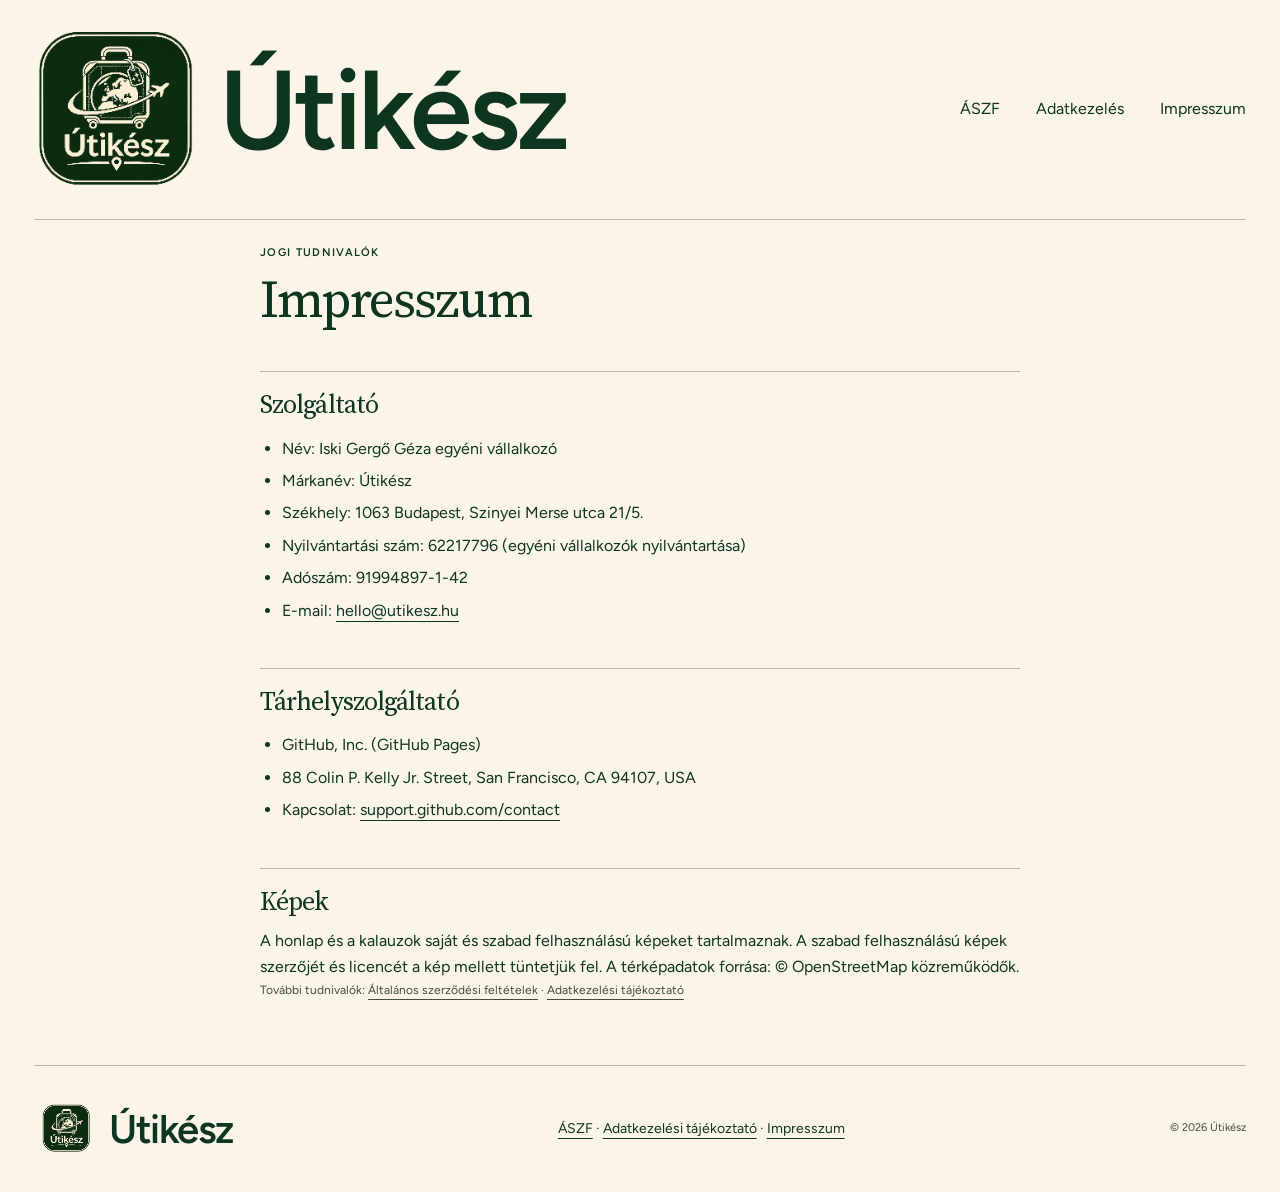
<file: impresszum.html>
<!doctype html>
<html lang="hu">
<head>
<meta charset="utf-8">
<meta name="viewport" content="width=device-width,initial-scale=1">
<meta name="theme-color" content="#173f35">
<title>Impresszum – Útikész</title>
<link rel="icon" href="./site-utikesz-logo.png">
<link rel="stylesheet" href="./site.css">
<link rel="stylesheet" href="./legal.css">
</head>
<body>
<header class="header wrap"><a class="brand" href="./honlap.html" aria-label="Útikész kezdőlap"><img src="./site-utikesz-logo.png" alt=""><span>Útikész</span></a><nav aria-label="Jogi oldalak"><a href="./aszf.html">ÁSZF</a><a href="./adatvedelem.html">Adatkezelés</a><a href="./impresszum.html" aria-current="page">Impresszum</a></nav></header>
<main class="wrap legal">
<p class="edition">JOGI TUDNIVALÓK</p>
<h1>Impresszum</h1>
<section>
<h2>Szolgáltató</h2>
<ul>
<li>Név: Iski Gergő Géza egyéni vállalkozó</li>
<li>Márkanév: Útikész</li>
<li>Székhely: 1063 Budapest, Szinyei Merse utca 21/5.</li>
<li>Nyilvántartási szám: 62217796 (egyéni vállalkozók nyilvántartása)</li>
<li>Adószám: 91994897-1-42</li>
<li>E-mail: <a href="mailto:hello@utikesz.hu">hello@utikesz.hu</a></li>
</ul>
</section>
<section>
<h2>Tárhelyszolgáltató</h2>
<ul>
<li>GitHub, Inc. (GitHub Pages)</li>
<li>88 Colin P. Kelly Jr. Street, San Francisco, CA 94107, USA</li>
<li>Kapcsolat: <a href="https://support.github.com/contact" target="_blank" rel="noopener">support.github.com/contact</a></li>
</ul>
</section>
<section>
<h2>Képek</h2>
<p>A honlap és a kalauzok saját és szabad felhasználású képeket tartalmaznak. A szabad felhasználású képek szerzőjét és licencét a kép mellett tüntetjük fel. A térképadatok forrása: © OpenStreetMap közreműködők.</p>
</section>
<p class="small">További tudnivalók: <a href="./aszf.html">Általános szerződési feltételek</a> · <a href="./adatvedelem.html">Adatkezelési tájékoztató</a></p>
</main>
<footer class="wrap footer"><a class="brand" href="./honlap.html"><img src="./site-utikesz-logo.png" alt=""><span>Útikész</span></a><p class="legal-links"><a href="./aszf.html">ÁSZF</a> · <a href="./adatvedelem.html">Adatkezelési tájékoztató</a> · <a href="./impresszum.html">Impresszum</a></p><small>© 2026 Útikész</small></footer>
</body>
</html>
</file>
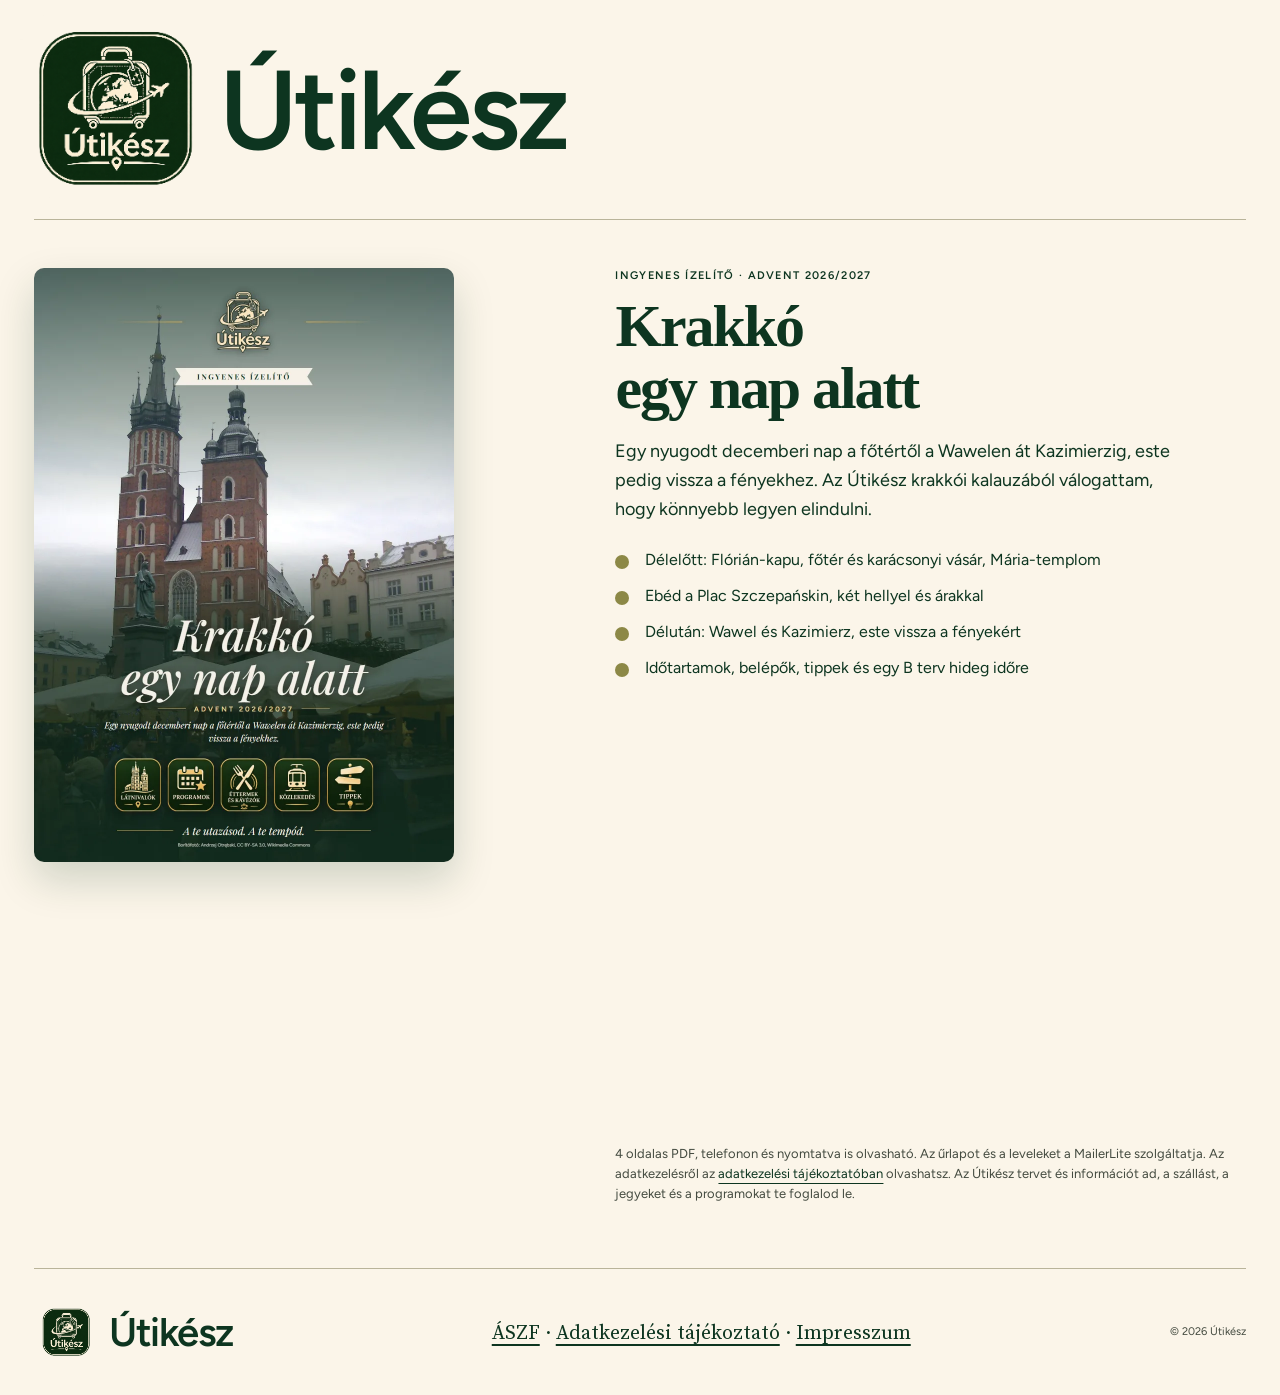
<file: krakko-ingyenes.html>
<!doctype html>
<html lang="hu">
<head>
<meta charset="utf-8">
<meta name="viewport" content="width=device-width,initial-scale=1">
<meta name="theme-color" content="#173f35">
<title>Krakkó egy nap alatt – ingyenes útvonal | Útikész</title>
<meta name="description" content="Egy nyugodt decemberi nap Krakkóban: főtér és karácsonyi vásár, Mária-templom, Wawel, Kazimierz. Ingyenes, 4 oldalas PDF az Útikész krakkói kalauzából.">
<link rel="canonical" href="https://greativo13.github.io/utikesz-app/krakko-ingyenes.html">
<meta property="og:type" content="website">
<meta property="og:locale" content="hu_HU">
<meta property="og:site_name" content="Útikész">
<meta property="og:title" content="Krakkó egy nap alatt – ingyenes útvonal">
<meta property="og:description" content="Egy nyugodt decemberi nap Krakkóban: főtér és vásár, Wawel, Kazimierz. Ingyenes, 4 oldalas PDF.">
<meta property="og:url" content="https://greativo13.github.io/utikesz-app/krakko-ingyenes.html">
<meta property="og:image" content="https://greativo13.github.io/utikesz-app/site-krakko-egy-nap-borito.webp">
<meta name="twitter:card" content="summary_large_image">
<link rel="icon" href="./site-utikesz-logo.png">
<link rel="stylesheet" href="./site.css">
<style>
  .csali{display:grid;grid-template-columns:1fr;gap:36px;padding:28px 0 64px}
  @media (min-width:860px){.csali{grid-template-columns:5fr 6fr;align-items:start;gap:56px;padding-top:48px}}
  @media (max-width:859px){.csali>div:first-child{order:2}.csali .borito{max-width:260px;margin:0 auto}}
  .csali h1{font-family:"Source Serif 4",Georgia,serif;font-weight:600;font-size:clamp(38px,6vw,60px);line-height:1.04;color:var(--ink);margin:10px 0 18px}
  .csali .bev{font-size:18px;line-height:1.6;color:var(--ink);max-width:560px}
  .csali ul{list-style:none;padding:0;margin:24px 0 0;display:grid;gap:12px}
  .csali li{position:relative;padding-left:30px;font-size:16px;line-height:1.5;color:var(--ink)}
  .csali li::before{content:"";position:absolute;left:0;top:7px;width:14px;height:14px;border-radius:50%;background:var(--gold)}
  .csali .borito{width:100%;max-width:420px;border-radius:10px;box-shadow:0 18px 40px rgba(13,53,32,.18);display:block}
  .csali .urlap{margin-top:28px;min-height:420px}
  .csali .apro{font-size:13px;line-height:1.55;color:var(--muted);margin-top:16px}
  .csali .apro a{color:var(--ink)}
</style>
</head>
<body>
<header class="header wrap"><a class="brand" href="./honlap.html" aria-label="Útikész kezdőlap"><img src="./site-utikesz-logo.png" alt=""><span>Útikész</span></a></header>
<main class="wrap csali">
  <div>
    <img class="borito" src="./site-krakko-egy-nap-borito.webp" alt="A Krakkó egy nap alatt PDF borítója" width="420" height="594">
  </div>
  <div>
    <p class="edition">INGYENES ÍZELÍTŐ · ADVENT 2026/2027</p>
    <h1>Krakkó<br>egy nap alatt</h1>
    <p class="bev">Egy nyugodt decemberi nap a főtértől a Wawelen át Kazimierzig, este pedig vissza a fényekhez. Az Útikész krakkói kalauzából válogattam, hogy könnyebb legyen elindulni.</p>
    <ul>
      <li>Délelőtt: Flórián-kapu, főtér és karácsonyi vásár, Mária-templom</li>
      <li>Ebéd a Plac Szczepańskin, két hellyel és árakkal</li>
      <li>Délután: Wawel és Kazimierz, este vissza a fényekért</li>
      <li>Időtartamok, belépők, tippek és egy B terv hideg időre</li>
    </ul>
    <div class="urlap">
      <div class="ml-embedded" data-form="WwIcEm"></div>
    </div>
    <p class="apro">4 oldalas PDF, telefonon és nyomtatva is olvasható. Az űrlapot és a leveleket a MailerLite szolgáltatja. Az adatkezelésről az <a href="./adatvedelem.html">adatkezelési tájékoztatóban</a> olvashatsz. Az Útikész tervet és információt ad, a szállást, a jegyeket és a programokat te foglalod le.</p>
  </div>
</main>
<footer class="wrap footer"><a class="brand" href="./honlap.html"><img src="./site-utikesz-logo.png" alt=""><span>Útikész</span></a><p class="legal-links"><a href="./aszf.html">ÁSZF</a> · <a href="./adatvedelem.html">Adatkezelési tájékoztató</a> · <a href="./impresszum.html">Impresszum</a></p><small>© 2026 Útikész</small></footer>
<!-- MailerLite: az univerzális kód tölti be a beágyazott űrlapot (data-form="WwIcEm"). -->
<script>
  (function(w,d,e,u,f,l,n){w[f]=w[f]||function(){(w[f].q=w[f].q||[]).push(arguments);},l=d.createElement(e),l.async=1,l.src=u,n=d.getElementsByTagName(e)[0],n.parentNode.insertBefore(l,n);})(window,document,'script','https://assets.mailerlite.com/js/universal.js','ml');
  ml('account', '2787162');
</script>
</body>
</html>
</file>
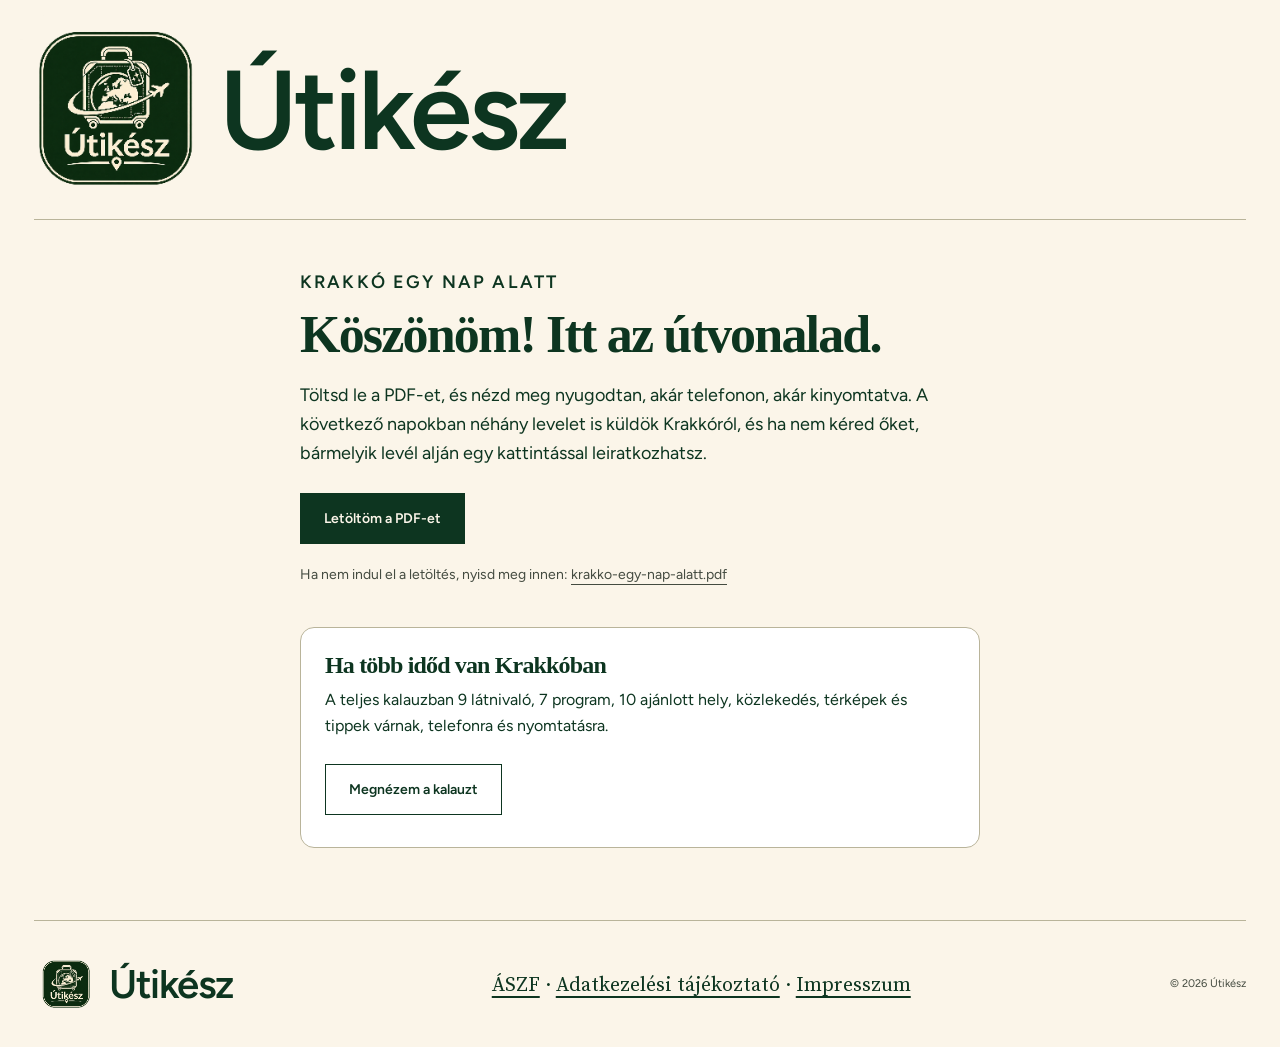
<file: krakko-koszonjuk.html>
<!doctype html>
<html lang="hu">
<head>
<meta charset="utf-8">
<meta name="viewport" content="width=device-width,initial-scale=1">
<meta name="theme-color" content="#173f35">
<meta name="robots" content="noindex">
<title>Köszönöm! Itt a krakkói útvonal | Útikész</title>
<link rel="icon" href="./site-utikesz-logo.png">
<link rel="stylesheet" href="./site.css">
<style>
  .koszi{max-width:680px;padding:48px 0 72px}
  .koszi h1{font-family:"Source Serif 4",Georgia,serif;font-weight:600;font-size:clamp(34px,5.5vw,52px);line-height:1.08;color:var(--ink);margin:10px 0 18px}
  .koszi p{font-size:18px;line-height:1.6;color:var(--ink)}
  .koszi .button{margin:26px 0 8px}
  .koszi .doboz{margin-top:40px;border:1px solid var(--line);border-radius:14px;padding:24px;background:#fff}
  .koszi .doboz h2{font-family:"Source Serif 4",Georgia,serif;font-weight:600;font-size:24px;color:var(--ink);margin-bottom:8px}
  .koszi .doboz p{font-size:16px}
  .koszi .apro{font-size:14px;color:var(--muted);margin-top:12px}
</style>
</head>
<body>
<header class="header wrap"><a class="brand" href="./honlap.html" aria-label="Útikész kezdőlap"><img src="./site-utikesz-logo.png" alt=""><span>Útikész</span></a></header>
<main class="wrap koszi">
  <p class="edition">KRAKKÓ EGY NAP ALATT</p>
  <h1 id="cim">Köszönöm! Itt az útvonalad.</h1>
  <p>Töltsd le a PDF-et, és nézd meg nyugodtan, akár telefonon, akár kinyomtatva. A következő napokban néhány levelet is küldök Krakkóról, és ha nem kéred őket, bármelyik levél alján egy kattintással leiratkozhatsz.</p>
  <a class="button primary" href="./krakko-egy-nap-alatt.pdf" download>Letöltöm a PDF-et</a>
  <p class="apro">Ha nem indul el a letöltés, nyisd meg innen: <a href="./krakko-egy-nap-alatt.pdf">krakko-egy-nap-alatt.pdf</a></p>
  <div class="doboz">
    <h2>Ha több időd van Krakkóban</h2>
    <p>A teljes kalauzban 9 látnivaló, 7 program, 10 ajánlott hely, közlekedés, térképek és tippek várnak, telefonra és nyomtatásra.</p>
    <a class="button secondary" href="./honlap.html#kalauzok">Megnézem a kalauzt</a>
  </div>
</main>
<footer class="wrap footer"><a class="brand" href="./honlap.html"><img src="./site-utikesz-logo.png" alt=""><span>Útikész</span></a><p class="legal-links"><a href="./aszf.html">ÁSZF</a> · <a href="./adatvedelem.html">Adatkezelési tájékoztató</a> · <a href="./impresszum.html">Impresszum</a></p><small>© 2026 Útikész</small></footer>
<script>
  // A Tally a keresztnevet a ?nev= paraméterben adja át. Csak szövegként írjuk ki.
  const nev = (new URLSearchParams(location.search).get("nev") || "").trim().slice(0, 40);
  if (nev) document.getElementById("cim").textContent = "Köszönöm, " + nev + "! Itt az útvonalad.";
</script>
</body>
</html>
</file>
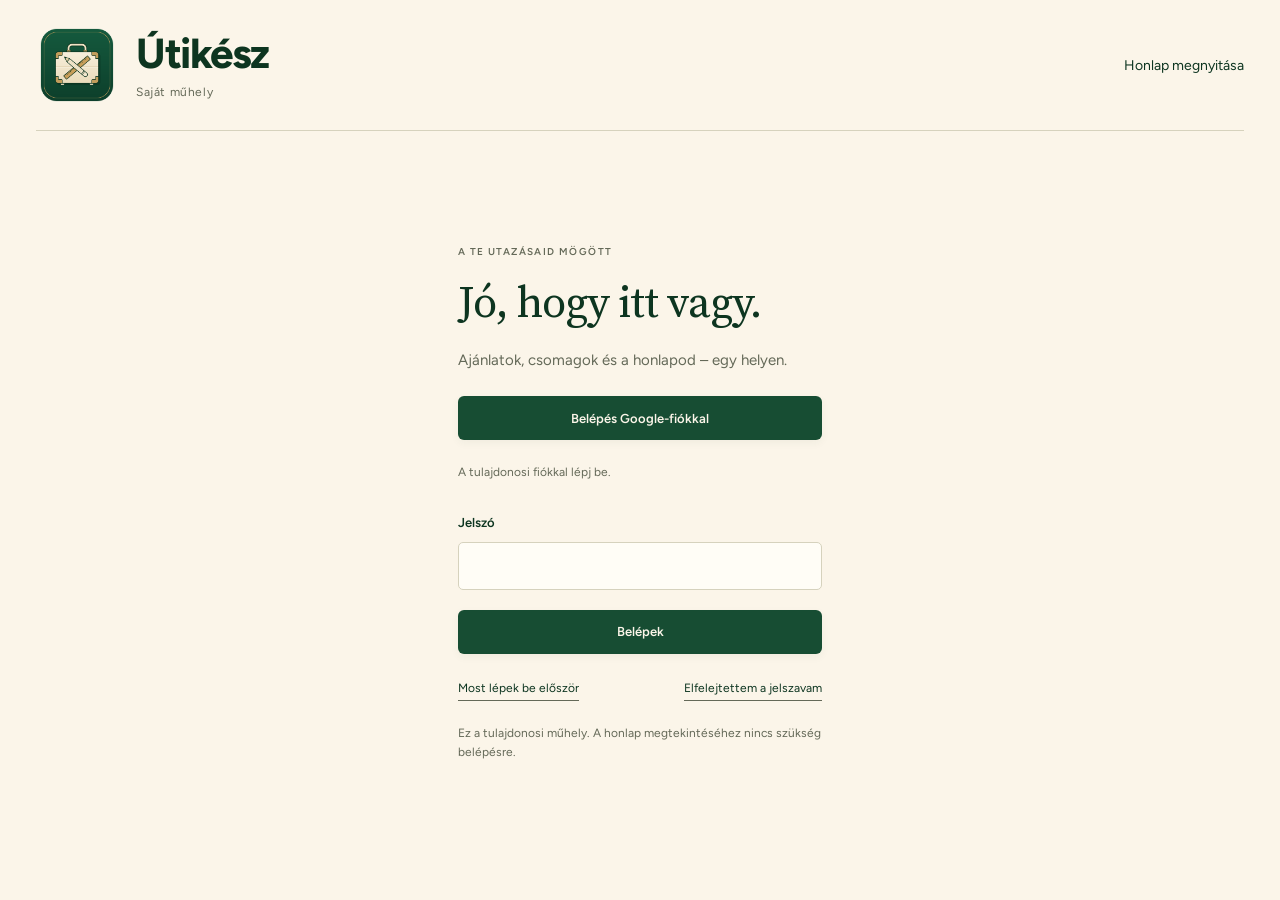
<file: muhely.html>
<!doctype html>
<html lang="hu" data-theme="light"><head><meta charset="utf-8"><meta name="viewport" content="width=device-width,initial-scale=1"><meta name="robots" content="noindex,nofollow"><meta name="theme-color" content="#fbf5e9"><title>Útikész – Saját műhely</title><link rel="icon" href="./brand-logo-muhely.png"><link rel="apple-touch-icon" href="./apple-touch-icon-muhely.png"><link rel="manifest" href="./manifest-muhely.webmanifest"><script>try{var t=localStorage.getItem('utikesz-theme');document.documentElement.dataset.theme=t==='dark'?'dark':t==='system'&&matchMedia('(prefers-color-scheme: dark)').matches?'dark':'light'}catch{}</script>  <script type="module" crossorigin src="./assets/muhely-BVzWkszM.js"></script>
  <link rel="modulepreload" crossorigin href="./assets/jsx-runtime-CB2SzCab.js">
  <link rel="modulepreload" crossorigin href="./assets/cover-picker-DEYVNtTz.js">
  <link rel="modulepreload" crossorigin href="./assets/brand-C8hTv1NW.js">
  <link rel="modulepreload" crossorigin href="./assets/site-model-BPl__qWC.js">
  <link rel="modulepreload" crossorigin href="./assets/site-store-z6_NnOvY.js">
  <link rel="modulepreload" crossorigin href="./assets/studio-Dti2MHb7.js">
  <link rel="stylesheet" crossorigin href="./assets/cover-picker-DdhlK7qC.css">
  <link rel="stylesheet" crossorigin href="./assets/brand-CbuBaE_B.css">
  <link rel="stylesheet" crossorigin href="./assets/studio-DXSqfiF_.css">
  <link rel="stylesheet" crossorigin href="./assets/muhely-DlTIU6FZ.css">
</head><body><div id="app"></div></body></html>
</file>
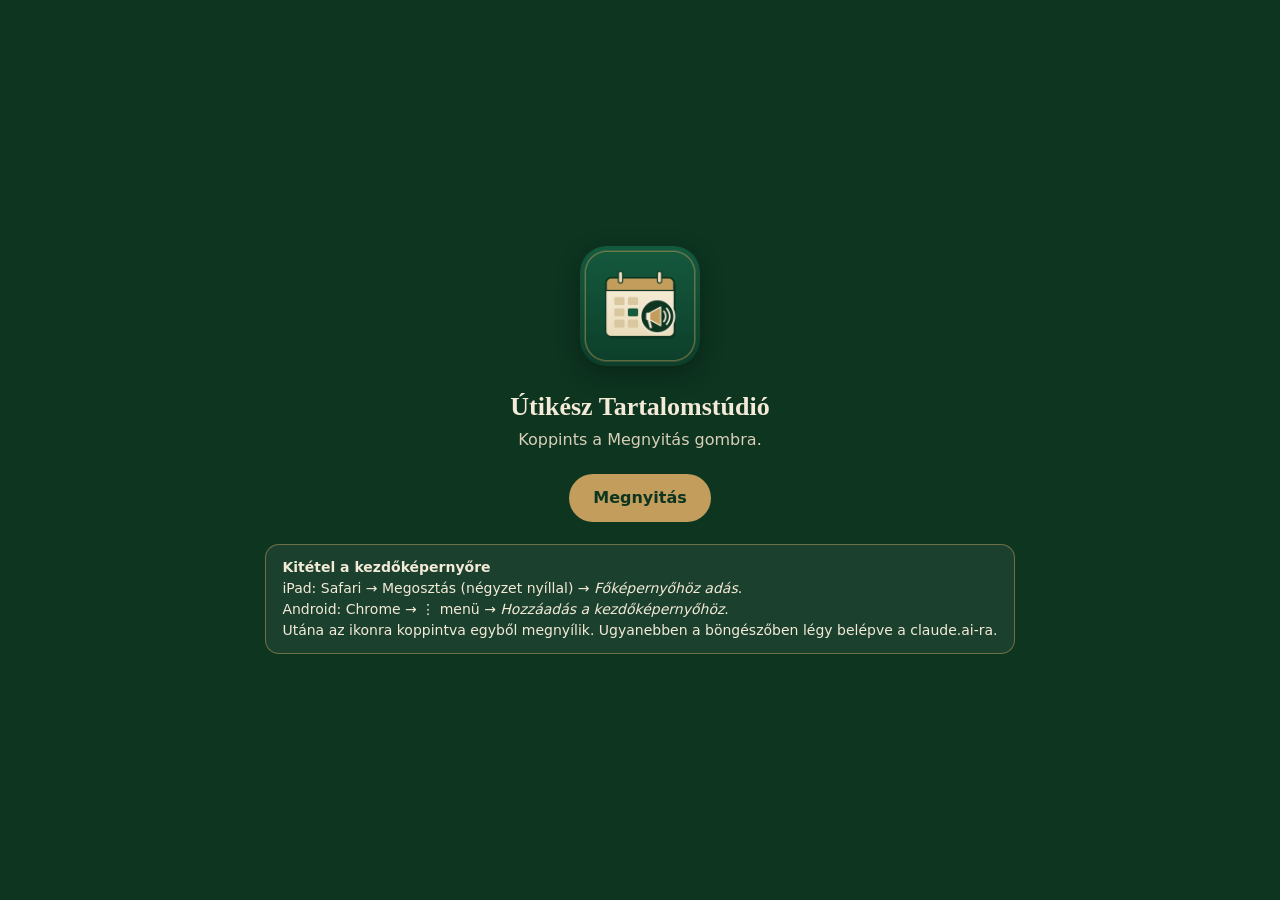
<file: studio.html>
<!doctype html>
<html lang="hu">
<head>
<meta charset="utf-8">
<meta name="viewport" content="width=device-width, initial-scale=1">
<meta name="robots" content="noindex,nofollow">
<title>Stúdió</title>
<meta name="apple-mobile-web-app-capable" content="yes">
<meta name="mobile-web-app-capable" content="yes">
<meta name="apple-mobile-web-app-title" content="Stúdió">
<meta name="theme-color" content="#0d3520">
<link rel="icon" href="./studio-ikon-192.png" type="image/png">
<link rel="apple-touch-icon" href="./studio-ikon-180.png">
<link rel="apple-touch-icon" sizes="152x152" href="./studio-ikon-152.png">
<link rel="apple-touch-icon" sizes="167x167" href="./studio-ikon-167.png">
<link rel="apple-touch-icon" sizes="180x180" href="./studio-ikon-180.png">
<link rel="manifest" href="./manifest-studio.webmanifest?v=3">
<style>
  body { margin:0; min-height:100vh; display:grid; place-items:center; background:#0d3520; color:#f3ead8;
         font:16px/1.5 system-ui, -apple-system, "Segoe UI", sans-serif; text-align:center; padding:24px; box-sizing:border-box; }
  img { width:120px; height:120px; border-radius:26px; box-shadow:0 8px 24px rgba(0,0,0,.3); }
  h1 { font:600 26px/1.2 Georgia, serif; margin:18px 0 6px; }
  p { margin:6px auto; max-width:30em; color:#d9cfb8; }
  a.gomb { display:inline-block; margin-top:16px; background:#c29d5c; color:#0d3520; font-weight:700;
           text-decoration:none; padding:12px 24px; border-radius:99px; }
  .tipp { margin-top:22px; font-size:14px; text-align:left; background:rgba(255,255,255,.06); border:1px solid rgba(194,157,92,.5);
          border-radius:14px; padding:12px 16px; }
  [hidden] { display:none !important; }
</style>
</head>
<body>
<main>
  <img src="./icon-studio-512.png" alt="">
  <h1>Útikész Tartalomstúdió</h1>
  <p id="uzenet">Koppints a Megnyitás gombra.</p>
  <a class="gomb" href="https://claude.ai/artifact/NCpvo3PnQ3RqNpRcv4w6VD">Megnyitás</a>
  <div class="tipp" id="tipp">
    <b>Kitétel a kezdőképernyőre</b><br>
    iPad: Safari → Megosztás (négyzet nyíllal) → <i>Főképernyőhöz adás</i>.<br>
    Android: Chrome → ⋮ menü → <i>Hozzáadás a kezdőképernyőhöz</i>.<br>
    Utána az ikonra koppintva egyből megnyílik. Ugyanebben a böngészőben légy belépve a claude.ai-ra.
  </div>
</main>
<script>
  // Only an icon launch (home-screen web app) goes straight on. In a normal
  // browser tab the page stays, so the tablet saves this page and its icon.
  const app = navigator.standalone === true ||
    ["standalone", "minimal-ui", "fullscreen"].some((m) => matchMedia("(display-mode: " + m + ")").matches);
  if (location.search) history.replaceState(null, "", location.pathname);
  if (app) {
    document.getElementById("tipp").hidden = true;
    document.getElementById("uzenet").textContent = "Megnyitás folyamatban…";
    location.replace("https://claude.ai/artifact/NCpvo3PnQ3RqNpRcv4w6VD");
  }
</script>
</body>
</html>
</file>
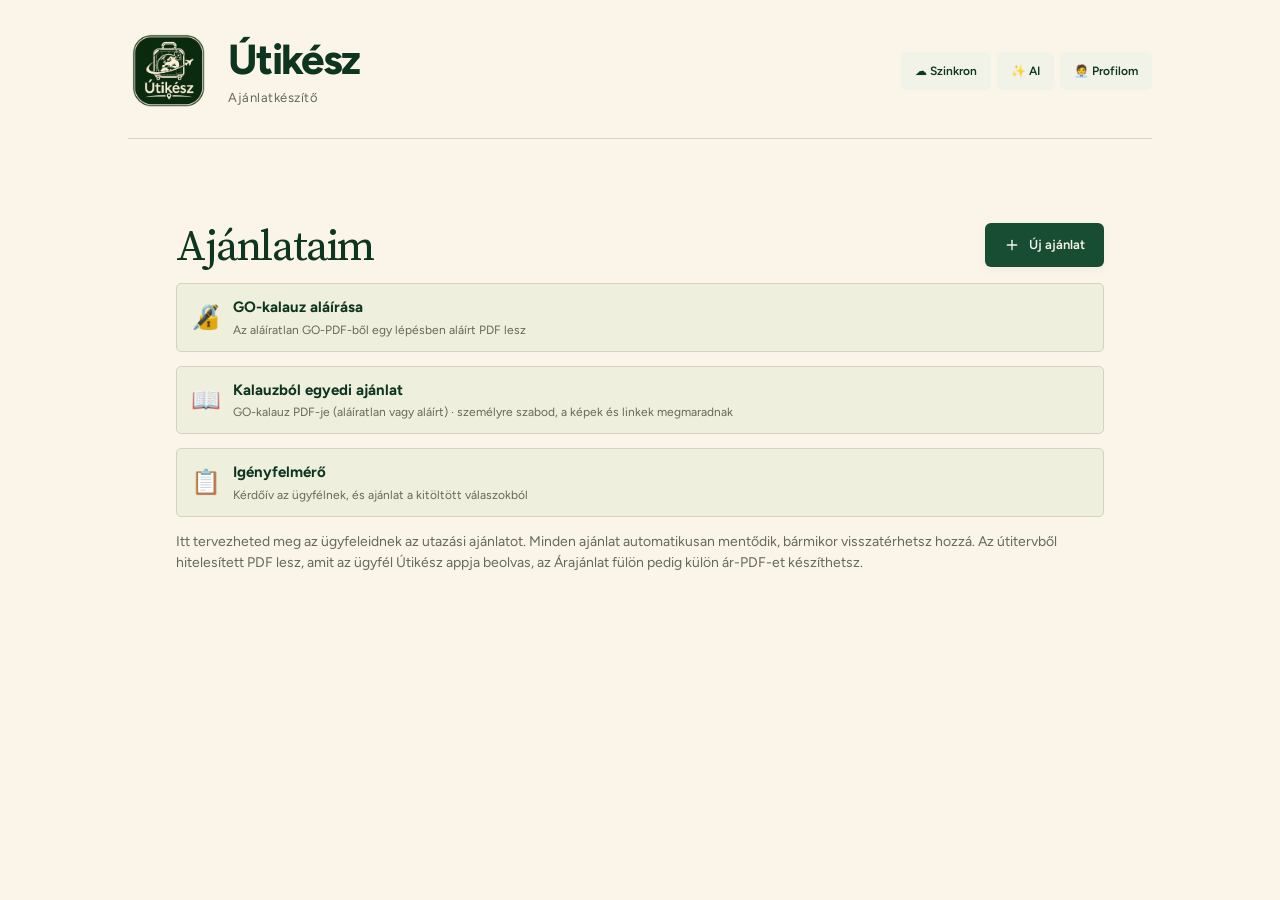
<file: szervezo.html>
<!doctype html>
<html lang="hu" data-theme="light">
  <head>
    <meta charset="utf-8" />
    <meta
      name="viewport"
      content="width=device-width, initial-scale=1, viewport-fit=cover"
    />
    <title>Ajánlatkészítő – Útikész</title>
    <meta
      name="description"
      content="Az Útikész belső ajánlat- és kalauzkészítője."
    />
    <meta name="robots" content="noindex,nofollow" />
    <meta
      name="theme-color"
      content="#fbf5e9"
      media="(prefers-color-scheme: light)"
    />
    <meta
      name="theme-color"
      content="#17251d"
      media="(prefers-color-scheme: dark)"
    />
    <meta name="apple-mobile-web-app-capable" content="yes" />
    <meta name="mobile-web-app-capable" content="yes" />
    <meta name="apple-mobile-web-app-title" content="Ajánlatkészítő" />
    <meta name="apple-mobile-web-app-status-bar-style" content="default" />
    <link rel="manifest" href="./manifest-szervezo.webmanifest" />
    <link rel="icon" href="./brand-logo.png" type="image/png" />
    <link rel="apple-touch-icon" href="./apple-touch-icon-szervezo.png" />
    <script>
      // Resolve the saved choice before first paint; new users start in light mode.
      (() => {
        let theme = "light";
        try {
          const saved = localStorage.getItem("utikesz-theme");
          if (["light", "dark", "system"].includes(saved)) theme = saved;
        } catch {}
        if (theme === "system") delete document.documentElement.dataset.theme;
        else document.documentElement.dataset.theme = theme;
        const dark = theme === "dark" ||
          (theme === "system" && matchMedia("(prefers-color-scheme: dark)").matches);
        document.querySelectorAll('meta[name="theme-color"]').forEach(meta =>
          meta.setAttribute("content", dark ? "#17251d" : "#fbf5e9"));
      })();
    </script>
    <style>
      html,
      body {
        background: #fbf5e9;
        margin: 0;
      }
      .boot {
        padding: 48px 20px;
        text-align: center;
        color: #7b877f;
        font:
          15px/1.5 system-ui,
          sans-serif;
      }
      #boot-retry {
        padding: 12px 22px;
        border: 0;
        border-radius: 12px;
        background: #3c6650;
        color: #fff;
        font: 600 16px system-ui, sans-serif;
      }
      body { background: inherit; }
      html[data-theme="dark"] { background: #17251d; }
      html[data-theme="dark"] .boot { color: #a5ad9f; }
      @media (prefers-color-scheme: dark) {
        html:not([data-theme]) { background: #17251d; }
        html:not([data-theme]) .boot { color: #a5ad9f; }
      }
    </style>
    <script type="module" crossorigin src="./assets/szervezo-DNK6ROYT.js"></script>
    <link rel="modulepreload" crossorigin href="./assets/jsx-runtime-CB2SzCab.js">
    <link rel="modulepreload" crossorigin href="./assets/cover-picker-DEYVNtTz.js">
    <link rel="modulepreload" crossorigin href="./assets/brand-C8hTv1NW.js">
    <link rel="modulepreload" crossorigin href="./assets/studio-Dti2MHb7.js">
    <link rel="stylesheet" crossorigin href="./assets/cover-picker-DdhlK7qC.css">
    <link rel="stylesheet" crossorigin href="./assets/brand-CbuBaE_B.css">
    <link rel="stylesheet" crossorigin href="./assets/studio-DXSqfiF_.css">
  </head>
  <body>
    <div id="app"><p class="boot">Ajánlatkészítő betöltése…</p></div>
    <script>
      // Safety net: if the app does not start (e.g. a cached page points to
      // files the server no longer has), clear the offline copy and reload
      // once; after that, offer a button. Saved trips are not touched.
      (function () {
        var KEY = "utikesz-boot-retry";
        function booted() {
          var app = document.getElementById("app");
          return app && !app.querySelector(".boot");
        }
        function clearOffline() {
          var jobs = [];
          if (window.caches)
            jobs.push(
              caches.keys().then(function (keys) {
                return Promise.all(
                  keys
                    .filter(function (k) {
                      return k !== "utikesz-tiles";
                    })
                    .map(function (k) {
                      return caches.delete(k);
                    }),
                );
              }),
            );
          if (navigator.serviceWorker)
            jobs.push(
              navigator.serviceWorker.getRegistrations().then(function (rs) {
                return Promise.all(
                  rs.map(function (r) {
                    return r.unregister();
                  }),
                );
              }),
            );
          return Promise.all(jobs).catch(function () {});
        }
        function rescue() {
          if (booted()) return;
          var tried = "";
          try {
            tried = sessionStorage.getItem(KEY) || "";
          } catch (e) {}
          if (!tried) {
            try {
              sessionStorage.setItem(KEY, "1");
            } catch (e) {}
            clearOffline().then(function () {
              location.reload();
            });
            return;
          }
          var app = document.getElementById("app");
          app.innerHTML =
            '<p class="boot">Az Útikész nem indult el.<br>Az adataid megvannak.<br><br><button id="boot-retry">Újraindítás</button></p>';
          document.getElementById("boot-retry").onclick = function () {
            clearOffline().then(function () {
              location.reload();
            });
          };
        }
        window.addEventListener(
          "error",
          function (e) {
            var t = e.target;
            if (t && (t.tagName === "SCRIPT" || t.tagName === "LINK"))
              setTimeout(rescue, 1500);
          },
          true,
        );
        setTimeout(rescue, 8000);
        setTimeout(function () {
          if (booted())
            try {
              sessionStorage.removeItem(KEY);
            } catch (e) {}
        }, 9000);
      })();
    </script>
  </body>
</html>
</file>
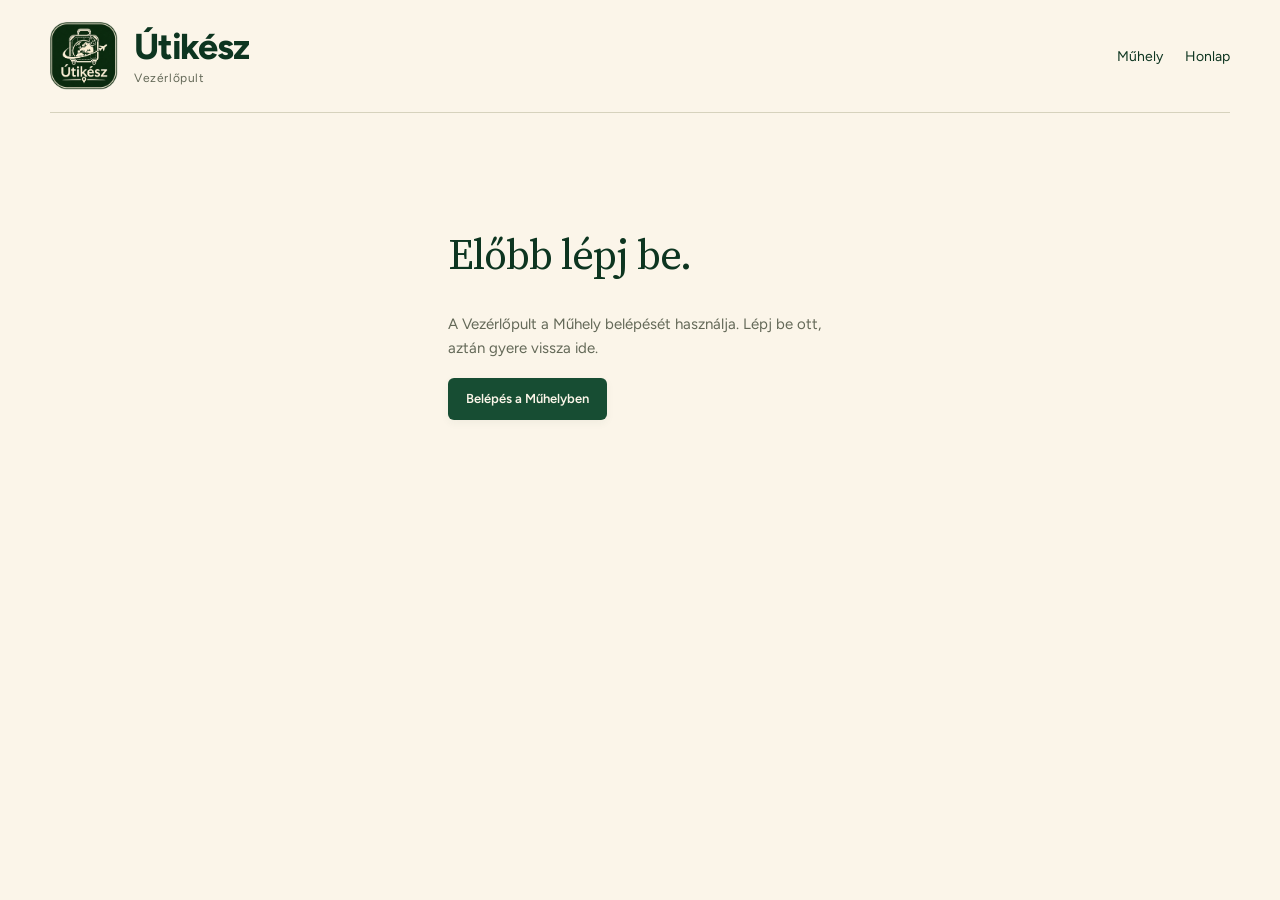
<file: vezerlo.html>
<!doctype html>
<html lang="hu" data-theme="light"><head><meta charset="utf-8"><meta name="viewport" content="width=device-width,initial-scale=1"><meta name="robots" content="noindex,nofollow"><meta name="theme-color" content="#fbf5e9"><title>Útikész – Vezérlőpult</title><link rel="icon" href="./brand-logo.png"><script>try{var t=localStorage.getItem('utikesz-theme');document.documentElement.dataset.theme=t==='dark'?'dark':t==='system'&&matchMedia('(prefers-color-scheme: dark)').matches?'dark':'light'}catch{}</script>  <script type="module" crossorigin src="./assets/vezerlo-DrIGBR-k.js"></script>
  <link rel="modulepreload" crossorigin href="./assets/jsx-runtime-CB2SzCab.js">
  <link rel="modulepreload" crossorigin href="./assets/brand-C8hTv1NW.js">
  <link rel="modulepreload" crossorigin href="./assets/site-store-z6_NnOvY.js">
  <link rel="stylesheet" crossorigin href="./assets/brand-CbuBaE_B.css">
  <link rel="stylesheet" crossorigin href="./assets/vezerlo-CbGMYu0X.css">
</head><body><div id="app"></div></body></html>
</file>
<file: assets/cover-picker-DdhlK7qC.css>
.trip-view-tabs,.travel-tabs{flex-wrap:wrap;gap:8px;margin:20px 0;display:flex}.trip-view-tabs button,.travel-tabs button{background:var(--c-edf2e8);border-radius:9px;min-height:44px;padding:11px 14px;font-size:12px}.trip-view-tabs [aria-pressed=true],.travel-tabs [aria-pressed=true]{background:var(--c-3c6650);color:var(--c-ffffff)}.travel-heading{justify-content:space-between;align-items:center;gap:12px;margin:20px 0;display:flex}.travel-hub h2{font-size:22px;font-weight:600}.travel-hub p{color:var(--c-7b877f);font-size:13px;line-height:1.8}.travel-notice{background:var(--c-edf2e8);border-radius:9px;padding:12px;margin:15px 0!important}.travel-cards{grid-template-columns:repeat(2,minmax(0,1fr));gap:16px;margin:20px 0;display:grid}.travel-card{background:var(--c-ffffff);border:1px solid var(--c-e7eae3);overflow-wrap:anywhere;border-radius:14px;min-width:0;padding:20px}.travel-card h3{margin:10px 0;font-size:18px;font-weight:600}.travel-card-title{color:var(--c-7b877f);justify-content:space-between;align-items:center;gap:8px;font-size:12px;display:flex}.travel-card-title button,.travel-file>button:last-child{min-width:40px;min-height:40px}.travel-card a{margin-top:12px;font-size:12px;display:block}.travel-details{white-space:pre-wrap}.travel-date{font-weight:600;color:var(--c-3c6650)!important}.travel-file{border-top:1px solid var(--c-eeeeee);gap:8px;margin-top:12px;padding-top:8px;display:flex}.travel-file>button:first-child{text-align:left;overflow-wrap:anywhere;flex:1;min-width:0;font-size:13px}.travel-file small{color:var(--c-7b877f);margin:5px 0;font-size:10px;display:block}.travel-empty{text-align:center;padding:35px}.travel-empty .button{margin:15px}.travel-preview{width:min(800px,100vw - 30px)}.travel-preview h2{overflow-wrap:anywhere;padding-right:25px;font-size:18px}.travel-preview img{width:100%;height:auto;margin:20px 0;display:block}.travel-preview iframe{border:0;width:100%;height:55dvh;margin:20px 0}.travel-preview .button{margin:5px}.travel-modal input[type=file]{white-space:normal;font-size:12px!important}@media (width<=700px){.travel-cards{grid-template-columns:1fr}.travel-tabs{gap:6px}.travel-tabs button{padding:10px;font-size:11px}.travel-heading{flex-wrap:wrap}.travel-card{padding:17px}.trip-view-tabs button{flex:1;padding:10px 8px}.travel-preview iframe{height:45dvh}}.layout-switch{background:var(--soft);border-radius:12px;grid-template-columns:repeat(4,minmax(0,1fr));gap:4px;margin:0 0 14px;padding:4px;display:grid}.layout-switch button{white-space:nowrap;min-height:40px;color:var(--ink);cursor:pointer;background:0 0;border:0;border-radius:9px;justify-content:center;align-items:center;gap:5px;padding:6px 4px;font-size:13px;font-weight:600;display:inline-flex}.layout-switch button[aria-pressed=true]{background:var(--c-ffffff);box-shadow:0 1px 3px var(--c-3855430d)}.travel-card-title .icon-button{min-width:36px;min-height:36px}.day-plan{gap:14px;display:grid}.day{border:1px solid var(--line);background:var(--c-ffffff);border-radius:14px;padding:14px 16px}.day h3{flex-wrap:wrap;align-items:baseline;gap:8px;margin:0 0 8px;font-size:15px;display:flex}.day h3 span{background:var(--green);color:var(--c-ffffff);border-radius:999px;padding:1px 8px;font-size:12px}.day-item{border:0;border-top:1px solid var(--line);width:100%;color:var(--ink);text-align:left;cursor:pointer;background:0 0;grid-template-columns:28px 48px 1fr;align-items:start;gap:8px;padding:10px 4px;display:grid}.day-item:first-of-type{border-top:0}.day-item.stay{opacity:.7}.day-icon{font-size:18px;line-height:1.3}.day-time{color:var(--green);font-variant-numeric:tabular-nums;font-weight:700;line-height:1.6}.day-main{gap:2px;min-width:0;display:grid}.day-main small{color:var(--muted);font-size:12px}.day-empty{color:var(--muted);margin:0;font-size:13px}.kind-picker{grid-template-columns:repeat(2,minmax(0,1fr));gap:6px;margin:4px 0 14px;display:grid}.kind-picker button{border:1px solid var(--line);background:var(--c-ffffff);min-height:44px;color:var(--ink);cursor:pointer;border-radius:10px;padding:8px;font-weight:600}.kind-picker button[aria-checked=true]{border-color:var(--green);background:var(--soft);color:var(--green)}.form-error{background:var(--c-fff0e9);color:var(--c-995941);border-radius:9px;padding:10px 12px;font-size:13px}.field-hint{color:var(--muted);margin-top:4px;font-weight:400;display:block}.link-button{color:var(--green);text-underline-offset:3px;cursor:pointer;background:0 0;border:0;padding:6px 0;font-size:13px;font-weight:600;text-decoration:underline}.quick-actions{flex-wrap:wrap;gap:6px;margin-top:8px;display:flex}.action-chip{border:1px solid var(--line);background:var(--c-ffffff);max-width:100%;min-height:36px;color:var(--ink);cursor:pointer;border-radius:999px;align-items:center;gap:6px;padding:6px 11px;font-size:13px;text-decoration:none;display:inline-flex}.action-chip span{text-overflow:ellipsis;white-space:nowrap;min-width:0;overflow:hidden}.travel-meta{color:var(--muted);font-size:13px}.next-card{background:var(--green);color:var(--c-ffffff);border-radius:16px;gap:10px;padding:16px;display:grid}.next-label{letter-spacing:.06em;text-transform:uppercase;opacity:.85;font-size:12px;font-weight:700}.next-main{color:inherit;text-align:left;cursor:pointer;background:0 0;border:0;align-items:center;gap:12px;padding:0;display:flex}.next-main strong{font-family:var(--font-display);font-size:19px;display:block}.next-main small{opacity:.85;font-size:13px}.next-icon{font-size:30px}.next-card .next-ticket{background:var(--c-ffffff);color:var(--green);justify-content:center}.next-card .action-chip{background:var(--c-ffffff);border-color:#0000}.day-facts{color:var(--muted);margin:-2px 0 8px;font-size:13px}.day-warning{background:var(--c-fff0d3);color:var(--c-995941);border-radius:8px;margin:0 0 8px;padding:6px 10px;font-size:12px}.day-item{grid-template-columns:28px 48px minmax(0,1fr) auto}.day-cost{color:var(--muted);font-variant-numeric:tabular-nums;white-space:nowrap;font-size:12px}.cost-card{border:1px solid var(--line);background:var(--c-ffffff);border-radius:14px;margin-top:14px;padding:14px 16px}.cost-card h3{margin:0 0 8px;font-size:15px}.cost-card p{font-variant-numeric:tabular-nums;justify-content:space-between;gap:12px;margin:4px 0;display:flex}.cost-total{border-top:1px solid var(--line);padding-top:8px;font-size:15px}.cost-ideas{color:var(--muted);font-size:13px}.idea-box{gap:16px;min-width:0;display:grid}.discover,.link-saver,.ideas{border:1px solid var(--line);background:var(--c-ffffff);border-radius:18px;min-width:0;padding:16px}.discover h3,.link-saver h3,.ideas h3{font-family:var(--font-display);align-items:center;gap:8px;margin:0 0 12px;font-size:18px;display:flex}.ideas h3 span{background:var(--soft);color:var(--green);border-radius:999px;padding:1px 9px;font-size:13px}.discover form{gap:10px;display:grid}.interest-chips{flex-wrap:wrap;gap:6px;display:flex}.interest-chips button{border:1px solid var(--line);background:var(--c-ffffff);min-height:38px;color:var(--ink);font:inherit;cursor:pointer;border-radius:999px;padding:6px 12px;font-size:14px}.interest-chips button[aria-pressed=true]{border-color:var(--green);background:var(--green);color:var(--c-ffffff);font-weight:600}.wish-input,.link-row input,.link-pending input,.manual-ai textarea,.ai-connect input,.ai-connect select{box-sizing:border-box;border:1px solid var(--line);background:var(--c-ffffff);width:100%;color:var(--ink);font:inherit;border-radius:12px;padding:11px 12px;font-size:16px;font-weight:400}.discover-go{justify-content:center;min-height:48px}.discover-rail{scroll-snap-type:x mandatory;-webkit-overflow-scrolling:touch;overscroll-behavior-x:contain;grid-auto-columns:min(84%,340px);grid-auto-flow:column;gap:12px;margin:14px -16px 4px;padding:2px 16px 10px;scroll-padding:0 16px;display:grid;overflow-x:auto}.discover-card{border:1px solid var(--line);background:var(--c-ffffff);scroll-snap-align:start;border-radius:18px;flex-direction:column;animation:.3s ease-out card-in;display:flex;overflow:hidden;box-shadow:0 6px 18px #00000012}@keyframes card-in{0%{opacity:0;transform:translateY(8px)}}.discover-photo{aspect-ratio:4/3;background:var(--soft);place-items:center;font-size:42px;display:grid;position:relative}.discover-photo img{object-fit:cover;width:100%;height:100%;position:absolute;inset:0}.discover-photo.loading{background:linear-gradient(100deg, var(--soft) 30%, var(--bg) 50%, var(--soft) 70%);background-size:300% 100%;animation:1.2s linear infinite shimmer}@keyframes shimmer{to{background-position:-150% 0}}.discover-title{color:#fff;text-align:left;background:linear-gradient(#0000,#000000b8);padding:36px 14px 12px;position:absolute;bottom:0;left:0;right:0}.discover-title h4{font-family:var(--font-display);text-shadow:0 1px 3px #0006;margin:0;font-size:21px;line-height:1.15}.discover-title span{opacity:.9;font-size:13px}.wiki-badge{color:#2d5a43;background:#ffffffeb;border-radius:999px;padding:3px 8px;font-size:11px;font-weight:700;position:absolute;top:10px;left:10px}.discover-body{flex-direction:column;flex:1;gap:8px;padding:12px 14px 14px;display:flex}.discover-body p{margin:0}.discover-text{font-size:14px;line-height:1.5}.discover-why{color:var(--muted);font-size:13px;line-height:1.45}.discover-meta{color:var(--muted);flex-wrap:wrap;gap:6px 12px;font-size:13px;display:flex}.discover-meta a{color:var(--green);font-weight:600;text-decoration:none}.discover-actions{gap:10px;margin-top:auto;padding-top:6px;display:flex}.round-button{border:1px solid var(--line);background:var(--c-ffffff);width:48px;height:48px;color:var(--muted);cursor:pointer;border-radius:50%;flex-shrink:0;place-items:center;display:grid}.keep-button{border-radius:999px;flex:1;justify-content:center;min-height:48px}.discover-card.placeholder p{color:var(--muted);font-size:14px}.discover-done{color:var(--green);margin:12px 0 0;font-weight:600}.discover>.link-button,.subtle-link{margin-top:10px;display:block}.subtle-link{color:var(--muted);font-size:13px}.link-row{gap:8px;display:flex}.link-row .button{white-space:nowrap;flex-shrink:0}.link-pending{gap:10px;display:grid}.link-pending p{margin:0}.link-pending label{gap:6px;font-size:13px;font-weight:650;display:grid}.link-source{color:var(--green);white-space:nowrap;text-overflow:ellipsis;font-size:13px;font-weight:650;overflow:hidden}.link-source span{color:var(--muted);font-weight:400}.link-caption{color:var(--muted);-webkit-line-clamp:3;-webkit-box-orient:vertical;font-size:13px;font-style:italic;display:-webkit-box;overflow:hidden}.link-actions{justify-content:flex-end;gap:8px;display:flex}.ideas-hint{color:var(--muted);margin:-4px 0 12px;font-size:13px}.idea-grid{grid-template-columns:repeat(auto-fill,minmax(150px,1fr));gap:10px;display:grid}.idea-tile{border:1px solid var(--line);background:var(--c-ffffff);border-radius:14px;flex-direction:column;display:flex;position:relative;overflow:hidden}.idea-photo{aspect-ratio:4/3;background:var(--soft);cursor:pointer;border:0;place-items:center;padding:0;font-size:28px;display:grid;position:relative}.idea-photo img{object-fit:cover;width:100%;height:100%;position:absolute;inset:0}.platform-badge{color:#fff;background:#000000b3;border-radius:999px;padding:2px 7px;font-size:11px;font-weight:650;position:absolute;bottom:6px;left:6px}.idea-remove{color:#5b6660;cursor:pointer;background:#ffffffe6;border:0;border-radius:50%;place-items:center;width:30px;height:30px;display:grid;position:absolute;top:6px;right:6px}.idea-info{flex:1;align-content:start;gap:4px;padding:8px 10px 10px;display:grid}.idea-name{color:var(--ink);font:inherit;text-align:left;cursor:pointer;background:0 0;border:0;padding:0;font-size:14px;font-weight:650;line-height:1.25}.idea-info small{color:var(--muted);font-size:12px}.idea-info small:empty{display:none}.idea-link{color:var(--green);font-size:12px;font-weight:600;text-decoration:none}.day-dots{grid-template-columns:repeat(auto-fill,minmax(30px,1fr));gap:4px;margin-top:4px;display:grid}.day-dots button{border:1px solid var(--green);background:var(--soft);height:44px;color:var(--green);line-height:1.1;font:inherit;cursor:pointer;border-radius:10px;place-content:center;padding:0;font-size:14px;font-weight:700;display:grid}.day-dots button:active{background:var(--green);color:var(--c-ffffff)}.manual-ai{background:var(--soft);border-radius:12px;gap:8px;margin-top:8px;padding:12px;display:grid}.manual-ai p{margin:0;font-size:13px}.manual-ai .button{justify-self:start}.ai-connect{background:var(--soft);border-radius:12px;gap:10px;margin-top:10px;padding:14px;display:grid}.ai-connect p{margin:0}.ai-connect small{color:var(--muted)}.ai-connect .button{justify-self:start}.ai-connect-alt{flex-wrap:wrap;gap:14px;display:flex}.ai-connect-form{gap:8px;display:grid}.ai-connect label{gap:6px;font-size:13px;font-weight:650;display:grid}.ai-settings{margin-top:12px}.ai-settings summary{color:var(--green);cursor:pointer;font-size:14px;font-weight:600}.idea-add{margin-bottom:12px}.travel-modal:has(.info-form){padding:22px 18px 0}.info-form h2{font-family:var(--font-display);margin-bottom:14px}.autofill{background:var(--soft);border-radius:16px;gap:10px;margin-bottom:16px;padding:14px;display:grid}.modal .autofill p{margin:0;font-size:13px;line-height:1.45}.modal .autofill-title{color:var(--ink);font-size:15px;display:grid}.autofill-title span{color:var(--muted);font-size:13px}.autofill-buttons{grid-template-columns:repeat(3,minmax(0,1fr));gap:8px;display:grid}.autofill-buttons button{border:1px solid var(--line);background:var(--c-ffffff);min-height:64px;color:var(--green);font:inherit;cursor:pointer;border-radius:14px;justify-items:center;gap:4px;padding:10px 4px;font-size:13px;font-weight:650;display:grid}.autofill-buttons button[aria-pressed=true]{border-color:var(--green);box-shadow:inset 0 0 0 1px var(--green)}.autofill-buttons button:disabled{opacity:.45}.autofill-input{gap:8px;display:grid}.modal .autofill-input input,.modal .autofill-input textarea{border:1px solid var(--line);background:var(--c-ffffff);width:100%;color:var(--ink);font:inherit;border-radius:12px;margin:0;padding:11px 12px;font-size:16px}.autofill-input .button{justify-self:end}.modal .autofill-busy{color:var(--green);align-items:center;gap:8px;font-weight:600;display:flex}.spinner{border:2px solid var(--line);border-top-color:var(--green);border-radius:50%;width:16px;height:16px;animation:.8s linear infinite spin}@keyframes spin{to{transform:rotate(360deg)}}.modal .autofill-done{color:var(--green);font-weight:600}.autofill-off{color:var(--muted);font-size:12px}.kind-tabs{background:var(--soft);border-radius:14px;grid-template-columns:repeat(4,minmax(0,1fr));gap:4px;margin-bottom:14px;padding:4px;display:grid}.kind-tabs button{min-height:54px;color:var(--muted);font:inherit;cursor:pointer;background:0 0;border:0;border-radius:11px;justify-items:center;gap:2px;padding:6px 2px;font-size:12px;font-weight:600;display:grid}.kind-tabs button span{font-size:19px}.kind-tabs button[aria-checked=true]{background:var(--c-ffffff);color:var(--ink);box-shadow:0 1px 4px #00000014}.info-form .fields{grid-template-columns:repeat(2,minmax(0,1fr));gap:12px 10px;display:grid}.modal .info-form .field{gap:6px;min-width:0;margin:0;font-size:13px;font-weight:650;display:grid}.info-form .field.wide{grid-column:1/-1}.info-form .field>span small{color:var(--muted);font-weight:400}.modal .info-form .field input:not([type=radio]),.modal .info-form .field select,.modal .info-form .field textarea{border:1px solid var(--c-dce3d5);background:var(--c-ffffff);width:100%;min-width:0;min-height:46px;color:var(--ink);font:inherit;border-radius:12px;margin:0;padding:10px 12px;font-size:16px;font-weight:400}.info-form .when{grid-template-columns:1.4fr 1fr;gap:8px;display:grid}.mode-chips{flex-wrap:wrap;gap:6px;display:flex}.modal .mode-chips label:not(.form-check){margin:0;font-size:14px;font-weight:500}.modal .mode-chips input{opacity:0;width:1px;height:1px;min-height:0;padding:0;position:absolute}.mode-chips span{border:1px solid var(--line);background:var(--c-ffffff);cursor:pointer;border-radius:999px;padding:8px 12px;display:block}.mode-chips input:checked+span{border-color:var(--green);background:var(--green);color:var(--c-ffffff);font-weight:650}.mode-chips input:focus-visible+span{outline:2px solid var(--green);outline-offset:2px}.must-toggle{border:1px solid var(--c-dce3d5);background:var(--c-ffffff);min-height:46px;color:var(--ink);font:inherit;cursor:pointer;border-radius:12px;font-size:15px}.must-toggle[aria-pressed=true]{border-color:var(--green);background:var(--soft);color:var(--green);font-weight:650}.attach{flex-wrap:wrap;gap:8px;margin-top:14px;display:flex}.attach-chip{background:var(--soft);overflow-wrap:anywhere;border-radius:999px;align-items:center;gap:6px;max-width:100%;padding:6px 6px 6px 12px;font-size:13px;display:inline-flex}.attach-chip button{background:var(--c-ffffff);width:26px;height:26px;color:var(--muted);cursor:pointer;border:0;border-radius:50%;place-items:center;display:grid}.attach-button{border:1.5px dashed var(--c-dce3d5);width:100%;min-height:48px;color:var(--green);font:inherit;cursor:pointer;background:0 0;border-radius:12px;align-items:center;gap:8px;padding:10px 14px;font-size:14px;font-weight:650;display:flex}.attach-button small{color:var(--muted);margin-left:auto;font-size:12px;font-weight:400}.more-fields{border-top:1px solid var(--line);margin-top:14px}.more-fields summary{color:var(--green);cursor:pointer;padding:14px 0;font-size:14px;font-weight:650}.more-fields .fields{padding-bottom:6px}.form-actions{padding:12px 18px max(14px, env(safe-area-inset-bottom));border-top:1px solid var(--line);background:var(--c-fdfefa);gap:8px;margin:16px -18px 0;display:flex;position:sticky;bottom:0}.form-actions .button{flex:1;justify-content:center;min-height:50px}.info-form .when>*{min-width:0}.picker{min-width:0;height:46px;display:block;position:relative}.picker-face{border:1px solid var(--c-dce3d5);background:var(--c-ffffff);height:100%;color:var(--ink);white-space:nowrap;text-overflow:ellipsis;border-radius:12px;align-items:center;padding:0 34px 0 12px;font-size:15px;font-weight:500;display:flex;overflow:hidden}.picker.empty .picker-face{color:var(--muted);font-weight:400}.picker:focus-within .picker-face{border-color:var(--green);box-shadow:0 0 0 2px var(--soft)}.modal .info-form .field .picker input{opacity:0;appearance:none;cursor:pointer;border:0;width:100%;height:100%;min-height:0;margin:0;padding:0;position:absolute;inset:0}.picker-clear{z-index:1;background:var(--soft);width:26px;height:26px;color:var(--muted);cursor:pointer;border:0;border-radius:50%;place-items:center;display:grid;position:absolute;top:50%;right:6px;transform:translateY(-50%)}.error-detail{opacity:.75;overflow-wrap:anywhere;margin-top:6px;font-size:11px;display:block}.form-actions .delete-button{color:var(--c-995941);flex:0 0 50px;padding:0}.route-open{border:1px solid var(--line);background:var(--soft);width:100%;color:var(--ink);font:inherit;text-align:left;cursor:pointer;border-radius:16px;gap:2px;margin-bottom:16px;padding:12px 14px;font-size:15px;display:grid}.route-open span{color:var(--muted);font-size:13px}.route-planner{background:var(--soft);border-radius:16px;gap:8px;margin-bottom:16px;padding:14px;display:grid}.route-head{justify-content:space-between;align-items:center;font-size:15px;display:flex}.modal .route-field:not(.form-check){gap:4px;margin:0;font-size:13px;font-weight:650;display:grid}.modal .route-field input{border-radius:12px;margin:0;font-weight:400}.place-chips{gap:6px;padding-bottom:2px;display:flex;overflow-x:auto}.place-chips button{border:1px solid var(--line);background:var(--c-ffffff);max-width:220px;color:var(--ink);font:inherit;white-space:nowrap;text-overflow:ellipsis;cursor:pointer;border-radius:999px;flex-shrink:0;padding:6px 10px;font-size:12px;overflow:hidden}.route-list{gap:8px;display:grid}.route-card{border:1px solid var(--line);background:var(--c-ffffff);border-radius:14px;gap:6px;padding:12px 14px;animation:.3s ease-out card-in;display:grid}.route-title{gap:2px;display:grid}.route-title small{color:var(--muted);font-size:12px}.route-card ol{margin:0;padding-left:18px;font-size:13px;line-height:1.45}.modal .route-card .route-tip{margin:0;font-size:13px}.route-card .button{justify-self:start}.modal .route-wait{margin:0;font-style:italic}.route-note{color:var(--muted);font-size:12px}.day-dots button small{opacity:.8;font-size:10px;font-weight:600}.day-choice{grid-template-columns:repeat(auto-fill,minmax(52px,1fr));gap:6px;display:grid}.day-choice button{border:1px solid var(--c-dce3d5);background:var(--c-ffffff);height:50px;color:var(--ink);font:inherit;cursor:pointer;border-radius:12px;place-content:center;padding:0;font-size:16px;font-weight:700;line-height:1.1;display:grid}.day-choice button small{color:var(--muted);font-size:11px;font-weight:600}.day-choice button.later{font-size:12px;font-weight:600}.day-choice button[aria-checked=true]{border-color:var(--green);background:var(--green);color:var(--c-ffffff)}.day-choice button[aria-checked=true] small{color:inherit;opacity:.85}.day-choice-hint{color:var(--muted);font-size:12px;font-weight:400}.day-choice-time{margin-top:4px}.day-row{align-items:center;gap:6px;display:flex}.day-row>.day-item{flex:1;min-width:0}.day-link{background:var(--soft);color:var(--green);border-radius:999px;flex-shrink:0;align-items:center;gap:4px;padding:8px 10px;font-size:12px;font-weight:650;text-decoration:none;display:inline-flex}@media (width<=420px){.layout-switch button{flex-direction:column;gap:2px;font-size:11px}.layout-switch .tab-progress{display:none}}.trip-map{gap:10px;display:grid}.map-filter{gap:6px;padding-bottom:2px;display:flex;overflow-x:auto}.map-filter button{border:1px solid var(--line);background:var(--c-ffffff);min-height:38px;color:var(--ink);font:inherit;cursor:pointer;border-radius:999px;flex-shrink:0;padding:6px 12px;font-size:13px;font-weight:600}.map-filter button small{color:var(--muted);font-weight:500}.map-filter button[aria-checked=true]{border-color:var(--green);background:var(--green);color:var(--c-ffffff)}.map-filter button[aria-checked=true] small{color:inherit}.map-filter button:disabled{opacity:.4}.map-frame{border:1px solid var(--line);border-radius:18px;position:relative;overflow:hidden}.map-box{background:var(--soft);height:min(62dvh,560px)}.map-locate{z-index:500;color:#2f7de1;cursor:pointer;background:#fff;border:0;border-radius:12px;place-items:center;width:42px;height:42px;display:grid;position:absolute;top:10px;right:10px;box-shadow:0 2px 8px #00000040}.map-pin{background:#3c6650;border:2px solid #fff;border-radius:50% 50% 50% 0;place-items:center;width:36px;height:36px;font-size:17px;display:grid;transform:rotate(-45deg);box-shadow:0 2px 6px #00000059}.map-pin>span{line-height:1;transform:rotate(45deg)}.map-pin.hotel{background:#7b5ea7}.map-pin.transport{background:#2f7de1}.map-pin.note{background:#8a6d3b}.map-pin.idea{opacity:.9;background:#c9a227;border-style:dashed}.map-popup{min-width:180px;font-family:var(--font-sans);gap:4px;display:grid}.map-popup strong{font-size:14px}.map-popup small{color:#6b7770}.map-popup div{gap:6px;margin-top:6px;display:flex}.map-popup .button{flex:1;justify-content:center;min-height:36px;font-size:12px;text-decoration:none}.map-popup a.button.primary{color:#fff}.map-status{color:var(--muted);align-items:center;gap:8px;margin:0;font-size:13px;display:flex}.map-missing{flex-wrap:wrap;gap:6px;display:flex}.map-missing p{width:100%;margin:0;font-size:13px}.map-note{color:var(--muted);margin:0;font-size:11px}.map-note a{color:inherit}.leaflet-container{font:inherit}@media (prefers-color-scheme:dark){:root:not([data-theme=light]) .leaflet-tile-pane{filter:invert()hue-rotate(180deg)brightness(.85)contrast(.9)}}:root[data-theme=dark] .leaflet-tile-pane{filter:invert()hue-rotate(180deg)brightness(.85)contrast(.9)}.day h3 .day-weather{color:var(--muted);font-family:var(--font-sans);white-space:nowrap;margin-left:auto;font-size:12px;font-weight:600}.day-add{border:1px dashed var(--line);color:var(--green);font:inherit;cursor:pointer;background:0 0;border-radius:10px;justify-self:start;margin-top:6px;padding:6px 10px;font-size:13px;font-weight:600}.cost-huf{color:var(--muted)}.plan-tools{flex-wrap:wrap;gap:8px;margin:0 0 12px;display:flex}.plan-tools .action-chip:disabled{opacity:.5}.day-buttons{flex-wrap:wrap;gap:6px;display:flex}.day-journal{background:var(--soft);width:100%;color:var(--ink);font:inherit;text-align:left;cursor:pointer;border:0;border-radius:12px;gap:6px;margin-top:6px;padding:8px;display:grid}.day-journal-photos{grid-template-columns:repeat(4,minmax(0,1fr));gap:4px;display:grid}.day-journal-photos .journal-photo{aspect-ratio:1}.day-journal-text{-webkit-line-clamp:2;-webkit-box-orient:vertical;font-size:13px;line-height:1.4;display:-webkit-box;overflow:hidden}.journal-photo{background:var(--line);border:0;border-radius:10px;padding:0;display:block;overflow:hidden}.journal-photo img{object-fit:cover;width:100%;height:100%;display:block}.journal-text{border:1px solid var(--c-dce3d5);background:var(--c-ffffff);width:100%;color:var(--ink);font:inherit;border-radius:12px;margin:12px 0;padding:12px;font-size:16px}.journal-grid{grid-template-columns:repeat(3,minmax(0,1fr));gap:8px;display:grid}.journal-edit{aspect-ratio:1;position:relative}.journal-edit .journal-photo{width:100%;height:100%}.journal-edit button{color:#fff;cursor:pointer;background:#0009;border:0;border-radius:50%;place-items:center;width:26px;height:26px;display:grid;position:absolute;top:4px;right:4px}.journal-add{aspect-ratio:1;border:1.5px dashed var(--c-dce3d5);color:var(--green);font:inherit;cursor:pointer;background:0 0;border-radius:10px;place-content:center;justify-items:center;gap:4px;font-size:13px;font-weight:650;display:grid}.journal-modal{padding:22px 18px 0}.journal-story{width:min(680px,100vw - 20px)}.story-day{border-top:1px solid var(--line);padding:16px 0}.story-day h3{font-family:var(--font-display);align-items:baseline;gap:8px;margin:0 0 8px;font-size:17px;display:flex}.story-day h3 span{color:var(--green)}.story-day h3 .link-button{margin-left:auto;font-size:12px}.modal .story-text{color:var(--ink);white-space:pre-wrap;margin:0 0 10px;font-size:15px;line-height:1.6}.story-photos{grid-template-columns:repeat(2,minmax(0,1fr));gap:6px;display:grid}.story-photos.n1{grid-template-columns:1fr}.story-photos .journal-photo{aspect-ratio:4/3}.story-photos.n3 .journal-photo:first-child{aspect-ratio:16/9;grid-column:1/-1}.story-big{z-index:10;cursor:zoom-out;background:#000000e6;border:0;place-items:center;padding:12px;display:grid;position:fixed;inset:0}.story-big .journal-photo{background:0 0;max-width:100%;max-height:100%}.story-big img{object-fit:contain;max-height:92dvh}.budget{border-top:1px solid var(--line);gap:6px;margin-top:8px;padding-top:10px;display:grid}.budget p,.budget-form{margin:0}.budget-bar{background:var(--soft);border-radius:999px;height:8px;overflow:hidden}.budget-bar span{border-radius:inherit;background:var(--green);height:100%;display:block}.budget.over .budget-bar span{background:var(--c-995941)}.budget.over p:nth-of-type(2) strong{color:var(--c-995941)}.budget-day strong{color:var(--green)}.budget .link-button,.budget-set{justify-self:start;margin-top:4px;font-size:13px}.budget-form{grid-template-columns:1fr auto auto;gap:6px;margin-top:8px;display:grid}.budget-form input,.budget-form select{border:1px solid var(--c-dce3d5);background:var(--c-ffffff);min-width:0;color:var(--ink);font:inherit;border-radius:10px;padding:8px 10px;font-size:16px}.budget-note{margin:8px 0 0;font-size:13px}.trip-help{gap:10px;margin-top:16px;display:grid}.help-card{border:1px solid var(--line);background:var(--c-ffffff);border-radius:16px;padding:0 16px}.help-card summary{font-family:var(--font-display);cursor:pointer;padding:14px 0;font-size:16px;font-weight:600}.help-card[open]{padding-bottom:14px}.help-card ul{gap:6px;margin:12px 0 0;padding-left:18px;font-size:13px;line-height:1.45;display:grid}.help-note{color:var(--muted);margin-top:8px;font-size:12px;display:block}.sos-calls{grid-template-columns:repeat(auto-fill,minmax(130px,1fr));gap:8px;display:grid}.sos-call{background:var(--c-fff0e9);color:var(--c-995941);border-radius:12px;gap:2px;padding:10px 12px;text-decoration:none;display:grid}.sos-call span{font-size:12px}.sos-call strong{font-size:22px}.sos-near{flex-wrap:wrap;gap:6px;margin-top:10px;display:flex}.phrase-list{display:grid}.phrase{border-top:1px solid var(--line);grid-template-columns:1fr auto;align-items:center;gap:0 8px;padding:8px 0;display:grid}.phrase small{color:var(--muted);grid-column:1;font-size:12px}.phrase strong{grid-column:1;font-size:16px}.phrase em{color:var(--green);grid-column:1;font-size:13px}.phrase .icon-button{grid-area:1/2/span 3}.useful{border:1px solid var(--line);background:var(--c-ffffff);border-radius:18px;margin-top:16px}.useful>summary{font-family:var(--font-display);cursor:pointer;flex-wrap:wrap;align-items:baseline;gap:4px 10px;padding:14px 16px;font-size:17px;font-weight:600;display:flex}.useful>summary small{color:var(--muted);font-family:var(--font-sans);font-size:12px;font-weight:500}.useful[open]{padding:0 12px 12px}.useful[open]>summary{padding:14px 4px}.useful .cost-card{margin-top:0}.useful .trip-help{margin-top:10px}.organizer-card{border:1px solid var(--line);background:var(--c-ffffff);border-radius:18px;gap:10px;margin-bottom:12px;padding:14px 16px;display:grid}.organizer-card small{color:var(--muted);font-size:12px;display:block}.organizer-card strong{font-family:var(--font-display);font-size:17px}.organizer-actions{flex-wrap:wrap;gap:6px;display:flex}.travel-preview.pdf{width:min(900px,100vw - 16px);max-height:calc(100dvh - 16px);padding:18px 12px 12px}.travel-preview.pdf h2{margin:0 36px 8px 4px;font-size:16px}.pdf-viewer{gap:8px;display:grid}.pdf-tools{flex-wrap:wrap;align-items:center;gap:6px;font-size:13px;display:flex}.pdf-tools .pdf-count{color:var(--muted);margin-left:auto}.pdf-pages{background:var(--soft);-webkit-overflow-scrolling:touch;border-radius:12px;max-height:calc(100dvh - 150px);padding:6px;overflow:auto}.pdf-pages canvas{background:#fff;max-width:none;margin:0 auto 10px;display:block;box-shadow:0 2px 10px #00000026}.guide{gap:10px;display:grid}.guide-by{color:var(--muted);margin:0;font-size:13px}.guide-pdf{border:1px solid var(--line);background:var(--soft);width:100%;color:var(--ink);font:inherit;text-align:left;cursor:pointer;border-radius:14px;grid-template-columns:auto minmax(0,1fr) auto;align-items:center;gap:10px;padding:12px 14px;display:grid}.guide-pdf span{display:grid}.guide-pdf small,.guide-item small{color:var(--muted);font-size:12px}.guide-group{border:1px solid var(--line);background:var(--c-ffffff);border-radius:14px}.guide-group>summary{cursor:pointer;align-items:center;gap:10px;min-height:52px;padding:8px 14px;list-style:none;display:flex}.guide-group>summary::-webkit-details-marker{display:none}.guide-group>summary:after{content:"›";color:var(--muted);margin-left:4px;font-size:20px;transition:transform .15s}.guide-group[open]>summary:after{transform:rotate(90deg)}.guide-title{font-family:var(--font-display);flex:1;font-size:16px;font-weight:600}.guide-count{background:var(--soft);min-width:24px;color:var(--green);text-align:center;border-radius:999px;padding:1px 8px;font-size:12px;font-weight:700}.guide-group ul{margin:0;padding:0 8px 8px;list-style:none}.guide-item{border:0;border-top:1px solid var(--line);width:100%;min-height:48px;color:var(--ink);font:inherit;text-align:left;cursor:pointer;background:0 0;justify-content:space-between;align-items:center;gap:8px;padding:8px 6px;display:flex}.guide-item>span{flex:1;min-width:0;display:grid}.guide-thumb{object-fit:cover;background:var(--line);border-radius:14px;flex:none;width:64px;height:64px;box-shadow:0 2px 8px #0000001f}.guide-item>.guide-tile{flex:none;place-items:center;font-size:26px;display:grid;box-shadow:inset 0 0 0 999px #ffffff1f}.guide-group .guide-item{gap:12px;padding:10px 6px}.guide-group .guide-item strong{font-size:15px;line-height:1.3}.guide-item small{text-overflow:ellipsis;white-space:nowrap;overflow:hidden}.guide-group .guide-item small{white-space:normal;-webkit-line-clamp:2;-webkit-box-orient:vertical;margin-top:2px;line-height:1.35;display:-webkit-box}.guide-item svg{color:var(--muted);flex-shrink:0}.guide-dot{border-radius:50%;place-items:center;width:30px;height:30px;font-size:16px;display:inline-grid}.travel-modal:has(>.guide-detail){padding:0}.travel-modal:has(>.guide-detail)>.modal-close{z-index:2;color:#1d2a22;background:#ffffffe6;border-radius:50%;box-shadow:0 2px 10px #0003}.guide-hero{background:var(--line);place-items:center;height:230px;display:grid;position:relative;overflow:hidden}.guide-hero img{object-fit:cover;width:100%;height:100%}.guide-hero.cat-sights,.guide-hero.cat-programs,.guide-hero.cat-food,.guide-hero.cat-stay,.guide-hero.cat-transport,.guide-hero.cat-practical,.guide-hero.cat-other{background-image:linear-gradient(135deg,#ffffff26,#00000026);height:150px}.guide-hero-icon{filter:drop-shadow(0 4px 10px #00000040);font-size:56px}.guide-hero:after{content:"";pointer-events:none;background:linear-gradient(#0000,#00000059);height:70px;position:absolute;inset:auto 0 0}.guide-hero-kind{z-index:1;color:#1d2a22;background:#ffffffeb;border-radius:999px;align-items:center;gap:6px;padding:5px 11px;font-size:12px;font-weight:700;display:inline-flex;position:absolute;bottom:14px;left:16px}.guide-hero-dot{border-radius:50%;width:8px;height:8px}.guide-hero-credit{z-index:1;color:#ffffffd9;text-align:right;text-overflow:ellipsis;white-space:nowrap;max-width:45%;font-size:9px;position:absolute;bottom:6px;right:12px;overflow:hidden}.guide-body{gap:12px;padding:20px 22px 26px;display:grid}.modal .guide-detail h2{max-width:none;font-family:var(--font-display);margin:0;font-size:27px;line-height:1.15}.modal .guide-detail p{color:var(--ink);margin:0;font-size:15px;line-height:1.6}.modal .guide-detail .guide-lead{color:var(--muted);margin-top:-6px;font-size:15px;font-style:italic}.modal .guide-detail .guide-detail-address,.modal .guide-detail .guide-detail-cost{color:var(--muted);align-items:center;gap:6px;font-size:13px;display:flex}.guide-body .quick-actions{margin:0}.guide-more{border:1px solid var(--line);border-radius:14px;margin-top:6px;overflow:hidden}.guide-more-toggle{background:var(--soft,#f4f1ec);width:100%;min-height:48px;color:var(--ink);font:inherit;cursor:pointer;border:0;justify-content:space-between;align-items:center;padding:10px 14px;font-weight:700;display:flex}.guide-more-toggle svg{transition:transform .2s}.guide-more.open .guide-more-toggle svg{transform:rotate(180deg)}.guide-more-body{padding:12px 14px 14px}.guide-more-wait{color:var(--muted);font-style:italic}.guide-more-links{gap:8px;display:grid}.guide-more-links:empty{display:none}.guide-more-source{color:var(--muted);margin-top:10px;font-size:11px;display:block}.guide-more-source a{color:inherit}.cat-sights{background:#b5523b}.cat-programs{background:#7b5ea7}.cat-food{background:#c27a1a}.cat-stay{background:#3c6650}.cat-transport{background:#2f7de1}.cat-practical{background:#5d7a8a}.cat-other{background:#8a8a8a}.map-legend button{align-items:center;gap:6px;display:inline-flex}.legend-pin.map-pin{border-width:1px;width:22px;height:22px;font-size:11px}.map-unplaced{border:1px solid var(--line);border-radius:14px;padding:10px 12px;display:block}.map-unplaced summary{cursor:pointer;font-size:13px;font-weight:600}.map-unplaced p{margin:8px 0}.map-unplaced .action-chip{margin:0 6px 6px 0}.guide-text{gap:12px;line-height:1.55;display:grid}.guide-text p{margin:0}.guide-text p strong{color:var(--ink);white-space:nowrap}.guide-text h4{font-family:var(--font-display);color:var(--green);margin:14px 0 0;font-size:16px;font-weight:600}.guide-text h4:first-child{margin-top:0}.guide-meta{flex-wrap:wrap;gap:6px;display:flex}.guide-meta span{border:1px solid var(--line);color:var(--ink);border-radius:999px;padding:4px 10px;font-size:13px;font-weight:600}.guide-fact,.guide-tip{background:var(--soft);border-radius:12px;gap:10px;padding:11px 13px;font-size:14px;line-height:1.5;display:flex}.guide-tip{border-left:3px solid var(--green)}.guide-def{margin:0;line-height:1.5}.guide-def strong{color:var(--ink)}.guide-fact>span:first-child,.guide-tip>span:first-child{flex:none}.guide-link{justify-self:start;max-width:100%}.guide-link span{text-overflow:ellipsis;white-space:nowrap;overflow:hidden}.guide-pairs{gap:6px;margin:0;display:grid}.guide-pairs div{background:var(--soft);border-radius:10px;grid-template-columns:minmax(0,1fr) minmax(0,1fr);gap:10px;padding:8px 10px;display:grid}.guide-pairs dt{font-weight:700}.guide-pairs dd{color:var(--muted);margin:0}.guide-prices{border:1px solid var(--line);border-radius:12px;overflow:hidden}.guide-prices-title{background:var(--soft);padding:9px 13px;font-size:13px;font-weight:700}.guide-prices dl{margin:0}.guide-prices dl div{justify-content:space-between;align-items:baseline;gap:12px;padding:9px 13px;font-size:14px;display:flex}.guide-prices dl div+div{border-top:1px solid var(--line)}.guide-prices dt{min-width:0}.guide-prices dd{text-align:right;margin:0;font-weight:700}.guide-own{padding-top:4px}.guide-own h3{font-family:var(--font-display);margin:10px 14px 4px;font-size:16px;font-weight:600}.leaflet-pane,.leaflet-tile,.leaflet-marker-icon,.leaflet-marker-shadow,.leaflet-tile-container,.leaflet-pane>svg,.leaflet-pane>canvas,.leaflet-zoom-box,.leaflet-image-layer,.leaflet-layer{position:absolute;top:0;left:0}.leaflet-container{overflow:hidden}.leaflet-tile,.leaflet-marker-icon,.leaflet-marker-shadow{-webkit-user-select:none;user-select:none;-webkit-user-drag:none}.leaflet-tile::selection{background:0 0}.leaflet-safari .leaflet-tile{image-rendering:-webkit-optimize-contrast}.leaflet-safari .leaflet-tile-container{-webkit-transform-origin:0 0;width:1600px;height:1600px}.leaflet-marker-icon,.leaflet-marker-shadow{display:block}.leaflet-container .leaflet-overlay-pane svg{max-width:none!important;max-height:none!important}.leaflet-container .leaflet-marker-pane img,.leaflet-container .leaflet-shadow-pane img,.leaflet-container .leaflet-tile-pane img,.leaflet-container img.leaflet-image-layer,.leaflet-container .leaflet-tile{width:auto;padding:0;max-width:none!important;max-height:none!important}.leaflet-container img.leaflet-tile{mix-blend-mode:plus-lighter}.leaflet-container.leaflet-touch-zoom{-ms-touch-action:pan-x pan-y;touch-action:pan-x pan-y}.leaflet-container.leaflet-touch-drag{-ms-touch-action:pinch-zoom;touch-action:none;touch-action:pinch-zoom}.leaflet-container.leaflet-touch-drag.leaflet-touch-zoom{-ms-touch-action:none;touch-action:none}.leaflet-container{-webkit-tap-highlight-color:transparent}.leaflet-container a{-webkit-tap-highlight-color:#33b5e566}.leaflet-tile{filter:inherit;visibility:hidden}.leaflet-tile-loaded{visibility:inherit}.leaflet-zoom-box{box-sizing:border-box;z-index:800;width:0;height:0}.leaflet-overlay-pane svg{-moz-user-select:none}.leaflet-pane{z-index:400}.leaflet-tile-pane{z-index:200}.leaflet-overlay-pane{z-index:400}.leaflet-shadow-pane{z-index:500}.leaflet-marker-pane{z-index:600}.leaflet-tooltip-pane{z-index:650}.leaflet-popup-pane{z-index:700}.leaflet-map-pane canvas{z-index:100}.leaflet-map-pane svg{z-index:200}.leaflet-vml-shape{width:1px;height:1px}.lvml{behavior:url(#default#VML);display:inline-block;position:absolute}.leaflet-control{z-index:800;pointer-events:visiblePainted;pointer-events:auto;position:relative}.leaflet-top,.leaflet-bottom{z-index:1000;pointer-events:none;position:absolute}.leaflet-top{top:0}.leaflet-right{right:0}.leaflet-bottom{bottom:0}.leaflet-left{left:0}.leaflet-control{float:left;clear:both}.leaflet-right .leaflet-control{float:right}.leaflet-top .leaflet-control{margin-top:10px}.leaflet-bottom .leaflet-control{margin-bottom:10px}.leaflet-left .leaflet-control{margin-left:10px}.leaflet-right .leaflet-control{margin-right:10px}.leaflet-fade-anim .leaflet-popup{opacity:0;transition:opacity .2s linear}.leaflet-fade-anim .leaflet-map-pane .leaflet-popup{opacity:1}.leaflet-zoom-animated{transform-origin:0 0}svg.leaflet-zoom-animated{will-change:transform}.leaflet-zoom-anim .leaflet-zoom-animated{-webkit-transition:-webkit-transform .25s cubic-bezier(0,0,.25,1);-moz-transition:-moz-transform .25s cubic-bezier(0,0,.25,1);transition:transform .25s cubic-bezier(0,0,.25,1)}.leaflet-zoom-anim .leaflet-tile,.leaflet-pan-anim .leaflet-tile{transition:none}.leaflet-zoom-anim .leaflet-zoom-hide{visibility:hidden}.leaflet-interactive{cursor:pointer}.leaflet-grab{cursor:-webkit-grab;cursor:-moz-grab;cursor:grab}.leaflet-crosshair,.leaflet-crosshair .leaflet-interactive{cursor:crosshair}.leaflet-popup-pane,.leaflet-control{cursor:auto}.leaflet-dragging .leaflet-grab,.leaflet-dragging .leaflet-grab .leaflet-interactive,.leaflet-dragging .leaflet-marker-draggable{cursor:move;cursor:-webkit-grabbing;cursor:-moz-grabbing;cursor:grabbing}.leaflet-marker-icon,.leaflet-marker-shadow,.leaflet-image-layer,.leaflet-pane>svg path,.leaflet-tile-container{pointer-events:none}.leaflet-marker-icon.leaflet-interactive,.leaflet-image-layer.leaflet-interactive,.leaflet-pane>svg path.leaflet-interactive,svg.leaflet-image-layer.leaflet-interactive path{pointer-events:visiblePainted;pointer-events:auto}.leaflet-container{outline-offset:1px;background:#ddd}.leaflet-container a{color:#0078a8}.leaflet-zoom-box{background:#ffffff80;border:2px dotted #38f}.leaflet-container{font-family:Helvetica Neue,Arial,Helvetica,sans-serif;font-size:.75rem;line-height:1.5}.leaflet-bar{border-radius:4px;box-shadow:0 1px 5px #000000a6}.leaflet-bar a{text-align:center;color:#000;background-color:#fff;border-bottom:1px solid #ccc;width:26px;height:26px;line-height:26px;text-decoration:none;display:block}.leaflet-bar a,.leaflet-control-layers-toggle{background-position:50%;background-repeat:no-repeat;display:block}.leaflet-bar a:hover,.leaflet-bar a:focus{background-color:#f4f4f4}.leaflet-bar a:first-child{border-top-left-radius:4px;border-top-right-radius:4px}.leaflet-bar a:last-child{border-bottom:none;border-bottom-right-radius:4px;border-bottom-left-radius:4px}.leaflet-bar a.leaflet-disabled{cursor:default;color:#bbb;background-color:#f4f4f4}.leaflet-touch .leaflet-bar a{width:30px;height:30px;line-height:30px}.leaflet-touch .leaflet-bar a:first-child{border-top-left-radius:2px;border-top-right-radius:2px}.leaflet-touch .leaflet-bar a:last-child{border-bottom-right-radius:2px;border-bottom-left-radius:2px}.leaflet-control-zoom-in,.leaflet-control-zoom-out{text-indent:1px;font:700 18px Lucida Console,Monaco,monospace}.leaflet-touch .leaflet-control-zoom-in,.leaflet-touch .leaflet-control-zoom-out{font-size:22px}.leaflet-control-layers{background:#fff;border-radius:5px;box-shadow:0 1px 5px #0006}.leaflet-control-layers-toggle{background-image:url([data-uri]);width:36px;height:36px}.leaflet-retina .leaflet-control-layers-toggle{background-image:url([data-uri]);background-size:26px 26px}.leaflet-touch .leaflet-control-layers-toggle{width:44px;height:44px}.leaflet-control-layers .leaflet-control-layers-list,.leaflet-control-layers-expanded .leaflet-control-layers-toggle{display:none}.leaflet-control-layers-expanded .leaflet-control-layers-list{display:block;position:relative}.leaflet-control-layers-expanded{color:#333;background:#fff;padding:6px 10px 6px 6px}.leaflet-control-layers-scrollbar{padding-right:5px;overflow:hidden scroll}.leaflet-control-layers-selector{margin-top:2px;position:relative;top:1px}.leaflet-control-layers label{font-size:1.08333em;display:block}.leaflet-control-layers-separator{border-top:1px solid #ddd;height:0;margin:5px -10px 5px -6px}.leaflet-default-icon-path{background-image:url([data-uri])}.leaflet-container .leaflet-control-attribution{background:#fffc;margin:0}.leaflet-control-attribution,.leaflet-control-scale-line{color:#333;padding:0 5px;line-height:1.4}.leaflet-control-attribution a{text-decoration:none}.leaflet-control-attribution a:hover,.leaflet-control-attribution a:focus{text-decoration:underline}.leaflet-attribution-flag{width:1em;height:.6669em;vertical-align:baseline!important;display:inline!important}.leaflet-left .leaflet-control-scale{margin-left:5px}.leaflet-bottom .leaflet-control-scale{margin-bottom:5px}.leaflet-control-scale-line{white-space:nowrap;box-sizing:border-box;text-shadow:1px 1px #fff;background:#fffc;border:2px solid #777;border-top:none;padding:2px 5px 1px;line-height:1.1}.leaflet-control-scale-line:not(:first-child){border-top:2px solid #777;border-bottom:none;margin-top:-2px}.leaflet-control-scale-line:not(:first-child):not(:last-child){border-bottom:2px solid #777}.leaflet-touch .leaflet-control-attribution,.leaflet-touch .leaflet-control-layers,.leaflet-touch .leaflet-bar{box-shadow:none}.leaflet-touch .leaflet-control-layers,.leaflet-touch .leaflet-bar{background-clip:padding-box;border:2px solid #0003}.leaflet-popup{text-align:center;margin-bottom:20px;position:absolute}.leaflet-popup-content-wrapper{text-align:left;border-radius:12px;padding:1px}.leaflet-popup-content{min-height:1px;margin:13px 24px 13px 20px;font-size:1.08333em;line-height:1.3}.leaflet-popup-content p{margin:1.3em 0}.leaflet-popup-tip-container{pointer-events:none;width:40px;height:20px;margin-top:-1px;margin-left:-20px;position:absolute;left:50%;overflow:hidden}.leaflet-popup-tip{pointer-events:auto;width:17px;height:17px;margin:-10px auto 0;padding:1px;transform:rotate(45deg)}.leaflet-popup-content-wrapper,.leaflet-popup-tip{color:#333;background:#fff;box-shadow:0 3px 14px #0006}.leaflet-container a.leaflet-popup-close-button{text-align:center;color:#757575;background:0 0;border:none;width:24px;height:24px;font:16px/24px Tahoma,Verdana,sans-serif;text-decoration:none;position:absolute;top:0;right:0}.leaflet-container a.leaflet-popup-close-button:hover,.leaflet-container a.leaflet-popup-close-button:focus{color:#585858}.leaflet-popup-scrolled{overflow:auto}.leaflet-oldie .leaflet-popup-content-wrapper{-ms-zoom:1}.leaflet-oldie .leaflet-popup-tip{-ms-filter:"progid:DXImageTransform.Microsoft.Matrix(M11=0.70710678, M12=0.70710678, M21=-0.70710678, M22=0.70710678)";width:24px;filter:progid:DXImageTransform.Microsoft.Matrix(M11=.707107, M12=.707107, M21=-.707107, M22=.707107);margin:0 auto}.leaflet-oldie .leaflet-control-zoom,.leaflet-oldie .leaflet-control-layers,.leaflet-oldie .leaflet-popup-content-wrapper,.leaflet-oldie .leaflet-popup-tip{border:1px solid #999}.leaflet-div-icon{background:#fff;border:1px solid #666}.leaflet-tooltip{color:#222;white-space:nowrap;-webkit-user-select:none;user-select:none;pointer-events:none;background-color:#fff;border:1px solid #fff;border-radius:3px;padding:6px;position:absolute;box-shadow:0 1px 3px #0006}.leaflet-tooltip.leaflet-interactive{cursor:pointer;pointer-events:auto}.leaflet-tooltip-top:before,.leaflet-tooltip-bottom:before,.leaflet-tooltip-left:before,.leaflet-tooltip-right:before{pointer-events:none;content:"";background:0 0;border:6px solid #0000;position:absolute}.leaflet-tooltip-bottom{margin-top:6px}.leaflet-tooltip-top{margin-top:-6px}.leaflet-tooltip-bottom:before,.leaflet-tooltip-top:before{margin-left:-6px;left:50%}.leaflet-tooltip-top:before{border-top-color:#fff;margin-bottom:-12px;bottom:0}.leaflet-tooltip-bottom:before{border-bottom-color:#fff;margin-top:-12px;margin-left:-6px;top:0}.leaflet-tooltip-left{margin-left:-6px}.leaflet-tooltip-right{margin-left:6px}.leaflet-tooltip-left:before,.leaflet-tooltip-right:before{margin-top:-6px;top:50%}.leaflet-tooltip-left:before{border-left-color:#fff;margin-right:-12px;right:0}.leaflet-tooltip-right:before{border-right-color:#fff;margin-left:-12px;left:0}@media print{.leaflet-control{-webkit-print-color-adjust:exact;print-color-adjust:exact}}
</file>
<file: assets/brand-CbuBaE_B.css>
@font-face{font-family:Figtree Variable;font-style:normal;font-display:swap;font-weight:300 900;src:url(./figtree-latin-ext-wght-normal-DCwSJGxG.woff2)format("woff2-variations");unicode-range:U+100-2BA,U+2BD-2C5,U+2C7-2CC,U+2CE-2D7,U+2DD-2FF,U+304,U+308,U+329,U+1D00-1DBF,U+1E00-1E9F,U+1EF2-1EFF,U+2020,U+20A0-20AB,U+20AD-20C0,U+2113,U+2C60-2C7F,U+A720-A7FF}@font-face{font-family:Figtree Variable;font-style:normal;font-display:swap;font-weight:300 900;src:url(./figtree-latin-wght-normal-D_ZTVpCC.woff2)format("woff2-variations");unicode-range:U+??,U+131,U+152-153,U+2BB-2BC,U+2C6,U+2DA,U+2DC,U+304,U+308,U+329,U+2000-206F,U+20AC,U+2122,U+2191,U+2193,U+2212,U+2215,U+FEFF,U+FFFD}:root{--c-253a32:#1d362b;--c-25846b:#12834e;--c-263b315c:#1e372c5c;--c-263f3326:#1e3b2d26;--c-263f332b:#1e3b2d2b;--c-304b3b:#264637;--c-305540:#25503c;--c-3855430d:#2d4f3f0d;--c-3c6650:#2e6049;--c-6a8a56:#828e52;--c-6e805e:#7b835b;--c-709257:#899653;--c-71806b20:#7d826920;--c-78926a:#8c9567;--c-78995f:#909d5b;--c-7b817d:#7b817d;--c-7b877f:#7b877f;--c-7d8a75:#878c73;--c-7e8b70:#878d6e;--c-829a70:#939d6d;--c-839078:#8c9276;--c-839c70:#959f6d;--c-88a66b:#9daa67;--c-89967e:#92987c;--c-89a478:#9da775;--c-8a9783:#949982;--c-8c9b7d:#969d7b;--c-8e815c:#8e815c;--c-90aa70:#a1ae6c;--c-938c77:#938c77;--c-939d8b:#9a9e8a;--c-949b8c:#999c8b;--c-995941:#995941;--c-99a197:#99a197;--c-99a68e:#a2a88c;--c-9aa592:#a2a691;--c-9b8b5e:#9b8b5e;--c-9bb779:#adbc74;--c-9ca694:#a3a793;--c-a1aa9b:#a8ab9a;--c-a1ab96:#a8ad94;--c-a3ab9b:#a9ac9a;--c-a3ae9d:#abaf9c;--c-a45c3e:#a45c3e;--c-a5b89c:#b4ba9a;--c-a6afa0:#adb09f;--c-a6b99c:#b5bb9a;--c-acb5a5:#b3b6a4;--c-adb5a5:#b3b6a4;--c-adbf9e:#bac19c;--c-bdcbb2:#c7cdb0;--c-cbd4c3:#d1d4c3;--c-cbd5c0:#d1d5c0;--c-d8dfcf:#dcdfcf;--c-dce3d5:#e0e3d5;--c-dce4d0:#e0e4d0;--c-dfe5d9:#e3e5d9;--c-e2e8d8:#e5e8d8;--c-e4eef0:#e4eef0;--c-e4f1e3:#eff1e3;--c-e5e9df:#e7e9df;--c-e7eae3:#e9eae3;--c-e7ebdd:#e8ebdd;--c-e7f0dd:#edf0dd;--c-e8eddd:#eaeddd;--c-e8ede0:#ebede0;--c-e9ede5:#ecede5;--c-eaf0e5:#eff0e5;--c-edc47e:#edc47e;--c-edf0e8:#eff0e8;--c-edf1e8:#f0f1e8;--c-edf2e6:#f0f2e6;--c-edf2e7:#f1f2e7;--c-edf2e8:#f1f2e8;--c-edf3e7:#f1f3e7;--c-eed8ca:#eed8ca;--c-eee7f0:#eee7f0;--c-eeeeee:#f0f0ec;--c-eef1e5:#eff1e5;--c-eef2e8:#f1f2e8;--c-eef2e9:#f1f2e9;--c-f0ede4:#f0ede4;--c-f0eee5:#f0eee5;--c-f0f2ed:#f1f2ed;--c-f1f3ec:#f2f3ec;--c-f3f6ef:#f5f6ef;--c-f5e7d9:#f5e7d9;--c-f5f6f1:#f5f6f1;--c-f7f8f4:#f7f8f4;--c-fcfcf9:#fcfcf9;--c-fcfcf9f2:#fcfcf9f2;--c-fdfdfb:#fdfdfb;--c-fdfefa:#fdfefa;--c-fff0d3:#fff0d3;--c-fff0e9:#fff0e9;--c-ffffff:#fff;--c-ffffff99:#fff9;--lightningcss-light:initial;--lightningcss-dark: ;color-scheme:light}@media (prefers-color-scheme:dark){:root:not([data-theme=light]){--c-253a32:#dcdfd1;--c-25846b:#d7e1b0;--c-263b315c:#0000005c;--c-263f3326:#00000026;--c-263f332b:#0000002b;--c-304b3b:#d7daca;--c-305540:#d6dac6;--c-3855430d:#0000000d;--c-3c6650:#d1d5bf;--c-6a8a56:#b6bd99;--c-6e805e:#b3b8a0;--c-709257:#b4bc93;--c-71806b20:#00000020;--c-78926a:#a8ae92;--c-78995f:#aeb68e;--c-7b817d:#9fa2a0;--c-7b877f:#9ba29d;--c-7d8a75:#a4a798;--c-7e8b70:#a7aa98;--c-829a70:#a5ab8c;--c-839078:#a2a593;--c-839c70:#a5ab8a;--c-88a66b:#a7b081;--c-89967e:#9da18e;--c-89a478:#a0a782;--c-8a9783:#9b9e8d;--c-8c9b7d:#9ea389;--c-8e815c:#b6ae98;--c-90aa70:#a4ae7d;--c-938c77:#a4a092;--c-939d8b:#959888;--c-949b8c:#91978a;--c-995941:#c8a193;--c-99a197:#878f85;--c-99a68e:#93987f;--c-9aa592:#909480;--c-9b8b5e:#b4aa8f;--c-9bb779:#a0ac6e;--c-9ca694:#8f9380;--c-a1aa9b:#8b8e7c;--c-a1ab96:#8e937a;--c-a3ab9b:#8a8e7b;--c-a3ae9d:#898d78;--c-a45c3e:#c99e8c;--c-a5b89c:#8b926d;--c-a6afa0:#878b78;--c-a6b99c:#8c946b;--c-acb5a5:#848972;--c-adb5a5:#848972;--c-adbf9e:#8a9365;--c-bdcbb2:#7d855c;--c-cbd4c3:#4a6a5b;--c-cbd5c0:#476f5c;--c-d8dfcf:#416554;--c-dce3d5:#141816;--c-dce4d0:#121815;--c-dfe5d9:#161f1a;--c-e2e8d8:#151b18;--c-e4eef0:#1b2822;--c-e4f1e3:#18221d;--c-e5e9df:#181d1b;--c-e7eae3:#1a2520;--c-e7ebdd:#171d1a;--c-e7f0dd:#17201c;--c-e8eddd:#171f1b;--c-e8ede0:#181f1c;--c-e9ede5:#1b1f1d;--c-eaf0e5:#19221e;--c-edc47e:#bf8a2f;--c-edf0e8:#1b211f;--c-edf1e8:#1b221f;--c-edf2e6:#1a231f;--c-edf2e7:#1a231f;--c-edf2e8:#1b2320;--c-edf3e7:#1a241f;--c-eed8ca:#141d18;--c-eee7f0:#1c2822;--c-eeeeee:#1e2a24;--c-eef1e5:#1b2822;--c-eef2e8:#1b2320;--c-eef2e9:#1b2320;--c-f0ede4:#1b2822;--c-f0eee5:#1b2822;--c-f0f2ed:#1e2c25;--c-f1f3ec:#1d2320;--c-f3f6ef:#1e2622;--c-f5e7d9:#192620;--c-f5f6f1:#292a24;--c-f7f8f4:#1f2824;--c-fcfcf9:#303026;--c-fcfcf9f2:#303026f2;--c-fdfdfb:#313127;--c-fdfefa:#1b3328;--c-fff0d3:#152c21;--c-fff0e9:#35221a;--c-ffffff:#2e2e2e;--c-ffffff99:#2e2e2e99;--lightningcss-light: ;--lightningcss-dark:initial;color-scheme:dark}}:root[data-theme=dark]{--c-253a32:#dcdfd1;--c-25846b:#d7e1b0;--c-263b315c:#0000005c;--c-263f3326:#00000026;--c-263f332b:#0000002b;--c-304b3b:#d7daca;--c-305540:#d6dac6;--c-3855430d:#0000000d;--c-3c6650:#d1d5bf;--c-6a8a56:#b6bd99;--c-6e805e:#b3b8a0;--c-709257:#b4bc93;--c-71806b20:#00000020;--c-78926a:#a8ae92;--c-78995f:#aeb68e;--c-7b817d:#9fa2a0;--c-7b877f:#9ba29d;--c-7d8a75:#a4a798;--c-7e8b70:#a7aa98;--c-829a70:#a5ab8c;--c-839078:#a2a593;--c-839c70:#a5ab8a;--c-88a66b:#a7b081;--c-89967e:#9da18e;--c-89a478:#a0a782;--c-8a9783:#9b9e8d;--c-8c9b7d:#9ea389;--c-8e815c:#b6ae98;--c-90aa70:#a4ae7d;--c-938c77:#a4a092;--c-939d8b:#959888;--c-949b8c:#91978a;--c-995941:#c8a193;--c-99a197:#878f85;--c-99a68e:#93987f;--c-9aa592:#909480;--c-9b8b5e:#b4aa8f;--c-9bb779:#a0ac6e;--c-9ca694:#8f9380;--c-a1aa9b:#8b8e7c;--c-a1ab96:#8e937a;--c-a3ab9b:#8a8e7b;--c-a3ae9d:#898d78;--c-a45c3e:#c99e8c;--c-a5b89c:#8b926d;--c-a6afa0:#878b78;--c-a6b99c:#8c946b;--c-acb5a5:#848972;--c-adb5a5:#848972;--c-adbf9e:#8a9365;--c-bdcbb2:#7d855c;--c-cbd4c3:#4a6a5b;--c-cbd5c0:#476f5c;--c-d8dfcf:#416554;--c-dce3d5:#141816;--c-dce4d0:#121815;--c-dfe5d9:#161f1a;--c-e2e8d8:#151b18;--c-e4eef0:#1b2822;--c-e4f1e3:#18221d;--c-e5e9df:#181d1b;--c-e7eae3:#1a2520;--c-e7ebdd:#171d1a;--c-e7f0dd:#17201c;--c-e8eddd:#171f1b;--c-e8ede0:#181f1c;--c-e9ede5:#1b1f1d;--c-eaf0e5:#19221e;--c-edc47e:#bf8a2f;--c-edf0e8:#1b211f;--c-edf1e8:#1b221f;--c-edf2e6:#1a231f;--c-edf2e7:#1a231f;--c-edf2e8:#1b2320;--c-edf3e7:#1a241f;--c-eed8ca:#141d18;--c-eee7f0:#1c2822;--c-eeeeee:#1e2a24;--c-eef1e5:#1b2822;--c-eef2e8:#1b2320;--c-eef2e9:#1b2320;--c-f0ede4:#1b2822;--c-f0eee5:#1b2822;--c-f0f2ed:#1e2c25;--c-f1f3ec:#1d2320;--c-f3f6ef:#1e2622;--c-f5e7d9:#192620;--c-f5f6f1:#292a24;--c-f7f8f4:#1f2824;--c-fcfcf9:#303026;--c-fcfcf9f2:#303026f2;--c-fdfdfb:#313127;--c-fdfefa:#1b3328;--c-fff0d3:#152c21;--c-fff0e9:#35221a;--c-ffffff:#2e2e2e;--c-ffffff99:#2e2e2e99;--lightningcss-light: ;--lightningcss-dark:initial;color-scheme:dark}@layer properties{@supports (((-webkit-hyphens:none)) and (not (margin-trim:inline))) or ((-moz-orient:inline) and (not (color:rgb(from red r g b)))){*,:before,:after,::backdrop{--tw-rotate-x:initial;--tw-rotate-y:initial;--tw-rotate-z:initial;--tw-skew-x:initial;--tw-skew-y:initial;--tw-border-style:solid;--tw-shadow:0 0 #0000;--tw-shadow-color:initial;--tw-shadow-alpha:100%;--tw-inset-shadow:0 0 #0000;--tw-inset-shadow-color:initial;--tw-inset-shadow-alpha:100%;--tw-ring-color:initial;--tw-ring-shadow:0 0 #0000;--tw-inset-ring-color:initial;--tw-inset-ring-shadow:0 0 #0000;--tw-ring-inset:initial;--tw-ring-offset-width:0px;--tw-ring-offset-color:#fff;--tw-ring-offset-shadow:0 0 #0000;--tw-outline-style:solid;--tw-blur:initial;--tw-brightness:initial;--tw-contrast:initial;--tw-grayscale:initial;--tw-hue-rotate:initial;--tw-invert:initial;--tw-opacity:initial;--tw-saturate:initial;--tw-sepia:initial;--tw-drop-shadow:initial;--tw-drop-shadow-color:initial;--tw-drop-shadow-alpha:100%;--tw-drop-shadow-size:initial}}}@layer theme{:root,:host{--font-sans:ui-sans-serif, system-ui, sans-serif, "Apple Color Emoji", "Segoe UI Emoji", "Segoe UI Symbol", "Noto Color Emoji";--font-mono:ui-monospace, SFMono-Regular, Menlo, Monaco, Consolas, "Liberation Mono", "Courier New", monospace;--spacing:.25rem;--default-font-family:var(--font-sans);--default-mono-font-family:var(--font-mono)}}@layer base{*,:after,:before,::backdrop{box-sizing:border-box;border:0 solid;margin:0;padding:0}::file-selector-button{box-sizing:border-box;border:0 solid;margin:0;padding:0}html,:host{-webkit-text-size-adjust:100%;tab-size:4;line-height:1.5;font-family:var(--default-font-family,ui-sans-serif, system-ui, sans-serif, "Apple Color Emoji", "Segoe UI Emoji", "Segoe UI Symbol", "Noto Color Emoji");font-feature-settings:var(--default-font-feature-settings,normal);font-variation-settings:var(--default-font-variation-settings,normal);-webkit-tap-highlight-color:transparent}hr{height:0;color:inherit;border-top-width:1px}abbr:where([title]){-webkit-text-decoration:underline dotted;text-decoration:underline dotted}h1,h2,h3,h4,h5,h6{font-size:inherit;font-weight:inherit}a{color:inherit;-webkit-text-decoration:inherit;-webkit-text-decoration:inherit;-webkit-text-decoration:inherit;-webkit-text-decoration:inherit;text-decoration:inherit}b,strong{font-weight:bolder}code,kbd,samp,pre{font-family:var(--default-mono-font-family,ui-monospace, SFMono-Regular, Menlo, Monaco, Consolas, "Liberation Mono", "Courier New", monospace);font-feature-settings:var(--default-mono-font-feature-settings,normal);font-variation-settings:var(--default-mono-font-variation-settings,normal);font-size:1em}small{font-size:80%}sub,sup{vertical-align:baseline;font-size:75%;line-height:0;position:relative}sub{bottom:-.25em}sup{top:-.5em}table{text-indent:0;border-color:inherit;border-collapse:collapse}:-moz-focusring{outline:auto}progress{vertical-align:baseline}summary{display:list-item}ol,ul,menu{list-style:none}img,svg,video,canvas,audio,iframe,embed,object{vertical-align:middle;display:block}img,video{max-width:100%;height:auto}button,input,select,optgroup,textarea{font:inherit;font-feature-settings:inherit;font-variation-settings:inherit;letter-spacing:inherit;color:inherit;opacity:1;background-color:#0000;border-radius:0}::file-selector-button{font:inherit;font-feature-settings:inherit;font-variation-settings:inherit;letter-spacing:inherit;color:inherit;opacity:1;background-color:#0000;border-radius:0}:where(select:is([multiple],[size])) optgroup{font-weight:bolder}:where(select:is([multiple],[size])) optgroup option{padding-inline-start:20px}::file-selector-button{margin-inline-end:4px}::placeholder{opacity:1}@supports (not ((-webkit-appearance:-apple-pay-button))) or (contain-intrinsic-size:1px){::placeholder{color:currentColor}@supports (color:color-mix(in lab, red, red)){::placeholder{color:color-mix(in oklab, currentcolor 50%, transparent)}}}textarea{resize:vertical}::-webkit-search-decoration{-webkit-appearance:none}::-webkit-date-and-time-value{min-height:1lh;text-align:inherit}::-webkit-datetime-edit{display:inline-flex}::-webkit-datetime-edit-fields-wrapper{padding:0}::-webkit-datetime-edit{padding-block:0}::-webkit-datetime-edit-year-field{padding-block:0}::-webkit-datetime-edit-month-field{padding-block:0}::-webkit-datetime-edit-day-field{padding-block:0}::-webkit-datetime-edit-hour-field{padding-block:0}::-webkit-datetime-edit-minute-field{padding-block:0}::-webkit-datetime-edit-second-field{padding-block:0}::-webkit-datetime-edit-millisecond-field{padding-block:0}::-webkit-datetime-edit-meridiem-field{padding-block:0}::-webkit-calendar-picker-indicator{line-height:1}:-moz-ui-invalid{box-shadow:none}button,input:where([type=button],[type=reset],[type=submit]){appearance:button}::file-selector-button{appearance:button}::-webkit-inner-spin-button{height:auto}::-webkit-outer-spin-button{height:auto}[hidden]:where(:not([hidden=until-found])){display:none!important}}@layer components;@layer utilities{.invisible{visibility:hidden}.visible{visibility:visible}.fixed{position:fixed}.\!start{inset-inline-start:var(--spacing)!important}.start{inset-inline-start:var(--spacing)}.end{inset-inline-end:var(--spacing)}.block{display:block}.flex{display:flex}.hidden{display:none}.table{display:table}.transform{transform:var(--tw-rotate-x,) var(--tw-rotate-y,) var(--tw-rotate-z,) var(--tw-skew-x,) var(--tw-skew-y,)}.border{border-style:var(--tw-border-style);border-width:1px}.line-through{text-decoration-line:line-through}.shadow{--tw-shadow:0 1px 3px 0 var(--tw-shadow-color,#0000001a), 0 1px 2px -1px var(--tw-shadow-color,#0000001a);box-shadow:var(--tw-inset-shadow), var(--tw-inset-ring-shadow), var(--tw-ring-offset-shadow), var(--tw-ring-shadow), var(--tw-shadow)}.ring{--tw-ring-shadow:var(--tw-ring-inset,) 0 0 0 calc(1px + var(--tw-ring-offset-width)) var(--tw-ring-color,currentcolor);box-shadow:var(--tw-inset-shadow), var(--tw-inset-ring-shadow), var(--tw-ring-offset-shadow), var(--tw-ring-shadow), var(--tw-shadow)}.outline{outline-style:var(--tw-outline-style);outline-width:1px}.filter{filter:var(--tw-blur,) var(--tw-brightness,) var(--tw-contrast,) var(--tw-grayscale,) var(--tw-hue-rotate,) var(--tw-invert,) var(--tw-saturate,) var(--tw-sepia,) var(--tw-drop-shadow,)}}:root{--ink:var(--c-253a32);--muted:var(--c-7b877f);--green:var(--c-3c6650);--line:var(--c-e7eae3);--bg:var(--c-f7f8f4);--soft:var(--c-edf2e8);--font-sans:"Figtree Variable", ui-sans-serif, system-ui, -apple-system, BlinkMacSystemFont, "Segoe UI", sans-serif;--font-display:"Bricolage Grotesque Variable", var(--font-sans)}*{box-sizing:border-box}body{background:var(--bg);color:var(--ink);font-family:var(--font-sans);margin:0;font-size:14px;line-height:1.5}button,input,select{font:inherit}button{cursor:pointer}button:disabled{cursor:default;opacity:.55}button,a,input,select{-webkit-tap-highlight-color:transparent}button{color:inherit}button:focus-visible,a:focus-visible,input:focus-visible,select:focus-visible,[tabindex]:focus-visible{outline:3px solid var(--c-a6b99c);outline-offset:3px}button{background:0 0;border:0}h1,h2,h3,p{margin:0}a{color:var(--green)}svg{flex-shrink:0}input,select{min-width:0}button{touch-action:manipulation}.app-shell{min-height:100dvh;display:flex}.sidebar{border-right:1px solid var(--line);background:var(--c-fcfcf9);z-index:10;flex-direction:column;width:248px;padding:34px 22px 18px;display:flex;position:fixed;inset:0 auto 0 0}.brand{letter-spacing:-1.8px;align-items:center;padding:0 8px;font-size:28px;font-weight:750;display:flex}.brand-icon{background:var(--green);width:40px;height:40px;color:var(--c-ffffff);border-radius:12px;place-items:center;margin-right:10px;display:grid}.brand-dot{color:var(--c-90aa70)}.side-label{letter-spacing:1.1px;color:var(--muted);margin:15px 8px 43px;font-size:8px}.nav-home{text-align:left;border-radius:10px;align-items:center;gap:11px;width:100%;padding:12px 13px;font-weight:550;display:flex}.nav-home.active{background:var(--c-eaf0e5);color:var(--green)}.nav-home>span{background:var(--c-ffffff);border-radius:6px;margin-left:auto;padding:1px 7px;font-size:11px}.side-heading{color:var(--muted);letter-spacing:1.2px;justify-content:space-between;align-items:center;margin:29px 10px 9px;font-size:10px;font-weight:650;display:flex}.icon-button{width:36px;height:36px;color:var(--muted);border-radius:8px;flex-shrink:0;justify-content:center;align-items:center;display:inline-flex}.icon-button:hover{background:var(--c-edf0e8);color:var(--ink)}.side-heading .icon-button{width:26px;height:26px}.side-trips{max-height:45vh;overflow:auto}.nav-trip{text-align:left;border-radius:9px;align-items:center;gap:11px;width:100%;margin-bottom:4px;padding:11px 12px;display:flex}.nav-trip>span:nth-child(2){white-space:nowrap;text-overflow:ellipsis;flex:1;overflow:hidden}.nav-trip>span:first-child{font-size:19px}.nav-trip>svg{opacity:.35}.nav-trip.active{background:var(--c-eef2e9);font-weight:600}.side-empty{color:var(--c-99a197);padding:5px 12px;font-size:12px}.side-bottom{margin-top:auto}.little-note{border-top:1px solid var(--line);align-items:center;gap:13px;margin:16px 8px 25px;padding:19px 3px;display:flex}.little-note>span{font-size:24px}.little-note p{color:var(--muted);font-size:12px;line-height:1.7}.little-note strong{color:var(--ink);font-weight:550}.side-bottom .nav-home{font-size:12px;font-weight:400}.sync-state{color:var(--muted);text-align:left;align-items:center;gap:7px;padding:11px 12px;font-size:10px;display:flex}.main-shell{flex:1;min-width:0;margin-left:248px}.topbar{border-bottom:1px solid var(--line);background:var(--c-fcfcf9);justify-content:space-between;align-items:center;height:79px;padding:0 48px;display:flex}.breadcrumb{color:var(--muted);white-space:nowrap;align-items:center;gap:10px;max-width:70%;font-size:12px;display:flex;overflow:hidden}.breadcrumb>span{text-overflow:ellipsis;overflow:hidden}.button{border-radius:9px;justify-content:center;align-items:center;gap:9px;min-height:44px;padding:12px 19px;font-size:13px;font-weight:600;transition:background .15s,transform .15s;display:inline-flex}.button:hover{transform:translateY(-1px)}.primary{background:var(--green);color:var(--c-ffffff);box-shadow:0 3px 8px var(--c-3855430d)}.primary:hover{background:var(--c-305540)}.small{min-height:38px;padding:9px 14px;font-size:12px}.subtle{background:var(--c-eef2e8)}.full{width:100%;margin-top:22px}main{max-width:1400px;margin:auto;padding:48px 48px 24px}.page-intro{justify-content:space-between;align-items:center;margin:3px 0 41px;display:flex}.eyebrow{letter-spacing:1.5px;color:var(--c-8a9783);margin-bottom:14px;font-size:9px;font-weight:650}h1{letter-spacing:-1.6px;font-size:clamp(30px,3vw,42px);font-weight:620;line-height:1.23}.accent{color:var(--c-9bb779)}.page-intro p{color:var(--muted);margin-top:17px;font-size:13px}.intro-doodle{opacity:.85;flex-direction:column;align-items:center;margin:0 40px 0 20px;font-size:45px;display:flex;transform:rotate(-14deg)}.intro-doodle>span{letter-spacing:9px;color:var(--c-bdcbb2);font-size:43px}.section-title{justify-content:space-between;align-items:center;gap:15px;margin-bottom:19px;display:flex}.section-title h2{letter-spacing:-.4px;align-items:center;gap:10px;font-size:17px;font-weight:650;display:flex}.counter{border:1px solid var(--c-dfe5d9);color:var(--muted);border-radius:6px;padding:1px 7px;font-size:11px;font-weight:500}.section-title>span{color:var(--muted);font-size:11px}.welcome-card{background:var(--c-eef1e5);border:1px solid var(--c-e7ebdd);border-radius:16px;justify-content:space-between;align-items:center;min-height:269px;padding:33px 37px;display:flex;overflow:hidden}.pill{letter-spacing:1.1px;color:var(--c-6e805e);align-items:center;margin-bottom:15px;font-size:8px;font-weight:600;display:inline-flex}.welcome-card h2{letter-spacing:-.7px;font-size:23px;font-weight:600;line-height:1.4}.welcome-card p{color:var(--c-7e8b70);margin:12px 0 22px;font-size:12px}.suitcase-art{flex-shrink:0;width:235px;height:225px;margin-right:15px;position:relative}.big-case{z-index:1;filter:drop-shadow(0 12px 5px var(--c-71806b20));font-size:135px;position:absolute;top:38px;left:45px;transform:rotate(-10deg)}.floating-sun{font-size:35px;position:absolute;top:22px;left:8px;transform:rotate(-12deg)}.floating-hat{font-size:44px;position:absolute;top:3px;right:-5px;transform:rotate(15deg)}.floating-leaf{font-size:40px;position:absolute;bottom:25px;right:-10px;transform:rotate(15deg)}.art-ground{background:var(--c-dce4d0);filter:blur(7px);border-radius:50%;width:200px;height:25px;position:absolute;bottom:5px;left:25px}.templates-title{margin-top:38px}.section-title p{color:var(--muted);margin-top:6px;font-size:12px}.soft-tag{white-space:nowrap;background:var(--c-f0ede4);border-radius:7px;align-items:center;gap:5px;padding:6px 9px;display:flex;color:var(--c-8e815c)!important;font-size:10px!important}.template-grid{grid-template-columns:repeat(3,1fr);gap:14px;display:grid}.template-card{border:1px solid var(--line);background:var(--c-ffffff);text-align:left;border-radius:12px;align-items:center;gap:12px;padding:20px 17px;transition:border .2s,transform .2s;display:flex}.template-card:hover{border-color:var(--c-a5b89c);transform:translateY(-2px)}.template-icon{border-radius:10px;flex-shrink:0;place-items:center;width:44px;height:48px;font-size:24px;display:grid}.template-card h3{font-size:13px;font-weight:650}.template-card p{color:var(--muted);margin-top:4px;font-size:10px}.template-card>svg{color:var(--c-9aa592);margin-left:auto}.peach{background:var(--c-f5e7d9)}.blue{background:var(--c-e4eef0)}.green{background:var(--c-e8eddd)}.purple{background:var(--c-eee7f0)}.home-footer{color:var(--c-a1aa9b);justify-content:center;gap:30px;padding:28px 0 35px;font-size:10px;display:flex}.bottom-note{border-top:1px solid var(--line);color:var(--c-a1aa9b);align-items:center;gap:7px;margin-top:30px;padding-top:20px;font-size:10px;display:flex}.bottom-note button{color:var(--c-7d8a75);margin-left:auto;padding:8px;font-size:10px}.trip-grid{grid-template-columns:repeat(3,1fr);gap:18px;display:grid}.trip-card{border:1px solid var(--line);background:var(--c-ffffff);text-align:left;border-radius:14px;padding:0;transition:transform .2s;overflow:hidden}.trip-card:hover{transform:translateY(-3px)}.trip-art{place-items:center;height:120px;display:grid;position:relative}.trip-art>span{font-size:55px;transform:rotate(-7deg)}.art-stamp{background:var(--c-ffffff99);border-radius:6px;padding:4px 7px;font-size:8px;position:absolute;top:11px;right:12px}.trip-card-body{padding:18px}.trip-card h3{overflow-wrap:anywhere;justify-content:space-between;align-items:center;gap:10px;font-size:16px;display:flex}.trip-card h3 svg{color:var(--c-a3ae9d)}.trip-card p{color:var(--muted);margin-top:5px;font-size:11px}.progress-label{color:var(--muted);justify-content:space-between;margin:24px 0 9px;font-size:10px;display:flex}.progress-label strong{color:var(--green);font-weight:600}.progress{background:var(--c-e9ede5);border-radius:10px;height:5px;overflow:hidden}.progress>span{border-radius:inherit;background:var(--c-88a66b);height:100%;transition:width .3s;display:block}.new-card{border:1px dashed var(--c-cbd4c3);min-height:250px;color:var(--c-839078);border-radius:14px;flex-direction:column;justify-content:center;align-items:center;gap:11px;display:flex}.new-card>span{background:var(--c-edf1e8);border-radius:50%;place-items:center;width:43px;height:43px;display:grid}.new-card strong{font-size:12px;font-weight:500}.new-card small{color:var(--c-9ca694);font-size:11px}.back-link{color:var(--muted);align-items:center;gap:7px;min-height:32px;margin-bottom:26px;padding:0;font-size:11px;display:flex}.detail-heading{justify-content:space-between;align-items:center;gap:12px;margin-bottom:29px;display:flex}.detail-heading h1{overflow-wrap:anywhere;font-size:34px}.detail-heading h1>span{font-size:30px}.detail-heading p{color:var(--muted);margin-top:11px;font-size:12px}.detail-actions{flex-shrink:0;display:flex}.packing-summary{background:var(--c-edf2e6);border:1px solid var(--c-e2e8d8);border-radius:12px;justify-content:space-between;align-items:center;gap:24px;margin-bottom:30px;padding:22px 26px;display:flex}.packing-summary>div:first-child{align-items:center;gap:16px;display:flex}.summary-icon{font-size:26px}.packing-summary strong{font-size:14px;font-weight:600}.packing-summary p{color:var(--c-89967e);margin-top:4px;font-size:11px}.summary-progress{text-align:right;width:170px}.summary-progress>span{color:var(--c-6a8a56);margin-bottom:11px;font-size:20px;font-weight:600;line-height:1;display:block}.detail-layout{grid-template-columns:minmax(0,1fr) 238px;align-items:start;gap:26px;display:grid}.list-toolbar{justify-content:space-between;align-items:center;margin-bottom:17px;display:flex}.filter-tabs{gap:5px;display:flex}.filter-tabs button{color:var(--muted);white-space:nowrap;border-radius:7px;padding:9px 10px;font-size:11px}.filter-tabs button.active{background:var(--c-e8ede0);color:var(--green);font-weight:600}.filter-tabs span{opacity:.65;margin-left:4px;font-size:9px}.search-field{background:var(--c-ffffff);border:1px solid var(--line);min-height:44px;color:var(--c-acb5a5);border-radius:9px;align-items:center;gap:9px;margin-bottom:20px;padding:0 13px;display:flex}.search-field input{color:var(--ink);background:0 0;border:0;outline:none;flex:1;width:100%;padding:12px 0;font-size:12px}.search-field input::placeholder{color:var(--c-a6afa0)}.category{border:1px solid var(--line);background:var(--c-ffffff);border-radius:12px;margin-bottom:15px;overflow:hidden}.category-heading{background:var(--c-fdfdfb);align-items:center;gap:2px;min-height:59px;padding:8px 12px;display:flex}.category-toggle{text-align:left;flex:1;align-items:center;gap:10px;min-width:0;padding:5px 0;display:flex}.category-emoji{text-align:center;width:30px;font-size:21px}.category-toggle h2{overflow-wrap:anywhere;flex:1;font-size:13px;font-weight:620}.category-count{background:var(--c-f0f2ed);color:var(--c-939d8b);border-radius:5px;padding:2px 6px;font-size:10px}.category-count.complete{background:var(--c-e7f0dd);color:var(--c-709257)}.category-toggle>svg{color:var(--c-a1ab96);transition:transform .2s}.category-heading>.icon-button{width:28px;height:32px}.rotated{transform:rotate(-90deg)}.category-items{padding:0 17px 8px}.item-row{border-top:1px solid var(--c-f0f2ed);align-items:center;gap:2px;min-height:49px;display:flex}.item-row label{cursor:pointer;flex:1;align-items:center;gap:11px;min-width:0;min-height:49px;font-size:12px;display:flex;position:relative}.item-row label>span:last-child{overflow-wrap:anywhere}.item-tip{color:var(--muted);margin:2px 0 4px;font-size:10.5px;line-height:1.35;display:block}.item-row input{opacity:0;cursor:pointer;width:22px;height:22px;margin:0;position:absolute;left:0}.item-row input:focus-visible+.check-box{outline:3px solid var(--c-adbf9e);outline-offset:3px}.check-box{border:1.5px solid var(--c-d8dfcf);background:var(--c-ffffff);border-radius:6px;flex-shrink:0;place-items:center;width:20px;height:20px;display:grid}.checked .check-box{background:var(--c-78995f);border-color:var(--c-78995f);color:var(--c-ffffff)}.checked label>span:last-child{color:var(--c-a3ab9b);text-decoration:line-through}.item-row .icon-button{opacity:.3;width:29px;height:34px}.item-row:hover .icon-button,.item-row .icon-button:focus-visible{opacity:1}.add-item{color:var(--c-839c70);align-items:center;gap:9px;min-height:44px;padding:11px 0;font-size:11px;display:flex}.add-category{border:1px dashed var(--c-cbd5c0);width:100%;min-height:47px;color:var(--c-78926a);border-radius:9px;justify-content:center;align-items:center;gap:8px;font-size:12px;display:flex}.ideas-card{background:var(--c-f0eee5);border-radius:13px;margin-top:2px;padding:24px 22px}.ideas-badge{letter-spacing:1.2px;color:var(--c-9b8b5e);font-size:8px;font-weight:600}.ideas-card h2{letter-spacing:-.8px;margin:18px 0 12px;font-size:24px;font-weight:600;line-height:1.3}.ideas-card p{color:var(--c-938c77);margin-bottom:20px;font-size:11px;line-height:1.8}.ideas-card .button{width:100%;padding:11px 9px;font-size:11px}.tip-card{padding:25px 20px}.tip-card>span{font-size:22px}.tip-card h3{margin:10px 0 8px;font-size:12px;font-weight:600}.tip-card p{color:var(--c-949b8c);font-size:11px;line-height:1.8}.offline-card{border-top:1px solid var(--line);color:var(--c-99a68e);gap:9px;padding:20px 5px;display:flex}.offline-card p{font-size:10px;line-height:1.6}.offline-card small{color:var(--c-adb5a5);margin-top:3px;font-size:9px;display:block}.no-items{color:var(--muted);padding:17px 0;font-size:11px}.empty-groups{text-align:center;color:var(--muted);padding:45px 22px}.empty-groups>span{font-size:40px}.empty-groups h2{color:var(--ink);margin-top:12px;font-size:17px}.empty-groups p{margin:10px 0;font-size:12px}.error{background:var(--c-fff0e9);color:var(--c-995941);border:1px solid var(--c-eed8ca);border-radius:9px;justify-content:space-between;align-items:center;margin-bottom:22px;padding:15px 17px;font-size:12px;display:flex}.toast{bottom:calc(24px + env(safe-area-inset-bottom));background:var(--c-304b3b);color:var(--c-ffffff);box-shadow:0 7px 30px var(--c-263f3326);z-index:100;white-space:nowrap;border-radius:11px;align-items:center;gap:9px;max-width:90vw;padding:13px 20px;font-size:12px;display:flex;position:fixed;left:50%;transform:translate(-50%)}.modal{border:1px solid var(--c-e5e9df);width:min(470px,100vw - 30px);color:var(--ink);background:var(--c-fdfefa);max-height:calc(100dvh - 40px);box-shadow:0 20px 100px var(--c-263f332b);border-radius:20px;padding:33px;overflow:auto}.modal::backdrop{background:var(--c-263b315c);-webkit-backdrop-filter:blur(4px);backdrop-filter:blur(4px)}.modal.wide{width:min(650px,100vw - 30px)}.modal-close{position:absolute;top:14px;right:14px}.modal-emoji{margin-bottom:15px;font-size:35px;display:block}.modal h2{letter-spacing:-.75px;max-width:94%;font-size:24px;font-weight:600;line-height:1.3}.modal p{color:var(--muted);margin-top:9px;margin-bottom:23px;font-size:12px;line-height:1.8}.modal label:not(.form-check){margin-top:18px;font-size:11px;font-weight:600;display:block}.modal input:not([type=checkbox]),.modal select{border:1px solid var(--c-dce3d5);background:var(--c-ffffff);width:100%;color:var(--ink);border-radius:9px;min-height:47px;margin-top:7px;padding:12px;font-size:16px;display:block}.modal label small{color:var(--muted);font-weight:400}.form-grid{grid-template-columns:1fr 1.65fr;gap:12px;display:grid}.form-check{background:var(--c-edf2e7);cursor:pointer;border-radius:9px;align-items:center;gap:11px;margin:22px 0 0;padding:13px;display:flex}.form-check input{width:18px;height:18px;accent-color:var(--green);flex-shrink:0}.form-check strong{font-size:11px;font-weight:600;display:block}.form-check small{margin-top:4px;font-size:10px;display:block}.form-note{background:var(--c-f1f3ec);color:var(--muted);border-radius:8px;margin-top:18px;padding:12px;font-size:10px;line-height:1.7}.idea-groups{grid-template-columns:1fr 1fr;gap:22px;display:grid}.idea-groups h3{margin:0 0 9px;font-size:12px}.idea-item{text-align:left;border-bottom:1px solid var(--line);justify-content:space-between;align-items:center;gap:8px;width:100%;min-height:44px;padding:8px 0;font-size:11px;display:flex}.idea-item>svg{color:var(--c-829a70)}.idea-item:disabled{opacity:.65}.idea-added{color:var(--c-8c9b7d);white-space:nowrap;align-items:center;gap:3px;font-size:9px;display:flex}.help-section{border-top:1px solid var(--line);margin-top:20px;padding:17px 0 0}.help-section h3{font-size:13px;font-weight:600}.help-section p{margin:9px 0 15px;font-size:11px}.backup-buttons{gap:9px;display:flex}.signin-link{margin-top:13px;font-size:11px;display:block}.status-text{color:var(--muted);margin-top:13px;font-size:10px;display:block}@media (width>=1600px){main{padding-top:65px}.welcome-card{min-height:310px}.template-card{padding:27px 21px}}@media (width<=1200px){.sidebar{width:222px;padding:30px 17px 18px}.main-shell{margin-left:222px}.topbar{padding:0 30px}main{padding:35px 30px 20px}.template-grid{gap:10px}.template-card{gap:9px;padding:16px 12px}.template-card>svg{display:none}.template-card p{font-size:9px}.detail-layout{grid-template-columns:minmax(0,1fr) 205px;gap:19px}.welcome-card{padding:28px}.suitcase-art{width:185px;margin-right:0}.big-case{font-size:125px;left:22px}.floating-hat{right:0}.art-ground{width:160px;left:20px}.welcome-card h2{font-size:21px}.intro-doodle{margin-right:5px}.trip-grid{grid-template-columns:repeat(2,1fr)}}@media (width<=950px){.sidebar{width:195px;padding:26px 13px 16px}.main-shell{margin-left:195px}.side-label{letter-spacing:.5px;font-size:7px}.brand{font-size:25px}.brand-icon{width:34px;height:34px}.detail-layout{grid-template-columns:1fr}.ideas-sidebar{grid-template-columns:1.2fr 1fr;gap:15px;display:grid}.ideas-card h2{margin-top:12px;font-size:20px}.ideas-card h2 br{display:none}.ideas-card p{margin-bottom:14px}.offline-card{grid-column:1/-1;padding:10px 0}.template-grid{grid-template-columns:1fr}.template-card>svg{display:block}.template-card p{font-size:11px}.template-card{padding:16px 19px}.suitcase-art{width:130px;height:180px}.big-case{font-size:95px;left:10px}.floating-sun{font-size:22px;top:12px;left:0}.floating-hat{font-size:25px;top:13px;right:0}.floating-leaf{font-size:22px;bottom:8px;right:0}.art-ground{width:115px;bottom:0;left:10px}.welcome-card h2{font-size:19px}.welcome-card p{font-size:11px}.welcome-card h2 br,.desktop-br{display:none}.home-footer{gap:15px;font-size:9px}.section-title>span{display:none}.soft-tag{display:flex!important}}@media (width<=700px){.sidebar{display:none}.main-shell{margin-left:0}.topbar{height:70px;padding:env(safe-area-inset-top) 20px 0;z-index:15;background:var(--c-fcfcf9f2);-webkit-backdrop-filter:blur(14px);backdrop-filter:blur(14px);position:sticky;top:0}.mobile-brand{letter-spacing:-.8px;cursor:pointer;font-size:21px;font-weight:700;display:block}.breadcrumb{display:none}main{padding:29px 20px calc(20px + env(safe-area-inset-bottom))}.page-intro{margin-bottom:30px}.page-intro h1{letter-spacing:-1.2px;font-size:31px;line-height:1.28}.eyebrow{letter-spacing:1.15px;margin-bottom:12px;font-size:8px}.page-intro p{max-width:280px;margin-top:14px;font-size:12px;line-height:1.8}.intro-doodle{align-self:flex-start;margin:27px 0 0 5px;font-size:26px}.intro-doodle>span{letter-spacing:0;font-size:24px}.section-title h2{font-size:16px}.welcome-card{align-items:flex-start;min-height:290px;padding:25px 23px;position:relative}.welcome-card>div:first-child{z-index:2;max-width:84%;position:relative}.welcome-card h2{max-width:240px;font-size:20px;line-height:1.45}.welcome-card p{max-width:195px;margin-top:13px;font-size:12px}.welcome-card .button{margin-top:5px}.suitcase-art{opacity:.65;width:120px;height:135px;position:absolute;bottom:11px;right:1px}.big-case{font-size:83px;top:20px;left:10px}.floating-hat{font-size:22px;top:1px;right:3px}.floating-leaf{bottom:0;right:7px}.floating-sun{font-size:20px;top:3px;left:3px}.art-ground{width:93px;bottom:0}.pill{margin-bottom:16px;font-size:7px}.templates-title{margin-top:29px}.templates-title h2{font-size:16px}.templates-title p{max-width:245px;font-size:11px;line-height:1.8}.soft-tag{display:none!important}.template-grid{gap:11px}.template-card{padding:17px 18px}.template-icon{width:46px;height:46px}.template-card h3{font-size:14px}.template-card p{font-size:10px}.home-footer{flex-wrap:wrap;justify-content:flex-start;gap:8px 15px;padding:22px 0 12px;font-size:9px}.bottom-note{flex-wrap:wrap;margin-top:25px;padding-top:13px;font-size:9px}.bottom-note button{padding:7px 0;font-size:9px}.trip-grid{grid-template-columns:1fr 1fr;gap:12px}.trip-art{height:106px}.trip-art>span{font-size:43px}.trip-card-body{padding:14px 12px}.trip-card h3{font-size:13px;line-height:1.4}.trip-card h3>svg{width:14px}.trip-card p{font-size:10px}.progress-label{gap:4px;font-size:9px}.art-stamp{font-size:7px;top:8px;right:8px}.new-card{text-align:center;min-height:219px;padding:10px}.new-card strong{font-size:11px}.back-link{min-height:30px;margin-bottom:16px}.detail-heading{align-items:flex-start;margin-bottom:24px}.detail-heading h1{letter-spacing:-1px;font-size:27px;line-height:1.4}.detail-heading h1>span{font-size:25px}.detail-heading .eyebrow{letter-spacing:1px;font-size:7px}.detail-heading p{font-size:11px}.detail-actions{margin-top:25px}.detail-actions .icon-button{width:30px;height:36px}.packing-summary{gap:14px;margin-bottom:22px;padding:18px 16px}.packing-summary>div:first-child{gap:10px}.summary-icon{font-size:22px}.packing-summary strong{font-size:12px;line-height:1.5;display:block}.packing-summary p{white-space:nowrap;font-size:10px}.summary-progress{flex-shrink:0;width:80px}.summary-progress>span{margin-bottom:10px;font-size:18px}.list-toolbar{margin-bottom:12px}.filter-tabs{gap:3px}.filter-tabs button{padding:10px 9px;font-size:10px}.search-field{margin-bottom:16px}.search-field input{padding:12px 0;font-size:16px}.search-field input::placeholder{font-size:12px}.category-heading{padding:8px 10px}.category-emoji{width:27px;font-size:20px}.category-toggle{gap:8px}.category-toggle h2{font-size:12px}.category-heading>.icon-button{width:29px;height:36px}.category-items{padding:0 13px 7px}.item-row,.item-row label{min-height:51px}.item-row label{gap:10px;font-size:12px}.item-row .icon-button{opacity:.6;width:31px;height:40px}.check-box{width:22px;height:22px}.add-item{min-height:46px}.ideas-sidebar{grid-template-columns:1fr}.ideas-card{padding:21px;display:block}.ideas-card h2{font-size:20px}.ideas-card p{font-size:11px}.ideas-card .button{width:auto;min-width:190px}.tip-card{padding:10px 8px}.tip-card>span{float:left;margin-right:12px}.tip-card h3{margin-top:4px}.tip-card p{margin-left:34px}.offline-card{padding:14px 8px}.modal{border-radius:17px;max-height:calc(100dvh - 24px);padding:27px 23px}.modal h2{font-size:23px}.modal input:not([type=checkbox]),.modal select{font-size:16px}.idea-groups{grid-template-columns:1fr;gap:21px}.idea-item{min-height:47px;font-size:12px}.toast{bottom:calc(17px + env(safe-area-inset-bottom));padding:13px 15px;font-size:11px}.form-grid{grid-template-columns:1fr 1.6fr;gap:9px}}@media (prefers-reduced-motion:reduce){*,:before,:after{scroll-behavior:auto!important;transition:none!important}}.confirm-modal{max-width:380px}.confirm-question{margin:4px 0 18px;font-size:16px;line-height:1.45}.confirm-actions{justify-content:flex-end;gap:10px;display:flex}.menu{display:inline-flex;position:relative}.menu-list{z-index:30;background:var(--c-ffffff);border:1px solid var(--line);min-width:200px;box-shadow:0 12px 30px var(--c-263f3326);border-radius:12px;gap:2px;padding:6px;display:grid;position:absolute;top:calc(100% + 4px);right:0}.menu-list button{min-height:42px;color:var(--ink);text-align:left;cursor:pointer;background:0 0;border:0;border-radius:8px;align-items:center;gap:10px;padding:8px 12px;font-size:14px;display:flex}.menu-list button:hover:not(:disabled),.menu-list button:focus-visible{background:var(--soft)}.menu-list button:disabled{opacity:.4;cursor:default}.menu-list button.danger{color:var(--c-995941)}.countdown{background:var(--soft);color:var(--green);border-radius:999px;margin-top:8px;padding:4px 11px;font-size:13px;font-weight:650;display:inline-block}.countdown.small{margin-top:10px;padding:2px 9px;font-size:12px}.countdown.soon,.countdown.today{background:var(--c-fff0d3);color:var(--c-995941)}.countdown.travelling{background:var(--green);color:var(--c-ffffff)}.countdown.past{color:var(--muted);background:0 0;padding-left:0}.tab-progress{background:var(--c-ffffff);color:var(--green);font-variant-numeric:tabular-nums;border-radius:999px;margin-left:6px;padding:1px 7px;font-size:11px;font-weight:700}.quick-add{border:1px dashed var(--line);color:var(--muted);border-radius:10px;align-items:center;gap:8px;margin-top:6px;padding:4px 6px 4px 12px;display:flex}.quick-add:focus-within{border-style:solid;border-color:var(--green);color:var(--green)}.quick-add input{min-width:0;min-height:40px;color:var(--ink);background:0 0;border:0;outline:none;flex:1;font-size:16px}.quick-add input::placeholder{color:var(--muted)}.item-row .item-edit,.item-row .item-delete,.item-row .buy-marker:not(.active):not(.purchased){opacity:.45;transition:opacity .15s}.item-row:hover .item-edit,.item-row:hover .item-delete,.item-row:hover .buy-marker,.item-row .item-edit:focus-visible,.item-row .item-delete:focus-visible,.item-row .buy-marker:focus-visible{opacity:1}.buy-marker{color:var(--muted);justify-content:center;align-items:center;display:inline-flex}.buy-marker.active{color:var(--c-995941)}.category.finished .category-heading h2{color:var(--muted)}.category-count.complete{white-space:nowrap}.no-results{background:var(--c-ffffff);border:1px solid var(--line);color:var(--muted);text-align:center;border-radius:12px;margin:8px 0 16px;padding:18px}.idea-complete{background:var(--soft);border-radius:10px;padding:12px 14px;font-weight:600;color:var(--green)!important}.idea-subhead{margin:22px 0 6px;font-size:15px}.idea-toggle{margin-top:16px}.template-list{margin-top:28px}.template-list h2{margin:0 0 4px;font-size:17px}.template-list p{color:var(--muted);margin:0 0 12px;font-size:13px}.template-list>div{flex-wrap:wrap;gap:8px;display:flex}.template-chip{border:1px solid var(--line);background:var(--c-ffffff);border-radius:999px;align-items:center;gap:8px;padding:6px 6px 6px 14px;font-weight:600;display:inline-flex}.template-chip small{color:var(--muted);font-weight:500}.template-chip button{min-width:32px;min-height:32px;color:var(--muted);cursor:pointer;background:0 0;border:0;border-radius:999px;justify-content:center;align-items:center;display:inline-flex}.theme-choice{flex-wrap:wrap;gap:8px;display:flex}.theme-choice button[aria-pressed=true]{background:var(--green);color:var(--c-ffffff)}@media (width<=650px){.detail-motto{display:none}.menu-list{min-width:220px}}.trip-card .countdown{width:auto;min-height:0;margin:0 0 10px;padding:3px 9px;font-size:11px;line-height:1.4;display:inline-block}h1,h2,h3,h4,.brand,.mobile-brand,.summary-progress>span{font-family:var(--font-display);letter-spacing:-.01em}button,input,select,textarea{font-family:inherit}.ai-packing{border:1px solid var(--line);background:var(--soft);border-radius:16px;gap:10px;margin:14px 0 6px;padding:14px;display:grid}.ai-packing h3{font-family:var(--font-display);margin:0;font-size:17px}.ai-packing>p{margin:0}.ai-packing>.button{justify-self:start}.ai-packing-list{gap:8px;display:grid}.ai-packing-card{border:1px solid var(--line);background:var(--c-ffffff);border-radius:14px;grid-template-columns:1fr auto auto;align-items:center;gap:6px;padding:10px 10px 10px 14px;animation:.3s ease-out card-in;display:grid}.ai-packing-card>div{gap:2px;min-width:0;display:grid}.ai-packing-card strong{font-size:15px}.ai-packing-card small{color:var(--muted);font-size:12px}.ai-packing-card p{font-size:13px;line-height:1.4;margin:2px 0 0!important}.ai-packing-card .button{white-space:nowrap}.ai-packing-wait{color:var(--muted);margin:0;font-style:italic}.ai-packing-off{background:var(--soft);border-radius:10px;padding:10px 12px;font-size:13px}@keyframes card-in{0%{opacity:0;transform:translateY(8px)}}.trip-dates{grid-template-columns:repeat(2,minmax(0,1fr));gap:10px;display:grid}.modal input[type=date],.modal input[type=time]{appearance:none;text-align:left;min-width:0;max-width:100%}.modal input[type=date]::-webkit-date-and-time-value{text-align:left}.modal input[type=time]::-webkit-date-and-time-value{text-align:left}.trip-art.with-cover{height:150px;overflow:hidden}.trip-art-photo{object-fit:cover;width:100%;height:100%;position:absolute;inset:0}.trip-art.with-cover:after{content:"";background:linear-gradient(#0000 45%,#00000059);position:absolute;inset:0}.trip-art.with-cover>span{z-index:1;filter:drop-shadow(0 1px 3px #0006);font-size:30px;position:absolute;bottom:8px;left:12px;transform:none}.trip-art.with-cover .art-stamp{z-index:1}.trip-cover{aspect-ratio:16/7;background:var(--soft);border-radius:20px;margin:4px 0 16px;overflow:hidden}.trip-cover img{object-fit:cover;width:100%;height:100%;animation:.5s ease-out cover-in;display:block}@keyframes cover-in{0%{opacity:0}}@media (width<=600px){.trip-cover{aspect-ratio:16/9}.trip-art.with-cover{height:140px}}.weather-card{border:1px solid var(--line);background:var(--c-ffffff);border-radius:18px;gap:10px;margin:0 0 16px;padding:14px 16px;display:grid}.weather-card h3{font-family:var(--font-display);align-items:baseline;gap:8px;margin:0;font-size:16px;display:flex}.weather-card h3 small{color:var(--muted);font-family:var(--font-sans);margin-left:auto;font-size:13px}.weather-days{gap:6px;display:flex;overflow-x:auto}.weather-days>span{background:var(--soft);border-radius:12px;flex:1 0 58px;justify-items:center;gap:1px;padding:8px 4px;font-size:14px;font-weight:700;display:grid}.weather-days b{font-size:20px}.weather-days small{color:var(--muted);font-size:11px;font-weight:500}.weather-days small.rain{color:#3d78c8}.weather-card ul{gap:4px;margin:0;padding:0;font-size:13px;list-style:none;display:grid}.weather-old{color:var(--muted);font-size:11px}.pack-reminder{background:var(--c-fff0e9);color:var(--c-995941);border-radius:14px;margin:0 0 14px;padding:12px 14px;font-size:14px;font-weight:650}.template-chip .template-open{min-height:44px;color:var(--ink);font:inherit;text-align:left;justify-items:start;gap:1px;padding:2px 4px;font-weight:600;display:grid}.template-chip .template-open small{font-size:11px}.back-link,.back-link:hover{border:1px solid var(--line);background:var(--c-ffffff);min-height:44px;color:var(--ink);border-radius:999px;align-items:center;gap:8px;margin-bottom:18px;padding:8px 16px 8px 12px;font-size:15px;font-weight:600;display:inline-flex}.template-note{background:var(--soft);max-width:520px;color:var(--ink);border-radius:12px;margin:8px 0 0;padding:10px 12px;font-size:13px;line-height:1.5}.cover-grid{grid-template-columns:repeat(3,minmax(0,1fr));gap:6px;margin-top:14px;display:grid}.cover-option,.cover-own{aspect-ratio:4/3;background:var(--soft);cursor:pointer;border:0;border-radius:10px;padding:0;position:relative;overflow:hidden}.cover-option img{object-fit:cover;width:100%;height:100%}.cover-option.placeholder{background:linear-gradient(100deg, var(--soft) 30%, var(--bg) 50%, var(--soft) 70%);background-size:300% 100%;animation:1.2s linear infinite shimmer}.cover-option.saving{outline:3px solid var(--green);opacity:.6}.cover-own{border:1.5px dashed var(--c-dce3d5);color:var(--green);font:inherit;background:0 0;place-content:center;justify-items:center;gap:4px;font-size:12px;font-weight:650;display:grid}.cover-actions{flex-wrap:wrap;gap:8px;margin-top:14px;display:flex}.modal .cover-saving{color:var(--green);margin:8px 0 0;font-weight:600}@keyframes shimmer{to{background-position:-150% 0}}.import-start{border:1.5px dashed var(--green);background:var(--soft);width:100%;color:var(--ink);font:inherit;text-align:left;cursor:pointer;border-radius:14px;align-items:center;gap:12px;margin:4px 0 8px;padding:12px 14px;display:flex}.import-start>span:first-child{font-size:26px}.import-start strong,.import-start small{display:block}.import-start small{color:var(--muted);font-size:12px;font-weight:500}.import-preview{gap:10px;display:grid}.import-head{background:var(--soft);border-radius:14px;gap:2px;padding:12px 14px;display:grid}.import-head strong{font-family:var(--font-display);font-size:20px}.import-head span,.import-head small{color:var(--muted);font-size:13px}.modal .import-org{color:var(--ink);margin:0;font-size:14px}.import-preview ul{gap:6px;margin:0;padding:0;list-style:none;display:grid}.import-preview li{border:1px solid var(--line);background:var(--c-ffffff);border-radius:12px;align-items:center;gap:10px;padding:8px 10px;display:flex}.import-preview li>span:first-child{font-size:20px}.import-preview li b,.import-preview li small{display:block}.import-preview li small{color:var(--muted);font-size:12px}.import-ai{color:var(--c-995941);font-size:12px}.modal .import-signed{color:var(--green);margin:0;font-weight:650}.premium-lock{border:1px dashed var(--line);background:var(--soft);color:var(--ink);border-radius:16px;align-items:flex-start;gap:12px;margin:14px 0;padding:18px 16px;display:flex}.premium-lock>span{font-size:24px;line-height:1}.premium-lock p{gap:4px;margin:0;line-height:1.45;display:grid}.premium-lock small{color:var(--muted)}.premium-lock.compact{margin:10px 0;padding:12px 14px;font-size:14px}.premium-lock.compact>span{font-size:18px}.import-start-date{gap:6px;font-weight:650;display:grid}.import-start-date input{border:1px solid var(--line);background:var(--bg);min-height:44px;color:var(--ink);font:inherit;border-radius:12px;padding:8px 12px;font-weight:400}.import-update{background:var(--soft);border-radius:12px;margin:0;padding:10px 12px;font-size:14px;line-height:1.45}.import-start-date small{color:var(--muted);font-weight:400}.trip-art-photo.portrait{object-position:center top}.trip-cover:has(img.portrait){aspect-ratio:auto;background:var(--soft);place-items:center;height:min(100vw,440px);padding:14px;display:grid}.trip-cover img.portrait{object-fit:contain;border-radius:10px;width:auto;max-width:100%;height:100%;box-shadow:0 6px 18px #0000002e}.kisokos-link{background:var(--c-eef1e5);border:1px solid var(--c-e7ebdd);color:inherit;border-radius:14px;align-items:center;gap:12px;margin:0 0 22px;padding:14px 16px;text-decoration:none;display:flex}.kisokos-link>span:first-child{font-size:22px}.kisokos-link span:nth-child(2){flex:1;gap:2px;display:grid}.kisokos-link small{color:var(--c-7d8a75);font-size:12px}.install-note{background:var(--c-eef1e5);border:1px solid var(--c-e7ebdd);border-radius:14px;align-items:flex-start;gap:12px;margin:0 0 22px;padding:14px 16px;font-size:13px;line-height:1.45;display:flex}.install-note>span{font-size:22px;line-height:1.1}.install-note p{flex:200px;margin:0}.install-note a{color:inherit;text-decoration:underline}.install-note .button{flex:none}@media (width<=600px){.install-note{flex-wrap:wrap}.install-note .button{margin-left:34px}}@property --tw-rotate-x{syntax:"*";inherits:false}@property --tw-rotate-y{syntax:"*";inherits:false}@property --tw-rotate-z{syntax:"*";inherits:false}@property --tw-skew-x{syntax:"*";inherits:false}@property --tw-skew-y{syntax:"*";inherits:false}@property --tw-border-style{syntax:"*";inherits:false;initial-value:solid}@property --tw-shadow{syntax:"*";inherits:false;initial-value:0 0 #0000}@property --tw-shadow-color{syntax:"*";inherits:false}@property --tw-shadow-alpha{syntax:"<percentage>";inherits:false;initial-value:100%}@property --tw-inset-shadow{syntax:"*";inherits:false;initial-value:0 0 #0000}@property --tw-inset-shadow-color{syntax:"*";inherits:false}@property --tw-inset-shadow-alpha{syntax:"<percentage>";inherits:false;initial-value:100%}@property --tw-ring-color{syntax:"*";inherits:false}@property --tw-ring-shadow{syntax:"*";inherits:false;initial-value:0 0 #0000}@property --tw-inset-ring-color{syntax:"*";inherits:false}@property --tw-inset-ring-shadow{syntax:"*";inherits:false;initial-value:0 0 #0000}@property --tw-ring-inset{syntax:"*";inherits:false}@property --tw-ring-offset-width{syntax:"<length>";inherits:false;initial-value:0}@property --tw-ring-offset-color{syntax:"*";inherits:false;initial-value:#fff}@property --tw-ring-offset-shadow{syntax:"*";inherits:false;initial-value:0 0 #0000}@property --tw-outline-style{syntax:"*";inherits:false;initial-value:solid}@property --tw-blur{syntax:"*";inherits:false}@property --tw-brightness{syntax:"*";inherits:false}@property --tw-contrast{syntax:"*";inherits:false}@property --tw-grayscale{syntax:"*";inherits:false}@property --tw-hue-rotate{syntax:"*";inherits:false}@property --tw-invert{syntax:"*";inherits:false}@property --tw-opacity{syntax:"*";inherits:false}@property --tw-saturate{syntax:"*";inherits:false}@property --tw-sepia{syntax:"*";inherits:false}@property --tw-drop-shadow{syntax:"*";inherits:false}@property --tw-drop-shadow-color{syntax:"*";inherits:false}@property --tw-drop-shadow-alpha{syntax:"<percentage>";inherits:false;initial-value:100%}@property --tw-drop-shadow-size{syntax:"*";inherits:false}@font-face{font-family:Utikesz Serif;src:url(./SourceSerif4-Regular-IpLKW43r.ttf)format("truetype");font-display:swap}:root{--font-display:"Utikesz Serif",Georgia,serif;--c-253a32:#0d3520;--c-3c6650:#174d33;--c-7b877f:#646958;--c-f7f8f4:#fbf5e9;--c-fcfcf9:#f4efdf;--c-fcfcf9f2:#f4efdff2;--c-ffffff:#fffdf6;--c-fdfdfb:#fffdf6;--c-e7eae3:#d6d2bd;--c-edf2e8:#eeefdc;--c-eaf0e5:#e6ead6;--c-edf0e8:#eeefdc;--c-90aa70:#8c8846;--c-a6b99c:#9b955d;--ink:var(--c-253a32);--muted:var(--c-7b877f);--green:var(--c-3c6650);--line:var(--c-e7eae3);--bg:var(--c-f7f8f4);--soft:var(--c-edf2e8)}:root[data-theme=dark]{--c-253a32:#f3efdf;--c-3c6650:#c2d1a4;--c-7b877f:#bdc5b5;--c-f7f8f4:#17251d;--c-fcfcf9:#1c2c22;--c-fcfcf9f2:#1c2c22f2;--c-ffffff:#223329;--c-fdfdfb:#223329;--c-e7eae3:#405041;--c-edf2e8:#293d2c;--c-eaf0e5:#31462f;--c-edf0e8:#293d2c;--c-90aa70:#c3ba77;--c-a6b99c:#c3ba77}@media (prefers-color-scheme:dark){:root:not([data-theme=light]){--c-253a32:#f3efdf;--c-3c6650:#c2d1a4;--c-7b877f:#bdc5b5;--c-f7f8f4:#17251d;--c-fcfcf9:#1c2c22;--c-fcfcf9f2:#1c2c22f2;--c-ffffff:#223329;--c-fdfdfb:#223329;--c-e7eae3:#405041;--c-edf2e8:#293d2c;--c-eaf0e5:#31462f;--c-edf0e8:#293d2c;--c-90aa70:#c3ba77;--c-a6b99c:#c3ba77}}body{background:var(--bg);font-size:15px}.sidebar{background:var(--c-fcfcf9);border-right:1px solid var(--line);padding:25px 20px 18px}.brand{font-family:var(--font-sans);letter-spacing:-1.5px;gap:10px;padding:0;font-size:32px;font-weight:750;line-height:1.1}.brand-image{object-fit:contain;flex:none;width:62px;height:62px;transform:scale(.9)}.side-label{letter-spacing:1px;border-top:1px solid var(--line);margin:20px 0 30px;padding-top:18px;font-size:9px;line-height:1.6}.nav-home,.nav-trip{border-radius:5px}.side-heading{border-top:1px solid var(--line);padding-top:20px}.hero h1,.home-hero h1,.home-heading h1,.trip-heading h1,.st-list-head h1{font-family:var(--font-display);letter-spacing:-1.4px;font-weight:400;line-height:1.12}.hero{box-shadow:none;border-bottom:1px solid var(--line);background:0 0;border-radius:0;padding-bottom:30px}.hero h1{font-size:clamp(35px,4vw,57px)}.button{border-radius:6px}.button.primary{background:var(--green);color:var(--bg)}.trip-card{border:1px solid var(--line);box-shadow:none;border-radius:7px}.trip-card:hover{box-shadow:none;border-color:var(--green)}.trip-card h3,.trip-card h2{font-family:var(--font-display);letter-spacing:-.6px;font-size:28px;font-weight:400}.category,.packing-category,.travel-card,.organizer-card,.st-card{box-shadow:none;border-radius:7px}.mobile-brand{font-family:var(--font-sans);letter-spacing:-.8px;align-items:center;gap:9px;font-size:22px;font-weight:750;line-height:1.1;display:flex}.mobile-brand img{object-fit:contain;flex:none;width:45px;height:45px;transform:scale(.88)}.topbar{border-bottom:1px solid var(--line);background:var(--c-fcfcf9f2)}.studio{max-width:1080px;padding:30px 28px 70px}.st-header{border-bottom:1px solid var(--line);gap:25px;margin-bottom:34px;padding-bottom:26px}.st-brand{gap:18px}.st-brand img{object-fit:contain;border-radius:0;width:82px;height:82px;transform:scale(.88)}.st-brand b{font-family:var(--font-sans);letter-spacing:-1.7px;font-size:42px;font-weight:750}.st-brand small{letter-spacing:.04em;margin-top:6px;font-size:13px}.st-header-actions{flex-wrap:wrap;justify-content:flex-end;gap:7px}.st-list-head{margin-bottom:25px}.st-list-head h1{font-size:43px}.st-offer{background:var(--c-ffffff);border-color:var(--line);border-radius:5px;margin-bottom:12px}.st-card{border-color:var(--line);background:var(--c-ffffff);padding:23px}.st-card h2{letter-spacing:-.6px;font-size:27px;font-weight:400;line-height:1.25}.st-tabs{border-bottom:1px solid var(--line);gap:10px}.st-tabs button{border-radius:3px}.st-import,.st-request-start{border-radius:5px}input,select,textarea{accent-color:var(--green)}@media (width<=700px){.topbar{min-height:72px;padding-block:9px}.mobile-brand{font-size:24px}.mobile-brand img{width:45px;height:45px}.hero h1{font-size:36px}.trip-card h3{font-size:26px}.studio{padding:20px 16px 55px}.st-header{flex-wrap:wrap;align-items:flex-start;gap:18px;margin-bottom:26px;padding-bottom:20px}.st-brand{gap:12px}.st-brand img{width:64px;height:64px}.st-brand b{font-size:34px}.st-brand small{font-size:12px}.st-header-actions{justify-content:flex-start;gap:8px;width:100%}.st-list-head h1{font-size:35px}.st-card{padding:17px}.st-card h2{font-size:25px}}.mobile-brand,.intro-doodle,.suitcase-art{display:none}.page-intro{border-bottom:1px solid var(--line);margin-bottom:30px;padding-bottom:30px}.page-intro h1{font-family:var(--font-display);letter-spacing:-1.6px;font-size:clamp(34px,4.3vw,56px);font-weight:400;line-height:1.1}.welcome-card{border-block:1px solid var(--line);background:0 0;border-radius:0;min-height:0;padding:35px 0}.welcome-card>div:first-child{max-width:650px}.welcome-card h2{font-family:var(--font-display);font-size:30px;font-weight:400;line-height:1.2}.welcome-card .pill{letter-spacing:.1em;background:0 0;padding:0;font-size:10px}@media (width<=700px){.mobile-brand{display:flex}.page-intro{margin-bottom:24px;padding-bottom:24px}.page-intro h1{font-size:35px}.welcome-card h2{font-size:27px}.welcome-card{padding-block:25px}.st-brand{max-width:100%}}html[data-theme=light]{background:#fbf5e9}html[data-theme=dark]{background:#17251d}.studio.studio{max-width:1080px;padding:30px 28px 70px}.studio .st-header{border-bottom:1px solid var(--line);gap:25px;margin-bottom:34px;padding-bottom:26px}.studio .st-brand{gap:18px}.studio .st-brand img{object-fit:contain;border-radius:0;width:82px;height:82px}.studio .st-brand b{font-family:var(--font-sans);letter-spacing:-1.7px;font-size:42px;font-weight:750}.studio .st-brand small{letter-spacing:.04em;margin-top:6px;font-size:13px}.studio .st-list-head h1{font-size:43px}.studio .st-card{border-radius:7px;padding:23px}.studio .st-card h2{font-size:27px;font-weight:400}.studio .st-offer{border-radius:5px}@media (width<=700px){.studio.studio{padding:20px 16px 55px}.studio .st-header{flex-wrap:wrap;gap:18px;margin-bottom:26px;padding-bottom:20px}.studio .st-brand{gap:12px}.studio .st-brand img{width:64px;height:64px}.studio .st-brand b{font-size:34px}.studio .st-brand small{font-size:12px}.studio .st-header-actions{justify-content:flex-start;width:100%}.studio .st-list-head h1{font-size:35px}.studio .st-card{padding:17px}.studio .st-card h2{font-size:25px}}.studio .st-request-open{border:1px solid var(--line);background:var(--soft);border-radius:5px}
</file>
<file: assets/index-pVr8jCdS.css>
.copy-picker{border-top:1px solid var(--line);margin-top:23px;padding-top:3px}.copy-picker .copy-hint{color:var(--muted);margin:12px 0;font-size:11px}.copy-tools{flex-wrap:wrap;align-items:center;gap:8px;margin:9px 0 12px;display:flex}.copy-tools button{background:var(--c-edf2e7);min-height:36px;color:var(--green);border-radius:7px;padding:7px 9px;font-size:10px}.copy-tools span{color:var(--muted);margin-left:auto;font-size:10px}.copy-groups{overscroll-behavior:contain;border:1px solid var(--line);background:var(--c-ffffff);border-radius:9px;max-height:300px;overflow:auto}.copy-group+.copy-group{border-top:1px solid var(--line)}.modal .copy-picker label.copy-category,.modal .copy-picker label.copy-item{cursor:pointer;align-items:center;gap:10px;min-height:44px;margin:0;padding:11px 12px;font-size:11px;font-weight:400;display:flex}.modal .copy-picker label.copy-category{background:var(--c-f3f6ef);font-weight:600}.copy-category span,.copy-item span{overflow-wrap:anywhere;flex:1}.copy-category small{font-size:10px}.modal .copy-picker label.copy-item{border-top:1px solid var(--c-f5f6f1);padding-left:27px}.copy-picker input[type=checkbox]{width:18px;height:18px;accent-color:var(--green);flex-shrink:0}.copy-picker select{font-size:14px}.copy-info{color:var(--muted);margin-top:12px;font-size:10px;line-height:1.7}.type-picker{border:0;margin:20px 0 0;padding:0}.type-picker legend{font-size:11px;font-weight:600}.modal .type-picker p{margin:6px 0 10px;font-size:10px}.type-picker>div{grid-template-columns:1fr 1fr;gap:8px;display:grid}.modal .type-picker label{border:1px solid var(--line);background:var(--c-ffffff);cursor:pointer;border-radius:9px;align-items:center;gap:8px;min-height:46px;padding:12px 9px;margin:0!important;font-size:11px!important;font-weight:500!important;display:flex!important}.modal .type-picker label.selected{border-color:var(--c-89a478);background:var(--c-edf3e7)}.type-picker input{width:17px;height:17px;accent-color:var(--green);flex-shrink:0}.type-picker>small{color:var(--c-a45c3e);margin-top:9px;font-size:10px;display:block}.shopping-toolbar{flex-wrap:wrap;gap:10px;margin:20px 0;display:flex}.buy-marker{cursor:pointer;background:0 0;border:1px solid #0000;border-radius:10px;flex-shrink:0;min-width:40px;min-height:40px}.buy-marker.active{background:var(--c-fff0d3);border-color:var(--c-edc47e)}.shopping-row{border-bottom:1px solid var(--c-eeeeee);align-items:center;gap:10px;padding:12px 0;display:flex}.shopping-row label{flex:1;align-items:center;gap:12px;margin:0!important;display:flex!important}.shopping-row input{height:22px;accent-color:var(--c-25846b);width:22px!important}.shopping-row small{color:var(--c-7b817d);margin-top:3px;display:block}.shopping-toolbar .button{white-space:normal}@media (width<=600px){.shopping-toolbar .button{flex:1;min-width:145px}.item-row label{min-width:0}.item-row label>span:last-child{overflow-wrap:anywhere}}.modal{max-width:calc(100vw - 30px);margin:auto;position:fixed;inset:0}@media (width<=700px){.modal{max-height:calc(100dvh - 24px - env(safe-area-inset-top) - env(safe-area-inset-bottom));max-width:calc(100vw - 30px)}}.buy-marker.purchased{background:var(--c-e4f1e3);color:var(--c-3c6650)}.shopping-section{margin-top:24px}.shopping-section h3{font-size:14px;font-weight:600}.archive-tabs{gap:8px;margin-bottom:20px;display:flex}.archive-tabs [aria-pressed=true]{outline:2px solid var(--c-88a66b)}.modal textarea{resize:vertical;border:1px solid var(--c-dce3d5);background:var(--c-ffffff);width:100%;font:inherit;border-radius:9px;margin-top:7px;padding:12px;font-size:16px;display:block}.undo-notice{bottom:calc(75px + env(safe-area-inset-bottom));z-index:100;background:var(--c-304b3b);color:var(--c-ffffff);border-radius:10px;align-items:center;gap:12px;width:max-content;max-width:95vw;padding:12px;font-size:12px;display:flex;position:fixed;left:50%;transform:translate(-50%)}.undo-notice button{color:var(--c-ffffff);min-height:40px;text-decoration:underline}.detail-actions{flex-wrap:wrap;justify-content:flex-end}@media (width<=700px){.detail-heading{flex-wrap:wrap}.detail-actions{margin-top:0}.category-heading{flex-wrap:wrap}.category-toggle{flex-basis:calc(100% - 130px)}.shopping-row label{min-width:0}.shopping-row span{overflow-wrap:anywhere}}.detail-layout{grid-template-columns:minmax(0,1fr)}
</file>
<file: site.css>
@font-face{font-family:Source;src:url('./site-SourceSerif4-Regular.ttf')}@font-face{font-family:Figtree;src:url('./site-Figtree-Regular.ttf');font-weight:400}@font-face{font-family:Figtree;src:url('./site-Figtree-SemiBold.ttf');font-weight:600}
:root{--paper:#f6f3ea;--ink:#203e32;--muted:#60685c;--line:#c9cbbd;--gold:#a17d3b;--soft:#e8e9de}*{box-sizing:border-box}html{scroll-behavior:smooth;scroll-padding-top:25px}body{margin:0;background:var(--paper);color:var(--ink);font:16px/1.65 Figtree,sans-serif}body.modal-open{overflow:hidden}button,a,input{font:inherit}a{color:inherit;text-underline-offset:5px}button{cursor:pointer;color:inherit}button:focus-visible,a:focus-visible,summary:focus-visible{outline:2px solid var(--gold);outline-offset:5px}img{display:block;max-width:100%;height:auto}button img{width:100%}h1,h2,h3,p,figure{margin:0}h1,h2,h3{font-family:Source,serif;font-weight:400;line-height:1.13;letter-spacing:-.035em}h1{font-size:clamp(58px,6.5vw,94px)}h2{font-size:clamp(36px,4vw,54px)}h3{font-size:32px}p+p{margin-top:20px}.wrap{width:min(1160px,calc(100% - 80px));margin-inline:auto}.header{display:flex;justify-content:space-between;align-items:center;min-height:110px;border-bottom:1px solid var(--line);gap:30px}.brand{display:flex;align-items:center;gap:10px;text-decoration:none;font-size:29px;font-weight:600;letter-spacing:-1.5px}.brand img{width:43px;height:52px;object-fit:contain}.header nav{display:flex;gap:30px;font-size:14px}.header nav a{text-decoration:none}.header nav a:hover{text-decoration:underline}.menu-toggle{display:none}.hero{display:grid;grid-template-columns:1.1fr 1fr;gap:88px;padding-block:64px 70px;align-items:center}.edition{font-size:11px;font-weight:600;letter-spacing:.12em;line-height:1.5}.hero .edition{display:flex;justify-content:space-between;border-bottom:1px solid var(--line);padding-bottom:12px;margin-bottom:31px}.place{color:var(--muted);font-size:13px;margin-bottom:16px}.hero h1{margin-bottom:26px}.hero-copy>p:not(.edition):not(.place):not(.small){max-width:460px}.lead{font-family:Source,serif;font-size:24px;line-height:1.35;letter-spacing:-.02em;margin-bottom:14px}.hero-copy>.lead+p{margin-top:0;color:var(--muted)}.hero-order{display:flex;flex-direction:column;margin-top:30px}.hero-order strong{font-size:25px;font-weight:600}.hero-order span{font-size:12px;color:var(--muted)}.actions{display:flex;align-items:center;flex-wrap:wrap;gap:18px;margin-block:20px}.button{display:inline-flex;justify-content:center;align-items:center;padding:13px 23px;border:1px solid var(--ink);text-decoration:none;font-size:14px;font-weight:600}.primary{background:var(--ink);color:var(--paper)}.primary:hover{background:#315444}.text-link{border:0;border-bottom:1px solid var(--gold);padding:0 0 3px;background:none;text-decoration:none;font-size:14px;display:inline-block}.text-link:hover{border-color:var(--ink)}.small,.tiny-note{font-size:12px;line-height:1.65;color:var(--muted)}.hero-cover button,.page-grid button{border:0;padding:0;background:transparent;display:block;width:100%}.hero-cover{max-width:405px;justify-self:end;width:100%}.hero-cover figcaption{display:flex;justify-content:space-between;gap:12px;font-size:10px;padding-top:15px;color:var(--muted)}.contents{border-top:1px solid var(--ink);padding-block:22px 65px}.contents>.edition{margin-bottom:18px}.contents-row{display:grid;grid-template-columns:60px 1fr 1fr;gap:20px;align-items:center;border-bottom:1px solid var(--line);padding:18px 0}.chapter{font-size:13px;color:var(--gold)}.contents-row h2{font-size:28px;letter-spacing:-.02em}.contents-row p{font-size:14px;color:var(--muted)}.preview-spread{background:var(--soft);padding-block:65px}.section-head{display:grid;grid-template-columns:1fr 1fr;align-items:end;gap:70px;margin-bottom:40px}.section-head .edition{margin-bottom:15px}.section-head>p,.section-head>div>p:not(.edition){font-size:15px;color:var(--muted);max-width:470px}.section-head>.text-link{justify-self:end}.page-grid{display:grid;grid-template-columns:1fr 1fr;gap:42px}.page-grid img{border:1px solid #d4d1c4}.page-grid button:hover img{border-color:var(--gold)}figcaption{font-size:13px;line-height:1.5;padding-top:16px}figcaption b{display:block;font-weight:600}figcaption span{color:var(--muted)}.preview-spread .small{margin-top:25px}.section{padding-block:80px}.service-row{border-top:1px solid var(--line);padding:35px 0;display:grid;grid-template-columns:1fr 1fr;gap:95px}.service-row h3{margin-block:12px 16px}.service-row p{max-width:510px;color:var(--muted)}.service-price{display:flex;flex-direction:column;align-items:flex-start;gap:12px}.service-price strong{font-size:30px;line-height:1.25}.service-price span{font-size:13px;color:var(--muted);max-width:370px}.services>.small{border-top:1px solid var(--line);padding-top:20px}.app-section{background:#e7e8de}.app-section .text-link{margin-top:18px}.app-images{display:grid;grid-template-columns:1fr 1fr;gap:38px;max-width:800px;margin:0 auto}.app-images figure{max-width:380px}.app-images img{width:100%;border:1px solid #516153}.app-section .small{max-width:800px;margin:25px auto 0}.format-section{border-bottom:1px solid var(--line)}.format-grid{display:grid;grid-template-columns:1fr 1fr;gap:70px;margin-top:24px}.format-grid h2{font-size:42px}.format-grid p{font-size:15px;color:var(--muted)}.format-grid strong{color:var(--ink);font-weight:600}.about-grid{display:grid;grid-template-columns:1fr 1fr;gap:70px}.about-grid h2{margin-top:18px}.about-grid>div>p:not(.edition){max-width:500px}.signature{font-family:Source,serif;font-size:23px;margin-top:28px!important}.about-section{background:#eeeae0}.faq-section{max-width:900px}.faq-section .section-head{grid-template-columns:1fr}details{border-top:1px solid var(--line)}details:last-child{border-bottom:1px solid var(--line)}summary{cursor:pointer;padding:22px 0;font-weight:600;font-size:16px}details p{max-width:700px;font-size:14px;color:var(--muted);padding:0 25px 24px 0}.contact-section{padding-block:20px 70px}.contact-section h2{margin-block:12px 25px}.contact-section>a{font-size:23px;text-decoration-color:var(--gold)}.footer{border-top:1px solid var(--line);padding-block:30px;display:flex;align-items:center;gap:40px;justify-content:space-between}.footer p{font-family:Source,serif;font-size:20px}.footer small{font-size:11px;color:var(--muted)}
.product-dialog{border:0;background:var(--paper);color:var(--ink);width:min(1100px,calc(100% - 50px));max-height:calc(100dvh - 50px);padding:0;overscroll-behavior:contain}.product-dialog::backdrop{background:#17281ed9}.close-dialog{position:sticky;top:12px;float:right;margin:12px 12px 0 0;width:40px;height:40px;border:1px solid var(--line);background:var(--paper);font-size:28px;line-height:1;z-index:3}.product-top{display:grid;grid-template-columns:.75fr 1fr;gap:50px;padding:55px 50px 40px;clear:both}.product-cover img{width:100%}.product-top h2{font-size:40px;margin-block:12px 22px}.product-top>div>p:not(.eyebrow){font-size:14px;color:var(--muted)}.product-numbers{display:flex;gap:25px;margin-block:22px}.product-numbers span{font-size:11px}.product-numbers strong{display:block;font-size:25px;font-weight:600}.product-top h3{font-size:24px}.check-list{font-size:13px;padding-left:18px;line-height:1.8}.product-format{border-block:1px solid var(--line);padding-block:15px;margin-block:20px}.product-format svg{display:none}.product-format p{font-size:12px;color:var(--muted)}.product-buy{display:flex;flex-wrap:wrap;align-items:center;gap:18px}.product-buy>strong{font-size:28px}.product-buy small{font-size:18px}.preview-section{padding:35px 50px;background:var(--soft)}.preview-heading{display:flex;justify-content:space-between;align-items:end;gap:20px}.preview-heading h3{font-size:30px;margin-top:10px}.preview-tabs{display:flex;gap:20px;margin-block:25px 20px;border-bottom:1px solid var(--line)}.preview-tabs button{border:0;border-bottom:2px solid transparent;background:none;padding:10px 3px;font-size:13px}.preview-tabs button[aria-selected=true]{border-color:var(--gold);font-weight:600}.preview-page{max-width:760px;margin:auto}.preview-page img{width:100%}.preview-section>.tiny-note{margin-top:20px}[hidden]{display:none!important}
@media(min-width:1450px){.hero{gap:110px}.hero-cover{max-width:440px}}
@media(max-width:900px){.wrap{width:calc(100% - 48px)}.header{min-height:88px}.header nav{gap:18px;font-size:12px}.hero{gap:35px;padding-block:45px}.hero h1{font-size:64px}.hero-cover{max-width:330px}.hero .lead{font-size:21px}.hero-copy>p:not(.edition):not(.place):not(.small){font-size:14px}.hero-copy .small{font-size:11px}.hero-order{margin-top:20px}.hero .edition{font-size:10px;margin-bottom:22px}.section-head,.service-row,.about-grid,.format-grid{gap:40px}.contents-row{grid-template-columns:40px 1fr 1fr}.contents-row h2{font-size:24px}.page-grid{gap:25px}.product-top{gap:30px;padding:35px 30px}.product-top h2{font-size:32px}.preview-section{padding:30px}.footer{gap:20px}.footer p{font-size:17px}}
@media(max-width:650px){.wrap{width:calc(100% - 36px)}.header{min-height:80px;position:relative}.brand{font-size:26px}.brand img{width:35px;height:43px}.menu-toggle{display:block;background:none;border:1px solid var(--line);padding:6px 12px;font-size:13px}.header nav{display:none;position:absolute;top:79px;left:-18px;right:-18px;background:var(--paper);border-bottom:1px solid var(--line);padding:25px 18px;z-index:5;font-size:16px}.header nav.is-open{display:flex;flex-direction:column}.hero{grid-template-columns:1fr;gap:35px;padding-block:28px 40px}.hero h1{font-size:clamp(53px,12vw,76px);margin-bottom:20px}.hero .edition{margin-bottom:20px}.hero .place{font-size:12px;margin-bottom:12px}.hero .lead{font-size:23px}.hero-copy>p:not(.edition):not(.place):not(.small){font-size:15px;max-width:none}.hero-order{margin-top:20px}.hero-order strong{font-size:25px}.actions{gap:15px}.hero-cover{max-width:350px;justify-self:center}.hero-cover figcaption{font-size:10px}.contents{padding-bottom:40px}.contents-row{grid-template-columns:25px 1fr;gap:6px 15px;padding:15px 0}.contents-row h2{font-size:26px}.contents-row p{grid-column:2;font-size:13px}.chapter{grid-row:1/3;align-self:start;padding-top:6px}.section{padding-block:50px}.section-head{grid-template-columns:1fr;gap:20px;margin-bottom:28px}.section-head>.text-link{justify-self:start}.edition{font-size:10px}.section-head h2,h2{font-size:39px}.preview-spread{padding-block:45px}.page-grid{grid-template-columns:1fr;gap:30px}.page-grid figure{max-width:480px;margin:auto}.page-grid figcaption{font-size:12px}.preview-spread .small{font-size:11px}.service-row{grid-template-columns:1fr;gap:25px;padding:28px 0}.service-row h3{font-size:30px}.service-row p{font-size:14px}.service-price strong{font-size:28px}.service-price span{max-width:none}.app-images{gap:16px}.app-images figcaption{font-size:11px}.app-images figcaption span{display:block;font-size:10px}.app-section .small{font-size:11px}.format-grid,.about-grid{grid-template-columns:1fr;gap:24px}.format-grid h2{font-size:35px}.format-grid p,.about-grid>div>p{font-size:15px}.about-grid h2{margin-top:12px}.signature{font-size:22px!important}.faq-section .section-head{margin-bottom:25px}summary{font-size:14px;padding:20px 0}details p{font-size:13px;padding-right:10px}.contact-section{padding-block:10px 45px}.contact-section>a{font-size:20px}.footer{flex-wrap:wrap;gap:12px 20px;padding-block:25px}.footer p{font-size:16px}.footer small{width:100%}.product-dialog{width:calc(100% - 16px);max-height:calc(100dvh - 16px)}.product-top{grid-template-columns:1fr;padding:20px 23px 30px;gap:25px}.product-cover{max-width:230px;justify-self:center}.product-top h2{font-size:34px}.product-top .button{font-size:12px}.product-numbers{gap:26px}.preview-section{padding:28px 18px}.preview-heading{display:block}.preview-heading .text-link{font-size:12px;margin-top:15px}.preview-tabs{gap:16px}.preview-tabs button{font-size:12px}.close-dialog{width:35px;height:35px}.product-format p{font-size:12px}}
@media(prefers-reduced-motion:reduce){html{scroll-behavior:auto}}
@media(max-width:650px){.hero .hero-copy>.lead{font-size:23px}.app-images{grid-template-columns:1fr;gap:30px;max-width:380px}.app-images figcaption{font-size:13px}.app-images figcaption span{font-size:12px}}

/* Selected Product Design: personal city journal, brand-first. */
:root{--paper:#fbf5e9;--ink:#0d3520;--muted:#444b40;--line:#b9b49a;--gold:#8c8846;--soft:#efefdc}
.wrap{width:min(1360px,calc(100% - 68px))}.header{min-height:184px;gap:50px}.header .brand{font-size:clamp(65px,6.8vw,100px);letter-spacing:-4px;gap:23px;line-height:1;font-weight:600}.header .brand img{width:145px;height:145px;object-fit:contain}.header nav{font-size:16px;gap:36px}.hero{grid-template-columns:1fr 1fr;gap:30px;padding-block:44px 36px;align-items:stretch;min-height:600px}.hero .edition{border:0;display:block;margin:0 0 38px;padding:0;color:#58642f;font-size:14px;letter-spacing:.15em}.hero h1{font-size:clamp(66px,7.05vw,105px);line-height:1.1;letter-spacing:-.045em;margin-bottom:24px}.hero .hero-copy>p.hero-description{font-family:Figtree,sans-serif;font-size:clamp(21px,2.35vw,30px);line-height:1.4;max-width:570px;margin:0}.hero-actions{display:flex;flex-direction:column;align-items:flex-start;gap:14px;margin-top:42px}.hero-actions .button{font-size:21px;padding:13px 28px;border-radius:7px;line-height:1.35}.secondary{background:transparent;color:var(--ink)}.secondary:hover{background:var(--soft)}.hero-photos{display:grid;grid-template-columns:1fr 1fr;gap:10px;min-width:0}.hero-photos img{width:100%;height:100%;max-height:650px;object-fit:cover;min-height:480px}.hero-copy{padding-bottom:15px}.service-catalog{border-top:1px solid var(--line);padding-top:6px}.catalog-row{display:grid;grid-template-columns:27% 1fr 22%;gap:35px;padding:38px 0;border-bottom:1px solid #d5c9a6;align-items:start}.catalog-label{border-right:1px solid var(--gold);height:100%;padding-right:20px}.catalog-label>span{font-size:22px;color:var(--gold);font-weight:600}.catalog-label h2{font-size:clamp(48px,5.1vw,73px);line-height:1.1;margin-top:5px;letter-spacing:-.05em}.catalog-copy h3{font-size:clamp(27px,3vw,43px);letter-spacing:-.04em;margin-bottom:17px}.catalog-copy p{font-size:16px;line-height:1.6;max-width:550px}.catalog-copy .text-link{margin-top:16px}.catalog-price{padding-top:26px;text-align:right}.catalog-price strong{font-family:Source,serif;font-size:clamp(26px,2.8vw,40px);line-height:1.15;white-space:nowrap}.catalog-price small{display:block;font-size:12px;line-height:1.5;margin-top:12px;color:var(--muted)}.booking-note{padding:15px 0 25px}.guide-section{background:var(--soft);padding-block:45px}.guide-layout{display:grid;grid-template-columns:1.1fr .9fr .9fr;gap:40px;align-items:center}.guide-copy .edition{color:#68783d;font-size:13px;margin-bottom:30px}.guide-copy h2{font-size:clamp(45px,5.5vw,76px);line-height:1.1;margin-bottom:23px}.guide-copy>p:not(.edition):not(.small){font-size:20px;line-height:1.45}.guide-copy .small{margin-top:16px}.guide-copy .text-link{margin-top:20px}.guide-cover{border:0;padding:0;background:none;max-width:340px;justify-self:center}.guide-cover img{width:100%}.guide-price{font-family:Source,serif;font-size:44px;line-height:1.1;font-weight:400;display:block;border-bottom:1px solid var(--line);padding-bottom:28px;margin-bottom:25px}.guide-format h3{font-family:Figtree,sans-serif;font-size:23px;font-weight:600;line-height:1.3;letter-spacing:0}.guide-format p{font-size:16px;font-style:italic;margin-top:23px}.guide-info>.text-link{margin-top:25px}.app-section{background:var(--paper)}.footer .brand img{width:65px;height:65px}.footer .brand{font-size:40px}.about-section{background:#f0ecdf}
@media(min-width:1250px){.hero{gap:45px;min-height:720px;padding-block:60px 55px}.header{min-height:220px}.header .brand img{width:165px;height:165px}.hero-photos img{min-height:570px}.catalog-row{padding-block:48px}.hero-actions{margin-top:48px}}
@media(max-width:1100px) and (min-width:701px){.header{gap:25px}.header .brand{font-size:65px;gap:16px}.header .brand img{width:130px;height:130px}.header nav{gap:22px;font-size:14px}.hero h1{font-size:70px}.hero .hero-copy>p.hero-description{font-size:24px}.hero-actions .button{font-size:18px;padding:13px 22px}.catalog-row{gap:25px;grid-template-columns:29% 1fr 23%}.catalog-copy p{font-size:14px}.guide-layout{gap:28px}.guide-copy>p:not(.edition):not(.small){font-size:18px}.guide-format h3{font-size:20px}.guide-price{font-size:36px}}
@media(max-width:700px){.wrap{width:calc(100% - 36px)}.header{min-height:112px;gap:15px}.header .brand{font-size:47px;gap:12px;letter-spacing:-2px}.header .brand img{width:78px;height:78px}.menu-toggle{display:block;padding:8px 12px;background:none;border:1px solid var(--line);font-size:13px}.header nav{display:none;top:111px;left:-18px;right:-18px;gap:20px;font-size:16px;padding:25px 18px}.header nav.is-open{display:flex}.hero{grid-template-columns:1fr;gap:30px;min-height:0;padding-block:30px 35px}.hero .edition{font-size:11px;margin-bottom:23px}.hero h1{font-size:clamp(44px,7.5vw,65px);line-height:1.13;margin-bottom:21px;letter-spacing:-.045em}.hero .hero-copy>p.hero-description{font-size:21px;line-height:1.4}.hero-actions{margin-top:25px;gap:12px}.hero-actions .button{font-size:16px;padding:13px 19px}.hero-photos{gap:9px;height:310px}.hero-photos img{min-height:0;height:310px;max-height:none}.hero-copy{padding-bottom:0}.catalog-row{grid-template-columns:1fr auto;gap:22px 15px;padding-block:28px}.catalog-label{grid-column:1;border:0;padding:0}.catalog-label>span{font-size:15px}.catalog-label h2{font-size:43px;margin-top:2px}.catalog-copy{grid-row:2;grid-column:1/-1}.catalog-copy h3{font-size:29px;margin-bottom:14px}.catalog-copy p{font-size:15px}.catalog-price{grid-row:1;grid-column:2;padding-top:20px;text-align:right;max-width:180px}.catalog-price strong{font-size:25px}.catalog-price small{font-size:10px;margin-top:7px}.catalog-copy .text-link{font-size:14px}.booking-note{font-size:11px;padding-bottom:22px}.guide-section{padding-block:35px}.guide-layout{grid-template-columns:1fr 1fr;gap:25px 18px}.guide-copy{grid-column:1/-1}.guide-copy .edition{font-size:11px;margin-bottom:18px}.guide-copy h2{font-size:44px}.guide-copy>p:not(.edition):not(.small){font-size:18px}.guide-copy h2 br{display:none}.guide-cover{grid-column:1;width:100%}.guide-info{grid-column:2}.guide-price{font-size:29px;margin-bottom:18px;padding-bottom:18px}.guide-format h3{font-size:16px;line-height:1.4}.guide-format p{font-size:12px;margin-top:16px}.guide-info>.text-link{font-size:12px;line-height:1.5;margin-top:18px}.footer .brand img{width:50px;height:50px}.footer .brand{font-size:31px}}
@media(min-width:701px){.header .brand{font-size:clamp(82px,8.9vw,112px);gap:20px}.hero h1{font-size:clamp(74px,7.5vw,108px)}.hero-actions .button{font-size:clamp(21px,2.4vw,27px);padding:13px 28px}.hero-photos{margin-right:-34px;width:calc(100% + 34px)}}
.header .brand img{transform:scale(1.28)}.hero h1{font-weight:600}.catalog-label h2,.catalog-copy h3,.catalog-price strong{font-weight:600}
@media(min-width:901px){.hero .hero-copy>p.hero-description{font-size:clamp(26px,2.5vw,32px);max-width:540px}.catalog-label h2{font-size:clamp(62px,6vw,82px)}.catalog-copy h3{font-size:clamp(32px,3.2vw,44px)}.catalog-copy p{font-size:16px}.catalog-row{padding-block:30px}.catalog-copy .text-link{margin-top:10px}.catalog-price{padding-top:28px}}
@media(min-width:701px) and (max-width:900px){.header{min-height:140px;gap:20px}.header .brand{font-size:56px;gap:15px}.header .brand img{width:90px;height:90px}.header nav{gap:17px;font-size:12px}.hero{grid-template-columns:1fr;gap:30px}.hero h1{font-size:70px}.hero-photos{height:420px;width:100%;margin-right:0}.hero-photos img{height:420px;min-height:0}.catalog-row{grid-template-columns:27% 1fr 24%;gap:22px}.catalog-label h2{font-size:46px}.catalog-price strong{font-size:27px}.catalog-copy h3{font-size:28px}}

@media(max-width:700px){.catalog-row{grid-template-columns:minmax(0,1fr);gap:15px}.catalog-label,.catalog-copy,.catalog-price{grid-column:1;grid-row:auto}.catalog-label h2{font-size:43px}.catalog-price{text-align:left;padding-top:0;max-width:none}.catalog-price small{font-size:12px;max-width:290px}.hero .hero-copy>p.hero-description{font-size:21px}.guide-info{min-width:0}.guide-copy h2{font-size:42px}}
@media(max-width:700px){.hero .hero-copy>p.hero-description:not(.small){font-size:21px;line-height:1.45}}

.catalog-price>.text-link{margin-top:12px;font-family:Figtree,sans-serif;font-size:13px}.booking-note{padding-block:10px 18px}@media(min-width:901px){.hero .edition{margin-bottom:30px}.hero h1{margin-bottom:20px}.hero .hero-copy>p.hero-description{line-height:1.3}.hero-actions{margin-top:32px}.hero-copy{padding-bottom:0}.catalog-row{padding-block:25px}}
.guide-info>.guide-buy{margin-top:25px;border-radius:7px}@media(max-width:700px){.guide-info>.guide-buy{margin-top:18px;font-size:13px;padding:11px 16px}}
.catalog-price>.button{margin-top:16px;border-radius:7px;font-size:15px;padding:12px 22px}@media(max-width:700px){.catalog-price>.button{margin-top:14px;font-size:14px;padding:11px 18px}}
</file>
<file: legal.css>
.legal{max-width:760px;padding-block:24px 64px}
.legal h1{font-family:Source,serif;font-weight:400;font-size:clamp(34px,6vw,52px);line-height:1.1;margin:8px 0 12px}
.legal h2{font-family:Source,serif;font-weight:400;font-size:26px;margin:44px 0 12px;padding-top:18px;border-top:1px solid var(--line)}
.legal h3{font-size:17px;margin:24px 0 8px}
.legal p,.legal li{line-height:1.65}
.legal ul,.legal ol{padding-left:22px}
.legal li{margin-bottom:6px}
.legal a{color:inherit}
.legal section{scroll-margin-top:16px}
.legal-meta{color:var(--muted);font-size:14px}
.legal-toc{margin:28px 0;padding:18px 22px;background:var(--soft);border-radius:12px}
.legal-toc ol{margin:0;columns:2;column-gap:32px}
.legal-box{margin:24px 0;padding:18px 22px;border:1px solid var(--line);border-radius:12px;background:var(--soft)}
.legal-box p{margin:6px 0}
.legal-table{width:100%;border-collapse:collapse;margin:14px 0;font-size:15px}
.legal-table th,.legal-table td{text-align:left;vertical-align:top;padding:10px 8px;border-bottom:1px solid var(--line)}
.legal-table th{font-weight:600}
.legal-links{font-family:inherit!important;font-size:14px!important}
.legal-links a{color:inherit}
@media (max-width:640px){
  .legal-toc ol{columns:1}
  .legal-table{font-size:14px}
  .legal-table thead{display:none}
  .legal-table tr{display:block;padding:10px 0;border-bottom:1px solid var(--line)}
  .legal-table td{display:block;border:0;padding:2px 0}
  .legal-table td:first-child{font-weight:600}
}
</file>
<file: assets/honlap-BbYsLA1C.css>
.cms-product+.cms-product{border-top:1px solid var(--line);margin-top:45px;padding-top:45px}.cms-details{white-space:pre-line}.cms-load-note{padding:45px 0}.cms-preview-pages{grid-template-columns:1fr 1fr;gap:20px;margin-block:25px;display:grid}.cms-preview-pages img{width:100%}.cms-dialog iframe{border:0;width:100%;height:650px;margin-block:25px;display:block}.cms-dialog .preview-heading{padding-top:15px}.cms-dialog .product-top h2{font-weight:400}.cms-dialog .close-dialog{font-family:Figtree,sans-serif}@media (width<=650px){.cms-preview-pages{grid-template-columns:1fr}.cms-dialog iframe{height:450px}.header .brand,.cms-product .guide-copy h2{font-size:43px}.header nav{top:111px}}.cms-page-thumb{border:1px solid var(--line);cursor:zoom-in;background:#fff;padding:0;transition:transform .2s,box-shadow .2s;display:block;box-shadow:0 6px 18px #17281e1f}.cms-page-thumb:hover{transform:translateY(-3px);box-shadow:0 10px 26px #17281e33}.cms-page-thumb img{width:100%;height:auto;display:block}.cms-lightbox{z-index:10;background:#111c15f2;flex-direction:column;justify-content:center;align-items:center;gap:12px;padding:56px 12px 16px;display:flex;position:fixed;inset:0}.cms-lightbox img{object-fit:contain;background:#fff;width:auto;max-width:min(900px,100%);height:auto;max-height:calc(100dvh - 140px);box-shadow:0 10px 40px #0008}.cms-lb-close{color:#fff;cursor:pointer;background:0 0;border:1px solid #fff6;width:42px;height:42px;font-size:30px;line-height:1;position:absolute;top:10px;right:12px}.cms-lb-nav{color:#fff;align-items:center;gap:22px;font-family:Figtree,sans-serif;font-size:14px;display:flex}.cms-lb-nav button{color:#fff;cursor:pointer;background:0 0;border:1px solid #fff6;width:48px;height:48px;font-size:30px;line-height:1}.cms-lb-nav button:disabled{opacity:.3;cursor:default}@media (width<=650px){.cms-preview-pages{grid-template-columns:1fr 1fr;gap:12px}.cms-lightbox{padding:52px 6px 12px}.cms-lightbox img{max-height:calc(100dvh - 125px)}}
</file>
<file: assets/studio-DXSqfiF_.css>
.studio{max-width:860px;color:var(--ink);margin:0 auto;padding:16px 16px 60px}.st-header{justify-content:space-between;align-items:center;gap:12px;margin-bottom:18px;display:flex}.st-brand{min-width:0;color:var(--ink);align-items:center;gap:10px;text-decoration:none;display:flex}.st-brand img{border-radius:10px;flex:none;width:38px;height:38px}.st-brand>span{line-height:1.15;display:grid}.st-brand b{font-family:var(--font-display);font-size:19px}.st-brand small{color:var(--muted);font-size:12px}.st-list-head{justify-content:space-between;align-items:center;gap:12px;margin-bottom:14px;display:flex}.st-list-head h1{font-family:var(--font-display);margin:0;font-size:28px}.st-hint{color:var(--muted);font-size:14px;line-height:1.5}.st-offer{border:1px solid var(--line);background:var(--c-ffffff);border-radius:14px;align-items:center;gap:6px;margin-bottom:8px;padding:6px 8px 6px 4px;display:flex}.st-offer-open{min-width:0;color:var(--ink);font:inherit;text-align:left;cursor:pointer;background:0 0;border:0;flex:1;gap:2px;padding:10px 12px;display:grid}.st-offer-open strong{font-size:16px}.st-offer-open small{color:var(--muted)}.st-editor{gap:14px;display:grid}.st-editor .back-link{justify-self:start;margin-bottom:0}.st-card{border:1px solid var(--line);background:var(--c-ffffff);border-radius:18px;padding:16px}.st-card h2{font-family:var(--font-display);margin:0 0 12px;font-size:18px}.st-grid{grid-template-columns:repeat(2,minmax(0,1fr));gap:10px 12px;display:grid}@media (width<=560px){.st-grid{grid-template-columns:minmax(0,1fr)}}.st-field{gap:5px;min-width:0;font-size:13px;font-weight:650;display:grid}.st-field.wide{grid-column:1/-1}.st-field input,.st-field select,.st-field textarea,.st-cost input,.st-cost select{border:1px solid var(--c-dce3d5);background:var(--c-ffffff);width:100%;min-width:0;min-height:44px;color:var(--ink);font:inherit;appearance:none;border-radius:11px;padding:9px 11px;font-size:16px;font-weight:400}.st-field select{appearance:auto}.st-field .st-picker{height:44px}.st-field .st-picker input{opacity:0;cursor:pointer;border:0;width:100%;height:100%;min-height:0;margin:0;padding:0;position:absolute;inset:0}.st-field .st-picker .picker-face{font-size:16px}.st-cost{grid-template-columns:minmax(0,1fr) 90px;gap:6px;display:grid}.st-cover{flex-wrap:wrap;align-items:center;gap:14px;display:flex}.st-cover img,.st-cover>span{aspect-ratio:16/9;object-fit:cover;background:var(--soft);width:220px;max-width:100%;color:var(--muted);border-radius:12px;place-items:center;font-size:13px;display:grid}.st-cover>div{justify-items:start;gap:8px;display:grid}.st-item{border:1px solid var(--line);background:var(--bg);border-radius:14px;margin-bottom:8px}.st-item>summary{cursor:pointer;grid-template-columns:auto minmax(0,1fr);gap:2px 10px;padding:12px 14px;list-style:none;display:grid}.st-item>summary::-webkit-details-marker{display:none}.st-item>summary span{grid-row:1/span 2;font-size:14px}.st-item>summary strong{text-overflow:ellipsis;white-space:nowrap;overflow:hidden}.st-item>summary small{color:var(--muted)}.st-item>summary:has(.st-thumb){grid-template-columns:auto minmax(0,1fr) auto}.st-item>summary .st-thumb{object-fit:cover;border-radius:8px;grid-area:1/3/span 2;align-self:center;width:56px;height:42px}.st-item[open]{background:var(--c-ffffff)}.st-item[open] .st-grid{padding:0 14px 6px}.st-remove{color:var(--c-995941);align-items:center;gap:6px;margin:4px 14px 12px;font-size:13px;display:inline-flex}.st-add{flex-wrap:wrap;gap:6px;margin-top:10px;display:flex}.st-logo{align-items:center;gap:10px;display:flex}.st-logo img{object-fit:contain;max-width:120px;max-height:44px}.st-key{background:var(--soft);border-radius:14px;gap:8px;margin-bottom:14px;padding:12px 14px;font-size:14px;display:grid}.st-key.warn{background:var(--c-fff0e9)}.st-key p{margin:0;line-height:1.5}.st-key code{overflow-wrap:anywhere;-webkit-user-select:all;user-select:all;font-size:12px}.st-key .button,.st-key .link-button{justify-self:start}.st-result{gap:10px;margin-top:14px;display:grid}.st-result p{color:var(--green);margin:0}.st-result-actions{flex-wrap:wrap;gap:8px;display:flex}.st-result-actions .button{text-decoration:none}.st-preview{border:1px solid var(--line);background:#fff;border-radius:12px;width:100%;height:70vh}@media (width<=560px){.st-preview{display:none}}.st-header-actions{gap:6px;display:flex}.st-write{grid-column:1/-1;justify-items:start;gap:4px;margin-top:-4px;display:grid}.st-write .link-button{align-items:center;gap:5px;font-size:13px;display:inline-flex}.st-ai-row{border-top:1px dashed var(--line);flex-wrap:wrap;align-items:center;gap:6px;margin-top:10px;padding-top:10px;display:flex}.st-ai-row small{color:var(--muted);font-size:12px}.st-route{padding:0 14px 4px}.st-type{grid-template-columns:repeat(2,minmax(0,1fr));gap:8px;margin-bottom:14px;display:grid}.st-type button{border:1.5px solid var(--line);background:var(--c-ffffff);color:var(--ink);font:inherit;text-align:left;cursor:pointer;border-radius:14px;gap:2px;padding:12px 14px;display:grid}.st-type button small{color:var(--muted);font-size:12px}.st-type button[aria-checked=true]{border-color:var(--green);background:var(--soft)}.st-sync-setup{gap:8px;display:grid}.st-sync-setup input{border:1px solid var(--line);min-height:42px;font:inherit;border-radius:12px;padding:8px 12px}.st-sync-setup .button{justify-self:start}.st-sync-ok{color:var(--green);font-weight:650}.st-sync-last{color:var(--muted);margin-top:10px;display:block}.st-sync-note{background:var(--soft);border-radius:12px;padding:10px 12px;font-size:14px}@media (width<=560px){.st-header,.st-header-actions{flex-wrap:wrap}}.st-editor-top{justify-content:space-between;align-items:center;gap:10px;display:flex}.st-editor-top .back-link{margin-bottom:0}.st-saved{color:var(--green);font-size:12px}.st-done{margin-top:4px}.st-tabs{background:var(--soft);border-radius:16px;grid-template-columns:repeat(2,minmax(0,1fr));gap:6px;padding:5px;display:grid}.st-tabs button{min-height:48px;color:var(--muted);font:inherit;cursor:pointer;background:0 0;border:0;border-radius:12px;justify-items:center;gap:1px;padding:8px 10px;font-weight:650;display:grid}.st-tabs button small{font-size:12px;font-weight:500}.st-tabs button[aria-selected=true]{background:var(--c-ffffff);color:var(--ink);box-shadow:0 1px 3px #00000014}.st-grid-3{grid-template-columns:repeat(3,minmax(0,1fr))}.st-line{border:1px solid var(--line);background:var(--bg);border-radius:14px;grid-template-columns:minmax(0,2fr) minmax(0,1.2fr) minmax(0,1.3fr) 70px minmax(0,1.4fr) auto;align-items:center;gap:6px;margin-bottom:8px;padding:8px;display:grid}.st-line input,.st-line select{border:1px solid var(--c-dce3d5);background:var(--c-ffffff);width:100%;min-width:0;min-height:42px;color:var(--ink);font:inherit;border-radius:10px;padding:8px 10px;font-size:16px}.st-line-amount,.st-line-qty{color:var(--muted);align-items:center;gap:4px;font-size:13px;display:flex}.st-line-amount input,.st-line-qty input{flex:1}.st-line-total{text-align:right;justify-items:end;display:grid}.st-line-total small{color:var(--muted);font-size:11px}@media (width<=700px){.st-grid-3{grid-template-columns:repeat(2,minmax(0,1fr))}.st-line{grid-template-columns:minmax(0,1fr) minmax(0,1fr) 44px}.st-line-name{grid-area:1/1/auto/3}.st-line-remove{grid-area:1/3}.st-line-amount{grid-area:2/1}.st-line-unit{grid-area:2/2/auto/4}.st-line-qty{grid-area:3/1}.st-line-total{grid-area:3/2/auto/4}}.st-from-plan{margin-top:10px;font-size:13px}.st-markup{border-top:1px dashed var(--line);margin-top:14px;padding-top:12px}.st-sum dl{grid-template-columns:1fr auto;gap:6px 12px;margin:0;display:grid}.st-sum dt{color:var(--muted)}.st-sum dd{text-align:right;margin:0;font-weight:650}.st-sum .st-sum-total{color:var(--green);font-family:var(--font-display);font-size:22px}.st-own{background:var(--soft);color:var(--muted);border-radius:10px;margin:12px 0 0;padding:8px 12px;font-size:13px}.st-check{grid-column:1/-1;align-items:center;gap:8px;font-size:14px;display:flex}.st-check input{width:20px;height:20px}.st-search{border:1px solid var(--line);background:var(--c-ffffff);width:100%;min-height:44px;color:var(--ink);font:inherit;border-radius:12px;margin-bottom:10px;padding:9px 12px;font-size:16px}.st-offer-top{align-items:center;gap:8px;min-width:0;display:flex}.st-offer-top strong{text-overflow:ellipsis;white-space:nowrap;overflow:hidden}.st-offer-title{text-overflow:ellipsis;white-space:nowrap;font-size:14px;overflow:hidden}.st-status{background:var(--soft);color:var(--muted);border-radius:99px;flex:none;padding:2px 8px;font-size:11px;font-weight:650}.st-status.sent{background:var(--c-fff0e9);color:var(--c-995941)}.st-status.accepted{background:var(--green);color:#fff}.st-status.declined{text-decoration:line-through}.st-request-open{border:1.5px dashed var(--line);background:var(--soft);width:100%;color:var(--ink);font:inherit;text-align:left;cursor:pointer;border-radius:14px;align-items:center;gap:12px;margin-bottom:14px;padding:12px 14px;display:flex}.st-request-open>span:first-child{font-size:24px}.st-request-open>span:last-child{gap:2px;display:grid}.st-request-open small{color:var(--muted)}.st-request{gap:10px;display:grid}.st-request h3{margin:10px 0 0;font-size:16px}.st-request p{margin:0}.st-request-link{flex-wrap:wrap;align-items:center;gap:8px;display:flex}.st-request-link code{background:var(--soft);overflow-wrap:anywhere;border-radius:10px;flex:100%;padding:8px 10px;font-size:13px}.st-request textarea{border:1px solid var(--c-dce3d5);background:var(--c-ffffff);width:100%;color:var(--ink);font:inherit;border-radius:12px;padding:10px 12px;font-size:15px}.st-request>.button{justify-self:start}.st-mail{background:var(--soft);border-radius:14px;flex-wrap:wrap;align-items:center;gap:8px 12px;padding:12px;display:flex}.st-mail .link-button{font-size:13px}.st-mail small{flex:100%;font-size:13px;line-height:1.45}.st-mail-info{color:var(--muted)}.st-mail-warn{color:var(--c-995941)}.st-mail-hint{color:var(--green)}.st-plan{gap:12px;display:grid}.st-day{border:1px solid var(--line);background:var(--bg);border-radius:16px;padding:10px 10px 8px}.st-day.general{border-style:dashed}.st-day-head{flex-wrap:wrap;align-items:baseline;gap:4px 10px;margin:2px 4px 8px;display:flex}.st-day-head h3{color:var(--green);font-family:var(--font-display);margin:0;font-size:16px}.st-day-head small{color:var(--muted)}.st-day-head .link-button{margin-left:auto;font-size:12px}.st-day-empty{color:var(--muted);margin:4px 6px 6px;font-size:13px}.st-day-add,.st-plan-general{align-items:center;gap:5px;margin:2px 4px;font-size:13px;display:inline-flex}.st-plan-general{text-align:left;justify-self:start}.st-row{align-items:flex-start;gap:2px;display:flex}.st-row-body{flex:1;min-width:0}.st-row.dragging{opacity:.4}.st-handle{width:30px;height:46px;color:var(--muted);cursor:grab;touch-action:none;background:0 0;border:0;border-radius:8px;flex:none;place-items:center;padding:0;display:grid}.st-handle:active{cursor:grabbing;background:var(--soft)}.st-drop{pointer-events:none;background:var(--green);border-radius:4px;height:4px;margin:3px 0 5px 32px}.st-attention{background:var(--c-fff0e9);color:var(--c-995941);border-radius:99px;justify-self:start;margin-top:4px;padding:2px 8px;font-size:12px;font-weight:650}.st-map{margin:4px 0 14px}.st-map-box{z-index:0;border:1px solid #0000001a;border-radius:12px;height:300px;position:relative;overflow:hidden}.st-map-legend{flex-wrap:wrap;gap:6px 14px;margin:8px 0 0;padding:0;font-size:13px;list-style:none;display:flex}.st-map-legend li{align-items:center;gap:6px;display:flex}.st-pin{background:var(--pin);color:#fff;border:2px solid #fff;border-radius:50%;place-items:center;width:26px;height:26px;font:700 12px/1 system-ui,sans-serif;display:grid;box-shadow:0 1px 4px #00000059}.st-pin.none{opacity:.9;border-style:dashed;border-color:#fff}.st-map-legend .st-pin.small{width:14px;min-width:0;height:14px;min-height:0;box-shadow:none;border-width:1px;flex:none;padding:0;font-size:9px}.st-map .map-popup strong{font-size:14px;display:block}.st-map .map-popup small{color:#666}@media (width<=600px){.st-map-box{height:240px}}.st-ai-row .st-ai-wide{flex-basis:100%;margin:4px 0 0}.st-dayplan{border:1px solid var(--line);background:var(--soft,#2f6f4f0f);border-radius:10px;padding:10px 12px}.st-dayplan p{margin:0 0 6px}.st-dayplan-actions{gap:6px;display:flex}
</file>
<file: assets/muhely-DlTIU6FZ.css>
.workshop{width:min(1280px,100% - 72px);min-height:100dvh;margin:auto}.ws-header{border-bottom:1px solid var(--line);justify-content:space-between;align-items:center;gap:25px;padding-block:24px;display:flex}.ws-brand{letter-spacing:-1.5px;color:var(--ink);align-items:center;gap:18px;font-size:42px;font-weight:750;line-height:1.1;text-decoration:none;display:flex}.ws-brand img{object-fit:contain;width:82px;height:82px;transform:scale(.88)}.ws-brand small{letter-spacing:.05em;color:var(--muted);margin-top:8px;font-size:12px;font-weight:400;display:block}.ws-header>div{align-items:center;gap:20px;font-size:14px;display:flex}.ws-header a{color:var(--ink)}.ws-login{max-width:460px;margin:65px auto 90px}.ws-eyebrow{letter-spacing:.14em;color:var(--muted);margin-bottom:18px;font-size:10px;font-weight:600}.workshop h1{font-family:var(--font-display);letter-spacing:-1px;margin-bottom:22px;font-size:44px;font-weight:400;line-height:1.12}.workshop h2{font-family:var(--font-display);letter-spacing:-.5px;margin-bottom:16px;font-size:30px;font-weight:400;line-height:1.2}.ws-login>p:not(.ws-eyebrow){color:var(--muted);line-height:1.6}.ws-login form{gap:20px;margin-top:30px;display:grid}.workshop label{color:var(--ink);flex-direction:column;gap:9px;font-size:13px;font-weight:600;display:flex}.workshop input,.workshop textarea{border:1px solid var(--line);background:var(--c-ffffff);width:100%;color:var(--ink);font:400 15px/1.5 var(--font-sans);border-radius:5px;min-width:0;padding:12px}.workshop textarea{resize:vertical}.workshop input[readonly]{background:var(--soft);color:var(--muted)}.workshop .button{min-height:44px;padding:12px 22px}.workshop .button.secondary{border:1px solid var(--green);color:var(--green);background:0 0}.ws-login-links{flex-wrap:wrap;justify-content:space-between;gap:18px;margin-top:25px;font-size:12px;display:flex}.ws-login-links button,.ws-link-button{border-bottom:1px solid var(--muted);text-align:left;border-radius:0;padding:0 0 3px}.ws-note{color:var(--muted);margin-block:23px;font-size:12px;line-height:1.65}.ws-error,.ws-message{border-left:3px solid var(--green);background:var(--soft);margin-block:22px;padding:14px 18px;font-size:14px;line-height:1.6}.ws-error{color:#a14031;background:var(--bg);border-color:#a14031}.ws-nav{border-bottom:1px solid var(--line);gap:25px;display:flex;overflow:auto}.ws-nav button{white-space:nowrap;border-bottom:2px solid #0000;padding:20px 0 15px}.ws-nav button[aria-current=page]{border-bottom-color:var(--green);font-weight:650}.ws-main{padding-block:45px 75px}.ws-start{border-top:1px solid var(--line);grid-template-columns:repeat(3,1fr);margin-top:35px;display:grid}.ws-start>button{text-align:left;padding:28px 25px 28px 0}.ws-start>button+button{border-left:1px solid var(--line);padding-left:25px}.ws-start span{color:var(--muted);margin-bottom:22px;font-size:12px;display:block}.ws-start p{max-width:290px;color:var(--muted);font-size:14px;line-height:1.7}.ws-title-row{justify-content:space-between;align-items:center;gap:25px;margin-bottom:25px;display:flex}.ws-edit-layout{grid-template-columns:235px 1fr;align-items:start;gap:35px;display:grid}.ws-list{border-top:1px solid var(--line);flex-direction:column;display:flex}.ws-list button{text-align:left;border-bottom:1px solid var(--line);padding:18px 12px}.ws-list button[aria-current=true]{background:var(--soft)}.ws-list strong,.ws-list small{display:block}.ws-list small{color:var(--muted);margin-top:6px;font-size:11px}.ws-field-grid{grid-template-columns:1fr 1fr;gap:20px;display:grid}.ws-field-grid .wide{grid-column:1/-1}.ws-actions{flex-wrap:wrap;align-items:center;gap:18px;margin-top:30px;display:flex}.ws-upload-grid{grid-template-columns:repeat(2,minmax(0,1fr));gap:23px;margin-top:27px;display:grid}.ws-upload-grid>label{border-top:1px solid var(--line);padding:20px 0}.ws-upload-grid small{color:var(--muted);font-size:12px;font-weight:400;line-height:1.6}.ws-upload-grid img{object-fit:contain;object-position:left;max-width:160px;height:190px;margin-top:15px}.ws-form-section{border-bottom:1px solid var(--line);padding-block:30px}.ws-offers .studio{max-width:none;padding:0}.ws-offers .studio .st-header .st-brand{display:none}.ws-offers .studio .st-header{justify-content:flex-end}.ws-status{margin:50px 0}.ws-editor{min-width:0}.workshop input:focus-visible,.workshop textarea:focus-visible{outline:2px solid var(--green);outline-offset:2px}@media (width<=750px){.workshop{width:calc(100% - 32px)}.ws-header{flex-wrap:wrap;gap:22px;padding-block:18px}.ws-brand{gap:12px;font-size:34px}.ws-brand img{width:64px;height:64px}.ws-header>div{gap:25px;font-size:12px}.ws-login{margin:40px auto 60px}.workshop h1{font-size:36px}.ws-main{padding-top:30px}.ws-nav{gap:22px;font-size:13px}.ws-start{grid-template-columns:1fr}.ws-start>button{border-bottom:1px solid var(--line);border-left:0!important;padding:25px 0!important}.ws-start span{margin-bottom:12px}.ws-start p{max-width:none}.ws-title-row{flex-direction:column;align-items:flex-start;gap:5px}.ws-edit-layout{grid-template-columns:1fr;gap:28px}.ws-list{flex-direction:row;overflow:auto}.ws-list button{min-width:185px}.ws-field-grid,.ws-upload-grid{grid-template-columns:1fr}.ws-actions{flex-direction:column;align-items:stretch}.ws-login-links{gap:18px}.ws-editor .ws-actions>button{justify-content:center;width:100%}}.ws-dash{grid-template-columns:repeat(4,minmax(0,1fr));gap:16px;margin-top:30px;display:grid}.ws-dash>button{text-align:left;border:1px solid var(--line);background:var(--bg);border-radius:10px;flex-direction:column;align-items:flex-start;padding:22px;transition:border-color .15s,transform .15s;display:flex}.ws-dash>button:hover,.ws-dash>button:focus-visible{border-color:var(--green);transform:translateY(-2px)}.ws-dash span{letter-spacing:.12em;text-transform:uppercase;color:var(--muted);font-size:11px;font-weight:600}.ws-dash strong{font-family:var(--font-display);color:var(--ink);margin-top:14px;font-size:38px;font-weight:400;line-height:1.1}.ws-dash em{color:var(--muted);margin-top:4px;font-size:13px;font-style:normal}.ws-dash p{border-top:1px solid var(--line);width:100%;color:var(--ink);margin-top:16px;padding-top:12px;font-size:13px;line-height:1.55}.ws-dash p.warn{color:#9a5b12}.ws-badge{background:var(--soft);color:var(--muted);border-radius:99px;margin-top:8px;padding:3px 9px;font-size:11px;font-weight:650;display:inline-block}.ws-badge.live{color:#1d6b3a;background:#e3f1e7}.ws-badge.changed{color:#8a520c;background:#fbefd9}.ws-badge.draft{background:var(--soft);color:var(--muted)}.ws-list button{align-items:flex-start;gap:12px;display:flex}.ws-thumb{background:var(--soft);border-radius:4px;flex:none;width:44px;height:58px;overflow:hidden}.ws-thumb img{object-fit:cover;width:100%;height:100%}.ws-editor-state{flex-wrap:wrap;align-items:center;gap:8px 14px;margin-bottom:22px;display:flex}.ws-editor-state .ws-badge{margin-top:0;padding:5px 12px;font-size:12px}.ws-editor-state small{color:var(--muted);font-size:12px}.ws-dirty{color:#8a520c;font-size:12px;font-weight:600}.ws-dirty:before{content:"● "}.ws-status-inline{color:var(--muted);margin-top:18px;font-size:13px}@media (width<=1000px){.ws-dash{grid-template-columns:repeat(2,minmax(0,1fr))}}@media (width<=750px){.ws-dash{grid-template-columns:1fr}.ws-dash strong{font-size:32px}.ws-list button{min-width:230px}}
</file>
<file: assets/vezerlo-CbGMYu0X.css>
body{background:var(--bg);color:var(--ink)}.hq{width:min(1180px,100% - 72px);min-height:100dvh;font-family:var(--font-sans);margin:auto}.hq-header{border-bottom:1px solid var(--line);justify-content:space-between;align-items:center;gap:24px;padding-block:22px;display:flex}.hq-brand{color:var(--ink);letter-spacing:-1.2px;align-items:center;gap:16px;font-size:36px;font-weight:750;line-height:1.1;text-decoration:none;display:flex}.hq-brand img{object-fit:contain;width:68px;height:68px}.hq-brand small{letter-spacing:.05em;color:var(--muted);margin-top:6px;font-size:12px;font-weight:400;display:block}.hq-header nav{gap:22px;font-size:14px;display:flex}.hq-header nav a{color:var(--ink)}.hq-main{gap:52px;padding-block:40px 70px;display:grid}.hq h1{font-family:var(--font-display);letter-spacing:-1px;margin-bottom:16px;font-size:42px;font-weight:400;line-height:1.12}.hq h2{font-family:var(--font-display);align-items:center;gap:12px;margin-bottom:18px;font-size:28px;font-weight:400;line-height:1.2;display:flex}.hq-eyebrow{letter-spacing:.14em;color:var(--muted);margin-bottom:14px;font-size:11px;font-weight:600}.hq-count{font-family:var(--font-sans);background:var(--soft);color:var(--muted);border-radius:99px;padding:3px 10px;font-size:13px;font-weight:650}.hq-muted{color:var(--muted);font-size:14px;line-height:1.6}.hq-pad{padding-block:50px}.hq-report{white-space:pre-line;max-width:760px;font-size:18px;line-height:1.65}.hq-decisions{gap:14px;max-width:760px;margin-top:30px;display:grid}.hq-decisions h2{margin-bottom:4px;font-size:22px}.hq-card{border:1px solid var(--line);background:var(--c-ffffff);border-radius:10px;padding:20px 22px}.hq-card>strong,.hq-post-body>strong{font-size:17px;line-height:1.35;display:block}.hq-card p{margin-top:8px;font-size:15px;line-height:1.6}.hq-actions{flex-wrap:wrap;align-items:center;gap:12px;margin-top:16px;display:flex}.hq .button{min-height:42px;padding:10px 18px}.hq .button.secondary{border:1px solid var(--green);color:var(--green);background:0 0}.hq-link{border-bottom:1px solid var(--muted);color:var(--ink);background:0 0;border-radius:0;padding:0 0 2px;font-size:14px;text-decoration:none}.hq-posts{grid-template-columns:repeat(2,minmax(0,1fr));gap:18px;display:grid}.hq-post{grid-template-columns:150px 1fr;gap:18px;padding:16px;display:grid}.hq-preview{aspect-ratio:4/5;background:var(--soft);color:var(--muted);text-align:center;border-radius:6px;place-items:center;font-size:12px;display:grid;overflow:hidden}.hq-preview img{object-fit:cover;width:100%;height:100%}.hq-post-body{flex-direction:column;align-items:flex-start;gap:6px;min-width:0;display:flex}.hq-caption{white-space:pre-line;color:var(--ink);max-height:9.6em;overflow:auto;font-size:14px!important}.hq-fixnote{color:#8a520c;background:#fbefd9;border-radius:6px;padding:6px 10px;font-size:13px!important}.hq-fix{width:100%;margin-top:8px}.hq-fix label{flex-direction:column;gap:8px;font-size:13px;font-weight:600;display:flex}.hq textarea{border:1px solid var(--line);background:var(--c-ffffff);width:100%;color:var(--ink);font:400 14px/1.5 var(--font-sans);resize:vertical;border-radius:6px;padding:10px}.hq-split{grid-template-columns:1fr 1fr;gap:40px;display:grid}.hq-list{border-top:1px solid var(--line);margin:0;padding:0;list-style:none}.hq-list li{border-bottom:1px solid var(--line);justify-content:space-between;align-items:center;gap:16px;padding:14px 4px;display:flex}.hq-list strong{font-size:15px;display:block}.hq-list small{color:var(--muted);margin-top:4px;font-size:12px;display:block}.hq-list em{color:#8a520c;white-space:nowrap;background:#fbefd9;border-radius:99px;padding:3px 10px;font-size:12px;font-style:normal;font-weight:650}.hq-list em.ok{color:#1d6b3a;background:#e3f1e7}.hq-todos label{cursor:pointer;align-items:flex-start;gap:14px;display:flex}.hq-todos input{width:20px;height:20px;accent-color:var(--green);margin-top:1px}.hq-stats{grid-template-columns:repeat(2,minmax(0,1fr));gap:12px;display:grid}.hq-stats>div{border:1px solid var(--line);background:var(--c-ffffff);border-radius:10px;padding:16px 18px}.hq-stats span{letter-spacing:.1em;text-transform:uppercase;color:var(--muted);font-size:11px;font-weight:600;display:block}.hq-stats strong{font-family:var(--font-display);margin-top:8px;font-size:32px;font-weight:400;display:block}.hq-stats em{color:#1d6b3a;font-size:13px;font-style:normal}.hq-gate{gap:18px;max-width:480px;margin:70px auto;display:grid}.hq-gate p{color:var(--muted);line-height:1.6}.hq-gate .button{justify-self:start}.hq-msg{border-left:3px solid var(--green);background:var(--soft);margin-top:18px;padding:12px 16px;font-size:14px}.hq-msg.err{color:#a14031;border-color:#a14031}.hq-note{color:var(--muted);font-size:12px}@media (width<=900px){.hq-posts,.hq-split{grid-template-columns:1fr}}@media (width<=600px){.hq{width:calc(100% - 32px)}.hq-brand{font-size:28px}.hq-brand img{width:52px;height:52px}.hq h1{font-size:34px}.hq-post{grid-template-columns:1fr}.hq-preview{max-width:170px}.hq-main{gap:42px}}
</file>
